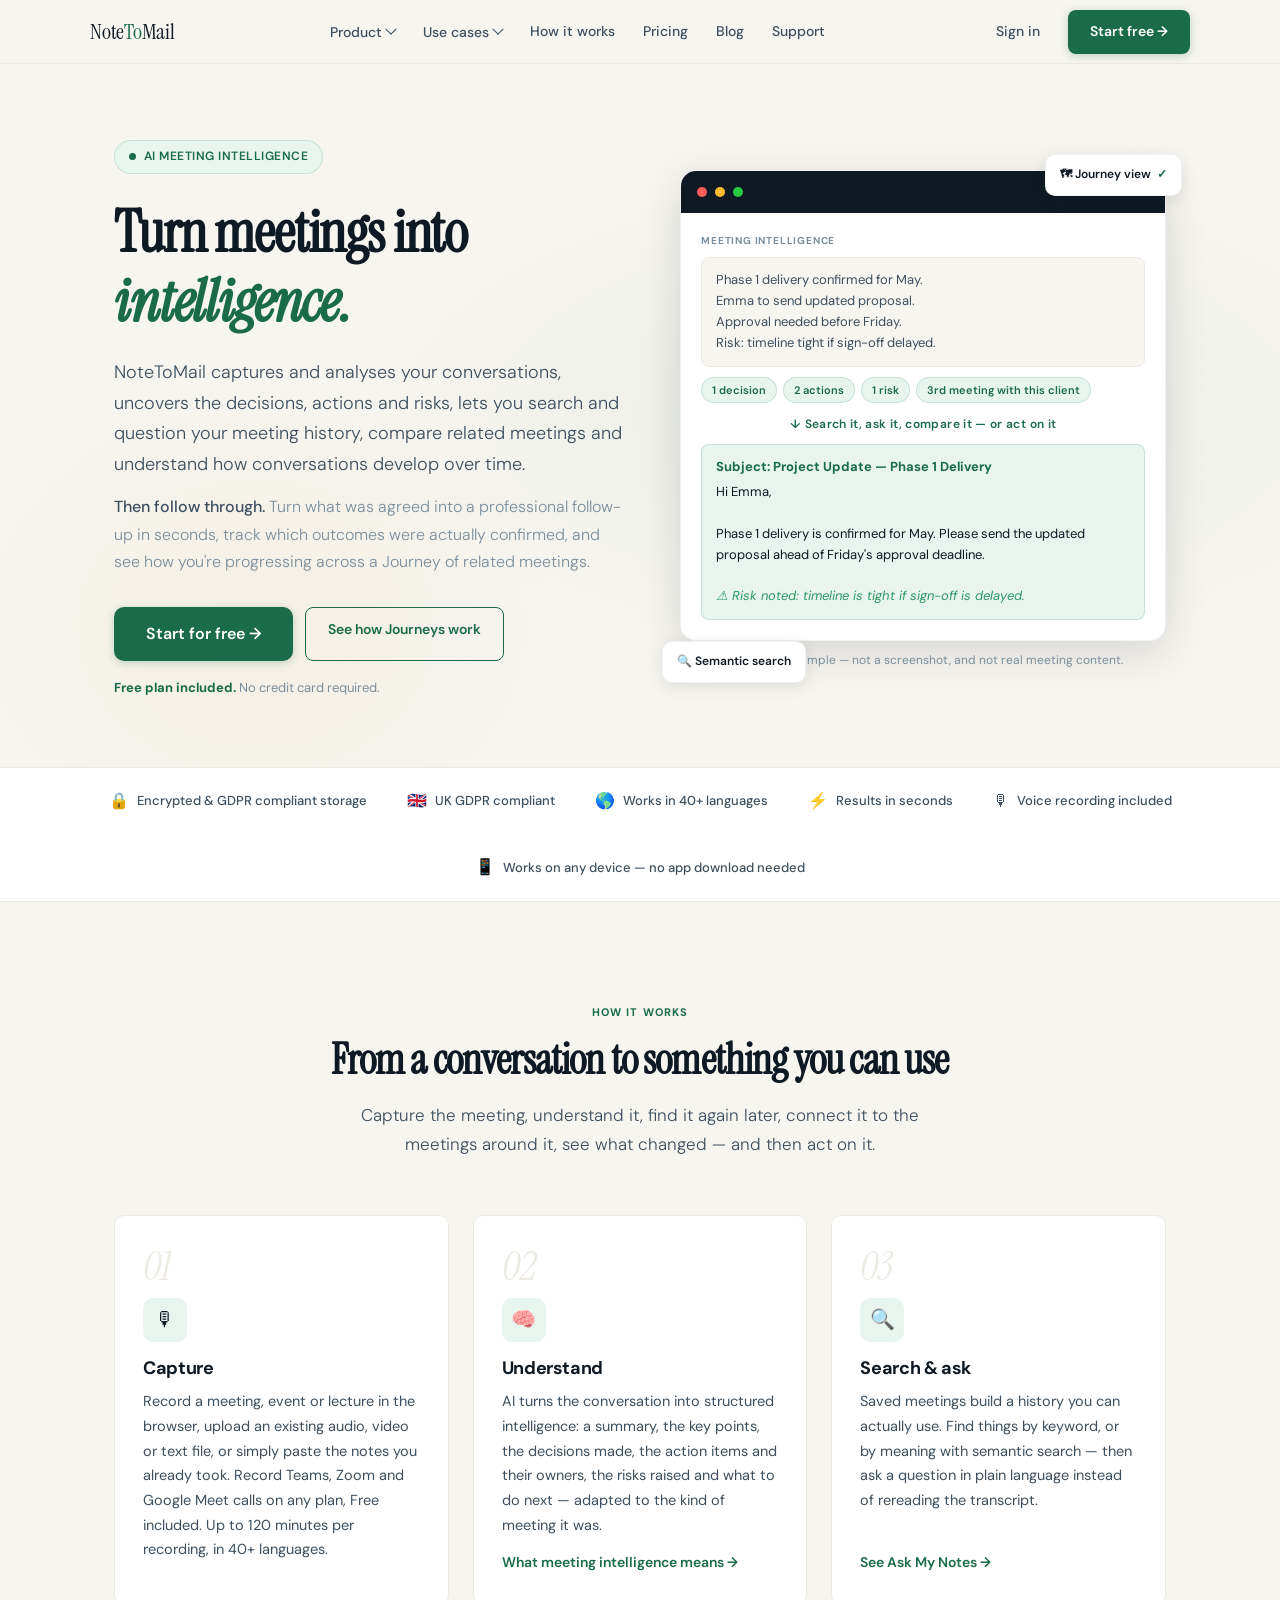
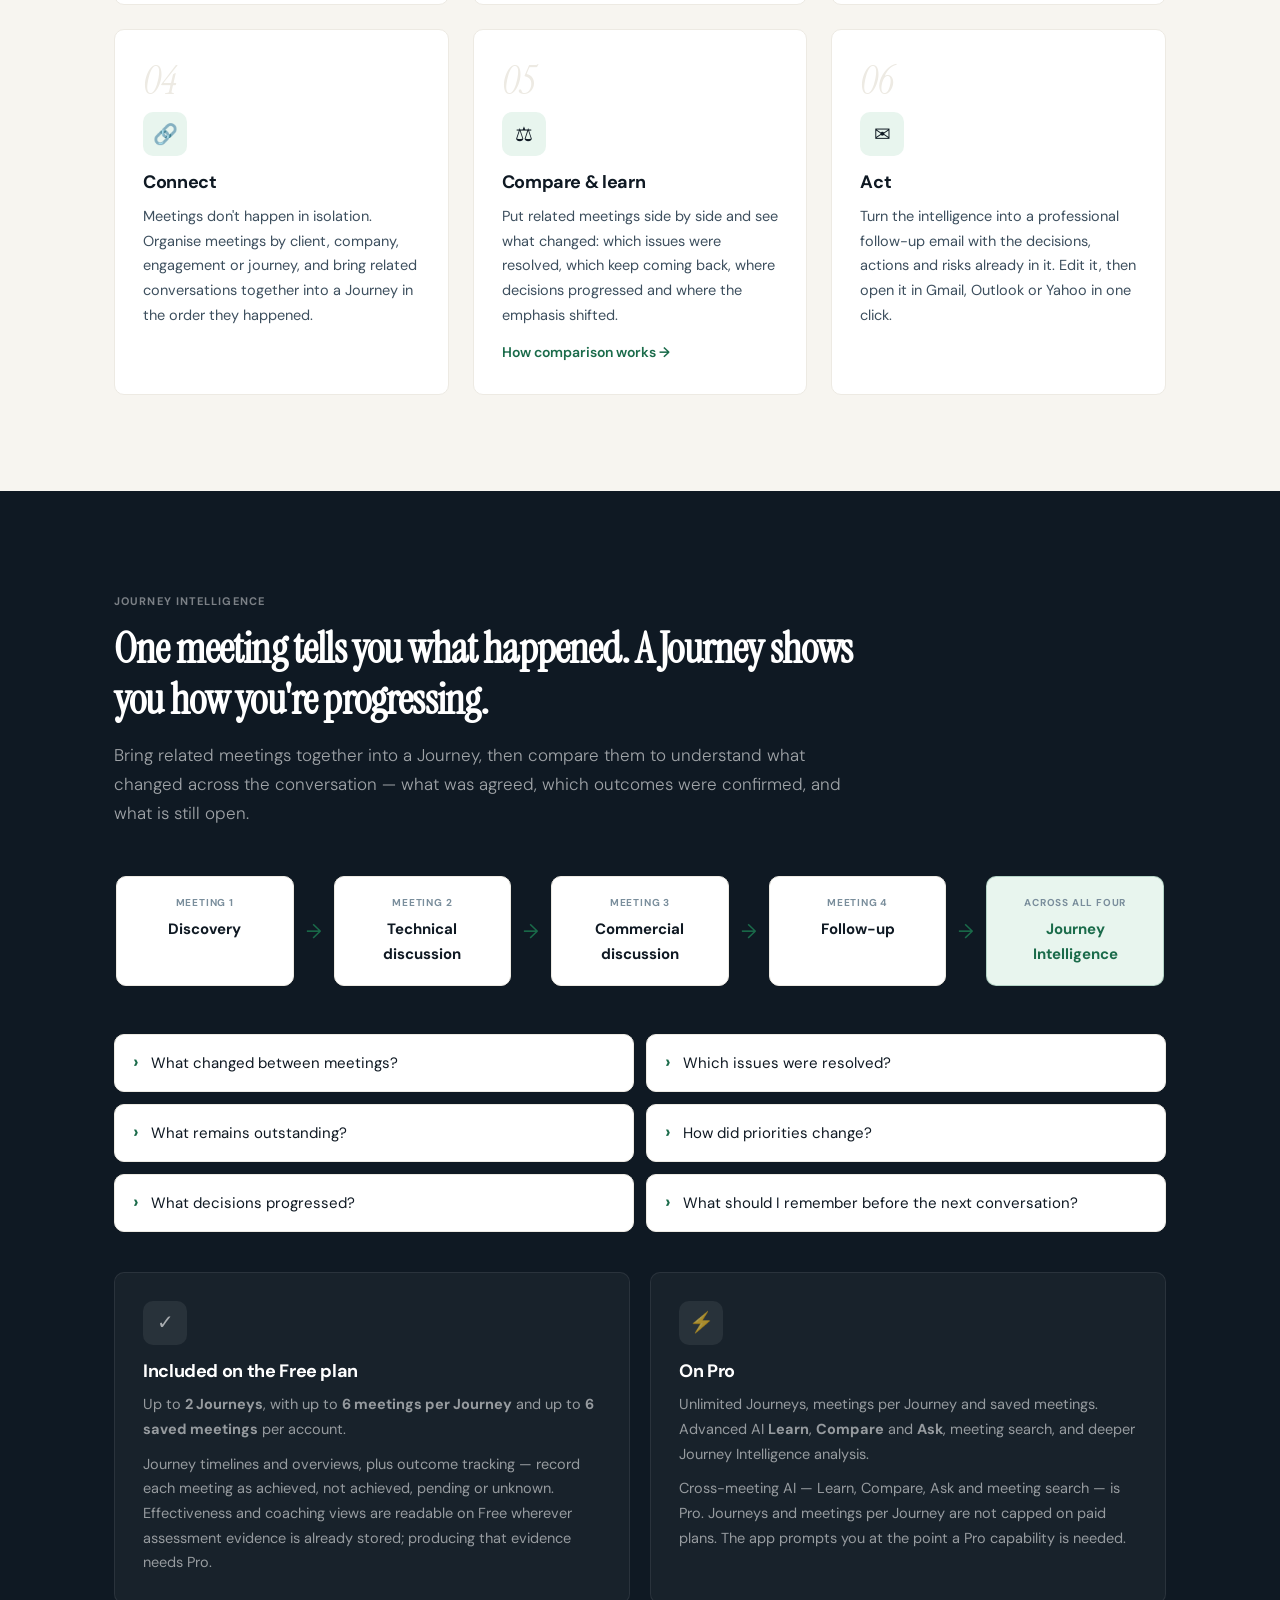
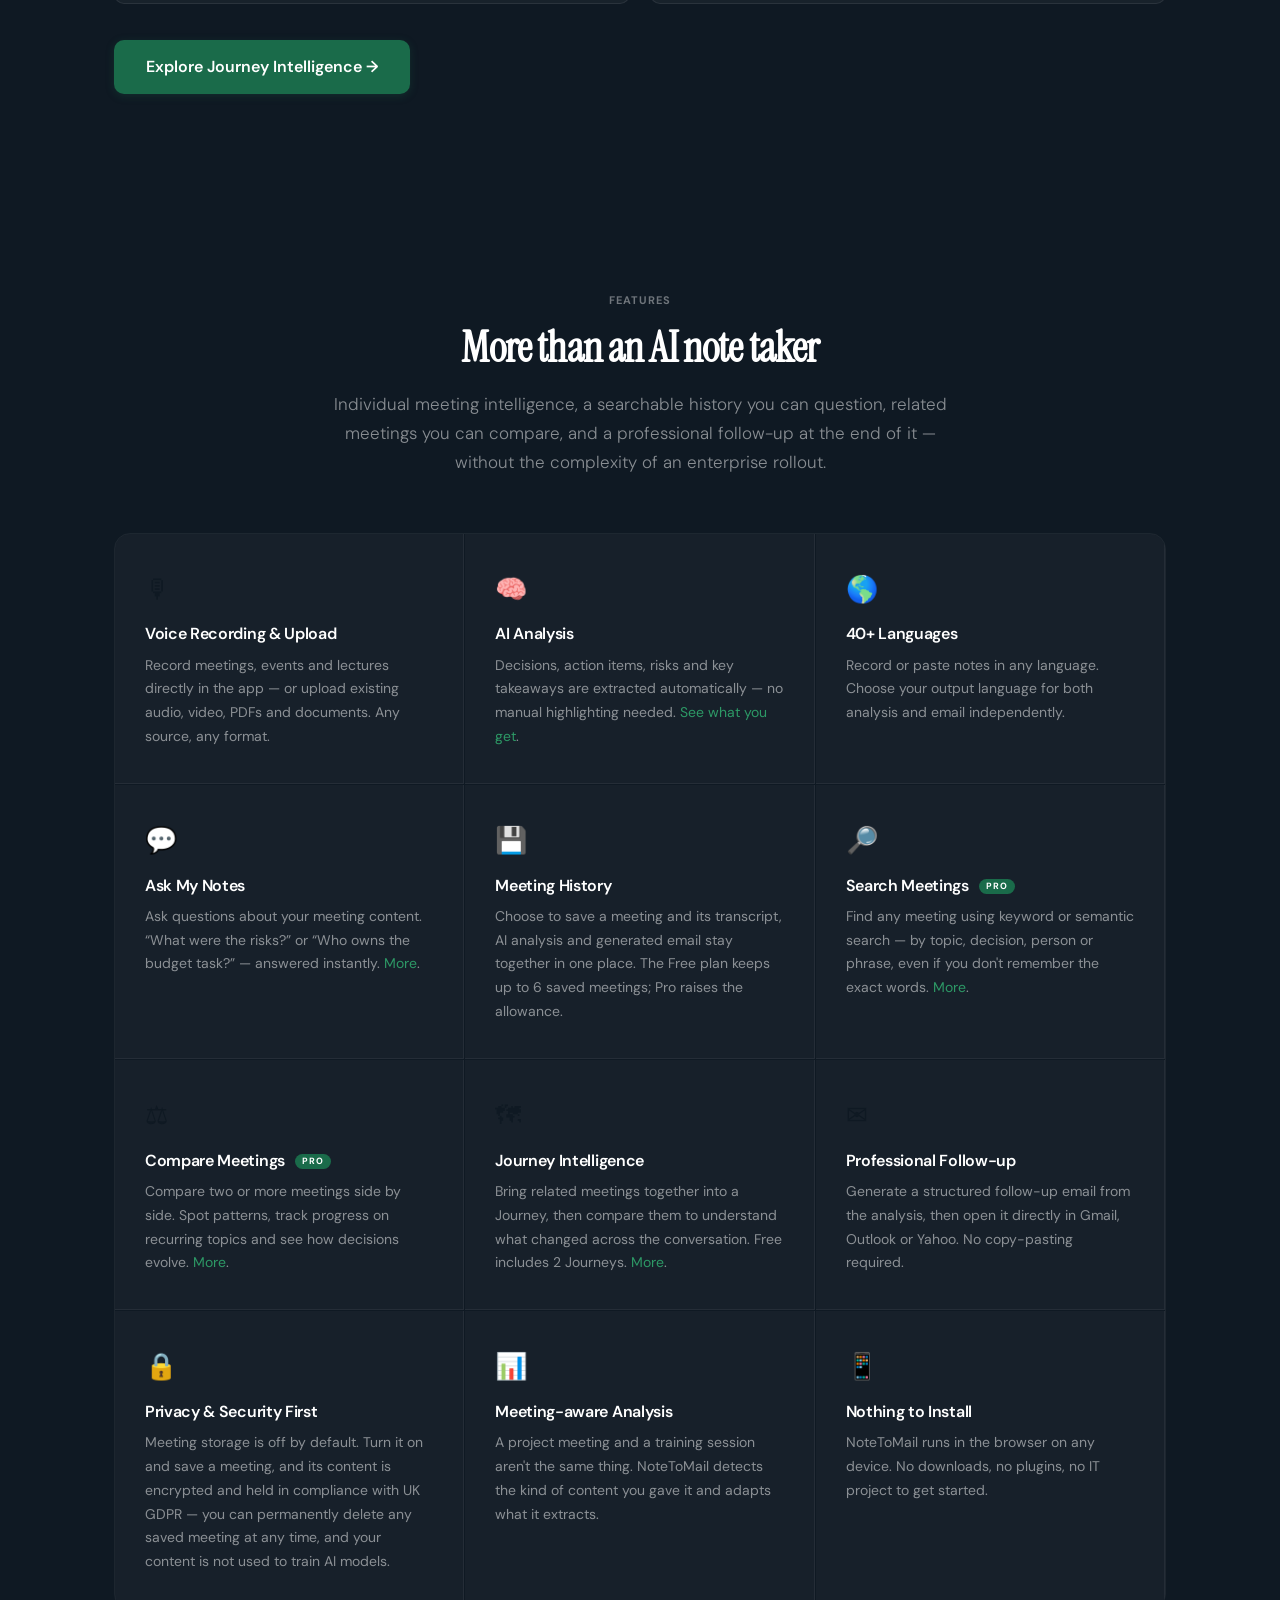
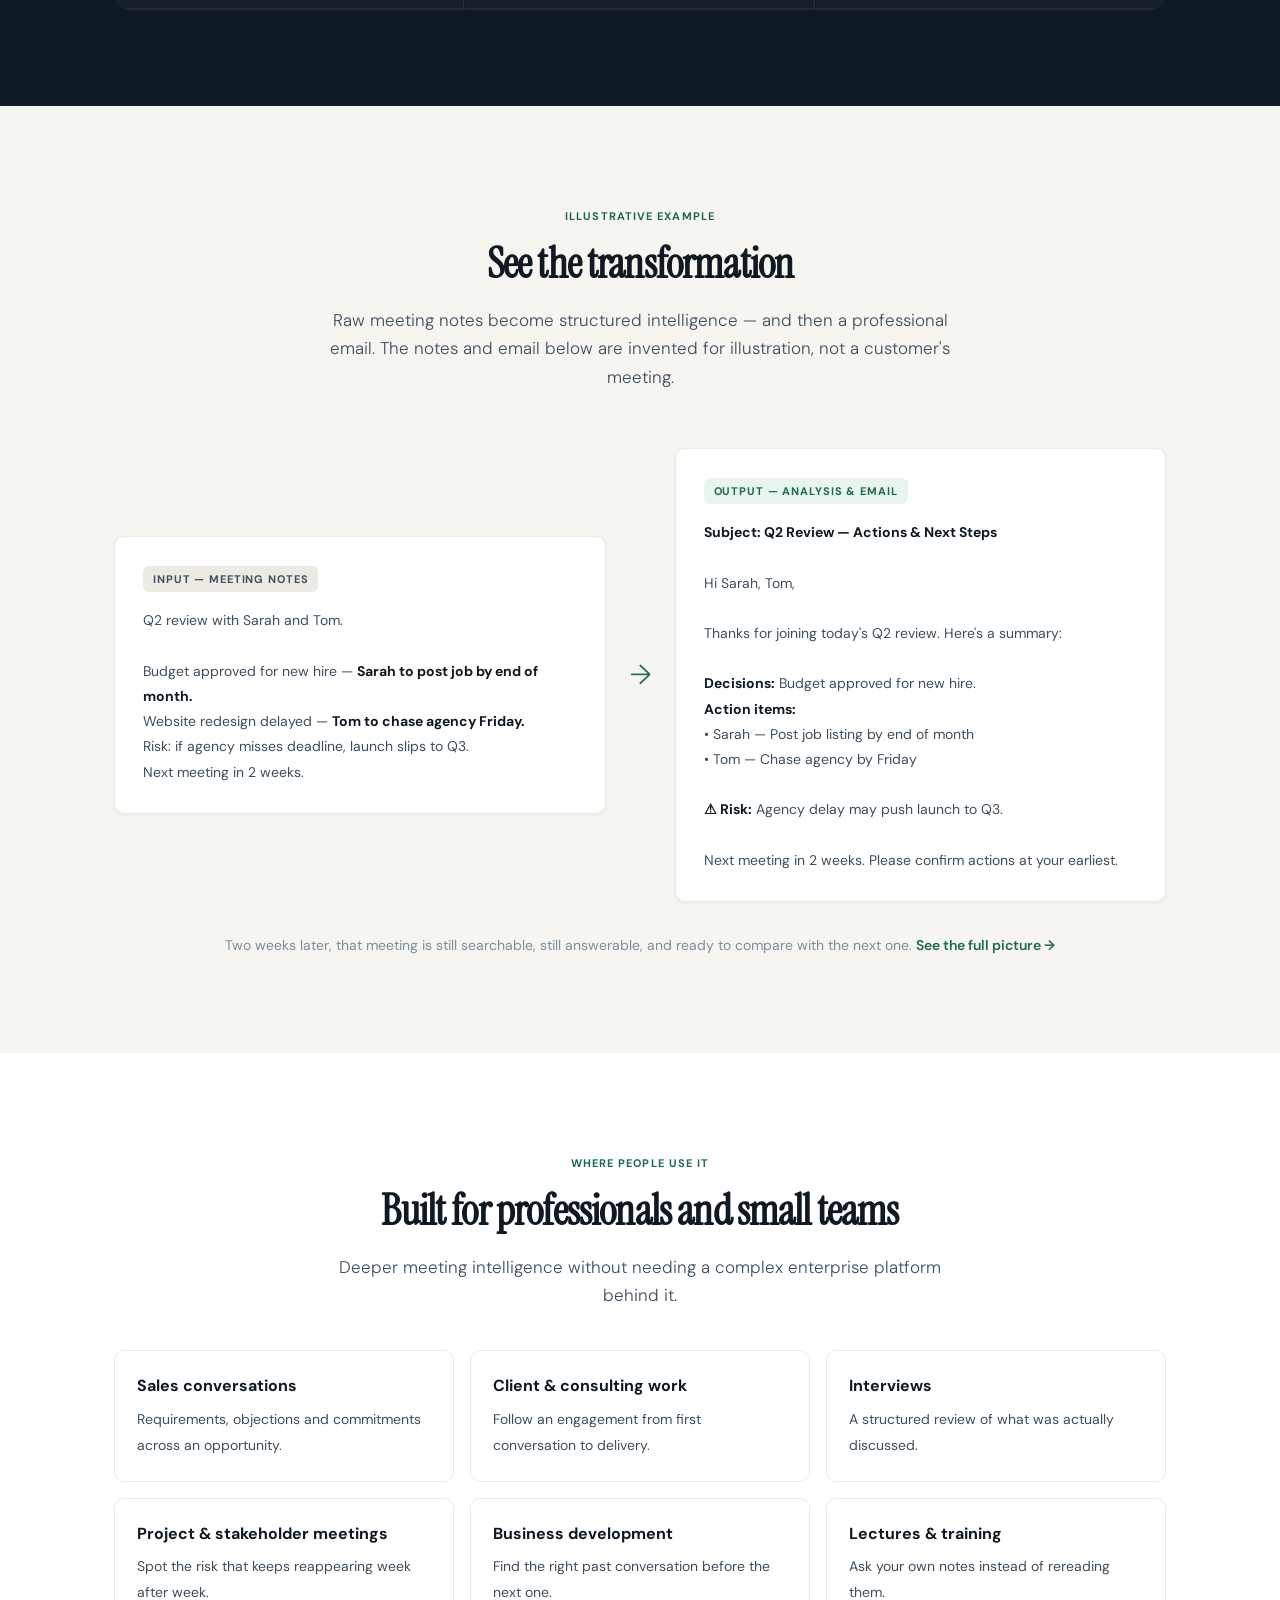
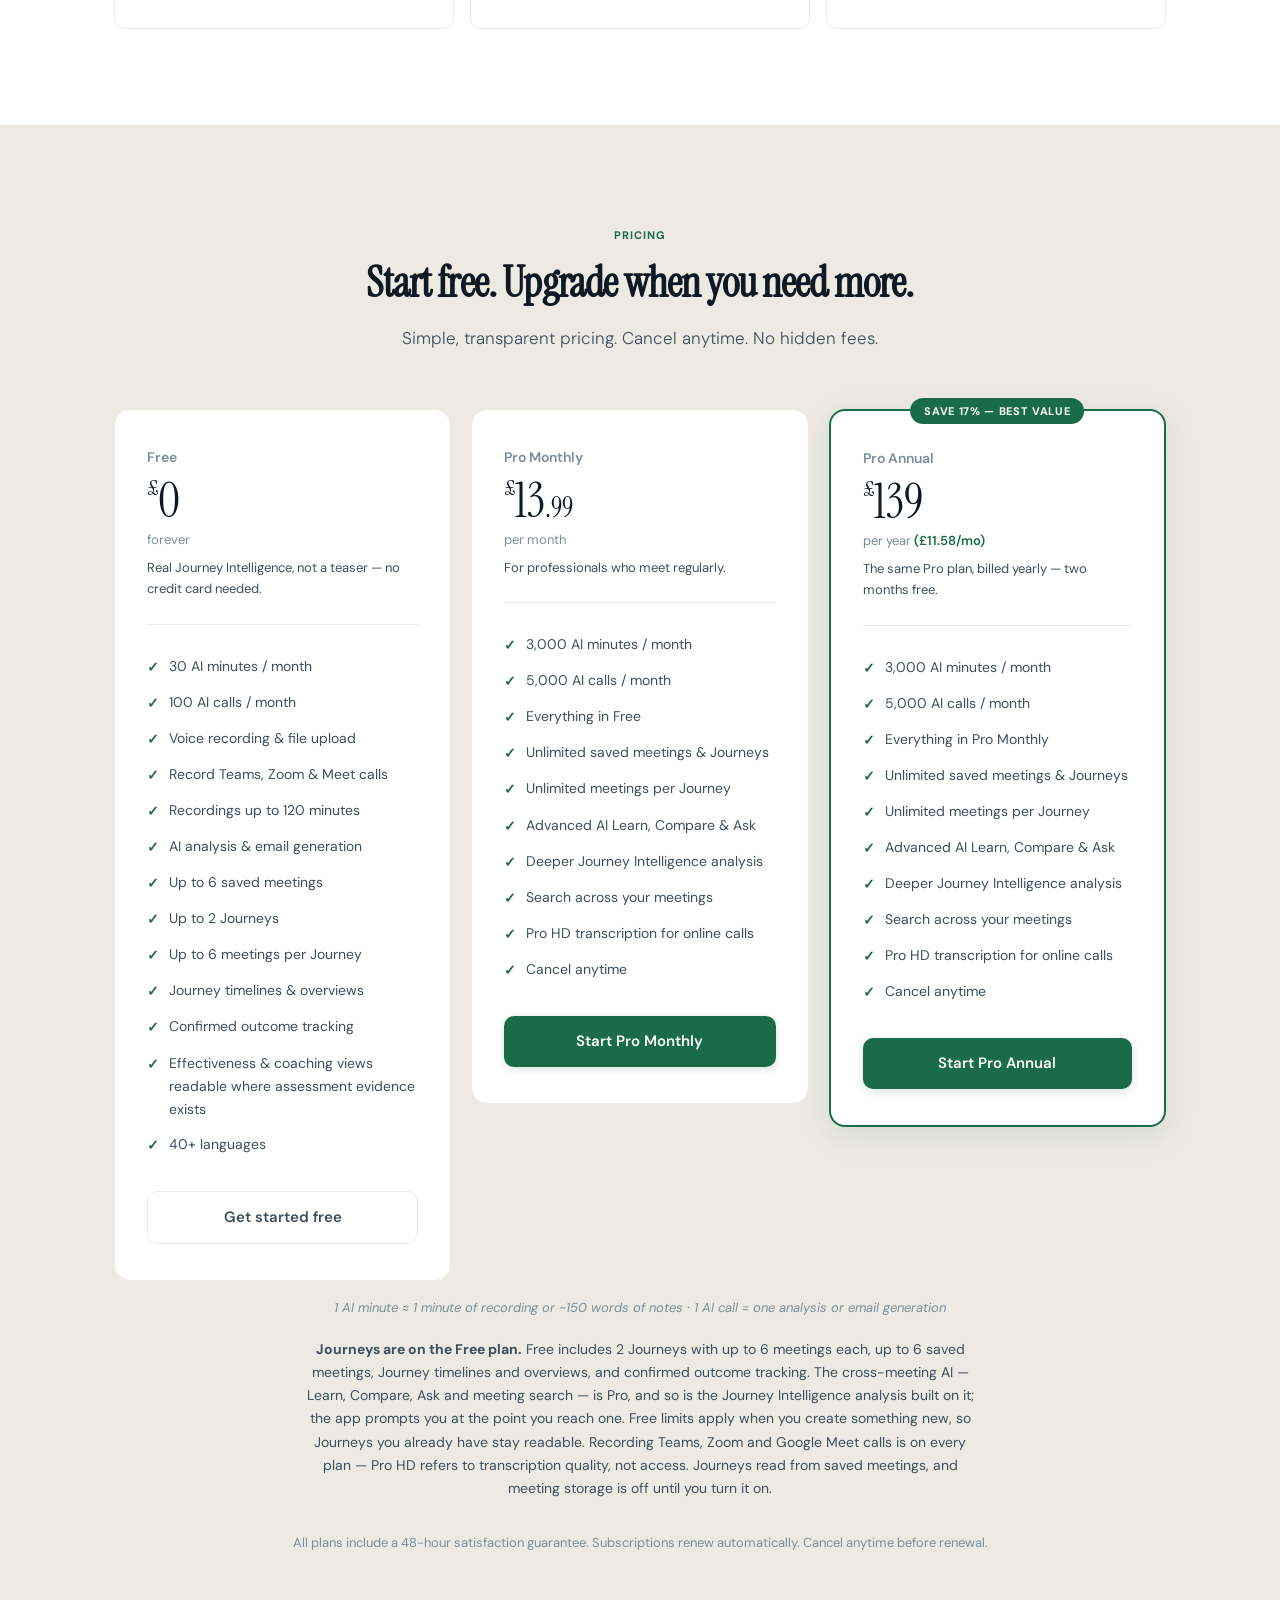
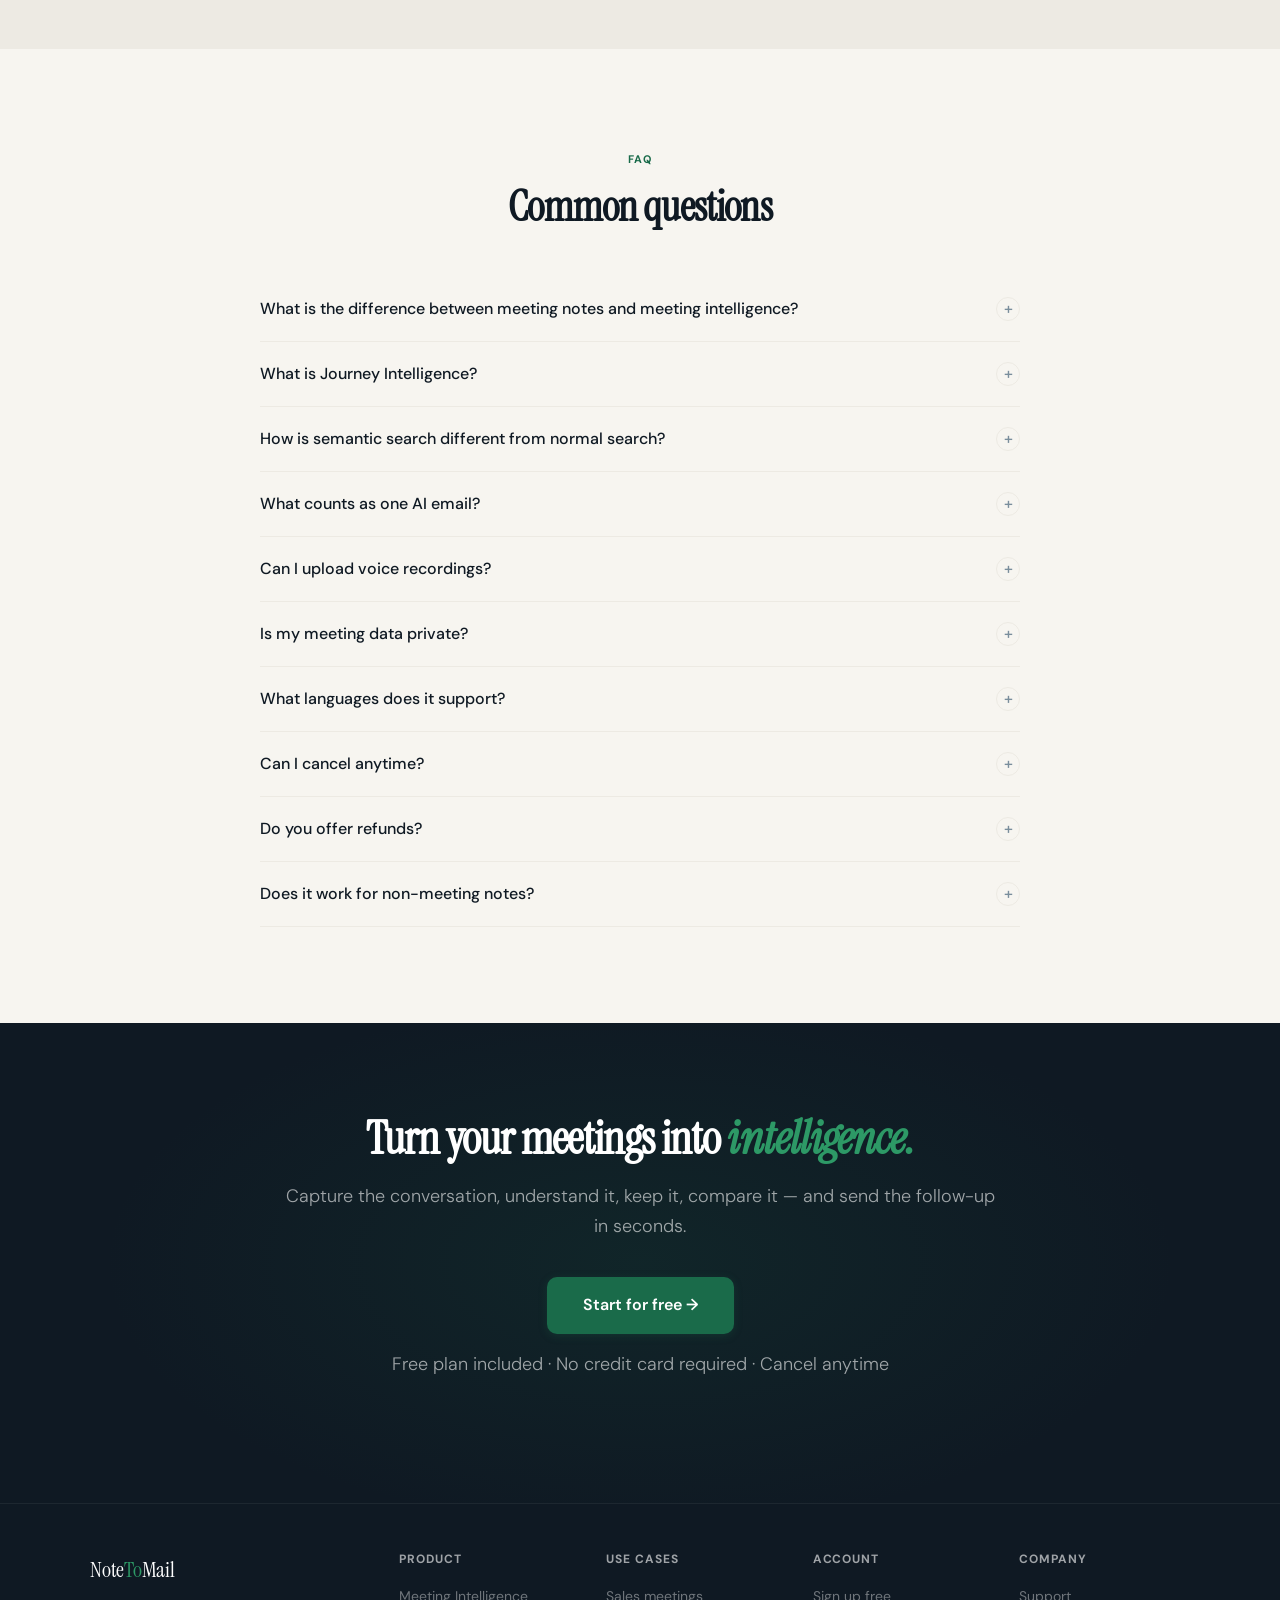
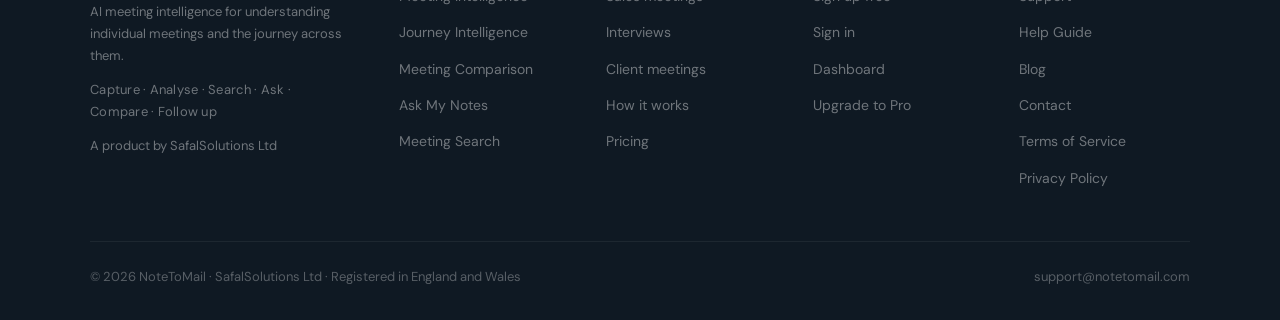
<file: index.html>
<!DOCTYPE html>
<html lang="en">
<head>
  <meta charset="UTF-8" />
  <meta name="viewport" content="width=device-width, initial-scale=1.0" />
  <meta name="google-site-verification" content="jN5_sM2YT8TlNI9cLQJbFQOp0LBzG-FJ69l03ibrVQM">
  <title>NoteToMail | AI Meeting Intelligence &amp; Journey Intelligence</title>
  <meta name="description" content="AI meeting intelligence: capture and analyse meetings, bring related ones into a Journey, track confirmed outcomes and turn insights into professional follow-ups.">
  <meta name="keywords" content="AI meeting intelligence, meeting intelligence platform, AI meeting analysis, meeting journey, journey intelligence, meeting comparison, semantic meeting search, ask questions about meetings, conversation intelligence, AI meeting notes, follow-up email generator">
  <link rel="canonical" href="https://notetomail.com/">

  <!---linkedln-->
  <script type="text/javascript">
  _linkedin_partner_id = "8895330";
  window._linkedin_data_partner_ids = window._linkedin_data_partner_ids || [];
  window._linkedin_data_partner_ids.push(_linkedin_partner_id);
  </script><script type="text/javascript">
  (function(l) {
  if (!l){window.lintrk = function(a,b){window.lintrk.q.push([a,b])};
  window.lintrk.q=[]}
  var s = document.getElementsByTagName("script")[0];
  var b = document.createElement("script");
  b.type = "text/javascript";b.async = true;
  b.src = "https://snap.licdn.com/li.lms-analytics/insight.min.js";
  s.parentNode.insertBefore(b, s);})(window.lintrk);
  </script>
  <noscript>
  <img height="1" width="1" style="display:none;" alt="" src="https://px.ads.linkedin.com/collect/?pid=8895330&fmt=gif" />
  </noscript>

  <!-- Open Graph -->
  <meta property="og:title" content="NoteToMail | AI Meeting Intelligence &amp; Journey Intelligence">
  <meta property="og:description" content="AI meeting intelligence: capture and analyse meetings, bring related ones into a Journey, track confirmed outcomes and turn insights into professional follow-ups.">
  <meta property="og:url" content="https://notetomail.com/">
  <meta property="og:site_name" content="NoteToMail">
  <meta property="og:type" content="website">
  <meta property="og:image" content="https://notetomail.com/og-image.png">
  <meta property="og:image:width" content="1200">
  <meta property="og:image:height" content="630">

  <!-- Twitter -->
  <meta name="twitter:card" content="summary_large_image">
  <meta name="twitter:title" content="NoteToMail | AI Meeting Intelligence &amp; Journey Intelligence">
  <meta name="twitter:description" content="AI meeting intelligence: capture and analyse meetings, bring related ones into a Journey, track confirmed outcomes and turn insights into professional follow-ups.">
  <meta name="twitter:image" content="https://notetomail.com/og-image.png">

  <link rel="preconnect" href="https://fonts.googleapis.com" />
  <link rel="preconnect" href="https://fonts.gstatic.com" crossorigin />
  <link href="https://fonts.googleapis.com/css2?family=Instrument+Serif:ital@0;1&family=DM+Sans:opsz,wght@9..40,300;9..40,400;9..40,500;9..40,600&display=swap" rel="stylesheet" />
  <link rel="stylesheet" href="/assets/site.css" />

  <script type="application/ld+json">
  {
    "@context": "https://schema.org",
    "@graph": [
      {
        "@type": "Organization",
        "@id": "https://notetomail.com/#organization",
        "name": "NoteToMail",
        "url": "https://notetomail.com",
        "logo": "https://notetomail.com/og-image.png",
        "email": "support@notetomail.com",
        "parentOrganization": {
          "@type": "Organization",
          "name": "SafalSolutions Ltd",
          "url": "https://www.safalsolutions.co.uk"
        }
      },
      {
        "@type": "WebSite",
        "@id": "https://notetomail.com/#website",
        "name": "NoteToMail",
        "url": "https://notetomail.com",
        "inLanguage": "en-GB",
        "description": "AI meeting intelligence for understanding individual meetings and the journey across them.",
        "publisher": { "@id": "https://notetomail.com/#organization" }
      },
      {
        "@type": "SoftwareApplication",
        "@id": "https://notetomail.com/#app",
        "name": "NoteToMail",
        "url": "https://notetomail.com",
        "applicationCategory": "BusinessApplication",
        "operatingSystem": "Web browser",
        "description": "AI meeting intelligence. Record or upload meetings, get summaries, decisions, action items and risks, search and question your meeting history, compare related meetings and generate professional follow-up emails.",
        "image": "https://notetomail.com/og-image.png",
        "publisher": { "@id": "https://notetomail.com/#organization" },
        "featureList": [
          "Meeting recording and file upload",
          "Automatic transcription",
          "AI meeting analysis with summary, decisions, action items and risks",
          "Saved meeting history",
          "Keyword and semantic meeting search",
          "Ask My Notes natural-language questions",
          "Meeting comparison across related meetings",
          "Journeys grouping related meetings with timelines and overviews",
          "Confirmed outcome tracking across a Journey",
          "Professional follow-up email generation",
          "Input in 40+ languages"
        ],
        "offers": [
          { "@type": "Offer", "name": "Free", "price": "0", "priceCurrency": "GBP", "url": "https://notetomail.com/#pricing" },
          { "@type": "Offer", "name": "Pro Monthly", "price": "13.99", "priceCurrency": "GBP", "url": "https://notetomail.com/#pricing" },
          { "@type": "Offer", "name": "Pro Annual", "price": "139", "priceCurrency": "GBP", "url": "https://notetomail.com/#pricing" }
        ]
      }
    ]
  }
  </script>

  <style>
    /* ── Homepage-only styles (shared system lives in /assets/site.css) ── */

    /* Hero */
    .hero { padding: 76px 0 68px; position: relative; overflow: hidden; }
    .hero::before {
      content: ''; position: absolute; inset: 0;
      background:
        radial-gradient(ellipse 60% 50% at 70% 50%, rgba(26,107,74,0.06) 0%, transparent 70%),
        radial-gradient(ellipse 40% 60% at 20% 80%, rgba(200,144,42,0.05) 0%, transparent 60%);
      pointer-events: none;
    }
    .hero .container { position: relative; }
    .hero-inner { display: grid; grid-template-columns: 1.05fr 1fr; gap: 56px; align-items: center; }
    .hero-badge::before {
      content: ''; width: 7px; height: 7px;
      background: var(--accent); border-radius: 50%;
      animation: pulse 2s infinite;
    }
    @keyframes pulse {
      0%, 100% { opacity: 1; transform: scale(1); }
      50% { opacity: 0.5; transform: scale(1.3); }
    }
    .hero h1 {
      font-family: 'Instrument Serif', serif;
      font-size: clamp(38px, 5vw, 58px);
      color: var(--ink); margin-bottom: 20px;
    }
    .hero h1 em { font-style: italic; color: var(--accent); }
    .hero-sub {
      font-size: 18px; color: var(--ink-soft);
      line-height: 1.7; margin-bottom: 14px; font-weight: 300;
    }
    .hero-sub-alt {
      font-size: 16px; color: var(--ink-muted);
      line-height: 1.7; margin-bottom: 32px; font-weight: 300;
    }
    .hero-sub-alt strong { color: var(--ink-soft); font-weight: 500; }

    /* App preview card */
    .hero-visual { position: relative; }
    .app-card {
      background: var(--white); border-radius: 16px;
      box-shadow: var(--shadow-lg); overflow: hidden;
      border: 1px solid rgba(15,25,35,0.06);
    }
    .app-card-header {
      background: var(--ink); padding: 12px 16px;
      display: flex; align-items: center; gap: 8px;
    }
    .dot { width: 10px; height: 10px; border-radius: 50%; }
    .dot-r { background: #ff5f57; } .dot-y { background: #ffbd2e; } .dot-g { background: #28ca41; }
    .app-card-header span {
      margin-left: auto; font-size: 11px;
      color: rgba(255,255,255,0.4); font-family: monospace;
    }
    .app-card-body { padding: 20px; }
    .app-label {
      font-size: 10px; font-weight: 700; letter-spacing: 0.08em;
      text-transform: uppercase; color: var(--ink-muted); margin-bottom: 8px;
    }
    .app-note-box {
      background: var(--paper); border: 1px solid var(--paper-warm);
      border-radius: 8px; padding: 12px 14px;
      font-size: 13px; color: var(--ink-soft); line-height: 1.6;
    }
    .app-chips { display: flex; flex-wrap: wrap; gap: 6px; margin-top: 10px; }
    .app-chip {
      font-size: 11px; font-weight: 600;
      background: var(--accent-lt); color: var(--accent);
      border: 1px solid rgba(26,107,74,0.15);
      border-radius: 100px; padding: 3px 10px;
    }
    .app-arrow { text-align: center; font-size: 12px; color: var(--accent); margin: 12px 0 10px; font-weight: 600; letter-spacing: 0.03em; }
    .app-email-box {
      background: var(--accent-lt); border: 1px solid rgba(26,107,74,0.15);
      border-radius: 8px; padding: 12px 14px;
      font-size: 13px; color: var(--ink); line-height: 1.6;
    }
    .app-email-box strong { color: var(--accent); display: block; margin-bottom: 4px; }
    .app-figure { margin: 0; }
    .app-caption {
      margin-top: 10px; text-align: center;
      font-size: 12px; color: var(--ink-muted); line-height: 1.5;
    }
    .floating-tag {
      position: absolute; background: var(--white);
      border-radius: 10px; padding: 10px 14px;
      box-shadow: var(--shadow-md);
      font-size: 12px; font-weight: 600;
      display: flex; align-items: center; gap: 6px;
      border: 1px solid rgba(15,25,35,0.06);
      animation: float 3s ease-in-out infinite;
    }
    @keyframes float {
      0%, 100% { transform: translateY(0); }
      50% { transform: translateY(-6px); }
    }
    .tag-1 { top: -16px; right: -16px; animation-delay: 0s; }
    .tag-2 { bottom: -14px; left: -18px; animation-delay: 1.5s; }

    @media (max-width: 900px) {
      .hero-inner { grid-template-columns: 1fr; }
      .hero-visual { display: none; }
    }

    /* Trust bar */
    .trust-bar {
      background: var(--white);
      border-top: 1px solid var(--paper-warm);
      border-bottom: 1px solid var(--paper-warm);
      padding: 20px 24px;
    }
    .trust-inner {
      max-width: 1100px; margin: 0 auto;
      display: flex; align-items: center; justify-content: center;
      gap: 40px; flex-wrap: wrap;
    }
    .trust-item {
      display: flex; align-items: center; gap: 8px;
      font-size: 13px; font-weight: 500; color: var(--ink-soft);
    }
    .trust-item span { font-size: 16px; }

    /* Product story steps */
    .story-grid {
      display: grid; grid-template-columns: repeat(3, 1fr);
      gap: 24px; margin-top: 56px;
    }
    .story-card {
      background: var(--white); border-radius: var(--r);
      padding: 30px 28px; border: 1px solid var(--paper-warm);
      transition: box-shadow 0.2s, transform 0.2s;
      display: flex; flex-direction: column;
    }
    .story-card:hover { box-shadow: var(--shadow-md); transform: translateY(-2px); }
    .story-num {
      font-family: 'Instrument Serif', serif; font-style: italic;
      font-size: 40px; color: var(--paper-warm); line-height: 1; margin-bottom: 12px;
    }
    .story-icon {
      width: 44px; height: 44px; border-radius: 10px;
      background: var(--accent-lt);
      display: flex; align-items: center; justify-content: center;
      font-size: 20px; margin-bottom: 16px;
    }
    .story-card h3 { font-size: 18px; margin-bottom: 10px; }
    .story-card p { font-size: 14.5px; color: var(--ink-soft); line-height: 1.7; }
    .story-card .card-link {
      margin-top: auto; padding-top: 14px;
      font-size: 14px; font-weight: 600; color: var(--accent); text-decoration: none;
    }
    .story-card .card-link:hover { text-decoration: underline; }
    @media (max-width: 900px) { .story-grid { grid-template-columns: repeat(2, 1fr); } }
    @media (max-width: 620px) { .story-grid { grid-template-columns: 1fr; } }

    /* Features grid (dark) */
    .features-bg { background: var(--ink); }
    .features-grid {
      display: grid; grid-template-columns: repeat(3, 1fr);
      gap: 1px; margin-top: 56px;
      border: 1px solid rgba(255,255,255,0.06);
      border-radius: 16px; overflow: hidden;
    }
    .feat-card {
      padding: 34px 30px; background: rgba(255,255,255,0.03);
      border-right: 1px solid rgba(255,255,255,0.06);
      border-bottom: 1px solid rgba(255,255,255,0.06);
      transition: background 0.2s;
    }
    .feat-card:hover { background: rgba(255,255,255,0.06); }
    .feat-icon { font-size: 26px; margin-bottom: 14px; display: block; }
    .feat-card h3 { font-size: 16px; color: var(--white); margin-bottom: 10px; font-weight: 600; }
    .feat-card p { font-size: 14px; color: rgba(255,255,255,0.5); line-height: 1.7; }
    .feat-card a { color: var(--accent-mid); text-decoration: none; }
    .feat-card a:hover { text-decoration: underline; }
    @media (max-width: 900px) { .features-grid { grid-template-columns: repeat(2, 1fr); } }
    @media (max-width: 600px) { .features-grid { grid-template-columns: 1fr; } }

    /* Demo */
    .demo-grid {
      display: grid; grid-template-columns: 1fr auto 1fr;
      gap: 24px; align-items: center; margin-top: 56px;
    }
    .demo-card {
      background: var(--white); border-radius: var(--r);
      padding: 28px; border: 1px solid var(--paper-warm);
      box-shadow: var(--shadow-sm);
    }
    .demo-card-label {
      font-size: 11px; font-weight: 700; letter-spacing: 0.08em;
      text-transform: uppercase; padding: 4px 10px;
      border-radius: 6px; display: inline-block; margin-bottom: 16px;
    }
    .label-input { background: var(--paper-warm); color: var(--ink-soft); }
    .label-output { background: var(--accent-lt); color: var(--accent); }
    .demo-text { font-size: 14px; color: var(--ink-soft); line-height: 1.8; }
    .demo-text strong { color: var(--ink); }
    .demo-arrow { font-size: 28px; color: var(--accent); font-weight: 300; }
    @media (max-width: 700px) {
      .demo-grid { grid-template-columns: 1fr; }
      .demo-arrow { text-align: center; }
    }

    /* Pricing */
    .pricing-bg { background: var(--paper-warm); }
    .pricing-grid {
      display: grid; grid-template-columns: repeat(3, 1fr);
      gap: 20px; margin-top: 56px; align-items: start;
    }
    .price-card {
      background: var(--white); border-radius: 16px;
      padding: 36px 32px; border: 1px solid var(--paper-warm);
      position: relative; transition: box-shadow 0.2s;
    }
    .price-card:hover { box-shadow: var(--shadow-md); }
    .price-card.featured {
      border: 2px solid var(--accent);
      box-shadow: 0 8px 32px rgba(26,107,74,0.12);
    }
    .price-badge {
      position: absolute; top: -13px; left: 50%; transform: translateX(-50%);
      background: var(--accent); color: var(--white);
      font-size: 11px; font-weight: 700; letter-spacing: 0.06em;
      text-transform: uppercase; padding: 4px 14px; border-radius: 100px;
      white-space: nowrap;
    }
    .price-name { font-size: 14px; font-weight: 600; color: var(--ink-muted); margin-bottom: 8px; }
    .price-amount {
      font-family: 'Instrument Serif', serif;
      font-size: 48px; color: var(--ink); line-height: 1; margin-bottom: 4px;
    }
    .price-amount sup { font-size: 22px; vertical-align: top; margin-top: 8px; }
    .price-period { font-size: 13px; color: var(--ink-muted); margin-bottom: 6px; }
    .price-desc { font-size: 13px; color: var(--ink-soft); margin-bottom: 24px; }
    .price-divider { height: 1px; background: var(--paper-warm); margin: 24px 0; }
    .price-features { list-style: none; }
    .price-features li {
      display: flex; align-items: flex-start; gap: 10px;
      font-size: 14px; color: var(--ink-soft); padding: 6px 0;
    }
    .price-features li::before {
      content: '\2713'; color: var(--accent);
      font-weight: 700; flex-shrink: 0; margin-top: 1px;
    }
    .price-cta {
      display: block; width: 100%; text-align: center; text-decoration: none;
      padding: 13px; border-radius: 10px;
      font-weight: 600; font-size: 15px; margin-top: 28px;
      transition: all 0.2s;
    }
    .price-cta-outline { border: 1.5px solid var(--paper-warm); color: var(--ink-soft); }
    .price-cta-outline:hover { border-color: var(--accent); color: var(--accent); }
    .price-cta-filled {
      background: var(--accent); color: var(--white);
      box-shadow: 0 2px 8px rgba(26,107,74,0.2);
    }
    .price-cta-filled:hover {
      background: var(--accent-mid);
      box-shadow: 0 4px 16px rgba(26,107,74,0.3);
    }
    @media (max-width: 900px) {
      .pricing-grid { grid-template-columns: 1fr; max-width: 400px; margin-left: auto; margin-right: auto; }
    }
  </style>
</head>
<body>
<a class="skip-link" href="#main">Skip to content</a>

<nav class="site-nav">
  <div class="nav-inner">
    <a href="/" class="nav-logo">Note<span>To</span>Mail</a>
    <ul class="nav-links">
      <li class="nav-item-dd" data-open="false">
        <button class="nav-trigger" type="button" aria-expanded="false" aria-haspopup="true">Product <span class="caret" aria-hidden="true"></span></button>
        <ul class="nav-menu">
            <li><a href="/meeting-intelligence">Meeting Intelligence<small>Turn conversations into structured insight</small></a></li>
            <li><a href="/journey-intelligence">Journey Intelligence<small>Compare related meetings across a Journey</small></a></li>
            <li><a href="/meeting-comparison">Meeting Comparison<small>Compare related meetings side by side</small></a></li>
            <li><a href="/ask-my-notes">Ask My Notes<small>Ask questions about your meeting content</small></a></li>
            <li><a href="/meeting-search">Meeting Search<small>Keyword and semantic search across your history</small></a></li>
        </ul>
      </li>
      <li class="nav-item-dd" data-open="false">
        <button class="nav-trigger" type="button" aria-expanded="false" aria-haspopup="true">Use cases <span class="caret" aria-hidden="true"></span></button>
        <ul class="nav-menu">
            <li><a href="/sales-meeting-intelligence">Sales meetings<small>Requirements, objections and commitments</small></a></li>
            <li><a href="/interview-meeting-analysis">Interviews<small>Structured review of interview conversations</small></a></li>
            <li><a href="/journey-intelligence">Client &amp; project meetings<small>Understand a relationship across meetings</small></a></li>
        </ul>
      </li>
      <li><a href="/#how-it-works">How it works</a></li>
      <li><a href="/#pricing">Pricing</a></li>
      <li><a href="/blog/blog-index.html">Blog</a></li>
      <li><a href="/support.html">Support</a></li>
    </ul>
    <div class="nav-cta">
      <a href="https://app.notetomail.com/signin" class="btn-ghost">Sign in</a>
      <a href="https://app.notetomail.com/signup" class="btn-primary">Start free &rarr;</a>
    </div>
    <button class="hamburger" type="button" aria-label="Open menu" aria-expanded="false" aria-controls="mobileMenu">
      <span></span><span></span><span></span>
    </button>
  </div>
</nav>

<div class="mobile-menu" id="mobileMenu">
  <span class="mm-label">Product</span>
  <a href="/meeting-intelligence">Meeting Intelligence</a>
  <a href="/journey-intelligence">Journey Intelligence</a>
  <a href="/meeting-comparison">Meeting Comparison</a>
  <a href="/ask-my-notes">Ask My Notes</a>
  <a href="/meeting-search">Meeting Search</a>
  <span class="mm-label">Use cases</span>
  <a href="/sales-meeting-intelligence">Sales meetings</a>
  <a href="/interview-meeting-analysis">Interviews</a>
  <span class="mm-label">More</span>
  <a href="/#how-it-works">How it works</a>
  <a href="/#pricing">Pricing</a>
  <a href="/blog/blog-index.html">Blog</a>
  <a href="/support.html">Support</a>
  <a href="/help-guide.html">Help Guide</a>
  <a href="https://app.notetomail.com/signin">Sign in</a>
  <a href="https://app.notetomail.com/signup" class="btn-primary" style="text-align:center;margin-top:14px;">Start free &rarr;</a>
</div>
<main id="main">

<!-- ══════════════════════════════════════════════
     HERO
══════════════════════════════════════════════ -->
<section class="hero">
  <div class="container">
    <div class="hero-inner">
      <div>
        <div class="hero-badge fade-up">AI Meeting Intelligence</div>
        <h1 class="fade-up fade-up-d1">
          Turn meetings into <em>intelligence.</em>
        </h1>
        <p class="hero-sub fade-up fade-up-d2">
          NoteToMail captures and analyses your conversations, uncovers the decisions, actions and risks,
          lets you search and question your meeting history, compare related meetings and understand how
          conversations develop over time.
        </p>
        <p class="hero-sub-alt fade-up fade-up-d2">
          <strong>Then follow through.</strong> Turn what was agreed into a professional follow-up in seconds, track
          which outcomes were actually confirmed, and see how you're progressing across a Journey of related meetings.
        </p>
        <div class="hero-actions fade-up fade-up-d3">
          <a href="https://app.notetomail.com/signup" class="btn-primary btn-primary-lg">Start for free &rarr;</a>
          <a href="/journey-intelligence" class="btn-outline btn-primary-lg">See how Journeys work</a>
        </div>
        <p class="hero-note fade-up fade-up-d3">
          <strong>Free plan included.</strong> No credit card required.
        </p>
      </div>

      <div class="hero-visual fade-up fade-up-d2">
        <figure class="app-figure" role="group" aria-label="Illustrative example of NoteToMail output">
        <div class="app-card">
          <div class="app-card-header">
            <div class="dot dot-r"></div>
            <div class="dot dot-y"></div>
            <div class="dot dot-g"></div>
            <span>NoteToMail</span>
          </div>
          <div class="app-card-body">
            <div class="app-label">Meeting intelligence</div>
            <div class="app-note-box">
              Phase 1 delivery confirmed for May.<br>
              Emma to send updated proposal.<br>
              Approval needed before Friday.<br>
              Risk: timeline tight if sign-off delayed.
            </div>
            <div class="app-chips">
              <span class="app-chip">1 decision</span>
              <span class="app-chip">2 actions</span>
              <span class="app-chip">1 risk</span>
              <span class="app-chip">3rd meeting with this client</span>
            </div>
            <div class="app-arrow">&darr; Search it, ask it, compare it &mdash; or act on it</div>
            <div class="app-email-box">
              <strong>Subject: Project Update &mdash; Phase 1 Delivery</strong>
              Hi Emma,<br><br>
              Phase 1 delivery is confirmed for May. Please send the updated proposal ahead of Friday's approval deadline.<br><br>
              <em style="color:var(--accent-mid)">&#9888; Risk noted: timeline is tight if sign-off is delayed.</em>
            </div>
          </div>
        </div>
        <figcaption class="app-caption">Illustrative example &mdash; not a screenshot, and not real meeting content.</figcaption>
        </figure>
        <div class="floating-tag tag-1">&#128506; Journey view <span style="color:var(--accent)">&#10003;</span></div>
        <div class="floating-tag tag-2">&#128269; Semantic search</div>
      </div>
    </div>
  </div>
</section>

<!-- ══════════════════════════════════════════════
     TRUST BAR
══════════════════════════════════════════════ -->
<div class="trust-bar">
  <div class="trust-inner">
    <div class="trust-item"><span>&#128274;</span> Encrypted &amp; GDPR compliant storage</div>
    <div class="trust-item"><span>&#127468;&#127463;</span> UK GDPR compliant</div>
    <div class="trust-item"><span>&#127758;</span> Works in 40+ languages</div>
    <div class="trust-item"><span>&#9889;</span> Results in seconds</div>
    <div class="trust-item"><span>&#127897;</span> Voice recording included</div>
    <div class="trust-item"><span>&#128241;</span> Works on any device &mdash; no app download needed</div>
  </div>
</div>

<!-- ══════════════════════════════════════════════
     PRODUCT STORY
══════════════════════════════════════════════ -->
<section class="section" id="how-it-works">
  <div class="container">
    <div class="text-center fade-up">
      <span class="section-label">How it works</span>
      <h2 class="section-title">From a conversation to something you can use</h2>
      <p class="section-sub">
        Capture the meeting, understand it, find it again later, connect it to the meetings around it,
        see what changed &mdash; and then act on it.
      </p>
    </div>

    <div class="story-grid">
      <div class="story-card fade-up">
        <div class="story-num">01</div>
        <div class="story-icon" aria-hidden="true">&#127897;</div>
        <h3>Capture</h3>
        <p>Record a meeting, event or lecture in the browser, upload an existing audio, video or text file, or simply
        paste the notes you already took. Record Teams, Zoom and Google Meet calls on any plan, Free included.
        Up to 120 minutes per recording, in 40+ languages.</p>
      </div>
      <div class="story-card fade-up fade-up-d1">
        <div class="story-num">02</div>
        <div class="story-icon" aria-hidden="true">&#129504;</div>
        <h3>Understand</h3>
        <p>AI turns the conversation into structured intelligence: a summary, the key points, the decisions made,
        the action items and their owners, the risks raised and what to do next &mdash; adapted to the kind of meeting it was.</p>
        <a class="card-link" href="/meeting-intelligence">What meeting intelligence means &rarr;</a>
      </div>
      <div class="story-card fade-up fade-up-d2">
        <div class="story-num">03</div>
        <div class="story-icon" aria-hidden="true">&#128269;</div>
        <h3>Search &amp; ask</h3>
        <p>Saved meetings build a history you can actually use. Find things by keyword, or by meaning with semantic
        search &mdash; then ask a question in plain language instead of rereading the transcript.</p>
        <a class="card-link" href="/ask-my-notes">See Ask My Notes &rarr;</a>
      </div>
      <div class="story-card fade-up">
        <div class="story-num">04</div>
        <div class="story-icon" aria-hidden="true">&#128279;</div>
        <h3>Connect</h3>
        <p>Meetings don't happen in isolation. Organise meetings by client, company, engagement or journey, and
        bring related conversations together into a Journey in the order they happened.</p>
      </div>
      <div class="story-card fade-up fade-up-d1">
        <div class="story-num">05</div>
        <div class="story-icon" aria-hidden="true">&#9878;</div>
        <h3>Compare &amp; learn</h3>
        <p>Put related meetings side by side and see what changed: which issues were resolved, which keep coming back,
        where decisions progressed and where the emphasis shifted.</p>
        <a class="card-link" href="/meeting-comparison">How comparison works &rarr;</a>
      </div>
      <div class="story-card fade-up fade-up-d2">
        <div class="story-num">06</div>
        <div class="story-icon" aria-hidden="true">&#9993;</div>
        <h3>Act</h3>
        <p>Turn the intelligence into a professional follow-up email with the decisions, actions and risks already in it.
        Edit it, then open it in Gmail, Outlook or Yahoo in one click.</p>
      </div>
    </div>
  </div>
</section>

<!-- ══════════════════════════════════════════════
     JOURNEY INTELLIGENCE
══════════════════════════════════════════════ -->
<section class="section band-dark" id="journey">
  <div class="container">
    <div class="fade-up" style="max-width:760px;">
      <span class="section-label">Journey Intelligence</span>
      <h2 class="section-title">One meeting tells you what happened. A Journey shows you how you're progressing.</h2>
      <p class="section-sub" style="max-width:none;">
        Bring related meetings together into a Journey, then compare them to understand what changed across the
        conversation &mdash; what was agreed, which outcomes were confirmed, and what is still open.
      </p>
    </div>

    <div class="flow fade-up fade-up-d1" style="margin-top:44px;">
      <div class="flow-step"><div class="flow-kicker">Meeting 1</div><strong>Discovery</strong></div>
      <div class="flow-arrow" aria-hidden="true">&rarr;</div>
      <div class="flow-step"><div class="flow-kicker">Meeting 2</div><strong>Technical discussion</strong></div>
      <div class="flow-arrow" aria-hidden="true">&rarr;</div>
      <div class="flow-step"><div class="flow-kicker">Meeting 3</div><strong>Commercial discussion</strong></div>
      <div class="flow-arrow" aria-hidden="true">&rarr;</div>
      <div class="flow-step"><div class="flow-kicker">Meeting 4</div><strong>Follow-up</strong></div>
      <div class="flow-arrow" aria-hidden="true">&rarr;</div>
      <div class="flow-step is-accent"><div class="flow-kicker">Across all four</div><strong>Journey Intelligence</strong></div>
    </div>

    <div class="q-grid fade-up fade-up-d2">
      <div class="q-item">What changed between meetings?</div>
      <div class="q-item">Which issues were resolved?</div>
      <div class="q-item">What remains outstanding?</div>
      <div class="q-item">How did priorities change?</div>
      <div class="q-item">What decisions progressed?</div>
      <div class="q-item">What should I remember before the next conversation?</div>
    </div>

    <div class="card-grid card-grid-2 fade-up fade-up-d3" style="margin-top:40px;">
      <div class="card">
        <div class="card-icon" aria-hidden="true">&#10003;</div>
        <h3>Included on the Free plan</h3>
        <p>Up to <strong>2 Journeys</strong>, with up to <strong>6 meetings per Journey</strong> and up to
        <strong>6 saved meetings</strong> per account.</p>
        <p>Journey timelines and overviews, plus outcome tracking &mdash; record each meeting as achieved, not
        achieved, pending or unknown. Effectiveness and coaching views are readable on Free wherever assessment
        evidence is already stored; producing that evidence needs Pro.</p>
      </div>
      <div class="card">
        <div class="card-icon" aria-hidden="true">&#9889;</div>
        <h3>On Pro</h3>
        <p>Unlimited Journeys, meetings per Journey and saved meetings. Advanced AI <strong>Learn</strong>,
        <strong>Compare</strong> and <strong>Ask</strong>, meeting search, and deeper Journey Intelligence analysis.</p>
        <p>Cross-meeting AI &mdash; Learn, Compare, Ask and meeting search &mdash; is Pro. Journeys and meetings
        per Journey are not capped on paid plans. The app prompts you at the point a Pro capability is needed.</p>
      </div>
    </div>

    <p class="fade-up fade-up-d3" style="margin-top:36px;">
      <a href="/journey-intelligence" class="btn-primary btn-primary-lg">Explore Journey Intelligence &rarr;</a>
    </p>
  </div>
</section>

<!-- ══════════════════════════════════════════════
     FEATURES
══════════════════════════════════════════════ -->
<section class="section features-bg" id="features">
  <div class="container">
    <div class="text-center fade-up">
      <span class="section-label" style="color:rgba(255,255,255,0.4)">Features</span>
      <h2 class="section-title" style="color:var(--white)">More than an AI note taker</h2>
      <p class="section-sub" style="color:rgba(255,255,255,0.5);margin:0 auto;">
        Individual meeting intelligence, a searchable history you can question, related meetings you can compare,
        and a professional follow-up at the end of it &mdash; without the complexity of an enterprise rollout.
      </p>
    </div>

    <div class="features-grid">
      <div class="feat-card fade-up">
        <span class="feat-icon" aria-hidden="true">&#127897;</span>
        <h3>Voice Recording &amp; Upload</h3>
        <p>Record meetings, events and lectures directly in the app &mdash; or upload existing audio, video, PDFs and documents. Any source, any format.</p>
      </div>
      <div class="feat-card fade-up fade-up-d1">
        <span class="feat-icon" aria-hidden="true">&#129504;</span>
        <h3>AI Analysis</h3>
        <p>Decisions, action items, risks and key takeaways are extracted automatically &mdash; no manual highlighting needed. <a href="/meeting-intelligence">See what you get</a>.</p>
      </div>
      <div class="feat-card fade-up fade-up-d2">
        <span class="feat-icon" aria-hidden="true">&#127758;</span>
        <h3>40+ Languages</h3>
        <p>Record or paste notes in any language. Choose your output language for both analysis and email independently.</p>
      </div>
      <div class="feat-card fade-up">
        <span class="feat-icon" aria-hidden="true">&#128172;</span>
        <h3>Ask My Notes</h3>
        <p>Ask questions about your meeting content. &ldquo;What were the risks?&rdquo; or &ldquo;Who owns the budget task?&rdquo; &mdash; answered instantly. <a href="/ask-my-notes">More</a>.</p>
      </div>
      <div class="feat-card fade-up fade-up-d1">
        <span class="feat-icon" aria-hidden="true">&#128190;</span>
        <h3>Meeting History</h3>
        <p>Choose to save a meeting and its transcript, AI analysis and generated email stay together in one place. The Free plan keeps up to 6 saved meetings; Pro raises the allowance.</p>
      </div>
      <div class="feat-card fade-up fade-up-d2">
        <span class="feat-icon" aria-hidden="true">&#128270;</span>
        <h3>Search Meetings <span class="pro-badge">Pro</span></h3>
        <p>Find any meeting using keyword or semantic search &mdash; by topic, decision, person or phrase, even if you don't remember the exact words. <a href="/meeting-search">More</a>.</p>
      </div>
      <div class="feat-card fade-up">
        <span class="feat-icon" aria-hidden="true">&#9878;</span>
        <h3>Compare Meetings <span class="pro-badge">Pro</span></h3>
        <p>Compare two or more meetings side by side. Spot patterns, track progress on recurring topics and see how decisions evolve. <a href="/meeting-comparison">More</a>.</p>
      </div>
      <div class="feat-card fade-up fade-up-d1">
        <span class="feat-icon" aria-hidden="true">&#128506;</span>
        <h3>Journey Intelligence</h3>
        <p>Bring related meetings together into a Journey, then compare them to understand what changed across the conversation. Free includes 2 Journeys. <a href="/journey-intelligence">More</a>.</p>
      </div>
      <div class="feat-card fade-up fade-up-d2">
        <span class="feat-icon" aria-hidden="true">&#9993;</span>
        <h3>Professional Follow-up</h3>
        <p>Generate a structured follow-up email from the analysis, then open it directly in Gmail, Outlook or Yahoo. No copy-pasting required.</p>
      </div>
      <div class="feat-card fade-up">
        <span class="feat-icon" aria-hidden="true">&#128274;</span>
        <h3>Privacy &amp; Security First</h3>
        <p>Meeting storage is off by default. Turn it on and save a meeting, and its content is encrypted and held in compliance with UK GDPR &mdash; you can permanently delete any saved meeting at any time, and your content is not used to train AI models.</p>
      </div>
      <div class="feat-card fade-up fade-up-d1">
        <span class="feat-icon" aria-hidden="true">&#128202;</span>
        <h3>Meeting-aware Analysis</h3>
        <p>A project meeting and a training session aren't the same thing. NoteToMail detects the kind of content you gave it and adapts what it extracts.</p>
      </div>
      <div class="feat-card fade-up fade-up-d2">
        <span class="feat-icon" aria-hidden="true">&#128241;</span>
        <h3>Nothing to Install</h3>
        <p>NoteToMail runs in the browser on any device. No downloads, no plugins, no IT project to get started.</p>
      </div>
    </div>
  </div>
</section>

<!-- ══════════════════════════════════════════════
     DEMO
══════════════════════════════════════════════ -->
<section class="section" id="demo">
  <div class="container">
    <div class="text-center fade-up">
      <span class="section-label">Illustrative example</span>
      <h2 class="section-title">See the transformation</h2>
      <p class="section-sub">Raw meeting notes become structured intelligence &mdash; and then a professional email.
      The notes and email below are invented for illustration, not a customer's meeting.</p>
    </div>

    <div class="demo-grid">
      <div class="demo-card fade-up">
        <span class="demo-card-label label-input">Input &mdash; Meeting notes</span>
        <p class="demo-text">
          Q2 review with Sarah and Tom.<br><br>
          Budget approved for new hire &mdash; <strong>Sarah to post job by end of month.</strong><br>
          Website redesign delayed &mdash; <strong>Tom to chase agency Friday.</strong><br>
          Risk: if agency misses deadline, launch slips to Q3.<br>
          Next meeting in 2 weeks.
        </p>
      </div>

      <div class="demo-arrow fade-up fade-up-d1" aria-hidden="true">&rarr;</div>

      <div class="demo-card fade-up fade-up-d2">
        <span class="demo-card-label label-output">Output &mdash; Analysis &amp; email</span>
        <p class="demo-text">
          <strong>Subject: Q2 Review &mdash; Actions &amp; Next Steps</strong><br><br>
          Hi Sarah, Tom,<br><br>
          Thanks for joining today's Q2 review. Here's a summary:<br><br>
          <strong>Decisions:</strong> Budget approved for new hire.<br>
          <strong>Action items:</strong><br>
          &bull; Sarah &mdash; Post job listing by end of month<br>
          &bull; Tom &mdash; Chase agency by Friday<br><br>
          <strong>&#9888; Risk:</strong> Agency delay may push launch to Q3.<br><br>
          Next meeting in 2 weeks. Please confirm actions at your earliest.
        </p>
      </div>
    </div>

    <p class="text-center fade-up fade-up-d3" style="margin-top:32px;font-size:14px;color:var(--ink-muted);">
      Two weeks later, that meeting is still searchable, still answerable, and ready to compare with the next one.
      <a href="/meeting-intelligence" style="color:var(--accent);font-weight:600;text-decoration:none;">See the full picture &rarr;</a>
    </p>
  </div>
</section>

<!-- ══════════════════════════════════════════════
     USE CASES
══════════════════════════════════════════════ -->
<section class="section band-white" id="use-cases">
  <div class="container">
    <div class="text-center fade-up">
      <span class="section-label">Where people use it</span>
      <h2 class="section-title">Built for professionals and small teams</h2>
      <p class="section-sub">Deeper meeting intelligence without needing a complex enterprise platform behind it.</p>
    </div>
    <div class="next-links fade-up fade-up-d1">
      <a class="next-link" href="/sales-meeting-intelligence"><strong>Sales conversations</strong><span>Requirements, objections and commitments across an opportunity.</span></a>
      <a class="next-link" href="/journey-intelligence"><strong>Client &amp; consulting work</strong><span>Follow an engagement from first conversation to delivery.</span></a>
      <a class="next-link" href="/interview-meeting-analysis"><strong>Interviews</strong><span>A structured review of what was actually discussed.</span></a>
      <a class="next-link" href="/meeting-comparison"><strong>Project &amp; stakeholder meetings</strong><span>Spot the risk that keeps reappearing week after week.</span></a>
      <a class="next-link" href="/meeting-search"><strong>Business development</strong><span>Find the right past conversation before the next one.</span></a>
      <a class="next-link" href="/ask-my-notes"><strong>Lectures &amp; training</strong><span>Ask your own notes instead of rereading them.</span></a>
    </div>
  </div>
</section>

<!-- ══════════════════════════════════════════════
     PRICING
══════════════════════════════════════════════ -->
<section class="section pricing-bg" id="pricing">
  <div class="container">
    <div class="text-center fade-up">
      <span class="section-label">Pricing</span>
      <h2 class="section-title">Start free. Upgrade when you need more.</h2>
      <p class="section-sub">Simple, transparent pricing. Cancel anytime. No hidden fees.</p>
    </div>

    <div class="pricing-grid">
      <!-- Free -->
      <div class="price-card fade-up">
        <div class="price-name">Free</div>
        <div class="price-amount"><sup>&pound;</sup>0</div>
        <div class="price-period">forever</div>
        <div class="price-desc">Real Journey Intelligence, not a teaser &mdash; no credit card needed.</div>
        <div class="price-divider"></div>
        <ul class="price-features">
          <li>30 AI minutes / month</li>
          <li>100 AI calls / month</li>
          <li>Voice recording &amp; file upload</li>
          <li>Record Teams, Zoom &amp; Meet calls</li>
          <li>Recordings up to 120 minutes</li>
          <li>AI analysis &amp; email generation</li>
          <li>Up to 6 saved meetings</li>
          <li>Up to 2 Journeys</li>
          <li>Up to 6 meetings per Journey</li>
          <li>Journey timelines &amp; overviews</li>
          <li>Confirmed outcome tracking</li>
          <li>Effectiveness &amp; coaching views readable where assessment evidence exists</li>
          <li>40+ languages</li>
        </ul>
        <a href="https://app.notetomail.com/signup?plan=free" class="price-cta price-cta-outline">Get started free</a>
      </div>

      <!-- Pro Monthly -->
      <div class="price-card fade-up fade-up-d1">
        <div class="price-name">Pro Monthly</div>
        <div class="price-amount"><sup>&pound;</sup>13<span style="font-size:28px">.99</span></div>
        <div class="price-period">per month</div>
        <div class="price-desc">For professionals who meet regularly.</div>
        <div class="price-divider"></div>
        <ul class="price-features">
          <li>3,000 AI minutes / month</li>
          <li>5,000 AI calls / month</li>
          <li>Everything in Free</li>
          <li>Unlimited saved meetings &amp; Journeys</li>
          <li>Unlimited meetings per Journey</li>
          <li>Advanced AI Learn, Compare &amp; Ask</li>
          <li>Deeper Journey Intelligence analysis</li>
          <li>Search across your meetings</li>
          <li>Pro HD transcription for online calls</li>
          <li>Cancel anytime</li>
        </ul>
        <a href="https://app.notetomail.com/signup?plan=pro&billing=monthly" class="price-cta price-cta-filled">Start Pro Monthly</a>
      </div>

      <!-- Pro Annual -->
      <div class="price-card featured fade-up fade-up-d2">
        <div class="price-badge">Save 17% &mdash; Best value</div>
        <div class="price-name">Pro Annual</div>
        <div class="price-amount"><sup>&pound;</sup>139</div>
        <div class="price-period">per year <span style="color:var(--accent);font-weight:600">(&pound;11.58/mo)</span></div>
        <div class="price-desc">The same Pro plan, billed yearly &mdash; two months free.</div>
        <div class="price-divider"></div>
        <ul class="price-features">
          <li>3,000 AI minutes / month</li>
          <li>5,000 AI calls / month</li>
          <li>Everything in Pro Monthly</li>
          <li>Unlimited saved meetings &amp; Journeys</li>
          <li>Unlimited meetings per Journey</li>
          <li>Advanced AI Learn, Compare &amp; Ask</li>
          <li>Deeper Journey Intelligence analysis</li>
          <li>Search across your meetings</li>
          <li>Pro HD transcription for online calls</li>
          <li>Cancel anytime</li>
        </ul>
        <a href="https://app.notetomail.com/signup?plan=pro&billing=annual" class="price-cta price-cta-filled">Start Pro Annual</a>
      </div>
    </div>

    <p style="text-align:center;font-size:13px;color:var(--ink-muted);margin-top:16px;font-style:italic;">
      1 AI minute &asymp; 1 minute of recording or ~150 words of notes &middot; 1 AI call = one analysis or email generation
    </p>

    <p class="text-center" style="margin-top:20px;font-size:14px;color:var(--ink-soft);max-width:680px;margin-left:auto;margin-right:auto;">
      <strong>Journeys are on the Free plan.</strong> Free includes 2 Journeys with up to 6 meetings each, up to 6
      saved meetings, Journey timelines and overviews, and confirmed outcome tracking. The cross-meeting AI &mdash;
      Learn, Compare, Ask and meeting search &mdash; is Pro, and so is the Journey Intelligence analysis built on it;
      the app prompts you at the point you reach one. Free limits apply when you create something new, so Journeys you
      already have stay readable. Recording Teams, Zoom and Google Meet calls is on every plan &mdash; Pro HD refers to
      transcription quality, not access. Journeys read from saved meetings, and meeting storage is off until you turn it on.
    </p>

    <p class="text-center fade-up" style="margin-top:32px;font-size:13px;color:var(--ink-muted)">
      All plans include a 48-hour satisfaction guarantee. Subscriptions renew automatically. Cancel anytime before renewal.
    </p>
  </div>
</section>

<!-- ══════════════════════════════════════════════
     FAQ
══════════════════════════════════════════════ -->
<section class="section" id="faq">
  <div class="container">
    <div class="text-center fade-up">
      <span class="section-label">FAQ</span>
      <h2 class="section-title">Common questions</h2>
    </div>

    <div class="faq-list">
      <div class="faq-item fade-up">
        <button class="faq-q" type="button" aria-expanded="false">
          What is the difference between meeting notes and meeting intelligence?
          <span class="faq-icon" aria-hidden="true">+</span>
        </button>
        <div class="faq-a"><div class="faq-a-inner">Notes and transcripts record what was said. Meeting intelligence goes further: NoteToMail analyses the conversation into a summary, key takeaways, decisions, action items and risks, saves it to a searchable history you can question, and lets you compare it with related meetings to see what changed. The follow-up email is generated from that intelligence rather than written from scratch. <a href="/meeting-intelligence" style="color:var(--accent)">Read more about meeting intelligence</a>.</div></div>
      </div>
      <div class="faq-item fade-up fade-up-d1">
        <button class="faq-q" type="button" aria-expanded="false">
          What is Journey Intelligence?
          <span class="faq-icon" aria-hidden="true">+</span>
        </button>
        <div class="faq-a"><div class="faq-a-inner">Journey Intelligence helps you understand a series of related meetings as one evolving conversation. Bring meetings together into a Journey, compare them, and surface evidence-backed changes, strengths, differences and recurring themes across the meetings. <a href="/journey-intelligence" style="color:var(--accent)">See how it works</a>.</div></div>
      </div>
      <div class="faq-item fade-up fade-up-d2">
        <button class="faq-q" type="button" aria-expanded="false">
          How is semantic search different from normal search?
          <span class="faq-icon" aria-hidden="true">+</span>
        </button>
        <div class="faq-a"><div class="faq-a-inner">Keyword search matches the exact words you type &mdash; useful when you remember a name or phrase. Semantic search matches meaning, so searching &ldquo;budget discussion&rdquo; will find meetings where finances were discussed even if those exact words were never used. Both are available on Pro plans. <a href="/meeting-search" style="color:var(--accent)">More on meeting search</a>.</div></div>
      </div>
      <div class="faq-item fade-up">
        <button class="faq-q" type="button" aria-expanded="false">
          What counts as one AI email?
          <span class="faq-icon" aria-hidden="true">+</span>
        </button>
        <div class="faq-a"><div class="faq-a-inner">Each time you click Generate Email, that counts as one AI email. Editing or copying the generated email does not use any additional credits.</div></div>
      </div>
      <div class="faq-item fade-up fade-up-d1">
        <button class="faq-q" type="button" aria-expanded="false">
          Can I upload voice recordings?
          <span class="faq-icon" aria-hidden="true">+</span>
        </button>
        <div class="faq-a"><div class="faq-a-inner">Yes. You can record directly in the app using your microphone, or upload audio and video files. Recordings are transcribed automatically and transcription minutes are deducted from your plan allowance.</div></div>
      </div>
      <div class="faq-item fade-up fade-up-d2">
        <button class="faq-q" type="button" aria-expanded="false">
          Is my meeting data private?
          <span class="faq-icon" aria-hidden="true">+</span>
        </button>
        <div class="faq-a"><div class="faq-a-inner">Meeting storage is off by default. With it off, your notes, recordings and generated emails leave our systems when the session ends and only usage metadata is kept. Turn storage on in your dashboard and click Save on a meeting, and that meeting's content is stored in your account, encrypted and held in compliance with UK GDPR &mdash; you can view or permanently delete it at any time. Content sent to our AI provider is excluded from model training under our data processing agreement. See the <a href="https://app.notetomail.com/legal/privacy" style="color:var(--accent)">Privacy Policy</a> for the full detail.</div></div>
      </div>
      <div class="faq-item fade-up">
        <button class="faq-q" type="button" aria-expanded="false">
          What languages does it support?
          <span class="faq-icon" aria-hidden="true">+</span>
        </button>
        <div class="faq-a"><div class="faq-a-inner">NoteToMail supports over 40 languages for input &mdash; including English, French, Spanish, German, Hindi, Arabic, Mandarin and more. You can choose your analysis output language and email output language independently.</div></div>
      </div>
      <div class="faq-item fade-up fade-up-d1">
        <button class="faq-q" type="button" aria-expanded="false">
          Can I cancel anytime?
          <span class="faq-icon" aria-hidden="true">+</span>
        </button>
        <div class="faq-a"><div class="faq-a-inner">Yes. You can cancel your subscription at any time from your dashboard. You keep Pro access until the end of your current billing period, then your account automatically moves to the Free plan. No partial refunds are issued.</div></div>
      </div>
      <div class="faq-item fade-up fade-up-d2">
        <button class="faq-q" type="button" aria-expanded="false">
          Do you offer refunds?
          <span class="faq-icon" aria-hidden="true">+</span>
        </button>
        <div class="faq-a"><div class="faq-a-inner">We offer a 48-hour satisfaction guarantee. If you subscribed within the last 48 hours and have not meaningfully used the service, you can request a full refund from your dashboard. After 48 hours, all payments are non-refundable.</div></div>
      </div>
      <div class="faq-item fade-up">
        <button class="faq-q" type="button" aria-expanded="false">
          Does it work for non-meeting notes?
          <span class="faq-icon" aria-hidden="true">+</span>
        </button>
        <div class="faq-a"><div class="faq-a-inner">Yes. NoteToMail automatically detects whether your notes are from a business meeting or other content (lectures, training sessions, research notes, etc.) and adapts its analysis accordingly.</div></div>
      </div>
    </div>
  </div>
</section>

<!-- ══════════════════════════════════════════════
     CTA
══════════════════════════════════════════════ -->
<section class="cta-section">
  <div class="container">
    <h2 class="fade-up">Turn your meetings into <em>intelligence.</em></h2>
    <p class="fade-up fade-up-d1">Capture the conversation, understand it, keep it, compare it &mdash; and send the follow-up in seconds.</p>
    <a href="https://app.notetomail.com/signup" class="btn-primary fade-up fade-up-d2">Start for free &rarr;</a>
    <p class="cta-note fade-up fade-up-d3">Free plan included &middot; No credit card required &middot; Cancel anytime</p>
  </div>
</section>

</main>

<footer>
  <div class="footer-inner">
    <div class="footer-brand">
      <a href="/" class="nav-logo">Note<span style="color:var(--accent-mid)">To</span>Mail</a>
      <p>AI meeting intelligence for understanding individual meetings and the journey across them.</p>
      <p class="footer-tagline">Capture &middot; Analyse &middot; Search &middot; Ask &middot; Compare &middot; Follow up</p>
      <p style="margin-top:12px">A product by <a href="https://www.safalsolutions.co.uk" style="color:rgba(255,255,255,0.4);text-decoration:none;" target="_blank" rel="noopener">SafalSolutions Ltd</a></p>
    </div>
    <div class="footer-col">
      <h2>Product</h2>
      <ul>
        <li><a href="/meeting-intelligence">Meeting Intelligence</a></li>
        <li><a href="/journey-intelligence">Journey Intelligence</a></li>
        <li><a href="/meeting-comparison">Meeting Comparison</a></li>
        <li><a href="/ask-my-notes">Ask My Notes</a></li>
        <li><a href="/meeting-search">Meeting Search</a></li>
      </ul>
    </div>
    <div class="footer-col">
      <h2>Use cases</h2>
      <ul>
        <li><a href="/sales-meeting-intelligence">Sales meetings</a></li>
        <li><a href="/interview-meeting-analysis">Interviews</a></li>
        <li><a href="/journey-intelligence">Client meetings</a></li>
        <li><a href="/#how-it-works">How it works</a></li>
        <li><a href="/#pricing">Pricing</a></li>
      </ul>
    </div>
    <div class="footer-col">
      <h2>Account</h2>
      <ul>
        <li><a href="https://app.notetomail.com/signup">Sign up free</a></li>
        <li><a href="https://app.notetomail.com/signin">Sign in</a></li>
        <li><a href="https://app.notetomail.com/dashboard">Dashboard</a></li>
        <li><a href="https://app.notetomail.com/pricing">Upgrade to Pro</a></li>
      </ul>
    </div>
    <div class="footer-col">
      <h2>Company</h2>
      <ul>
        <li><a href="/support.html">Support</a></li>
        <li><a href="/help-guide.html">Help Guide</a></li>
        <li><a href="/blog/blog-index.html">Blog</a></li>
        <li><a href="/contact.html">Contact</a></li>
        <li><a href="https://app.notetomail.com/legal/terms">Terms of Service</a></li>
        <li><a href="https://app.notetomail.com/legal/privacy">Privacy Policy</a></li>
      </ul>
    </div>
  </div>

  <div class="footer-bottom">
    <span>&copy; 2026 NoteToMail &middot; SafalSolutions Ltd &middot; Registered in England and Wales</span>
    <span>support@notetomail.com</span>
  </div>
</footer>

<script src="/assets/site.js" defer></script>
</body>
</html>
</file>
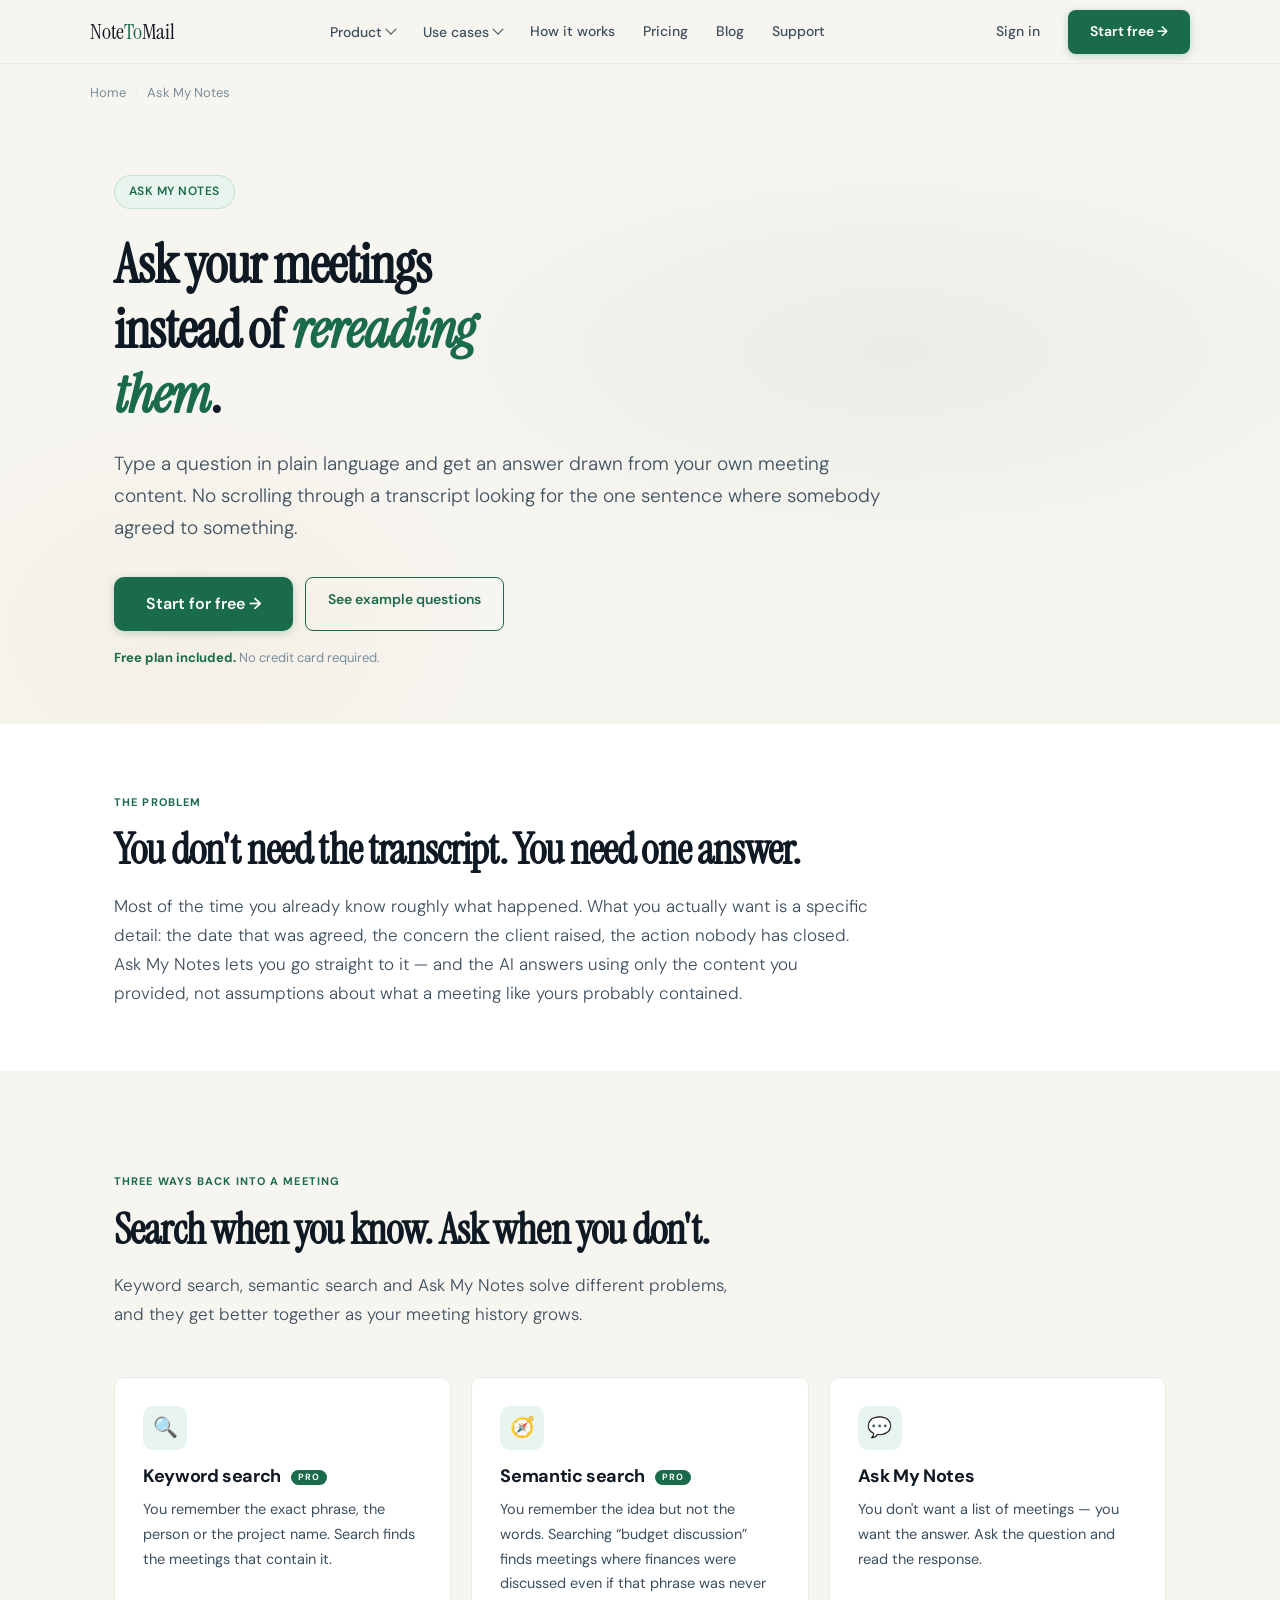
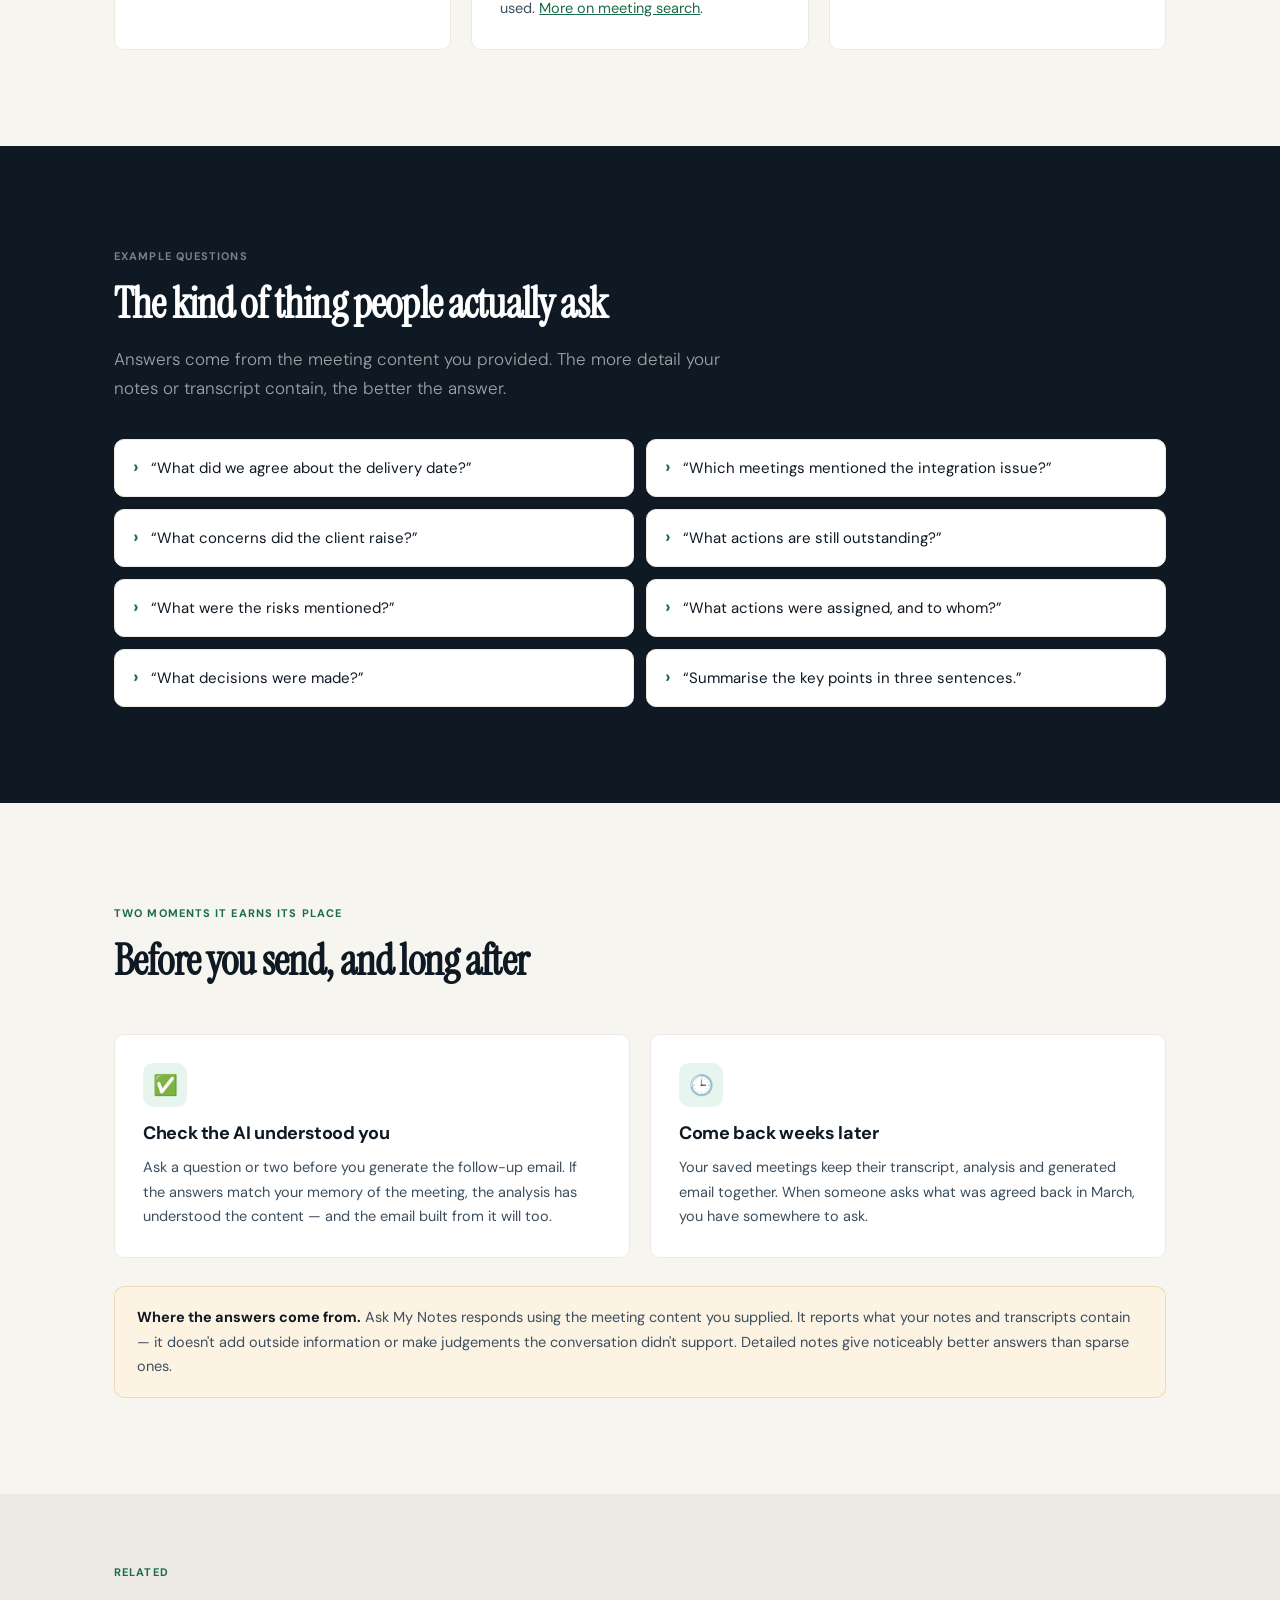
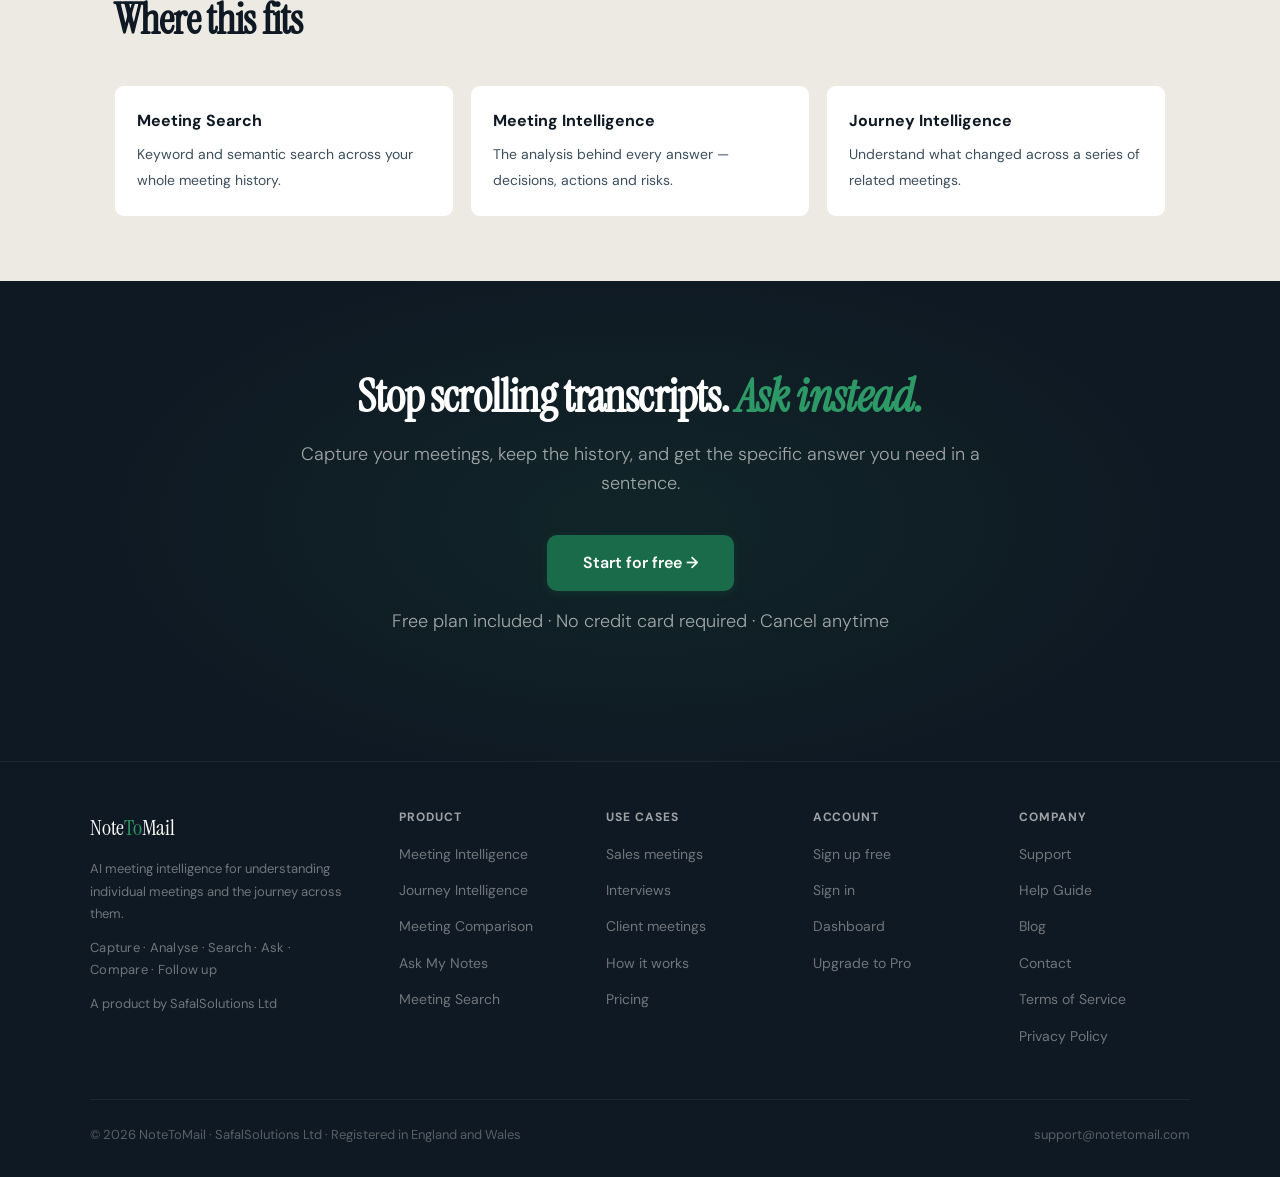
<file: ask-my-notes/index.html>
<!DOCTYPE html>
<html lang="en">
<head>
  <meta charset="UTF-8" />
  <meta name="viewport" content="width=device-width, initial-scale=1.0" />
  <title>Ask Questions About Your Meetings | NoteToMail Ask My Notes</title>
  <meta name="description" content="Ask your meetings instead of rereading them. Put natural-language questions to your notes and transcripts to find decisions, actions and what was agreed." />
  <link rel="canonical" href="https://notetomail.com/ask-my-notes" />

  <meta property="og:title" content="Ask Questions About Your Meetings | NoteToMail Ask My Notes" />
  <meta property="og:description" content="Ask your meetings instead of rereading them. Put natural-language questions to your notes and transcripts to find decisions, actions and what was agreed." />
  <meta property="og:url" content="https://notetomail.com/ask-my-notes" />
  <meta property="og:site_name" content="NoteToMail" />
  <meta property="og:type" content="website" />
  <meta property="og:image" content="https://notetomail.com/og-image.png" />
  <meta property="og:image:width" content="1200" />
  <meta property="og:image:height" content="630" />

  <meta name="twitter:card" content="summary_large_image" />
  <meta name="twitter:title" content="Ask Questions About Your Meetings | NoteToMail Ask My Notes" />
  <meta name="twitter:description" content="Ask your meetings instead of rereading them. Put natural-language questions to your notes and transcripts to find decisions, actions and what was agreed." />
  <meta name="twitter:image" content="https://notetomail.com/og-image.png" />

  <link rel="preconnect" href="https://fonts.googleapis.com" />
  <link rel="preconnect" href="https://fonts.gstatic.com" crossorigin />
  <link href="https://fonts.googleapis.com/css2?family=Instrument+Serif:ital@0;1&family=DM+Sans:opsz,wght@9..40,300;9..40,400;9..40,500;9..40,600&display=swap" rel="stylesheet" />
  <link rel="stylesheet" href="/assets/site.css" />
  <script type="application/ld+json">
  {
    "@context": "https://schema.org",
    "@type": "WebPage",
    "name": "Ask My Notes \u2014 ask questions about your meetings",
    "url": "https://notetomail.com/ask-my-notes",
    "description": "Ask My Notes lets you put natural-language questions to your meeting content and get answers drawn from your own notes and transcripts.",
    "isPartOf": { "@type": "WebSite", "name": "NoteToMail", "url": "https://notetomail.com" },
    "primaryImageOfPage": { "@type": "ImageObject", "url": "https://notetomail.com/og-image.png" }
  }
  </script>
</head>
<body>
<a class="skip-link" href="#main">Skip to content</a>
<nav class="site-nav">
  <div class="nav-inner">
    <a href="/" class="nav-logo">Note<span>To</span>Mail</a>
    <ul class="nav-links">
      <li class="nav-item-dd" data-open="false">
        <button class="nav-trigger" type="button" aria-expanded="false" aria-haspopup="true">Product <span class="caret" aria-hidden="true"></span></button>
        <ul class="nav-menu">
            <li><a href="/meeting-intelligence">Meeting Intelligence<small>Turn conversations into structured insight</small></a></li>
            <li><a href="/journey-intelligence">Journey Intelligence<small>Compare related meetings across a Journey</small></a></li>
            <li><a href="/meeting-comparison">Meeting Comparison<small>Compare related meetings side by side</small></a></li>
            <li><a href="/ask-my-notes" aria-current="page">Ask My Notes<small>Ask questions about your meeting content</small></a></li>
            <li><a href="/meeting-search">Meeting Search<small>Keyword and semantic search across your history</small></a></li>
        </ul>
      </li>
      <li class="nav-item-dd" data-open="false">
        <button class="nav-trigger" type="button" aria-expanded="false" aria-haspopup="true">Use cases <span class="caret" aria-hidden="true"></span></button>
        <ul class="nav-menu">
            <li><a href="/sales-meeting-intelligence">Sales meetings<small>Requirements, objections and commitments</small></a></li>
            <li><a href="/interview-meeting-analysis">Interviews<small>Structured review of interview conversations</small></a></li>
            <li><a href="/journey-intelligence">Client &amp; project meetings<small>Understand a relationship across meetings</small></a></li>
        </ul>
      </li>
      <li><a href="/#how-it-works">How it works</a></li>
      <li><a href="/#pricing">Pricing</a></li>
      <li><a href="/blog/blog-index.html">Blog</a></li>
      <li><a href="/support.html">Support</a></li>
    </ul>
    <div class="nav-cta">
      <a href="https://app.notetomail.com/signin" class="btn-ghost">Sign in</a>
      <a href="https://app.notetomail.com/signup" class="btn-primary">Start free &rarr;</a>
    </div>
    <button class="hamburger" type="button" aria-label="Open menu" aria-expanded="false" aria-controls="mobileMenu">
      <span></span><span></span><span></span>
    </button>
  </div>
</nav>

<div class="mobile-menu" id="mobileMenu">
  <span class="mm-label">Product</span>
  <a href="/meeting-intelligence">Meeting Intelligence</a>
  <a href="/journey-intelligence">Journey Intelligence</a>
  <a href="/meeting-comparison">Meeting Comparison</a>
  <a href="/ask-my-notes">Ask My Notes</a>
  <a href="/meeting-search">Meeting Search</a>
  <span class="mm-label">Use cases</span>
  <a href="/sales-meeting-intelligence">Sales meetings</a>
  <a href="/interview-meeting-analysis">Interviews</a>
  <span class="mm-label">More</span>
  <a href="/#how-it-works">How it works</a>
  <a href="/#pricing">Pricing</a>
  <a href="/blog/blog-index.html">Blog</a>
  <a href="/support.html">Support</a>
  <a href="/help-guide.html">Help Guide</a>
  <a href="https://app.notetomail.com/signin">Sign in</a>
  <a href="https://app.notetomail.com/signup" class="btn-primary" style="text-align:center;margin-top:14px;">Start free &rarr;</a>
</div>

<div class="container crumbs">
  <nav aria-label="Breadcrumb">
    <ol>
      <li><a href="/">Home</a></li>
      <li>Ask My Notes</li>
    </ol>
  </nav>
</div>
<main id="main">
<section class="page-hero">
  <div class="container">
    <span class="hero-badge fade-up">Ask My Notes</span>
    <h1 class="fade-up fade-up-d1">Ask your meetings instead of <em>rereading them</em>.</h1>
    <p class="lede fade-up fade-up-d2">
      Type a question in plain language and get an answer drawn from your own meeting content. No scrolling
      through a transcript looking for the one sentence where somebody agreed to something.
    </p>
    <div class="hero-actions fade-up fade-up-d3">
      <a href="https://app.notetomail.com/signup" class="btn-primary btn-primary-lg">Start for free &rarr;</a>
      <a href="#questions" class="btn-outline btn-primary-lg">See example questions</a>
    </div>
    <p class="hero-note fade-up fade-up-d3"><strong>Free plan included.</strong> No credit card required.</p>
  </div>
</section>

<section class="section-sm band-white">
  <div class="container">
    <div class="fade-up" style="max-width:760px;">
      <span class="section-label">The problem</span>
      <h2 class="section-title">You don't need the transcript. You need one answer.</h2>
      <p class="section-sub" style="max-width:none;">
        Most of the time you already know roughly what happened. What you actually want is a specific detail:
        the date that was agreed, the concern the client raised, the action nobody has closed. Ask My Notes
        lets you go straight to it &mdash; and the AI answers using only the content you provided, not
        assumptions about what a meeting like yours probably contained.
      </p>
    </div>
  </div>
</section>

<section class="section">
  <div class="container">
    <div class="fade-up">
      <span class="section-label">Three ways back into a meeting</span>
      <h2 class="section-title">Search when you know. Ask when you don't.</h2>
      <p class="section-sub">
        Keyword search, semantic search and Ask My Notes solve different problems, and they get better together
        as your meeting history grows.
      </p>
    </div>
    <div class="card-grid card-grid-3">
      <div class="card fade-up">
        <div class="card-icon" aria-hidden="true">&#128269;</div>
        <h3>Keyword search <span class="pro-badge">Pro</span></h3>
        <p>You remember the exact phrase, the person or the project name. Search finds the meetings that contain it.</p>
      </div>
      <div class="card fade-up fade-up-d1">
        <div class="card-icon" aria-hidden="true">&#129517;</div>
        <h3>Semantic search <span class="pro-badge">Pro</span></h3>
        <p>You remember the idea but not the words. Searching &ldquo;budget discussion&rdquo; finds meetings where finances were discussed even if that phrase was never used. <a href="/meeting-search" style="color:var(--accent)">More on meeting search</a>.</p>
      </div>
      <div class="card fade-up fade-up-d2">
        <div class="card-icon" aria-hidden="true">&#128172;</div>
        <h3>Ask My Notes</h3>
        <p>You don't want a list of meetings &mdash; you want the answer. Ask the question and read the response.</p>
      </div>
    </div>
  </div>
</section>

<section class="section band-dark" id="questions">
  <div class="container">
    <div class="fade-up">
      <span class="section-label">Example questions</span>
      <h2 class="section-title">The kind of thing people actually ask</h2>
      <p class="section-sub">Answers come from the meeting content you provided. The more detail your notes or transcript contain, the better the answer.</p>
    </div>
    <div class="q-grid fade-up fade-up-d1">
      <div class="q-item">&ldquo;What did we agree about the delivery date?&rdquo;</div>
      <div class="q-item">&ldquo;Which meetings mentioned the integration issue?&rdquo;</div>
      <div class="q-item">&ldquo;What concerns did the client raise?&rdquo;</div>
      <div class="q-item">&ldquo;What actions are still outstanding?&rdquo;</div>
      <div class="q-item">&ldquo;What were the risks mentioned?&rdquo;</div>
      <div class="q-item">&ldquo;What actions were assigned, and to whom?&rdquo;</div>
      <div class="q-item">&ldquo;What decisions were made?&rdquo;</div>
      <div class="q-item">&ldquo;Summarise the key points in three sentences.&rdquo;</div>
    </div>
  </div>
</section>

<section class="section">
  <div class="container">
    <div class="fade-up">
      <span class="section-label">Two moments it earns its place</span>
      <h2 class="section-title">Before you send, and long after</h2>
    </div>
    <div class="card-grid card-grid-2">
      <div class="card fade-up">
        <div class="card-icon" aria-hidden="true">&#9989;</div>
        <h3>Check the AI understood you</h3>
        <p>Ask a question or two before you generate the follow-up email. If the answers match your memory of the meeting, the analysis has understood the content &mdash; and the email built from it will too.</p>
      </div>
      <div class="card fade-up fade-up-d1">
        <div class="card-icon" aria-hidden="true">&#128338;</div>
        <h3>Come back weeks later</h3>
        <p>Your saved meetings keep their transcript, analysis and generated email together. When someone asks what was agreed back in March, you have somewhere to ask.</p>
      </div>
    </div>
    <p class="callout fade-up fade-up-d2">
      <strong>Where the answers come from.</strong> Ask My Notes responds using the meeting content you supplied.
      It reports what your notes and transcripts contain &mdash; it doesn't add outside information or make
      judgements the conversation didn't support. Detailed notes give noticeably better answers than sparse ones.
    </p>
  </div>
</section>

<section class="section-sm band-warm">
  <div class="container">
    <div class="fade-up">
      <span class="section-label">Related</span>
      <h2 class="section-title">Where this fits</h2>
    </div>
    <div class="next-links fade-up fade-up-d1">
      <a class="next-link" href="/meeting-search"><strong>Meeting Search</strong><span>Keyword and semantic search across your whole meeting history.</span></a>
      <a class="next-link" href="/meeting-intelligence"><strong>Meeting Intelligence</strong><span>The analysis behind every answer &mdash; decisions, actions and risks.</span></a>
      <a class="next-link" href="/journey-intelligence"><strong>Journey Intelligence</strong><span>Understand what changed across a series of related meetings.</span></a>
    </div>
  </div>
</section>

<section class="cta-section">
  <div class="container">
    <h2 class="fade-up">Stop scrolling transcripts. <em>Ask instead.</em></h2>
    <p class="fade-up fade-up-d1">Capture your meetings, keep the history, and get the specific answer you need in a sentence.</p>
    <a href="https://app.notetomail.com/signup" class="btn-primary fade-up fade-up-d2">Start for free &rarr;</a>
    <p class="cta-note fade-up fade-up-d3">Free plan included &middot; No credit card required &middot; Cancel anytime</p>
  </div>
</section>
</main>

<footer>
  <div class="footer-inner">
    <div class="footer-brand">
      <a href="/" class="nav-logo">Note<span style="color:var(--accent-mid)">To</span>Mail</a>
      <p>AI meeting intelligence for understanding individual meetings and the journey across them.</p>
      <p class="footer-tagline">Capture &middot; Analyse &middot; Search &middot; Ask &middot; Compare &middot; Follow up</p>
      <p style="margin-top:12px">A product by <a href="https://www.safalsolutions.co.uk" style="color:rgba(255,255,255,0.4);text-decoration:none;" target="_blank" rel="noopener">SafalSolutions Ltd</a></p>
    </div>
    <div class="footer-col">
      <h2>Product</h2>
      <ul>
        <li><a href="/meeting-intelligence">Meeting Intelligence</a></li>
        <li><a href="/journey-intelligence">Journey Intelligence</a></li>
        <li><a href="/meeting-comparison">Meeting Comparison</a></li>
        <li><a href="/ask-my-notes">Ask My Notes</a></li>
        <li><a href="/meeting-search">Meeting Search</a></li>
      </ul>
    </div>
    <div class="footer-col">
      <h2>Use cases</h2>
      <ul>
        <li><a href="/sales-meeting-intelligence">Sales meetings</a></li>
        <li><a href="/interview-meeting-analysis">Interviews</a></li>
        <li><a href="/journey-intelligence">Client meetings</a></li>
        <li><a href="/#how-it-works">How it works</a></li>
        <li><a href="/#pricing">Pricing</a></li>
      </ul>
    </div>
    <div class="footer-col">
      <h2>Account</h2>
      <ul>
        <li><a href="https://app.notetomail.com/signup">Sign up free</a></li>
        <li><a href="https://app.notetomail.com/signin">Sign in</a></li>
        <li><a href="https://app.notetomail.com/dashboard">Dashboard</a></li>
        <li><a href="https://app.notetomail.com/pricing">Upgrade to Pro</a></li>
      </ul>
    </div>
    <div class="footer-col">
      <h2>Company</h2>
      <ul>
        <li><a href="/support.html">Support</a></li>
        <li><a href="/help-guide.html">Help Guide</a></li>
        <li><a href="/blog/blog-index.html">Blog</a></li>
        <li><a href="/contact.html">Contact</a></li>
        <li><a href="https://app.notetomail.com/legal/terms">Terms of Service</a></li>
        <li><a href="https://app.notetomail.com/legal/privacy">Privacy Policy</a></li>
      </ul>
    </div>
  </div>

  <div class="footer-bottom">
    <span>&copy; 2026 NoteToMail &middot; SafalSolutions Ltd &middot; Registered in England and Wales</span>
    <span>support@notetomail.com</span>
  </div>
</footer>
<script src="/assets/site.js" defer></script>
</body>
</html>
</file>
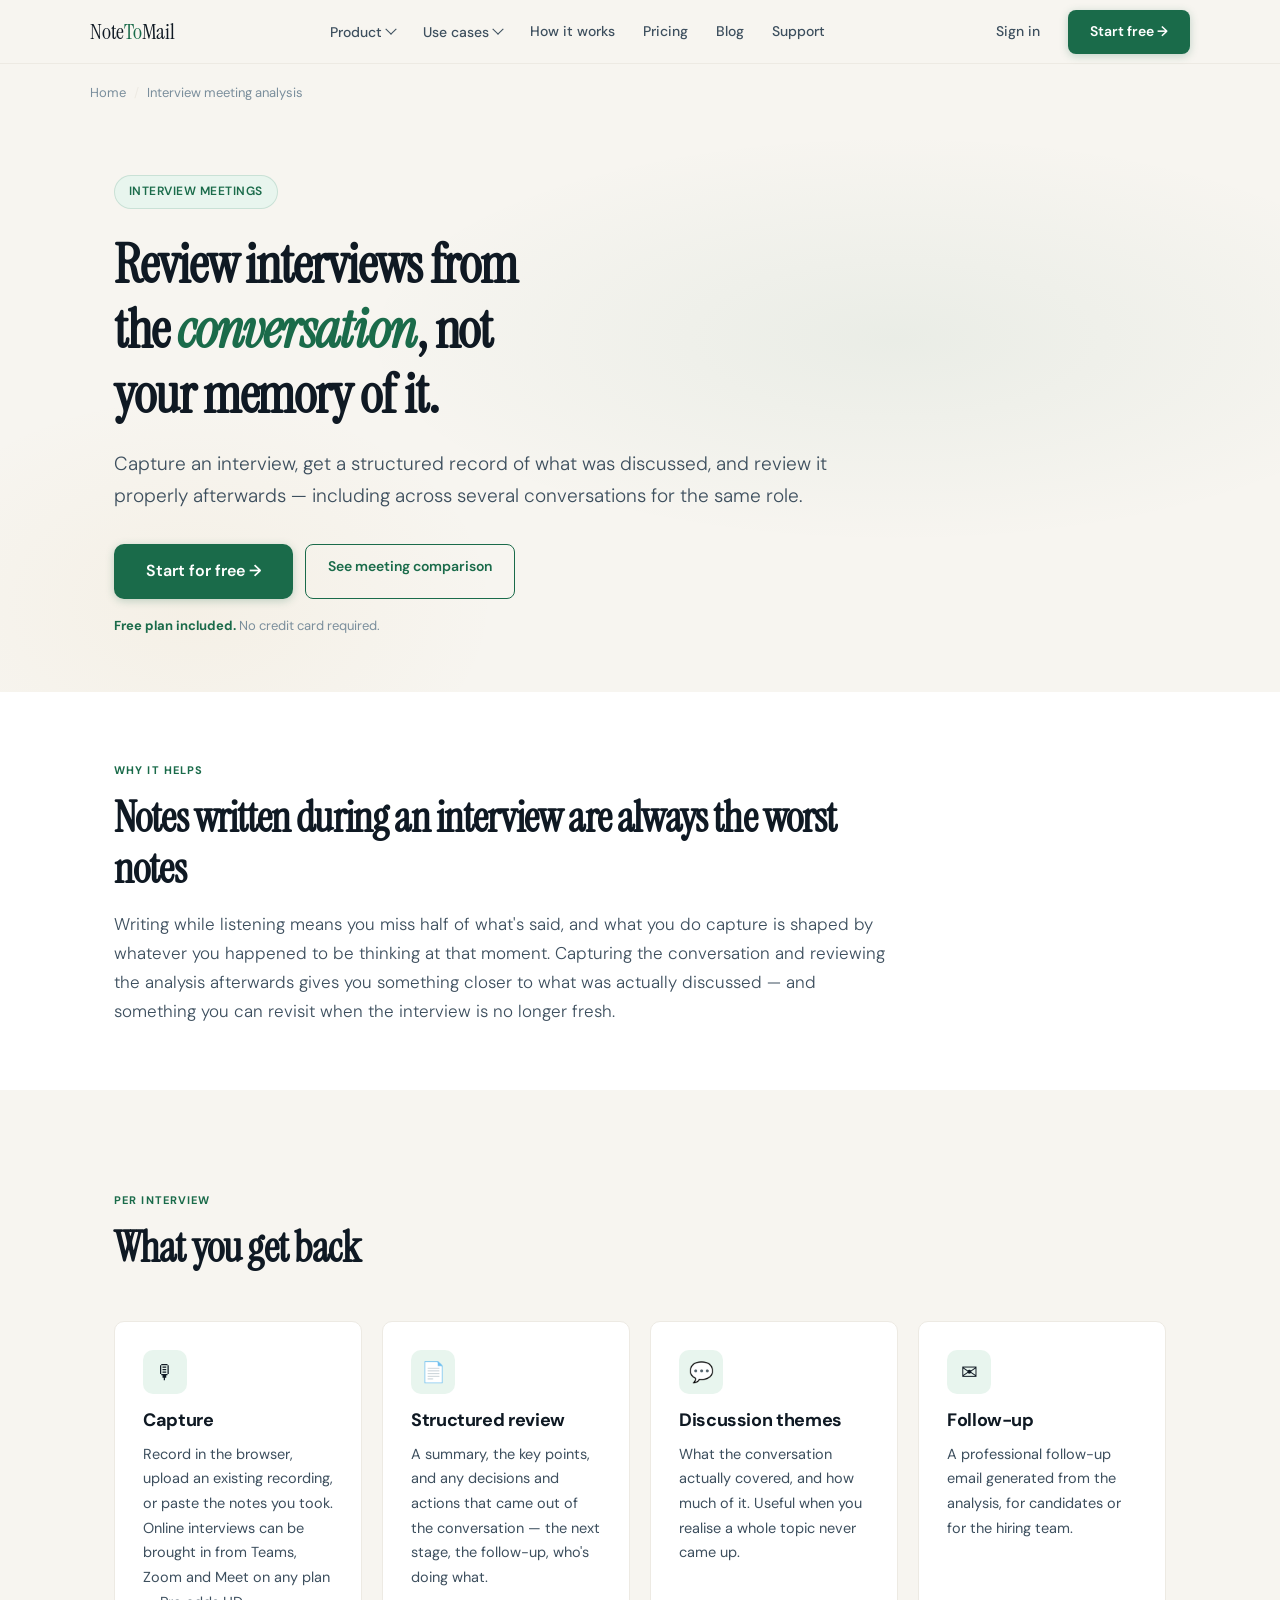
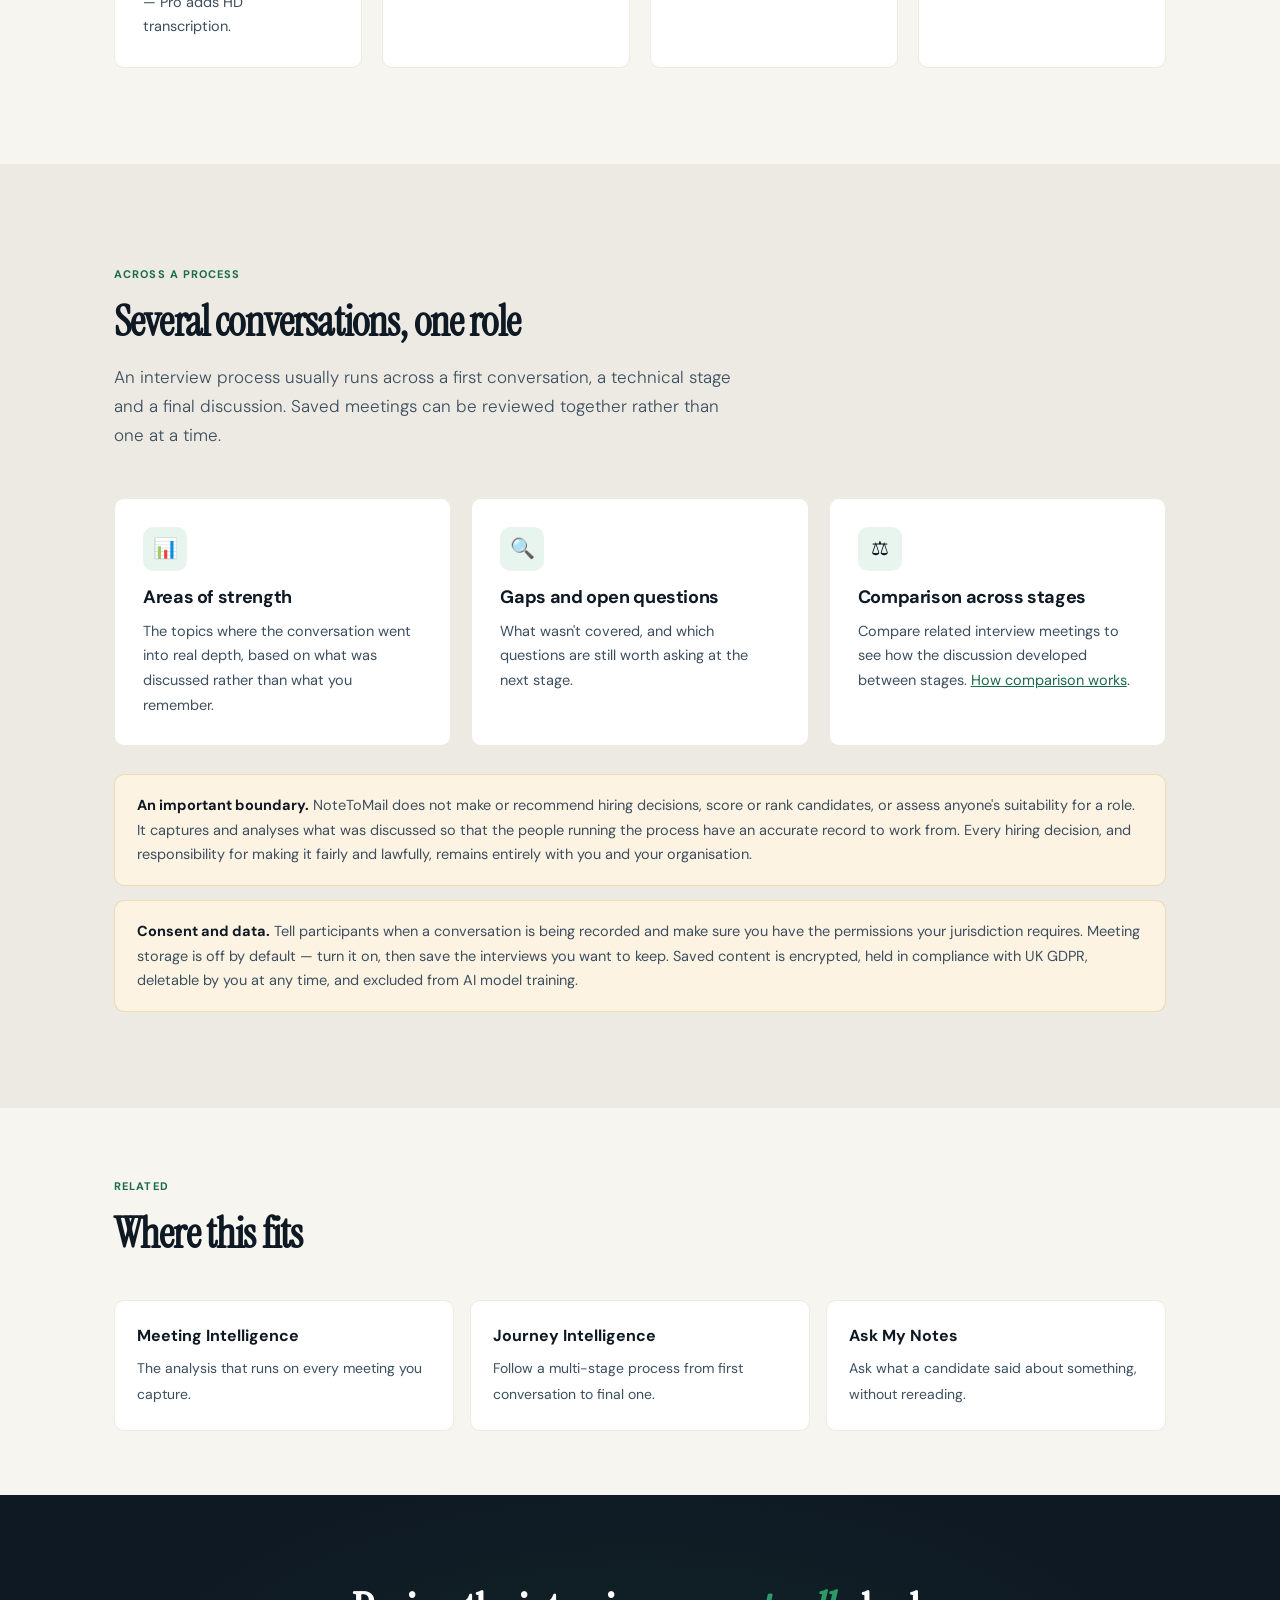
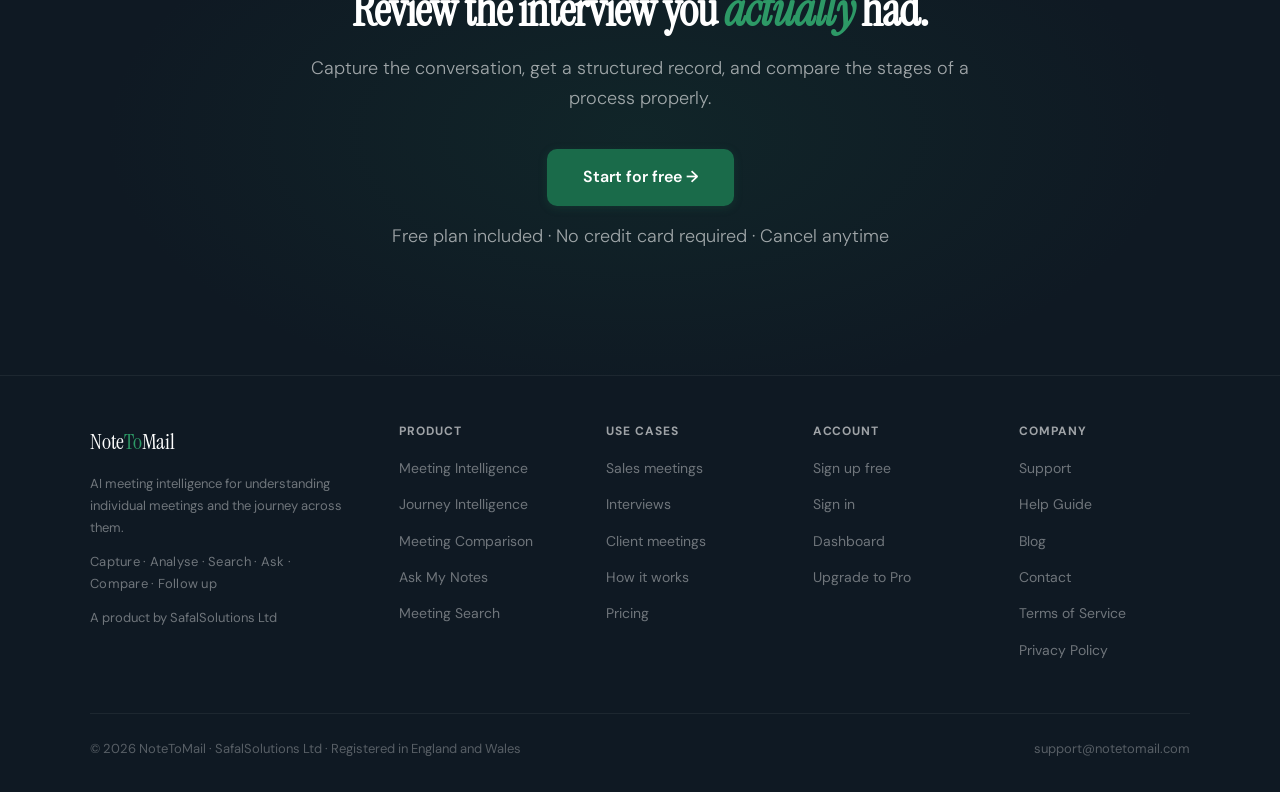
<file: interview-meeting-analysis/index.html>
<!DOCTYPE html>
<html lang="en">
<head>
  <meta charset="UTF-8" />
  <meta name="viewport" content="width=device-width, initial-scale=1.0" />
  <title>AI Interview Meeting Analysis | NoteToMail</title>
  <meta name="description" content="Capture interview conversations and review them from a structured record of what was discussed, with comparison across the stages of an interview process." />
  <link rel="canonical" href="https://notetomail.com/interview-meeting-analysis" />

  <meta property="og:title" content="AI Interview Meeting Analysis | NoteToMail" />
  <meta property="og:description" content="Capture interview conversations and review them from a structured record of what was discussed, with comparison across the stages of an interview process." />
  <meta property="og:url" content="https://notetomail.com/interview-meeting-analysis" />
  <meta property="og:site_name" content="NoteToMail" />
  <meta property="og:type" content="website" />
  <meta property="og:image" content="https://notetomail.com/og-image.png" />
  <meta property="og:image:width" content="1200" />
  <meta property="og:image:height" content="630" />

  <meta name="twitter:card" content="summary_large_image" />
  <meta name="twitter:title" content="AI Interview Meeting Analysis | NoteToMail" />
  <meta name="twitter:description" content="Capture interview conversations and review them from a structured record of what was discussed, with comparison across the stages of an interview process." />
  <meta name="twitter:image" content="https://notetomail.com/og-image.png" />

  <link rel="preconnect" href="https://fonts.googleapis.com" />
  <link rel="preconnect" href="https://fonts.gstatic.com" crossorigin />
  <link href="https://fonts.googleapis.com/css2?family=Instrument+Serif:ital@0;1&family=DM+Sans:opsz,wght@9..40,300;9..40,400;9..40,500;9..40,600&display=swap" rel="stylesheet" />
  <link rel="stylesheet" href="/assets/site.css" />
  <script type="application/ld+json">
  {
    "@context": "https://schema.org",
    "@type": "WebPage",
    "name": "Interview meeting analysis",
    "url": "https://notetomail.com/interview-meeting-analysis",
    "description": "Capture interview conversations and review them from a structured record of what was discussed, including comparison across the stages of an interview process.",
    "isPartOf": { "@type": "WebSite", "name": "NoteToMail", "url": "https://notetomail.com" },
    "primaryImageOfPage": { "@type": "ImageObject", "url": "https://notetomail.com/og-image.png" }
  }
  </script>
</head>
<body>
<a class="skip-link" href="#main">Skip to content</a>
<nav class="site-nav">
  <div class="nav-inner">
    <a href="/" class="nav-logo">Note<span>To</span>Mail</a>
    <ul class="nav-links">
      <li class="nav-item-dd" data-open="false">
        <button class="nav-trigger" type="button" aria-expanded="false" aria-haspopup="true">Product <span class="caret" aria-hidden="true"></span></button>
        <ul class="nav-menu">
            <li><a href="/meeting-intelligence">Meeting Intelligence<small>Turn conversations into structured insight</small></a></li>
            <li><a href="/journey-intelligence">Journey Intelligence<small>Compare related meetings across a Journey</small></a></li>
            <li><a href="/meeting-comparison">Meeting Comparison<small>Compare related meetings side by side</small></a></li>
            <li><a href="/ask-my-notes">Ask My Notes<small>Ask questions about your meeting content</small></a></li>
            <li><a href="/meeting-search">Meeting Search<small>Keyword and semantic search across your history</small></a></li>
        </ul>
      </li>
      <li class="nav-item-dd" data-open="false">
        <button class="nav-trigger" type="button" aria-expanded="false" aria-haspopup="true">Use cases <span class="caret" aria-hidden="true"></span></button>
        <ul class="nav-menu">
            <li><a href="/sales-meeting-intelligence">Sales meetings<small>Requirements, objections and commitments</small></a></li>
            <li><a href="/interview-meeting-analysis" aria-current="page">Interviews<small>Structured review of interview conversations</small></a></li>
            <li><a href="/journey-intelligence">Client &amp; project meetings<small>Understand a relationship across meetings</small></a></li>
        </ul>
      </li>
      <li><a href="/#how-it-works">How it works</a></li>
      <li><a href="/#pricing">Pricing</a></li>
      <li><a href="/blog/blog-index.html">Blog</a></li>
      <li><a href="/support.html">Support</a></li>
    </ul>
    <div class="nav-cta">
      <a href="https://app.notetomail.com/signin" class="btn-ghost">Sign in</a>
      <a href="https://app.notetomail.com/signup" class="btn-primary">Start free &rarr;</a>
    </div>
    <button class="hamburger" type="button" aria-label="Open menu" aria-expanded="false" aria-controls="mobileMenu">
      <span></span><span></span><span></span>
    </button>
  </div>
</nav>

<div class="mobile-menu" id="mobileMenu">
  <span class="mm-label">Product</span>
  <a href="/meeting-intelligence">Meeting Intelligence</a>
  <a href="/journey-intelligence">Journey Intelligence</a>
  <a href="/meeting-comparison">Meeting Comparison</a>
  <a href="/ask-my-notes">Ask My Notes</a>
  <a href="/meeting-search">Meeting Search</a>
  <span class="mm-label">Use cases</span>
  <a href="/sales-meeting-intelligence">Sales meetings</a>
  <a href="/interview-meeting-analysis">Interviews</a>
  <span class="mm-label">More</span>
  <a href="/#how-it-works">How it works</a>
  <a href="/#pricing">Pricing</a>
  <a href="/blog/blog-index.html">Blog</a>
  <a href="/support.html">Support</a>
  <a href="/help-guide.html">Help Guide</a>
  <a href="https://app.notetomail.com/signin">Sign in</a>
  <a href="https://app.notetomail.com/signup" class="btn-primary" style="text-align:center;margin-top:14px;">Start free &rarr;</a>
</div>

<div class="container crumbs">
  <nav aria-label="Breadcrumb">
    <ol>
      <li><a href="/">Home</a></li>
      <li>Interview meeting analysis</li>
    </ol>
  </nav>
</div>
<main id="main">
<section class="page-hero">
  <div class="container">
    <span class="hero-badge fade-up">Interview meetings</span>
    <h1 class="fade-up fade-up-d1">Review interviews from the <em>conversation</em>, not your memory of it.</h1>
    <p class="lede fade-up fade-up-d2">
      Capture an interview, get a structured record of what was discussed, and review it properly afterwards &mdash;
      including across several conversations for the same role.
    </p>
    <div class="hero-actions fade-up fade-up-d3">
      <a href="https://app.notetomail.com/signup" class="btn-primary btn-primary-lg">Start for free &rarr;</a>
      <a href="/meeting-comparison" class="btn-outline btn-primary-lg">See meeting comparison</a>
    </div>
    <p class="hero-note fade-up fade-up-d3"><strong>Free plan included.</strong> No credit card required.</p>
  </div>
</section>

<section class="section-sm band-white">
  <div class="container">
    <div class="fade-up" style="max-width:780px;">
      <span class="section-label">Why it helps</span>
      <h2 class="section-title">Notes written during an interview are always the worst notes</h2>
      <p class="section-sub" style="max-width:none;">
        Writing while listening means you miss half of what's said, and what you do capture is shaped by whatever
        you happened to be thinking at that moment. Capturing the conversation and reviewing the analysis afterwards
        gives you something closer to what was actually discussed &mdash; and something you can revisit when the
        interview is no longer fresh.
      </p>
    </div>
  </div>
</section>

<section class="section">
  <div class="container">
    <div class="fade-up">
      <span class="section-label">Per interview</span>
      <h2 class="section-title">What you get back</h2>
    </div>
    <div class="card-grid card-grid-4">
      <div class="card fade-up">
        <div class="card-icon" aria-hidden="true">&#127897;</div>
        <h3>Capture</h3>
        <p>Record in the browser, upload an existing recording, or paste the notes you took. Online interviews can be brought in from Teams, Zoom and Meet on any plan &mdash; Pro adds HD transcription.</p>
      </div>
      <div class="card fade-up fade-up-d1">
        <div class="card-icon" aria-hidden="true">&#128196;</div>
        <h3>Structured review</h3>
        <p>A summary, the key points, and any decisions and actions that came out of the conversation &mdash; the next stage, the follow-up, who's doing what.</p>
      </div>
      <div class="card fade-up fade-up-d2">
        <div class="card-icon" aria-hidden="true">&#128172;</div>
        <h3>Discussion themes</h3>
        <p>What the conversation actually covered, and how much of it. Useful when you realise a whole topic never came up.</p>
      </div>
      <div class="card fade-up fade-up-d3">
        <div class="card-icon" aria-hidden="true">&#9993;</div>
        <h3>Follow-up</h3>
        <p>A professional follow-up email generated from the analysis, for candidates or for the hiring team.</p>
      </div>
    </div>
  </div>
</section>

<section class="section band-warm">
  <div class="container">
    <div class="fade-up">
      <span class="section-label">Across a process</span>
      <h2 class="section-title">Several conversations, one role</h2>
      <p class="section-sub">
        An interview process usually runs across a first conversation, a technical stage and a final discussion.
        Saved meetings can be reviewed together rather than one at a time.
      </p>
    </div>
    <div class="card-grid card-grid-3">
      <div class="card fade-up">
        <div class="card-icon" aria-hidden="true">&#128202;</div>
        <h3>Areas of strength</h3>
        <p>The topics where the conversation went into real depth, based on what was discussed rather than what you remember.</p>
      </div>
      <div class="card fade-up fade-up-d1">
        <div class="card-icon" aria-hidden="true">&#128269;</div>
        <h3>Gaps and open questions</h3>
        <p>What wasn't covered, and which questions are still worth asking at the next stage.</p>
      </div>
      <div class="card fade-up fade-up-d2">
        <div class="card-icon" aria-hidden="true">&#9878;</div>
        <h3>Comparison across stages</h3>
        <p>Compare related interview meetings to see how the discussion developed between stages. <a href="/meeting-comparison" style="color:var(--accent)">How comparison works</a>.</p>
      </div>
    </div>
    <p class="callout fade-up">
      <strong>An important boundary.</strong> NoteToMail does not make or recommend hiring decisions, score or rank
      candidates, or assess anyone's suitability for a role. It captures and analyses what was discussed so that the
      people running the process have an accurate record to work from. Every hiring decision, and responsibility for
      making it fairly and lawfully, remains entirely with you and your organisation.
    </p>
    <p class="callout fade-up" style="margin-top:14px;">
      <strong>Consent and data.</strong> Tell participants when a conversation is being recorded and make sure you have
      the permissions your jurisdiction requires. Meeting storage is off by default &mdash; turn it on, then save
      the interviews you want to keep. Saved content is encrypted, held in compliance with UK GDPR, deletable by you
      at any time, and excluded from AI model training.
    </p>
  </div>
</section>

<section class="section-sm">
  <div class="container">
    <div class="fade-up">
      <span class="section-label">Related</span>
      <h2 class="section-title">Where this fits</h2>
    </div>
    <div class="next-links fade-up fade-up-d1">
      <a class="next-link" href="/meeting-intelligence"><strong>Meeting Intelligence</strong><span>The analysis that runs on every meeting you capture.</span></a>
      <a class="next-link" href="/journey-intelligence"><strong>Journey Intelligence</strong><span>Follow a multi-stage process from first conversation to final one.</span></a>
      <a class="next-link" href="/ask-my-notes"><strong>Ask My Notes</strong><span>Ask what a candidate said about something, without rereading.</span></a>
    </div>
  </div>
</section>

<section class="cta-section">
  <div class="container">
    <h2 class="fade-up">Review the interview you <em>actually</em> had.</h2>
    <p class="fade-up fade-up-d1">Capture the conversation, get a structured record, and compare the stages of a process properly.</p>
    <a href="https://app.notetomail.com/signup" class="btn-primary fade-up fade-up-d2">Start for free &rarr;</a>
    <p class="cta-note fade-up fade-up-d3">Free plan included &middot; No credit card required &middot; Cancel anytime</p>
  </div>
</section>
</main>

<footer>
  <div class="footer-inner">
    <div class="footer-brand">
      <a href="/" class="nav-logo">Note<span style="color:var(--accent-mid)">To</span>Mail</a>
      <p>AI meeting intelligence for understanding individual meetings and the journey across them.</p>
      <p class="footer-tagline">Capture &middot; Analyse &middot; Search &middot; Ask &middot; Compare &middot; Follow up</p>
      <p style="margin-top:12px">A product by <a href="https://www.safalsolutions.co.uk" style="color:rgba(255,255,255,0.4);text-decoration:none;" target="_blank" rel="noopener">SafalSolutions Ltd</a></p>
    </div>
    <div class="footer-col">
      <h2>Product</h2>
      <ul>
        <li><a href="/meeting-intelligence">Meeting Intelligence</a></li>
        <li><a href="/journey-intelligence">Journey Intelligence</a></li>
        <li><a href="/meeting-comparison">Meeting Comparison</a></li>
        <li><a href="/ask-my-notes">Ask My Notes</a></li>
        <li><a href="/meeting-search">Meeting Search</a></li>
      </ul>
    </div>
    <div class="footer-col">
      <h2>Use cases</h2>
      <ul>
        <li><a href="/sales-meeting-intelligence">Sales meetings</a></li>
        <li><a href="/interview-meeting-analysis">Interviews</a></li>
        <li><a href="/journey-intelligence">Client meetings</a></li>
        <li><a href="/#how-it-works">How it works</a></li>
        <li><a href="/#pricing">Pricing</a></li>
      </ul>
    </div>
    <div class="footer-col">
      <h2>Account</h2>
      <ul>
        <li><a href="https://app.notetomail.com/signup">Sign up free</a></li>
        <li><a href="https://app.notetomail.com/signin">Sign in</a></li>
        <li><a href="https://app.notetomail.com/dashboard">Dashboard</a></li>
        <li><a href="https://app.notetomail.com/pricing">Upgrade to Pro</a></li>
      </ul>
    </div>
    <div class="footer-col">
      <h2>Company</h2>
      <ul>
        <li><a href="/support.html">Support</a></li>
        <li><a href="/help-guide.html">Help Guide</a></li>
        <li><a href="/blog/blog-index.html">Blog</a></li>
        <li><a href="/contact.html">Contact</a></li>
        <li><a href="https://app.notetomail.com/legal/terms">Terms of Service</a></li>
        <li><a href="https://app.notetomail.com/legal/privacy">Privacy Policy</a></li>
      </ul>
    </div>
  </div>

  <div class="footer-bottom">
    <span>&copy; 2026 NoteToMail &middot; SafalSolutions Ltd &middot; Registered in England and Wales</span>
    <span>support@notetomail.com</span>
  </div>
</footer>
<script src="/assets/site.js" defer></script>
</body>
</html>
</file>
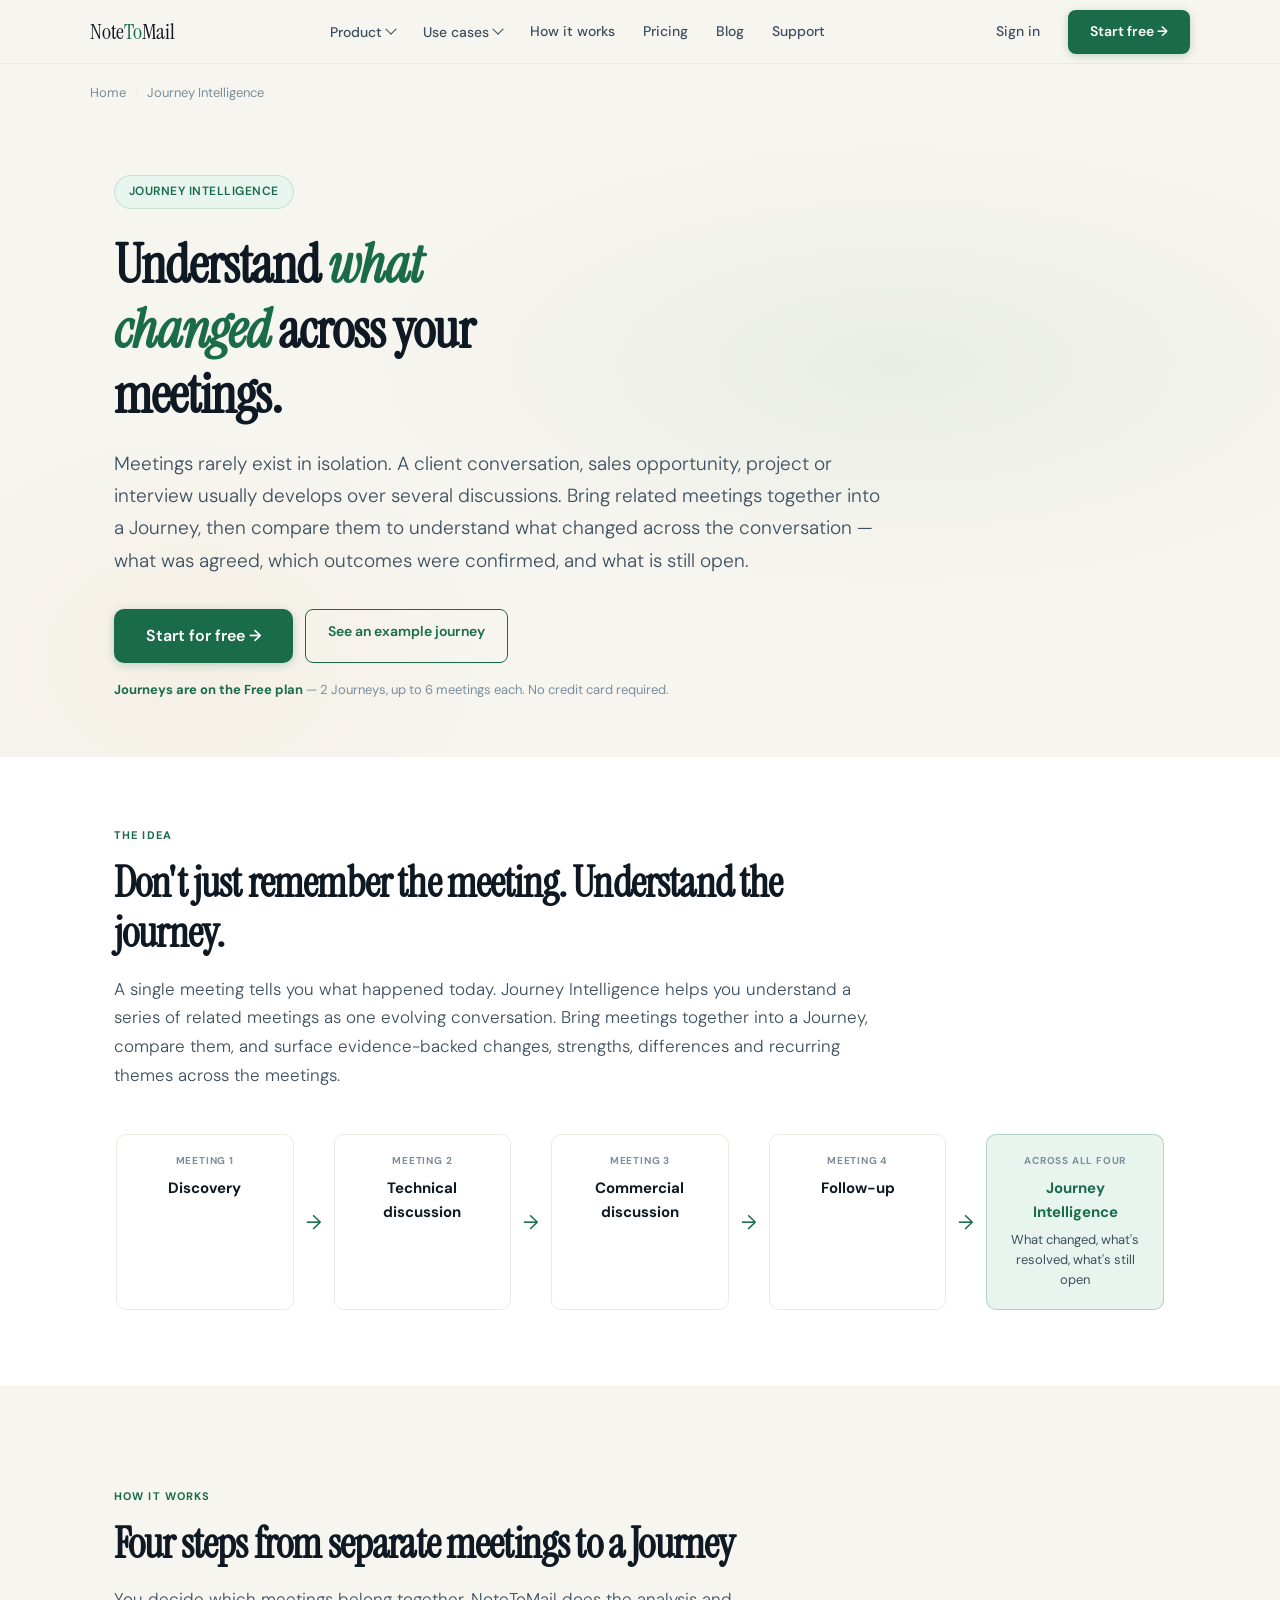
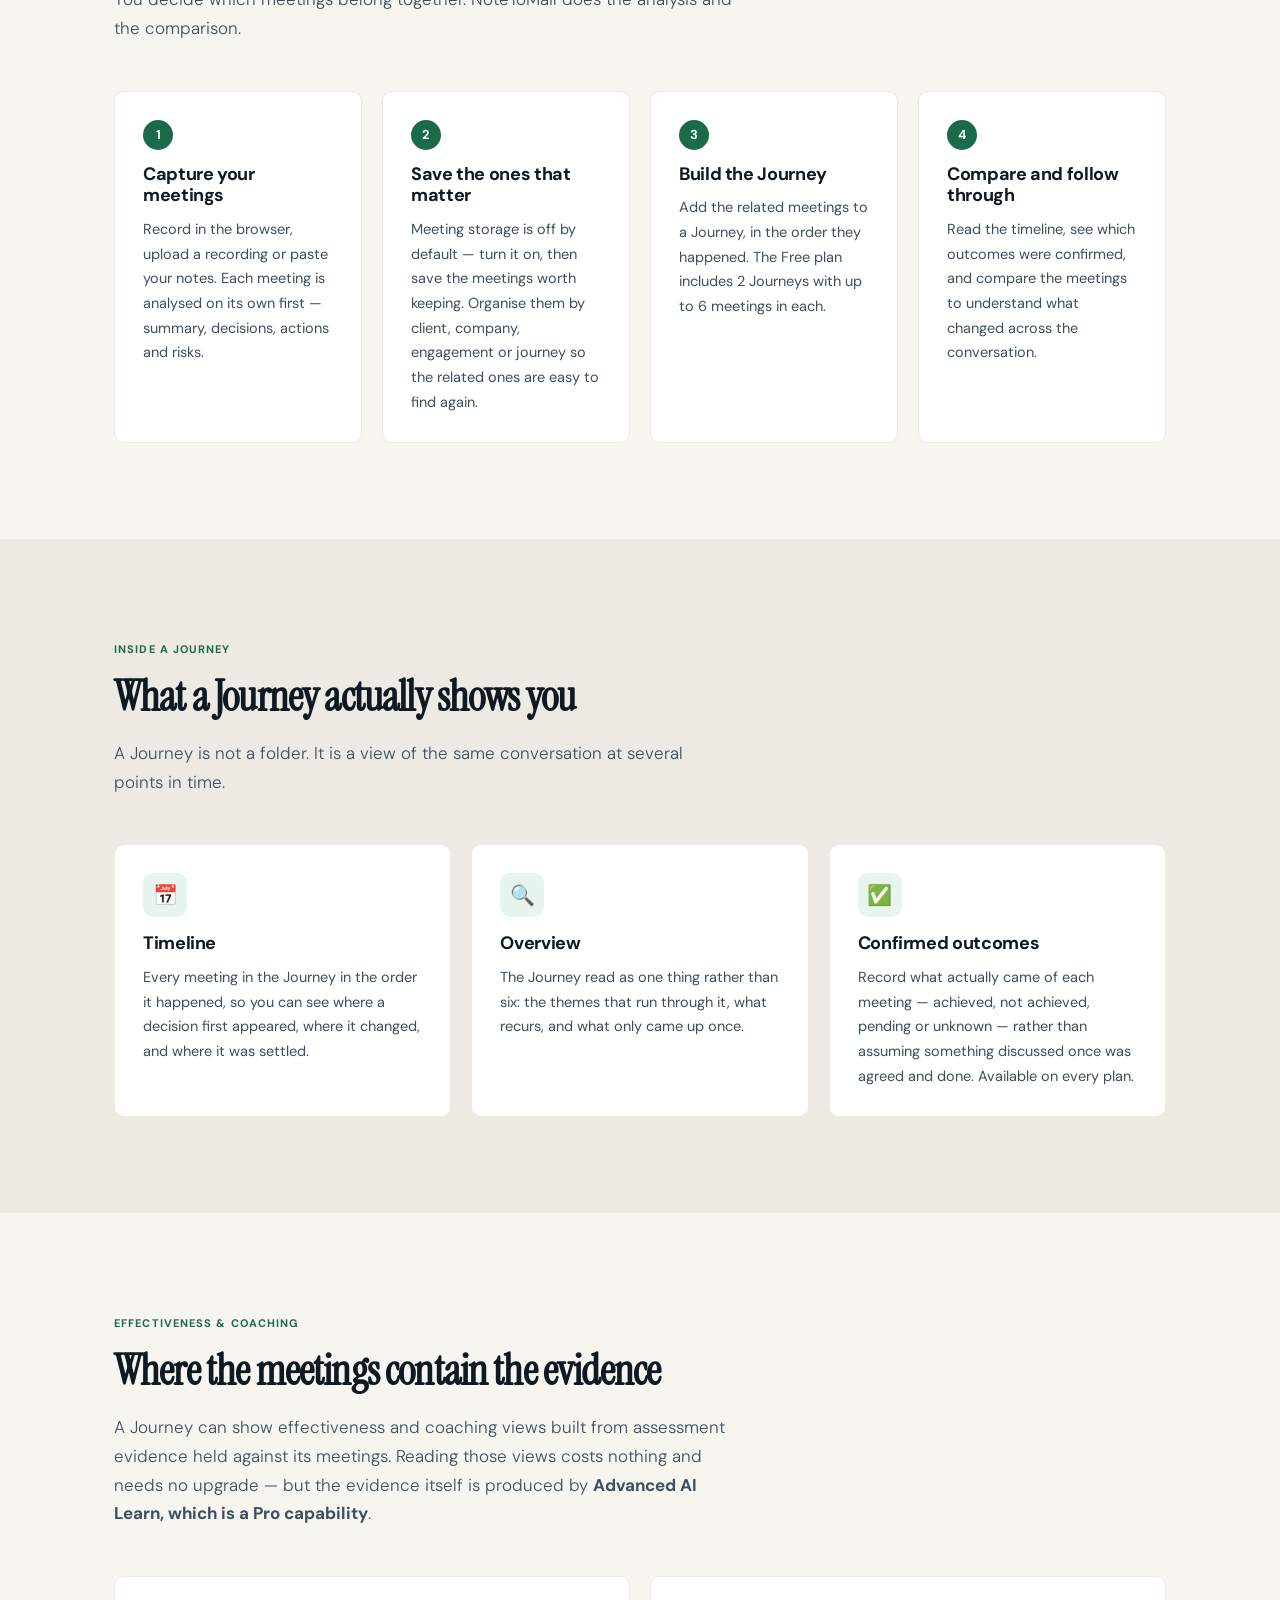
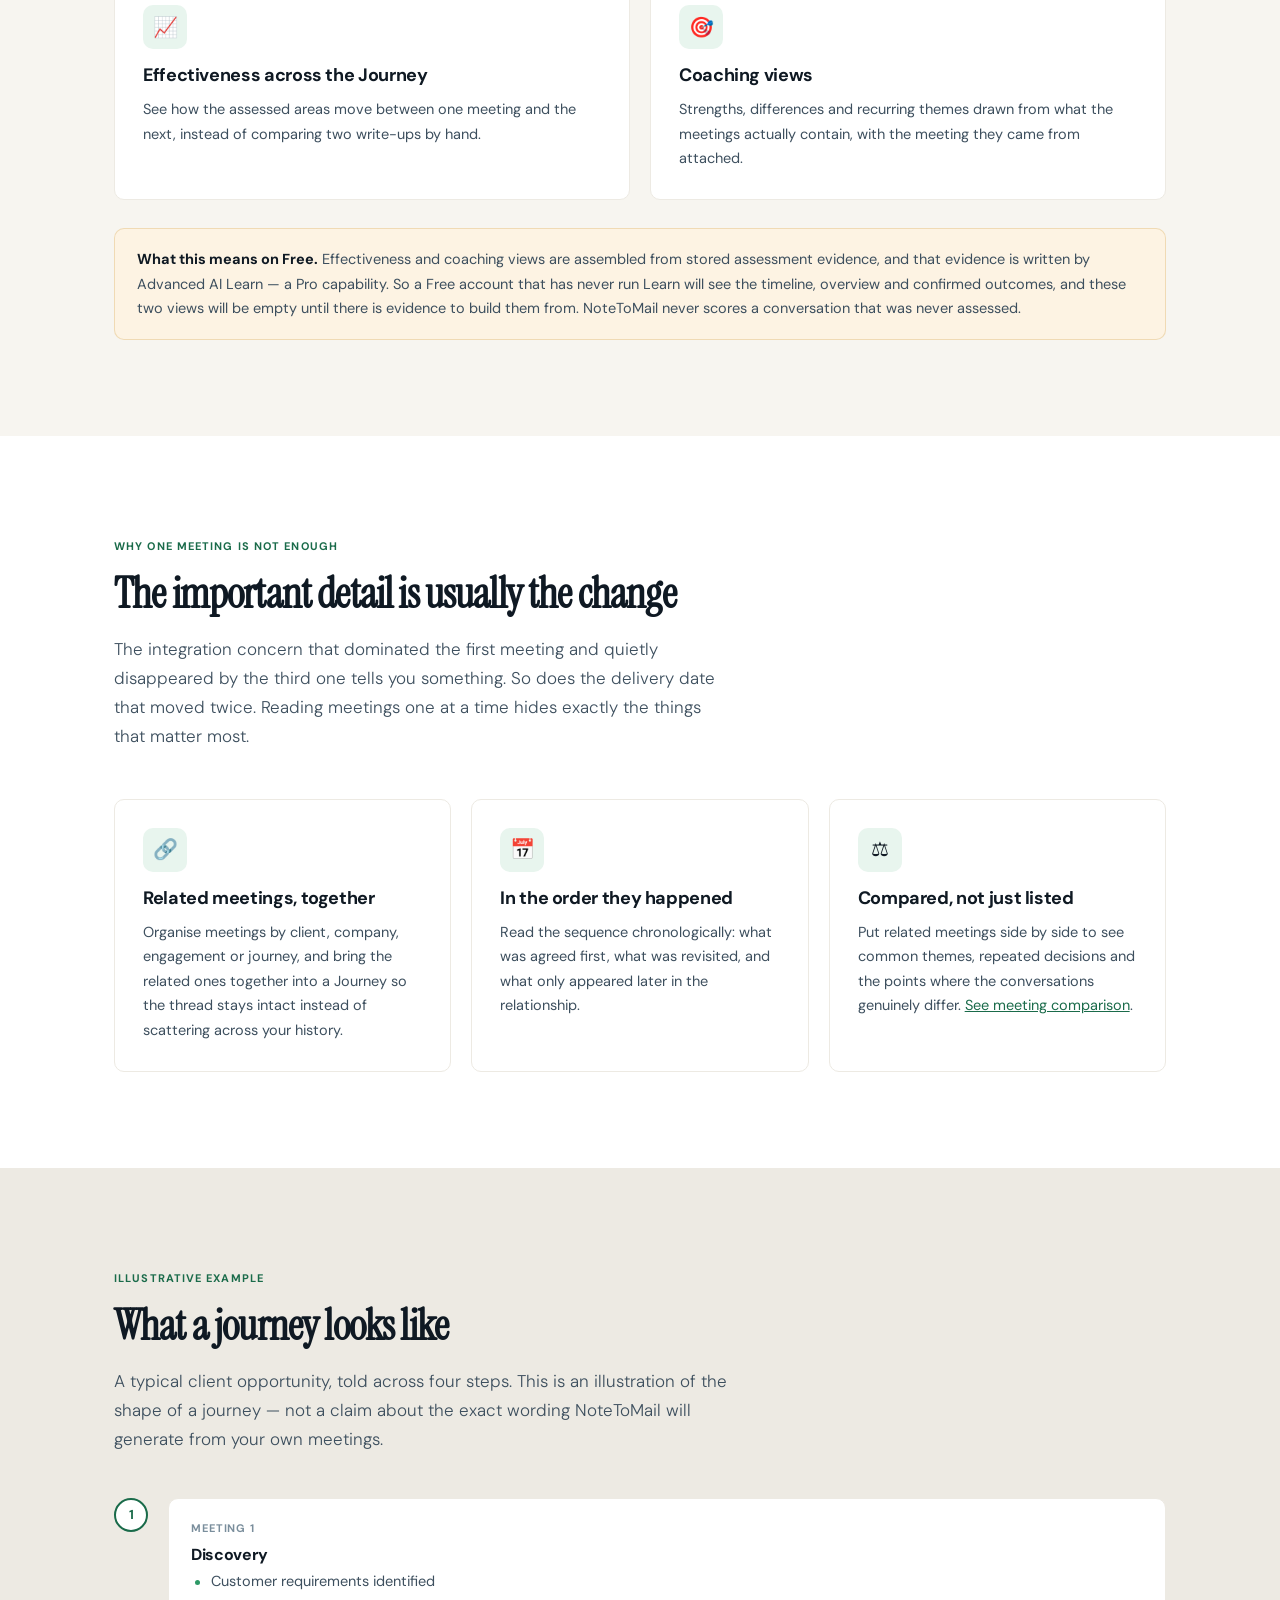
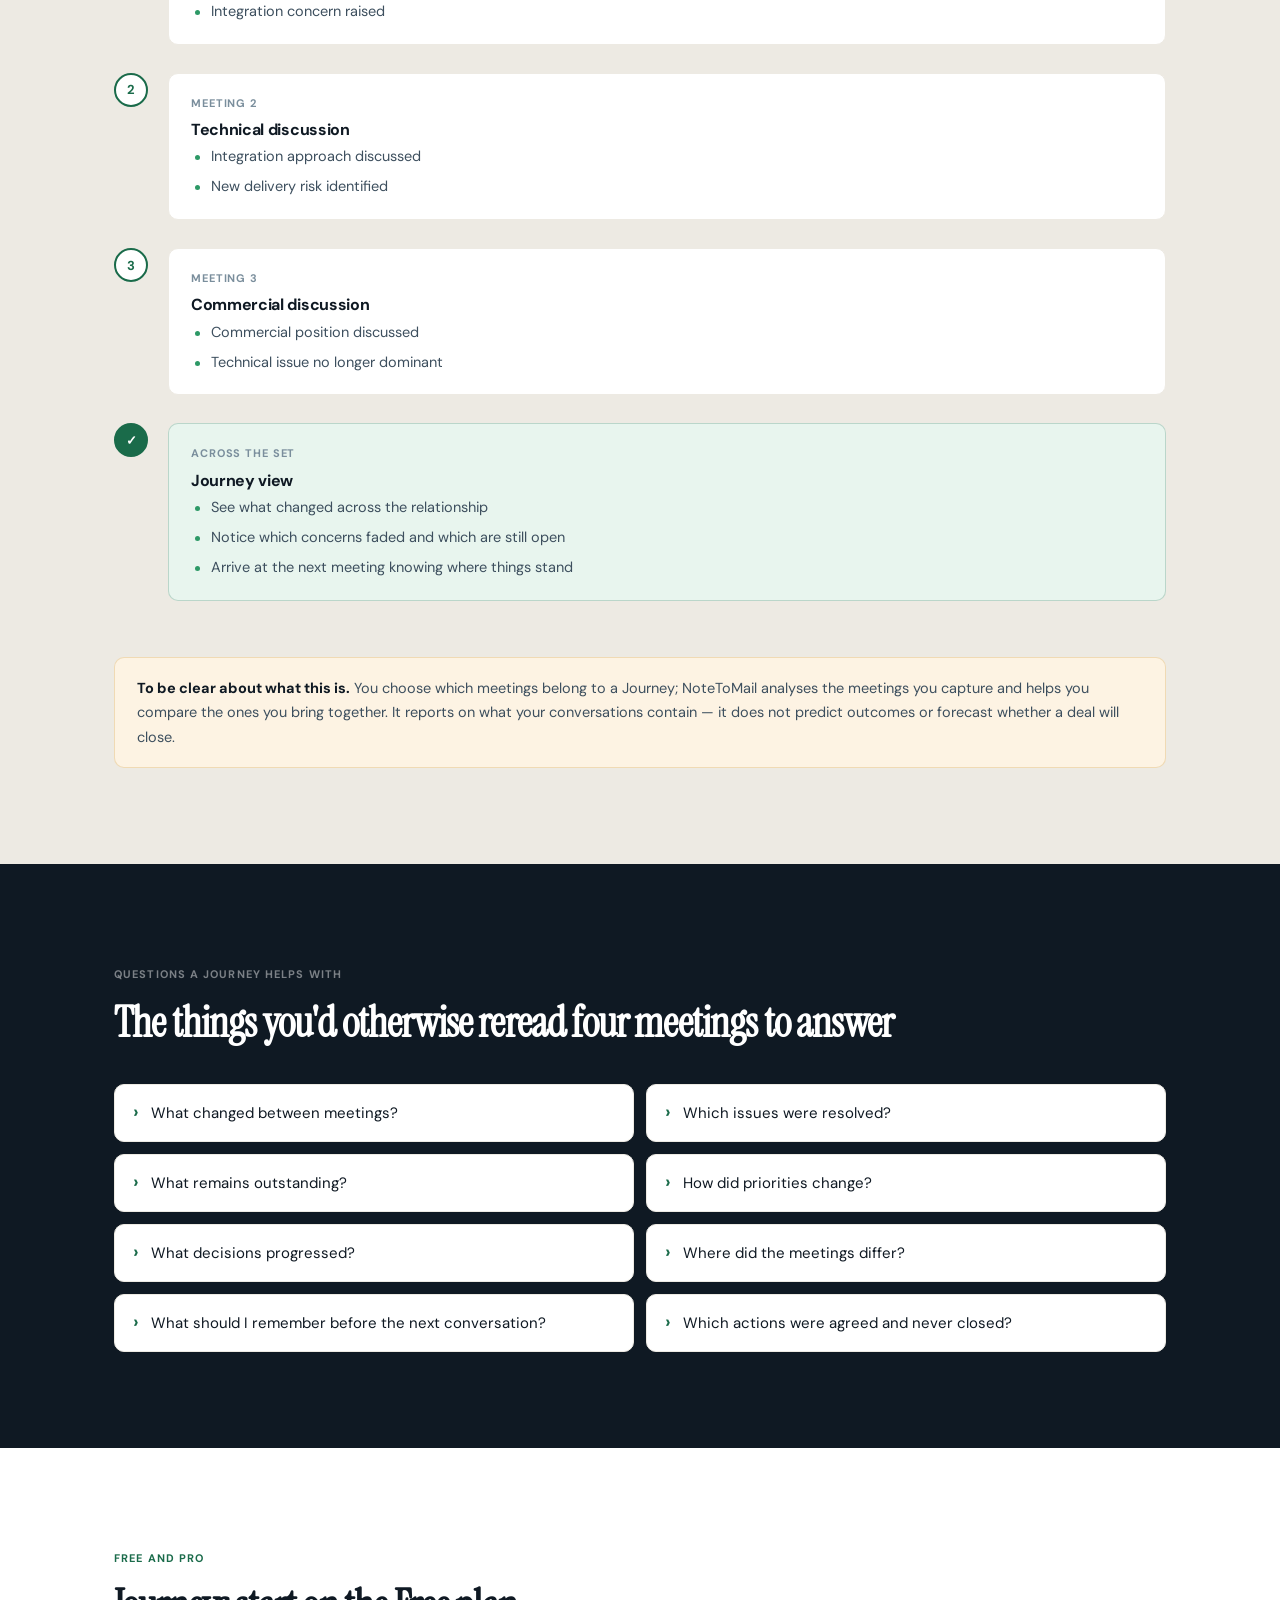
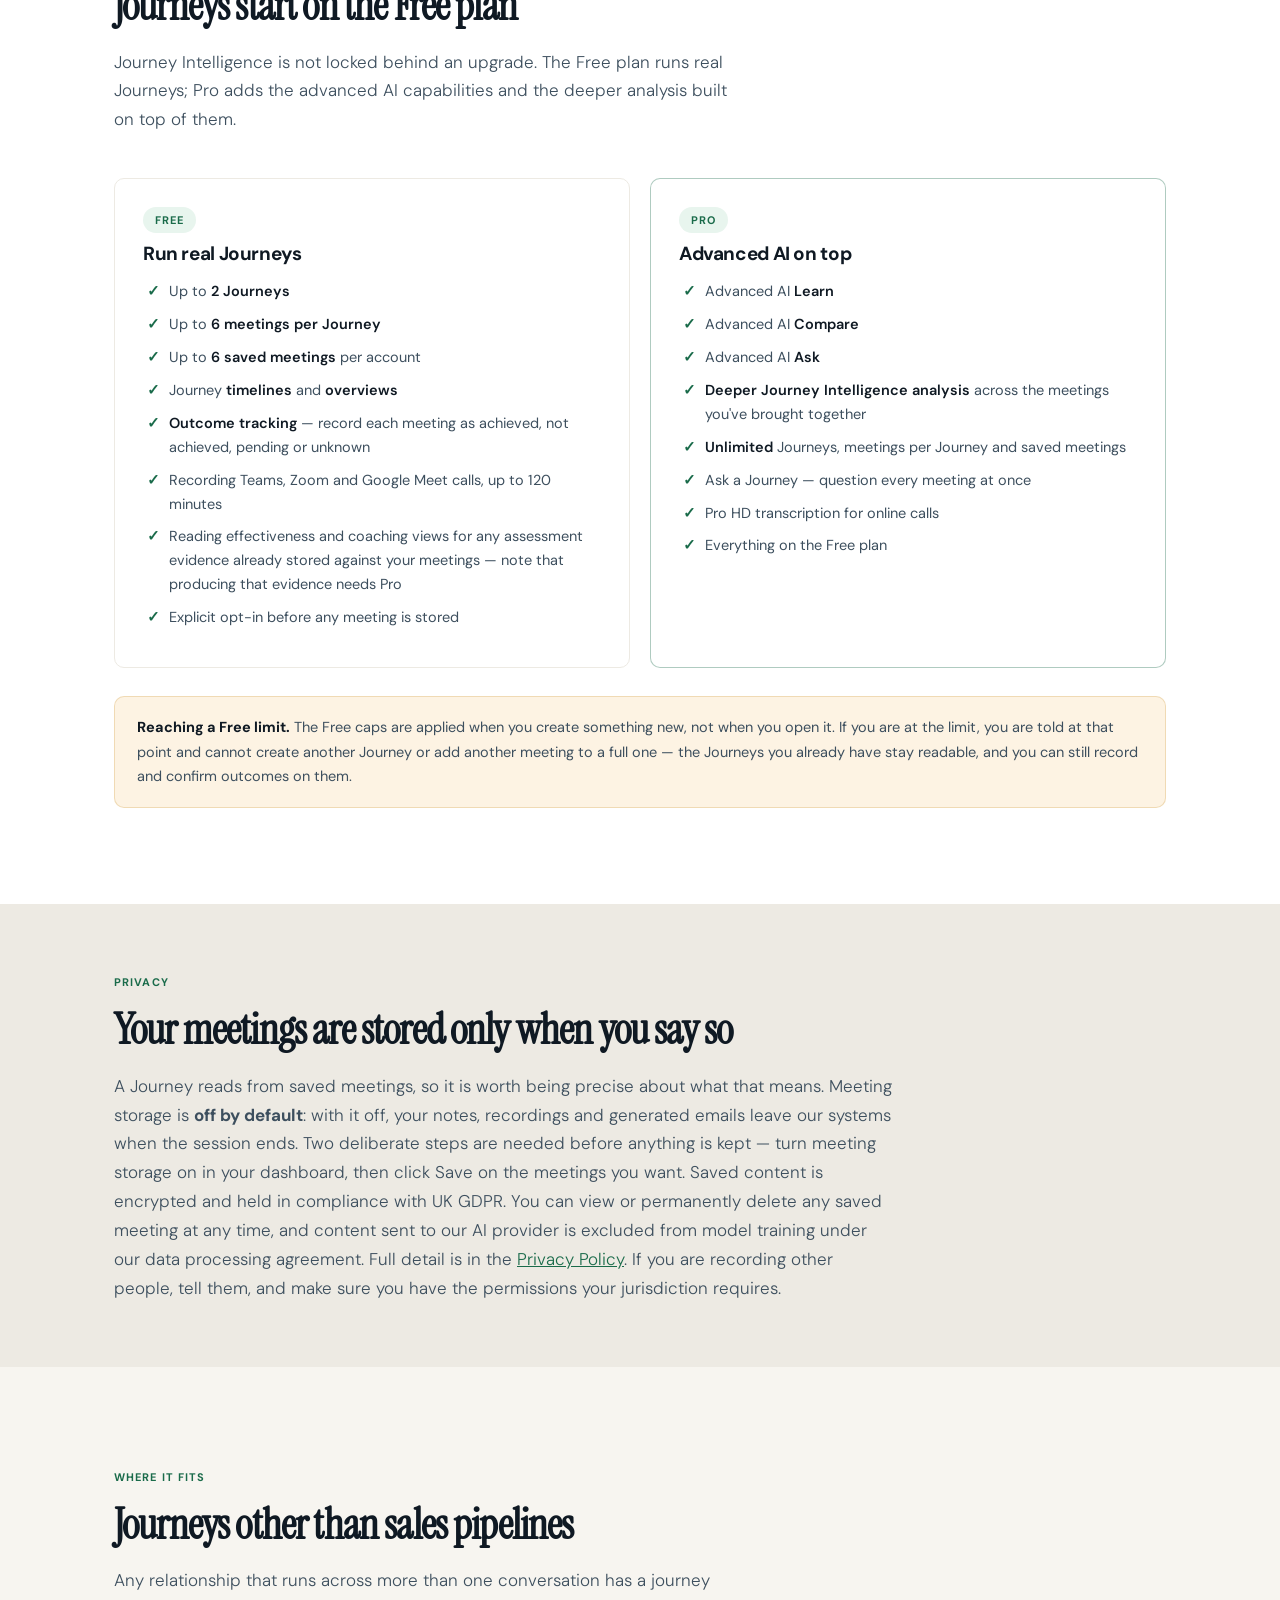
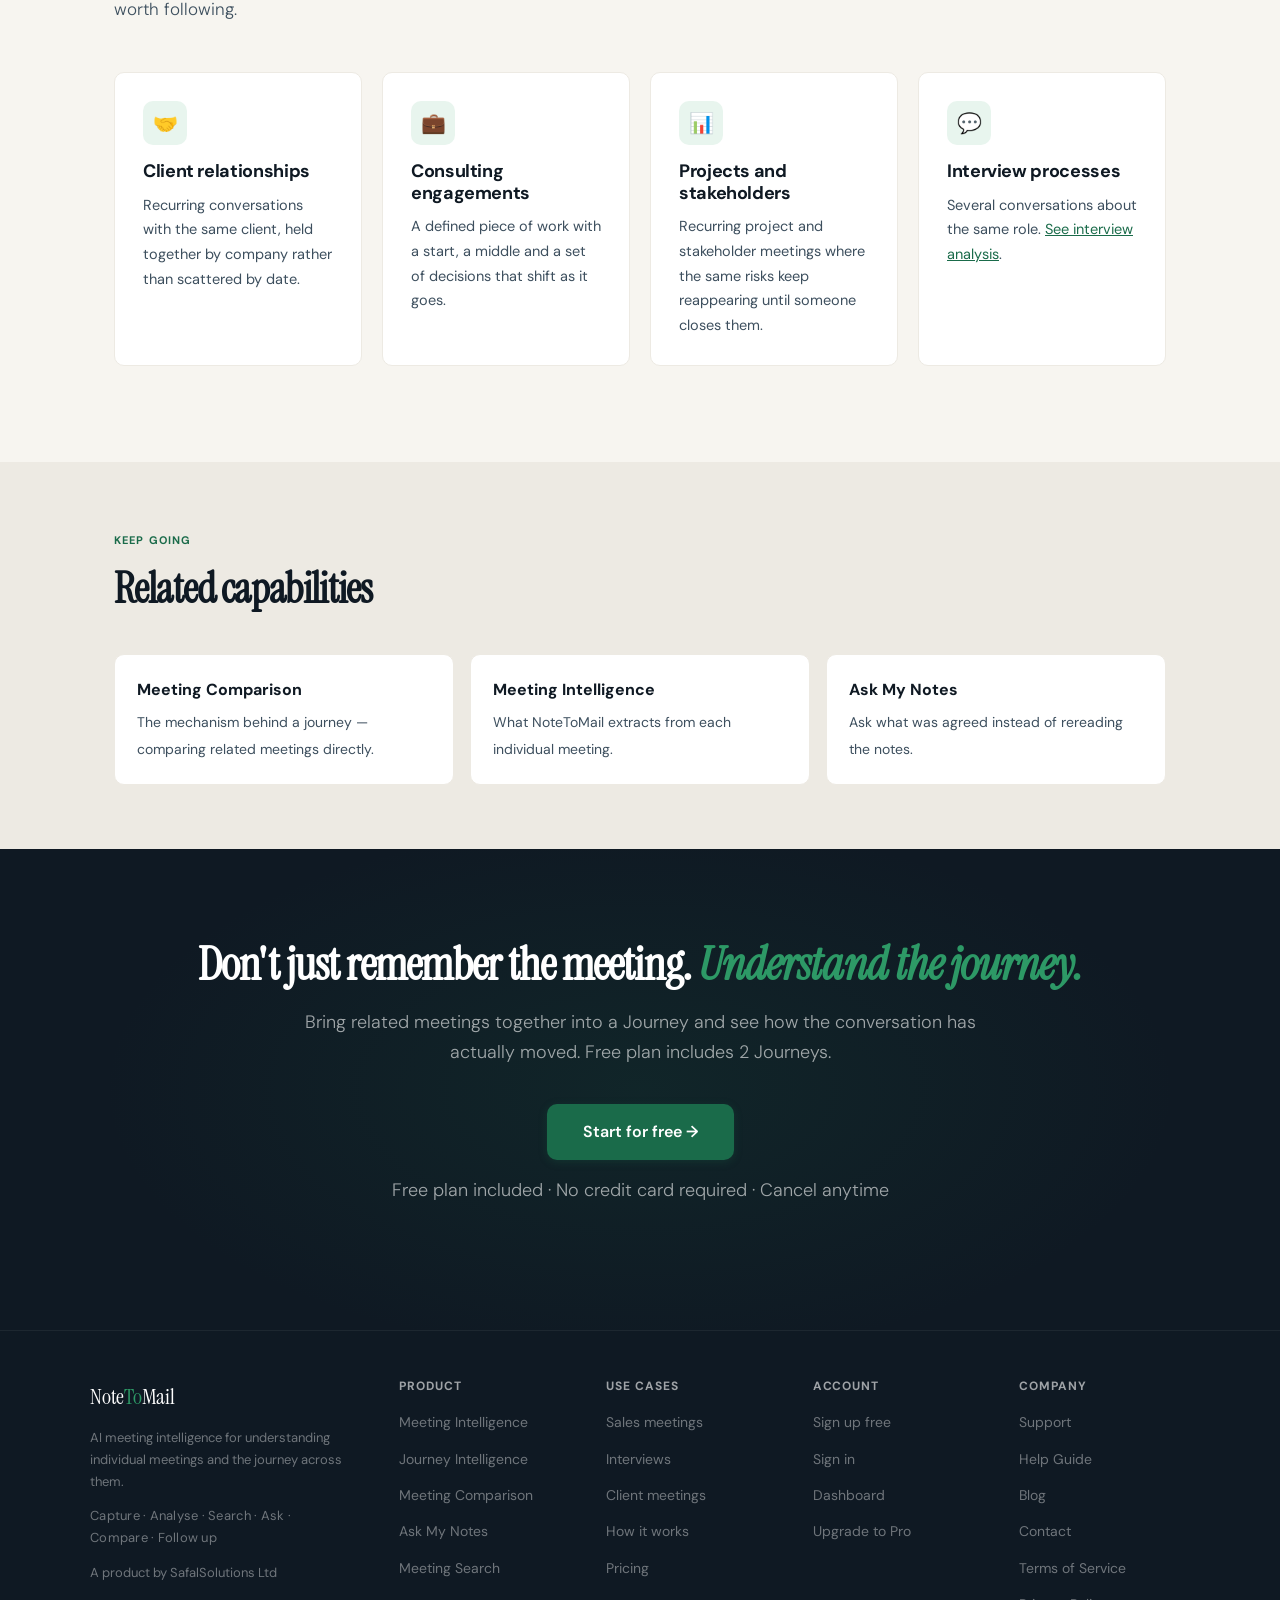
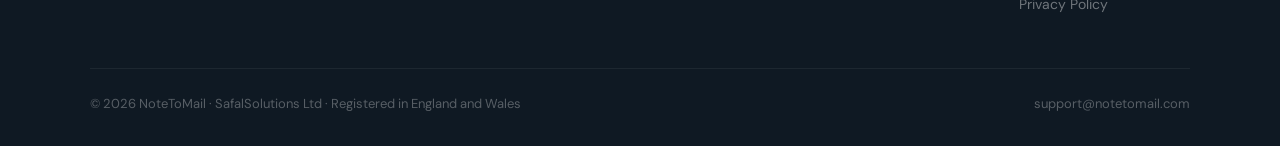
<file: journey-intelligence/index.html>
<!DOCTYPE html>
<html lang="en">
<head>
  <meta charset="UTF-8" />
  <meta name="viewport" content="width=device-width, initial-scale=1.0" />
  <title>AI Meeting Journey Intelligence | NoteToMail</title>
  <meta name="description" content="One meeting tells you what happened. A Journey shows how you're progressing: bring related meetings together, track confirmed outcomes and compare what changed." />
  <link rel="canonical" href="https://notetomail.com/journey-intelligence" />

  <meta property="og:title" content="AI Meeting Journey Intelligence | NoteToMail" />
  <meta property="og:description" content="One meeting tells you what happened. A Journey shows how you're progressing: bring related meetings together, track confirmed outcomes and compare what changed." />
  <meta property="og:url" content="https://notetomail.com/journey-intelligence" />
  <meta property="og:site_name" content="NoteToMail" />
  <meta property="og:type" content="website" />
  <meta property="og:image" content="https://notetomail.com/og-image.png" />
  <meta property="og:image:width" content="1200" />
  <meta property="og:image:height" content="630" />

  <meta name="twitter:card" content="summary_large_image" />
  <meta name="twitter:title" content="AI Meeting Journey Intelligence | NoteToMail" />
  <meta name="twitter:description" content="One meeting tells you what happened. A Journey shows how you're progressing: bring related meetings together, track confirmed outcomes and compare what changed." />
  <meta name="twitter:image" content="https://notetomail.com/og-image.png" />

  <link rel="preconnect" href="https://fonts.googleapis.com" />
  <link rel="preconnect" href="https://fonts.gstatic.com" crossorigin />
  <link href="https://fonts.googleapis.com/css2?family=Instrument+Serif:ital@0;1&family=DM+Sans:opsz,wght@9..40,300;9..40,400;9..40,500;9..40,600&display=swap" rel="stylesheet" />
  <link rel="stylesheet" href="/assets/site.css" />
  <script type="application/ld+json">
  {
    "@context": "https://schema.org",
    "@type": "WebPage",
    "name": "AI Meeting Journey Intelligence",
    "url": "https://notetomail.com/journey-intelligence",
    "description": "Bring related meetings together into a Journey to see a timeline of what happened, track which outcomes were confirmed, and compare the meetings to understand what changed across the conversation. Included on the free plan.",
    "isPartOf": { "@type": "WebSite", "name": "NoteToMail", "url": "https://notetomail.com" },
    "primaryImageOfPage": { "@type": "ImageObject", "url": "https://notetomail.com/og-image.png" }
  }
  </script>
</head>
<body>
<a class="skip-link" href="#main">Skip to content</a>
<nav class="site-nav">
  <div class="nav-inner">
    <a href="/" class="nav-logo">Note<span>To</span>Mail</a>
    <ul class="nav-links">
      <li class="nav-item-dd" data-open="false">
        <button class="nav-trigger" type="button" aria-expanded="false" aria-haspopup="true">Product <span class="caret" aria-hidden="true"></span></button>
        <ul class="nav-menu">
            <li><a href="/meeting-intelligence">Meeting Intelligence<small>Turn conversations into structured insight</small></a></li>
            <li><a href="/journey-intelligence" aria-current="page">Journey Intelligence<small>Compare related meetings across a Journey</small></a></li>
            <li><a href="/meeting-comparison">Meeting Comparison<small>Compare related meetings side by side</small></a></li>
            <li><a href="/ask-my-notes">Ask My Notes<small>Ask questions about your meeting content</small></a></li>
            <li><a href="/meeting-search">Meeting Search<small>Keyword and semantic search across your history</small></a></li>
        </ul>
      </li>
      <li class="nav-item-dd" data-open="false">
        <button class="nav-trigger" type="button" aria-expanded="false" aria-haspopup="true">Use cases <span class="caret" aria-hidden="true"></span></button>
        <ul class="nav-menu">
            <li><a href="/sales-meeting-intelligence">Sales meetings<small>Requirements, objections and commitments</small></a></li>
            <li><a href="/interview-meeting-analysis">Interviews<small>Structured review of interview conversations</small></a></li>
            <li><a href="/journey-intelligence" aria-current="page">Client &amp; project meetings<small>Understand a relationship across meetings</small></a></li>
        </ul>
      </li>
      <li><a href="/#how-it-works">How it works</a></li>
      <li><a href="/#pricing">Pricing</a></li>
      <li><a href="/blog/blog-index.html">Blog</a></li>
      <li><a href="/support.html">Support</a></li>
    </ul>
    <div class="nav-cta">
      <a href="https://app.notetomail.com/signin" class="btn-ghost">Sign in</a>
      <a href="https://app.notetomail.com/signup" class="btn-primary">Start free &rarr;</a>
    </div>
    <button class="hamburger" type="button" aria-label="Open menu" aria-expanded="false" aria-controls="mobileMenu">
      <span></span><span></span><span></span>
    </button>
  </div>
</nav>

<div class="mobile-menu" id="mobileMenu">
  <span class="mm-label">Product</span>
  <a href="/meeting-intelligence">Meeting Intelligence</a>
  <a href="/journey-intelligence">Journey Intelligence</a>
  <a href="/meeting-comparison">Meeting Comparison</a>
  <a href="/ask-my-notes">Ask My Notes</a>
  <a href="/meeting-search">Meeting Search</a>
  <span class="mm-label">Use cases</span>
  <a href="/sales-meeting-intelligence">Sales meetings</a>
  <a href="/interview-meeting-analysis">Interviews</a>
  <span class="mm-label">More</span>
  <a href="/#how-it-works">How it works</a>
  <a href="/#pricing">Pricing</a>
  <a href="/blog/blog-index.html">Blog</a>
  <a href="/support.html">Support</a>
  <a href="/help-guide.html">Help Guide</a>
  <a href="https://app.notetomail.com/signin">Sign in</a>
  <a href="https://app.notetomail.com/signup" class="btn-primary" style="text-align:center;margin-top:14px;">Start free &rarr;</a>
</div>

<div class="container crumbs">
  <nav aria-label="Breadcrumb">
    <ol>
      <li><a href="/">Home</a></li>
      <li>Journey Intelligence</li>
    </ol>
  </nav>
</div>
<main id="main">
<section class="page-hero">
  <div class="container">
    <span class="hero-badge fade-up">Journey Intelligence</span>
    <h1 class="fade-up fade-up-d1">Understand <em>what changed</em> across your meetings.</h1>
    <p class="lede fade-up fade-up-d2">
      Meetings rarely exist in isolation. A client conversation, sales opportunity, project or interview usually
      develops over several discussions. Bring related meetings together into a Journey, then compare them to
      understand what changed across the conversation &mdash; what was agreed, which outcomes were confirmed,
      and what is still open.
    </p>
    <div class="hero-actions fade-up fade-up-d3">
      <a href="https://app.notetomail.com/signup" class="btn-primary btn-primary-lg">Start for free &rarr;</a>
      <a href="#example" class="btn-outline btn-primary-lg">See an example journey</a>
    </div>
    <p class="hero-note fade-up fade-up-d3"><strong>Journeys are on the Free plan</strong> &mdash; 2 Journeys, up to 6 meetings each. No credit card required.</p>
  </div>
</section>

<section class="section-sm band-white">
  <div class="container">
    <div class="fade-up" style="max-width:760px;">
      <span class="section-label">The idea</span>
      <h2 class="section-title">Don't just remember the meeting. Understand the journey.</h2>
      <p class="section-sub" style="max-width:none;">
        A single meeting tells you what happened today. Journey Intelligence helps you understand a series of
        related meetings as one evolving conversation. Bring meetings together into a Journey, compare them, and
        surface evidence-backed changes, strengths, differences and recurring themes across the meetings.
      </p>
    </div>
    <div class="flow fade-up fade-up-d1" style="margin-top:40px;">
      <div class="flow-step"><div class="flow-kicker">Meeting 1</div><strong>Discovery</strong></div>
      <div class="flow-arrow" aria-hidden="true">&rarr;</div>
      <div class="flow-step"><div class="flow-kicker">Meeting 2</div><strong>Technical discussion</strong></div>
      <div class="flow-arrow" aria-hidden="true">&rarr;</div>
      <div class="flow-step"><div class="flow-kicker">Meeting 3</div><strong>Commercial discussion</strong></div>
      <div class="flow-arrow" aria-hidden="true">&rarr;</div>
      <div class="flow-step"><div class="flow-kicker">Meeting 4</div><strong>Follow-up</strong></div>
      <div class="flow-arrow" aria-hidden="true">&rarr;</div>
      <div class="flow-step is-accent"><div class="flow-kicker">Across all four</div><strong>Journey Intelligence</strong><span>What changed, what's resolved, what's still open</span></div>
    </div>
  </div>
</section>

<section class="section">
  <div class="container">
    <div class="fade-up">
      <span class="section-label">How it works</span>
      <h2 class="section-title">Four steps from separate meetings to a Journey</h2>
      <p class="section-sub">
        You decide which meetings belong together. NoteToMail does the analysis and the comparison.
      </p>
    </div>
    <div class="card-grid card-grid-4">
      <div class="card fade-up">
        <div class="step-badge" aria-hidden="true">1</div>
        <h3>Capture your meetings</h3>
        <p>Record in the browser, upload a recording or paste your notes. Each meeting is analysed on its own first &mdash; summary, decisions, actions and risks.</p>
      </div>
      <div class="card fade-up fade-up-d1">
        <div class="step-badge" aria-hidden="true">2</div>
        <h3>Save the ones that matter</h3>
        <p>Meeting storage is off by default &mdash; turn it on, then save the meetings worth keeping. Organise them by client, company, engagement or journey so the related ones are easy to find again.</p>
      </div>
      <div class="card fade-up fade-up-d2">
        <div class="step-badge" aria-hidden="true">3</div>
        <h3>Build the Journey</h3>
        <p>Add the related meetings to a Journey, in the order they happened. The Free plan includes 2 Journeys with up to 6 meetings in each.</p>
      </div>
      <div class="card fade-up fade-up-d3">
        <div class="step-badge" aria-hidden="true">4</div>
        <h3>Compare and follow through</h3>
        <p>Read the timeline, see which outcomes were confirmed, and compare the meetings to understand what changed across the conversation.</p>
      </div>
    </div>
  </div>
</section>

<section class="section band-warm">
  <div class="container">
    <div class="fade-up">
      <span class="section-label">Inside a Journey</span>
      <h2 class="section-title">What a Journey actually shows you</h2>
      <p class="section-sub">
        A Journey is not a folder. It is a view of the same conversation at several points in time.
      </p>
    </div>

    <div class="card-grid card-grid-3">
      <div class="card fade-up">
        <div class="card-icon" aria-hidden="true">&#128197;</div>
        <h3>Timeline</h3>
        <p>Every meeting in the Journey in the order it happened, so you can see where a decision first appeared, where it changed, and where it was settled.</p>
      </div>
      <div class="card fade-up fade-up-d1">
        <div class="card-icon" aria-hidden="true">&#128269;</div>
        <h3>Overview</h3>
        <p>The Journey read as one thing rather than six: the themes that run through it, what recurs, and what only came up once.</p>
      </div>
      <div class="card fade-up fade-up-d2">
        <div class="card-icon" aria-hidden="true">&#9989;</div>
        <h3>Confirmed outcomes</h3>
        <p>Record what actually came of each meeting &mdash; achieved, not achieved, pending or unknown &mdash; rather than assuming something discussed once was agreed and done. Available on every plan.</p>
      </div>
    </div>

  </div>
</section>

<section class="section">
  <div class="container">
    <div class="fade-up">
      <span class="section-label">Effectiveness &amp; coaching</span>
      <h2 class="section-title">Where the meetings contain the evidence</h2>
      <p class="section-sub">
        A Journey can show effectiveness and coaching views built from assessment evidence held against its
        meetings. Reading those views costs nothing and needs no upgrade &mdash; but the evidence itself is produced
        by <strong>Advanced AI Learn, which is a Pro capability</strong>.
      </p>
    </div>
    <div class="card-grid card-grid-2">
      <div class="card fade-up">
        <div class="card-icon" aria-hidden="true">&#128200;</div>
        <h3>Effectiveness across the Journey</h3>
        <p>See how the assessed areas move between one meeting and the next, instead of comparing two write-ups by hand.</p>
      </div>
      <div class="card fade-up fade-up-d1">
        <div class="card-icon" aria-hidden="true">&#127919;</div>
        <h3>Coaching views</h3>
        <p>Strengths, differences and recurring themes drawn from what the meetings actually contain, with the meeting they came from attached.</p>
      </div>
    </div>
    <p class="callout fade-up fade-up-d2">
      <strong>What this means on Free.</strong> Effectiveness and coaching views are assembled from stored
      assessment evidence, and that evidence is written by Advanced AI Learn &mdash; a Pro capability. So a Free
      account that has never run Learn will see the timeline, overview and confirmed outcomes, and these two views
      will be empty until there is evidence to build them from. NoteToMail never scores a conversation that was
      never assessed.
    </p>
  </div>
</section>

<section class="section band-white">
  <div class="container">
    <div class="fade-up">
      <span class="section-label">Why one meeting is not enough</span>
      <h2 class="section-title">The important detail is usually the change</h2>
      <p class="section-sub">
        The integration concern that dominated the first meeting and quietly disappeared by the third one tells you
        something. So does the delivery date that moved twice. Reading meetings one at a time hides exactly the
        things that matter most.
      </p>
    </div>
    <div class="card-grid card-grid-3">
      <div class="card fade-up">
        <div class="card-icon" aria-hidden="true">&#128279;</div>
        <h3>Related meetings, together</h3>
        <p>Organise meetings by client, company, engagement or journey, and bring the related ones together into a Journey so the thread stays intact instead of scattering across your history.</p>
      </div>
      <div class="card fade-up fade-up-d1">
        <div class="card-icon" aria-hidden="true">&#128197;</div>
        <h3>In the order they happened</h3>
        <p>Read the sequence chronologically: what was agreed first, what was revisited, and what only appeared later in the relationship.</p>
      </div>
      <div class="card fade-up fade-up-d2">
        <div class="card-icon" aria-hidden="true">&#9878;</div>
        <h3>Compared, not just listed</h3>
        <p>Put related meetings side by side to see common themes, repeated decisions and the points where the conversations genuinely differ. <a href="/meeting-comparison" style="color:var(--accent)">See meeting comparison</a>.</p>
      </div>
    </div>
  </div>
</section>

<section class="section band-warm" id="example">
  <div class="container">
    <div class="fade-up">
      <span class="section-label">Illustrative example</span>
      <h2 class="section-title">What a journey looks like</h2>
      <p class="section-sub">
        A typical client opportunity, told across four steps. This is an illustration of the shape of a journey &mdash;
        not a claim about the exact wording NoteToMail will generate from your own meetings.
      </p>
    </div>

    <div class="journey fade-up fade-up-d1">
      <div class="journey-step">
        <div class="journey-rail"><div class="journey-dot">1</div></div>
        <div class="journey-body">
          <div class="journey-meta">Meeting 1</div>
          <h3>Discovery</h3>
          <ul>
            <li>Customer requirements identified</li>
            <li>Integration concern raised</li>
          </ul>
        </div>
      </div>
      <div class="journey-step">
        <div class="journey-rail"><div class="journey-dot">2</div></div>
        <div class="journey-body">
          <div class="journey-meta">Meeting 2</div>
          <h3>Technical discussion</h3>
          <ul>
            <li>Integration approach discussed</li>
            <li>New delivery risk identified</li>
          </ul>
        </div>
      </div>
      <div class="journey-step">
        <div class="journey-rail"><div class="journey-dot">3</div></div>
        <div class="journey-body">
          <div class="journey-meta">Meeting 3</div>
          <h3>Commercial discussion</h3>
          <ul>
            <li>Commercial position discussed</li>
            <li>Technical issue no longer dominant</li>
          </ul>
        </div>
      </div>
      <div class="journey-step is-final">
        <div class="journey-rail"><div class="journey-dot" aria-hidden="true">&#10003;</div></div>
        <div class="journey-body">
          <div class="journey-meta">Across the set</div>
          <h3>Journey view</h3>
          <ul>
            <li>See what changed across the relationship</li>
            <li>Notice which concerns faded and which are still open</li>
            <li>Arrive at the next meeting knowing where things stand</li>
          </ul>
        </div>
      </div>
    </div>

    <p class="callout fade-up">
      <strong>To be clear about what this is.</strong> You choose which meetings belong to a Journey; NoteToMail
      analyses the meetings you capture and helps you compare the ones you bring together. It reports on what your
      conversations contain &mdash; it does not predict outcomes or forecast whether a deal will close.
    </p>
  </div>
</section>

<section class="section band-dark">
  <div class="container">
    <div class="fade-up">
      <span class="section-label">Questions a journey helps with</span>
      <h2 class="section-title">The things you'd otherwise reread four meetings to answer</h2>
    </div>
    <div class="q-grid fade-up fade-up-d1">
      <div class="q-item">What changed between meetings?</div>
      <div class="q-item">Which issues were resolved?</div>
      <div class="q-item">What remains outstanding?</div>
      <div class="q-item">How did priorities change?</div>
      <div class="q-item">What decisions progressed?</div>
      <div class="q-item">Where did the meetings differ?</div>
      <div class="q-item">What should I remember before the next conversation?</div>
      <div class="q-item">Which actions were agreed and never closed?</div>
    </div>
  </div>
</section>

<section class="section band-white" id="plans">
  <div class="container">
    <div class="fade-up">
      <span class="section-label">Free and Pro</span>
      <h2 class="section-title">Journeys start on the Free plan</h2>
      <p class="section-sub">
        Journey Intelligence is not locked behind an upgrade. The Free plan runs real Journeys; Pro adds the
        advanced AI capabilities and the deeper analysis built on top of them.
      </p>
    </div>

    <div class="tier-grid">
      <div class="tier fade-up">
        <div class="tier-head"><span class="tier-name">Free</span></div>
        <h3>Run real Journeys</h3>
        <ul>
          <li>Up to <strong>2 Journeys</strong></li>
          <li>Up to <strong>6 meetings per Journey</strong></li>
          <li>Up to <strong>6 saved meetings</strong> per account</li>
          <li>Journey <strong>timelines</strong> and <strong>overviews</strong></li>
          <li><strong>Outcome tracking</strong> &mdash; record each meeting as achieved, not achieved, pending or unknown</li>
          <li>Recording Teams, Zoom and Google Meet calls, up to 120 minutes</li>
          <li>Reading effectiveness and coaching views for any assessment evidence already stored against your meetings &mdash; note that producing that evidence needs Pro</li>
          <li>Explicit opt-in before any meeting is stored</li>
        </ul>
      </div>
      <div class="tier is-pro fade-up fade-up-d1">
        <div class="tier-head"><span class="tier-name">Pro</span></div>
        <h3>Advanced AI on top</h3>
        <ul>
          <li>Advanced AI <strong>Learn</strong></li>
          <li>Advanced AI <strong>Compare</strong></li>
          <li>Advanced AI <strong>Ask</strong></li>
          <li><strong>Deeper Journey Intelligence analysis</strong> across the meetings you've brought together</li>
          <li><strong>Unlimited</strong> Journeys, meetings per Journey and saved meetings</li>
          <li>Ask a Journey &mdash; question every meeting at once</li>
          <li>Pro HD transcription for online calls</li>
          <li>Everything on the Free plan</li>
        </ul>
      </div>
    </div>

    <p class="callout fade-up fade-up-d2">
      <strong>Reaching a Free limit.</strong> The Free caps are applied when you create something new, not when
      you open it. If you are at the limit, you are told at that point and cannot create another Journey or add
      another meeting to a full one &mdash; the Journeys you already have stay readable, and you can still record
      and confirm outcomes on them.
    </p>
  </div>
</section>

<section class="section-sm band-warm" id="privacy">
  <div class="container">
    <div class="fade-up" style="max-width:780px;">
      <span class="section-label">Privacy</span>
      <h2 class="section-title">Your meetings are stored only when you say so</h2>
      <p class="section-sub" style="max-width:none;">
        A Journey reads from saved meetings, so it is worth being precise about what that means. Meeting storage is
        <strong>off by default</strong>: with it off, your notes, recordings and generated emails leave our systems
        when the session ends. Two deliberate steps are needed before anything is kept &mdash; turn meeting storage on
        in your dashboard, then click Save on the meetings you want. Saved content is encrypted and held in
        compliance with UK GDPR. You
        can view or permanently delete any saved meeting at any time, and content sent to our AI provider is
        excluded from model training under our data processing agreement. Full detail is in the
        <a href="https://app.notetomail.com/legal/privacy" style="color:var(--accent)">Privacy Policy</a>.
        If you are recording other people, tell them, and make sure you have the permissions your jurisdiction
        requires.
      </p>
    </div>
  </div>
</section>

<section class="section">
  <div class="container">
    <div class="fade-up">
      <span class="section-label">Where it fits</span>
      <h2 class="section-title">Journeys other than sales pipelines</h2>
      <p class="section-sub">Any relationship that runs across more than one conversation has a journey worth following.</p>
    </div>
    <div class="card-grid card-grid-4">
      <div class="card fade-up">
        <div class="card-icon" aria-hidden="true">&#129309;</div>
        <h3>Client relationships</h3>
        <p>Recurring conversations with the same client, held together by company rather than scattered by date.</p>
      </div>
      <div class="card fade-up fade-up-d1">
        <div class="card-icon" aria-hidden="true">&#128188;</div>
        <h3>Consulting engagements</h3>
        <p>A defined piece of work with a start, a middle and a set of decisions that shift as it goes.</p>
      </div>
      <div class="card fade-up fade-up-d2">
        <div class="card-icon" aria-hidden="true">&#128202;</div>
        <h3>Projects and stakeholders</h3>
        <p>Recurring project and stakeholder meetings where the same risks keep reappearing until someone closes them.</p>
      </div>
      <div class="card fade-up fade-up-d3">
        <div class="card-icon" aria-hidden="true">&#128172;</div>
        <h3>Interview processes</h3>
        <p>Several conversations about the same role. <a href="/interview-meeting-analysis" style="color:var(--accent)">See interview analysis</a>.</p>
      </div>
    </div>
  </div>
</section>

<section class="section-sm band-warm">
  <div class="container">
    <div class="fade-up">
      <span class="section-label">Keep going</span>
      <h2 class="section-title">Related capabilities</h2>
    </div>
    <div class="next-links fade-up fade-up-d1">
      <a class="next-link" href="/meeting-comparison"><strong>Meeting Comparison</strong><span>The mechanism behind a journey &mdash; comparing related meetings directly.</span></a>
      <a class="next-link" href="/meeting-intelligence"><strong>Meeting Intelligence</strong><span>What NoteToMail extracts from each individual meeting.</span></a>
      <a class="next-link" href="/ask-my-notes"><strong>Ask My Notes</strong><span>Ask what was agreed instead of rereading the notes.</span></a>
    </div>
  </div>
</section>

<section class="cta-section">
  <div class="container">
    <h2 class="fade-up">Don't just remember the meeting. <em>Understand the journey.</em></h2>
    <p class="fade-up fade-up-d1">Bring related meetings together into a Journey and see how the conversation has actually moved. Free plan includes 2 Journeys.</p>
    <a href="https://app.notetomail.com/signup" class="btn-primary fade-up fade-up-d2">Start for free &rarr;</a>
    <p class="cta-note fade-up fade-up-d3">Free plan included &middot; No credit card required &middot; Cancel anytime</p>
  </div>
</section>
</main>

<footer>
  <div class="footer-inner">
    <div class="footer-brand">
      <a href="/" class="nav-logo">Note<span style="color:var(--accent-mid)">To</span>Mail</a>
      <p>AI meeting intelligence for understanding individual meetings and the journey across them.</p>
      <p class="footer-tagline">Capture &middot; Analyse &middot; Search &middot; Ask &middot; Compare &middot; Follow up</p>
      <p style="margin-top:12px">A product by <a href="https://www.safalsolutions.co.uk" style="color:rgba(255,255,255,0.4);text-decoration:none;" target="_blank" rel="noopener">SafalSolutions Ltd</a></p>
    </div>
    <div class="footer-col">
      <h2>Product</h2>
      <ul>
        <li><a href="/meeting-intelligence">Meeting Intelligence</a></li>
        <li><a href="/journey-intelligence">Journey Intelligence</a></li>
        <li><a href="/meeting-comparison">Meeting Comparison</a></li>
        <li><a href="/ask-my-notes">Ask My Notes</a></li>
        <li><a href="/meeting-search">Meeting Search</a></li>
      </ul>
    </div>
    <div class="footer-col">
      <h2>Use cases</h2>
      <ul>
        <li><a href="/sales-meeting-intelligence">Sales meetings</a></li>
        <li><a href="/interview-meeting-analysis">Interviews</a></li>
        <li><a href="/journey-intelligence">Client meetings</a></li>
        <li><a href="/#how-it-works">How it works</a></li>
        <li><a href="/#pricing">Pricing</a></li>
      </ul>
    </div>
    <div class="footer-col">
      <h2>Account</h2>
      <ul>
        <li><a href="https://app.notetomail.com/signup">Sign up free</a></li>
        <li><a href="https://app.notetomail.com/signin">Sign in</a></li>
        <li><a href="https://app.notetomail.com/dashboard">Dashboard</a></li>
        <li><a href="https://app.notetomail.com/pricing">Upgrade to Pro</a></li>
      </ul>
    </div>
    <div class="footer-col">
      <h2>Company</h2>
      <ul>
        <li><a href="/support.html">Support</a></li>
        <li><a href="/help-guide.html">Help Guide</a></li>
        <li><a href="/blog/blog-index.html">Blog</a></li>
        <li><a href="/contact.html">Contact</a></li>
        <li><a href="https://app.notetomail.com/legal/terms">Terms of Service</a></li>
        <li><a href="https://app.notetomail.com/legal/privacy">Privacy Policy</a></li>
      </ul>
    </div>
  </div>

  <div class="footer-bottom">
    <span>&copy; 2026 NoteToMail &middot; SafalSolutions Ltd &middot; Registered in England and Wales</span>
    <span>support@notetomail.com</span>
  </div>
</footer>
<script src="/assets/site.js" defer></script>
</body>
</html>
</file>
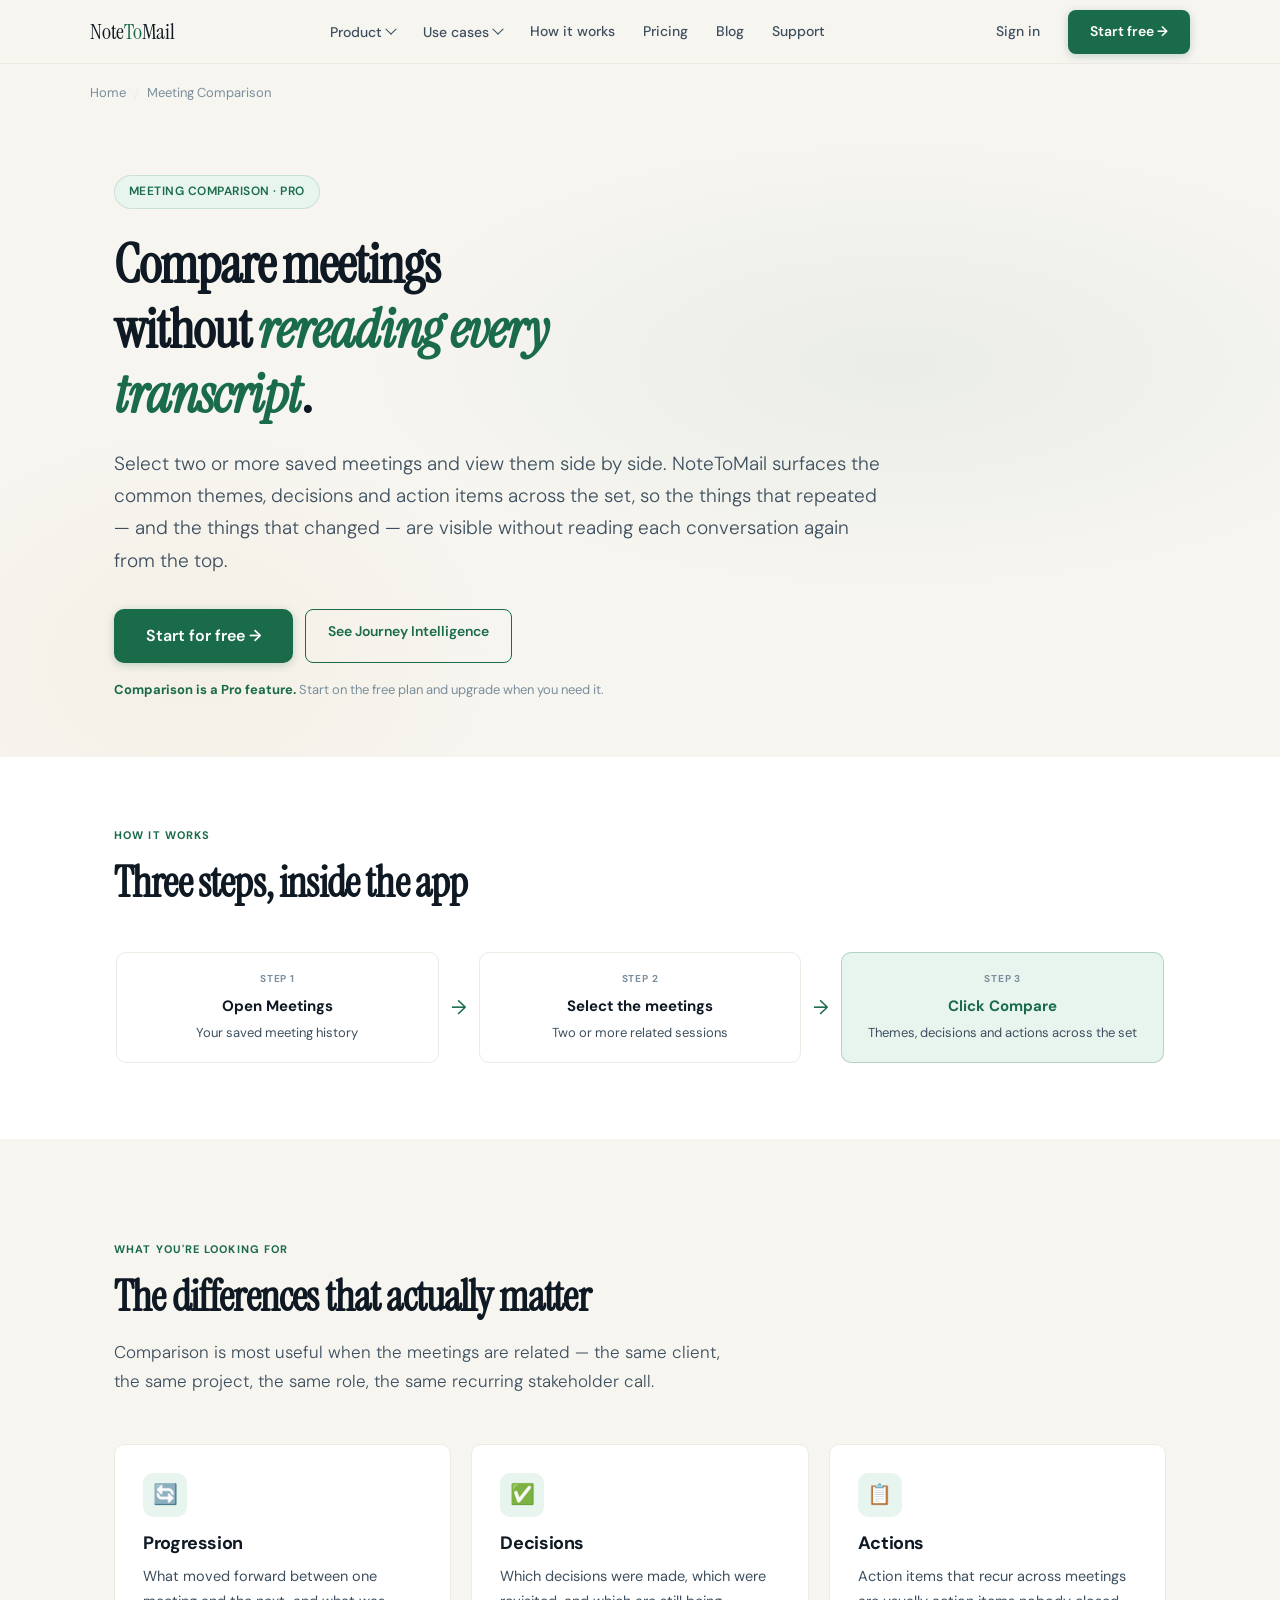
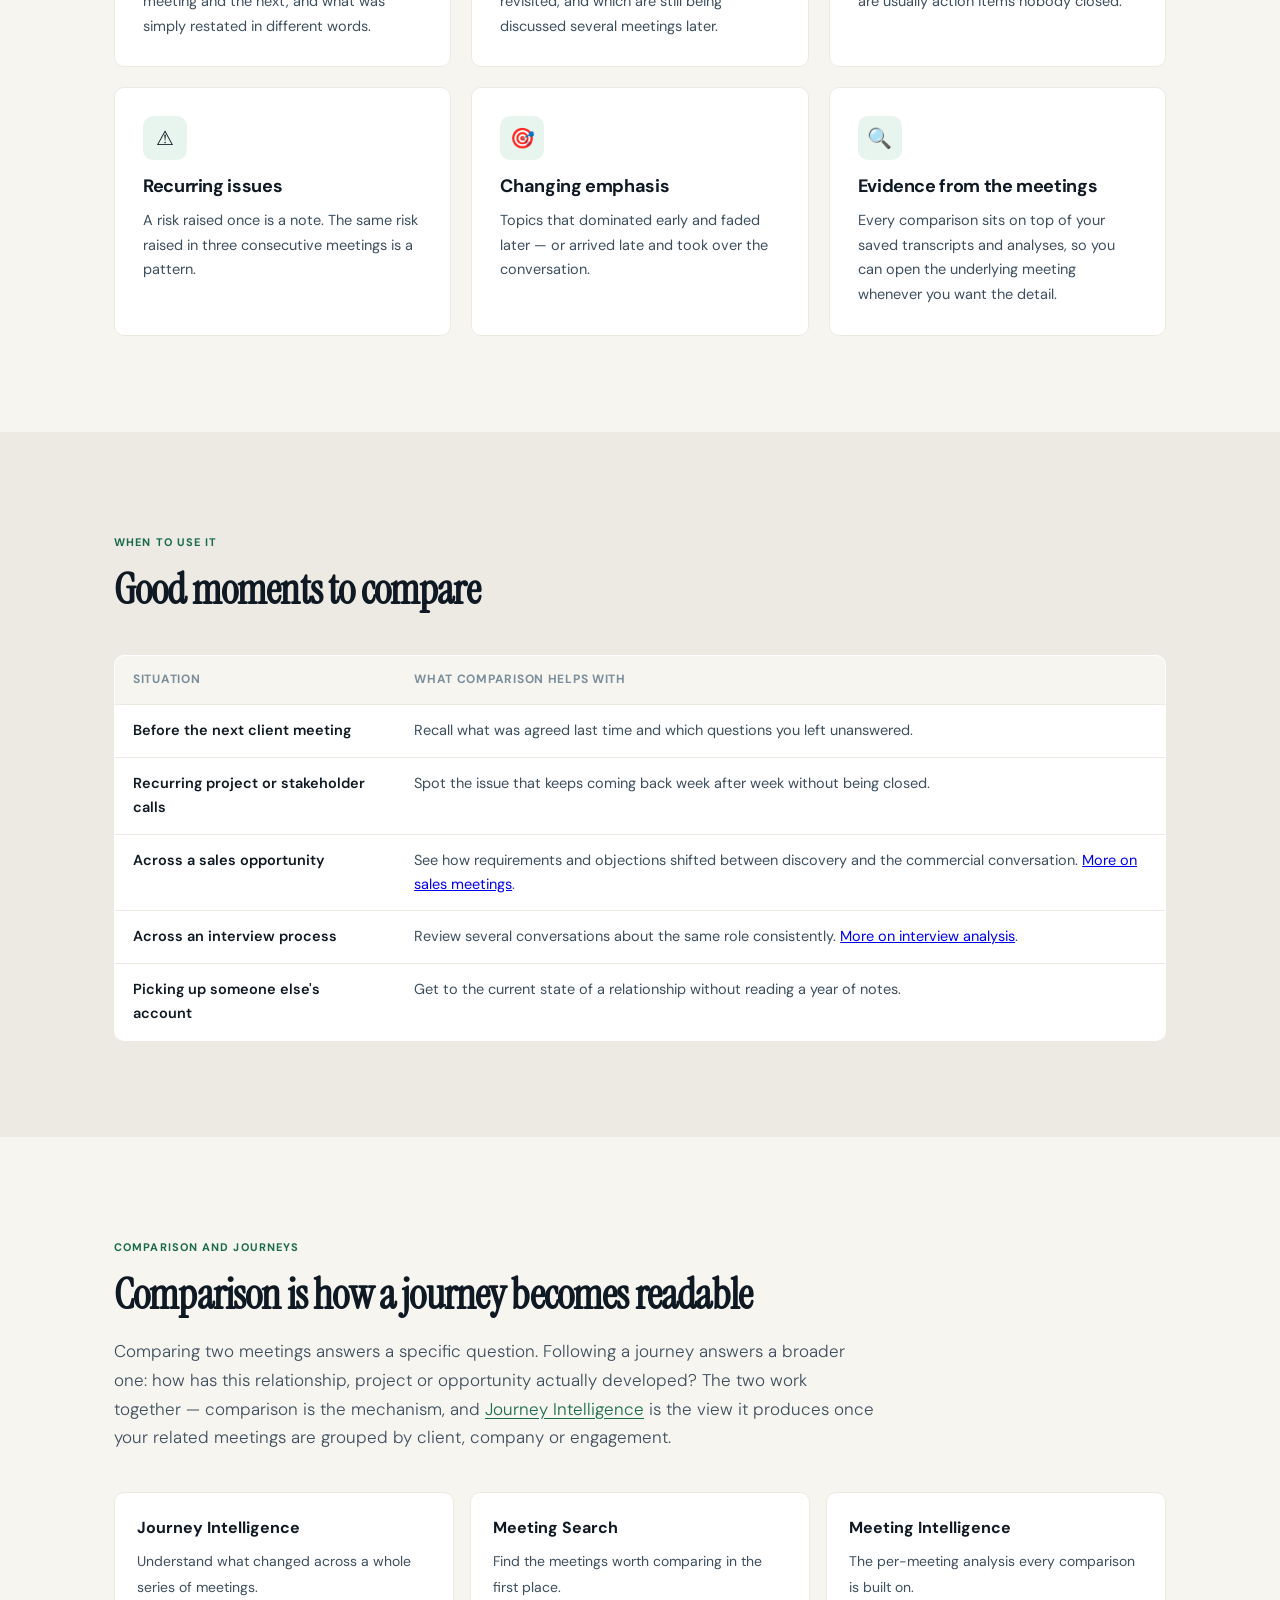
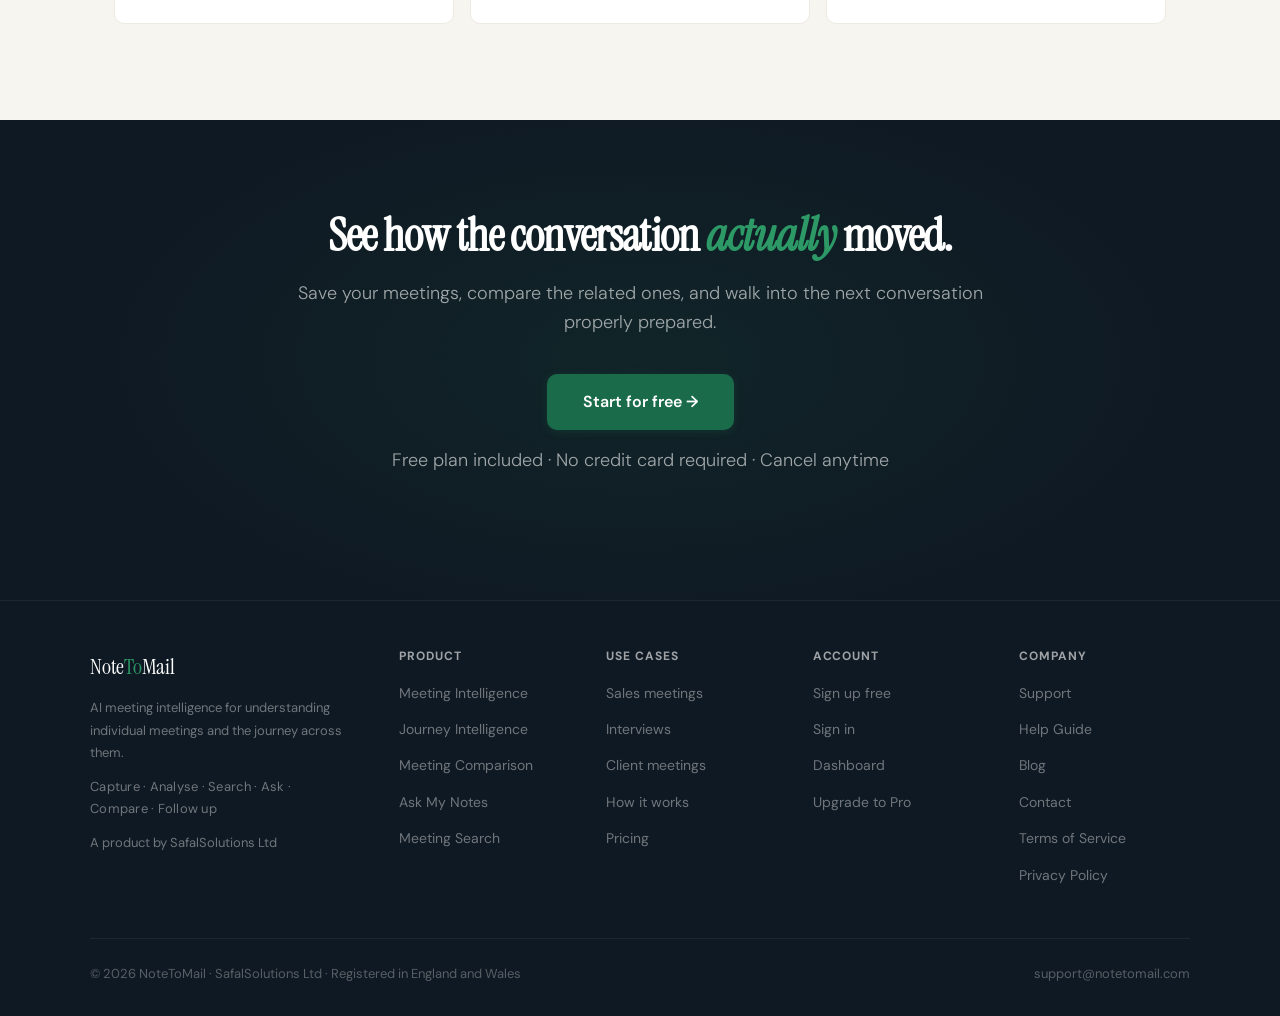
<file: meeting-comparison/index.html>
<!DOCTYPE html>
<html lang="en">
<head>
  <meta charset="UTF-8" />
  <meta name="viewport" content="width=device-width, initial-scale=1.0" />
  <title>AI Meeting Comparison | Compare Meetings with NoteToMail</title>
  <meta name="description" content="Compare related meetings side by side. NoteToMail surfaces common themes, decisions and action items so you can see what changed without rereading transcripts." />
  <link rel="canonical" href="https://notetomail.com/meeting-comparison" />

  <meta property="og:title" content="AI Meeting Comparison | Compare Meetings with NoteToMail" />
  <meta property="og:description" content="Compare related meetings side by side. NoteToMail surfaces common themes, decisions and action items so you can see what changed without rereading transcripts." />
  <meta property="og:url" content="https://notetomail.com/meeting-comparison" />
  <meta property="og:site_name" content="NoteToMail" />
  <meta property="og:type" content="website" />
  <meta property="og:image" content="https://notetomail.com/og-image.png" />
  <meta property="og:image:width" content="1200" />
  <meta property="og:image:height" content="630" />

  <meta name="twitter:card" content="summary_large_image" />
  <meta name="twitter:title" content="AI Meeting Comparison | Compare Meetings with NoteToMail" />
  <meta name="twitter:description" content="Compare related meetings side by side. NoteToMail surfaces common themes, decisions and action items so you can see what changed without rereading transcripts." />
  <meta name="twitter:image" content="https://notetomail.com/og-image.png" />

  <link rel="preconnect" href="https://fonts.googleapis.com" />
  <link rel="preconnect" href="https://fonts.gstatic.com" crossorigin />
  <link href="https://fonts.googleapis.com/css2?family=Instrument+Serif:ital@0;1&family=DM+Sans:opsz,wght@9..40,300;9..40,400;9..40,500;9..40,600&display=swap" rel="stylesheet" />
  <link rel="stylesheet" href="/assets/site.css" />
  <script type="application/ld+json">
  {
    "@context": "https://schema.org",
    "@type": "WebPage",
    "name": "AI Meeting Comparison",
    "url": "https://notetomail.com/meeting-comparison",
    "description": "Select two or more saved meetings in NoteToMail and compare them side by side to see common themes, decisions, action items and how the discussion changed between them.",
    "isPartOf": { "@type": "WebSite", "name": "NoteToMail", "url": "https://notetomail.com" },
    "primaryImageOfPage": { "@type": "ImageObject", "url": "https://notetomail.com/og-image.png" }
  }
  </script>
</head>
<body>
<a class="skip-link" href="#main">Skip to content</a>
<nav class="site-nav">
  <div class="nav-inner">
    <a href="/" class="nav-logo">Note<span>To</span>Mail</a>
    <ul class="nav-links">
      <li class="nav-item-dd" data-open="false">
        <button class="nav-trigger" type="button" aria-expanded="false" aria-haspopup="true">Product <span class="caret" aria-hidden="true"></span></button>
        <ul class="nav-menu">
            <li><a href="/meeting-intelligence">Meeting Intelligence<small>Turn conversations into structured insight</small></a></li>
            <li><a href="/journey-intelligence">Journey Intelligence<small>Compare related meetings across a Journey</small></a></li>
            <li><a href="/meeting-comparison" aria-current="page">Meeting Comparison<small>Compare related meetings side by side</small></a></li>
            <li><a href="/ask-my-notes">Ask My Notes<small>Ask questions about your meeting content</small></a></li>
            <li><a href="/meeting-search">Meeting Search<small>Keyword and semantic search across your history</small></a></li>
        </ul>
      </li>
      <li class="nav-item-dd" data-open="false">
        <button class="nav-trigger" type="button" aria-expanded="false" aria-haspopup="true">Use cases <span class="caret" aria-hidden="true"></span></button>
        <ul class="nav-menu">
            <li><a href="/sales-meeting-intelligence">Sales meetings<small>Requirements, objections and commitments</small></a></li>
            <li><a href="/interview-meeting-analysis">Interviews<small>Structured review of interview conversations</small></a></li>
            <li><a href="/journey-intelligence">Client &amp; project meetings<small>Understand a relationship across meetings</small></a></li>
        </ul>
      </li>
      <li><a href="/#how-it-works">How it works</a></li>
      <li><a href="/#pricing">Pricing</a></li>
      <li><a href="/blog/blog-index.html">Blog</a></li>
      <li><a href="/support.html">Support</a></li>
    </ul>
    <div class="nav-cta">
      <a href="https://app.notetomail.com/signin" class="btn-ghost">Sign in</a>
      <a href="https://app.notetomail.com/signup" class="btn-primary">Start free &rarr;</a>
    </div>
    <button class="hamburger" type="button" aria-label="Open menu" aria-expanded="false" aria-controls="mobileMenu">
      <span></span><span></span><span></span>
    </button>
  </div>
</nav>

<div class="mobile-menu" id="mobileMenu">
  <span class="mm-label">Product</span>
  <a href="/meeting-intelligence">Meeting Intelligence</a>
  <a href="/journey-intelligence">Journey Intelligence</a>
  <a href="/meeting-comparison">Meeting Comparison</a>
  <a href="/ask-my-notes">Ask My Notes</a>
  <a href="/meeting-search">Meeting Search</a>
  <span class="mm-label">Use cases</span>
  <a href="/sales-meeting-intelligence">Sales meetings</a>
  <a href="/interview-meeting-analysis">Interviews</a>
  <span class="mm-label">More</span>
  <a href="/#how-it-works">How it works</a>
  <a href="/#pricing">Pricing</a>
  <a href="/blog/blog-index.html">Blog</a>
  <a href="/support.html">Support</a>
  <a href="/help-guide.html">Help Guide</a>
  <a href="https://app.notetomail.com/signin">Sign in</a>
  <a href="https://app.notetomail.com/signup" class="btn-primary" style="text-align:center;margin-top:14px;">Start free &rarr;</a>
</div>

<div class="container crumbs">
  <nav aria-label="Breadcrumb">
    <ol>
      <li><a href="/">Home</a></li>
      <li>Meeting Comparison</li>
    </ol>
  </nav>
</div>
<main id="main">
<section class="page-hero">
  <div class="container">
    <span class="hero-badge fade-up">Meeting Comparison &middot; Pro</span>
    <h1 class="fade-up fade-up-d1">Compare meetings without <em>rereading every transcript</em>.</h1>
    <p class="lede fade-up fade-up-d2">
      Select two or more saved meetings and view them side by side. NoteToMail surfaces the common themes,
      decisions and action items across the set, so the things that repeated &mdash; and the things that changed &mdash;
      are visible without reading each conversation again from the top.
    </p>
    <div class="hero-actions fade-up fade-up-d3">
      <a href="https://app.notetomail.com/signup" class="btn-primary btn-primary-lg">Start for free &rarr;</a>
      <a href="/journey-intelligence" class="btn-outline btn-primary-lg">See Journey Intelligence</a>
    </div>
    <p class="hero-note fade-up fade-up-d3"><strong>Comparison is a Pro feature.</strong> Start on the free plan and upgrade when you need it.</p>
  </div>
</section>

<section class="section-sm band-white">
  <div class="container">
    <div class="fade-up">
      <span class="section-label">How it works</span>
      <h2 class="section-title">Three steps, inside the app</h2>
    </div>
    <div class="flow fade-up fade-up-d1" style="margin-top:40px;">
      <div class="flow-step"><div class="flow-kicker">Step 1</div><strong>Open Meetings</strong><span>Your saved meeting history</span></div>
      <div class="flow-arrow" aria-hidden="true">&rarr;</div>
      <div class="flow-step"><div class="flow-kicker">Step 2</div><strong>Select the meetings</strong><span>Two or more related sessions</span></div>
      <div class="flow-arrow" aria-hidden="true">&rarr;</div>
      <div class="flow-step is-accent"><div class="flow-kicker">Step 3</div><strong>Click Compare</strong><span>Themes, decisions and actions across the set</span></div>
    </div>
  </div>
</section>

<section class="section">
  <div class="container">
    <div class="fade-up">
      <span class="section-label">What you're looking for</span>
      <h2 class="section-title">The differences that actually matter</h2>
      <p class="section-sub">
        Comparison is most useful when the meetings are related &mdash; the same client, the same project,
        the same role, the same recurring stakeholder call.
      </p>
    </div>
    <div class="card-grid card-grid-3">
      <div class="card fade-up">
        <div class="card-icon" aria-hidden="true">&#128260;</div>
        <h3>Progression</h3>
        <p>What moved forward between one meeting and the next, and what was simply restated in different words.</p>
      </div>
      <div class="card fade-up fade-up-d1">
        <div class="card-icon" aria-hidden="true">&#9989;</div>
        <h3>Decisions</h3>
        <p>Which decisions were made, which were revisited, and which are still being discussed several meetings later.</p>
      </div>
      <div class="card fade-up fade-up-d2">
        <div class="card-icon" aria-hidden="true">&#128203;</div>
        <h3>Actions</h3>
        <p>Action items that recur across meetings are usually action items nobody closed.</p>
      </div>
      <div class="card fade-up">
        <div class="card-icon" aria-hidden="true">&#9888;</div>
        <h3>Recurring issues</h3>
        <p>A risk raised once is a note. The same risk raised in three consecutive meetings is a pattern.</p>
      </div>
      <div class="card fade-up fade-up-d1">
        <div class="card-icon" aria-hidden="true">&#127919;</div>
        <h3>Changing emphasis</h3>
        <p>Topics that dominated early and faded later &mdash; or arrived late and took over the conversation.</p>
      </div>
      <div class="card fade-up fade-up-d2">
        <div class="card-icon" aria-hidden="true">&#128269;</div>
        <h3>Evidence from the meetings</h3>
        <p>Every comparison sits on top of your saved transcripts and analyses, so you can open the underlying meeting whenever you want the detail.</p>
      </div>
    </div>
  </div>
</section>

<section class="section band-warm">
  <div class="container">
    <div class="fade-up">
      <span class="section-label">When to use it</span>
      <h2 class="section-title">Good moments to compare</h2>
    </div>
    <div class="table-wrap fade-up fade-up-d1">
      <table class="cmp">
        <thead>
          <tr><th scope="col">Situation</th><th scope="col">What comparison helps with</th></tr>
        </thead>
        <tbody>
          <tr><td>Before the next client meeting</td><td>Recall what was agreed last time and which questions you left unanswered.</td></tr>
          <tr><td>Recurring project or stakeholder calls</td><td>Spot the issue that keeps coming back week after week without being closed.</td></tr>
          <tr><td>Across a sales opportunity</td><td>See how requirements and objections shifted between discovery and the commercial conversation. <a href="/sales-meeting-intelligence">More on sales meetings</a>.</td></tr>
          <tr><td>Across an interview process</td><td>Review several conversations about the same role consistently. <a href="/interview-meeting-analysis">More on interview analysis</a>.</td></tr>
          <tr><td>Picking up someone else's account</td><td>Get to the current state of a relationship without reading a year of notes.</td></tr>
        </tbody>
      </table>
    </div>
  </div>
</section>

<section class="section">
  <div class="container">
    <div class="fade-up" style="max-width:760px;">
      <span class="section-label">Comparison and journeys</span>
      <h2 class="section-title">Comparison is how a journey becomes readable</h2>
      <p class="section-sub" style="max-width:none;">
        Comparing two meetings answers a specific question. Following a journey answers a broader one: how has this
        relationship, project or opportunity actually developed? The two work together &mdash; comparison is the
        mechanism, and <a href="/journey-intelligence" style="color:var(--accent);text-decoration:underline;text-underline-offset:3px;">Journey Intelligence</a>
        is the view it produces once your related meetings are grouped by client, company or engagement.
      </p>
    </div>
    <div class="next-links fade-up fade-up-d1">
      <a class="next-link" href="/journey-intelligence"><strong>Journey Intelligence</strong><span>Understand what changed across a whole series of meetings.</span></a>
      <a class="next-link" href="/meeting-search"><strong>Meeting Search</strong><span>Find the meetings worth comparing in the first place.</span></a>
      <a class="next-link" href="/meeting-intelligence"><strong>Meeting Intelligence</strong><span>The per-meeting analysis every comparison is built on.</span></a>
    </div>
  </div>
</section>

<section class="cta-section">
  <div class="container">
    <h2 class="fade-up">See how the conversation <em>actually</em> moved.</h2>
    <p class="fade-up fade-up-d1">Save your meetings, compare the related ones, and walk into the next conversation properly prepared.</p>
    <a href="https://app.notetomail.com/signup" class="btn-primary fade-up fade-up-d2">Start for free &rarr;</a>
    <p class="cta-note fade-up fade-up-d3">Free plan included &middot; No credit card required &middot; Cancel anytime</p>
  </div>
</section>
</main>

<footer>
  <div class="footer-inner">
    <div class="footer-brand">
      <a href="/" class="nav-logo">Note<span style="color:var(--accent-mid)">To</span>Mail</a>
      <p>AI meeting intelligence for understanding individual meetings and the journey across them.</p>
      <p class="footer-tagline">Capture &middot; Analyse &middot; Search &middot; Ask &middot; Compare &middot; Follow up</p>
      <p style="margin-top:12px">A product by <a href="https://www.safalsolutions.co.uk" style="color:rgba(255,255,255,0.4);text-decoration:none;" target="_blank" rel="noopener">SafalSolutions Ltd</a></p>
    </div>
    <div class="footer-col">
      <h2>Product</h2>
      <ul>
        <li><a href="/meeting-intelligence">Meeting Intelligence</a></li>
        <li><a href="/journey-intelligence">Journey Intelligence</a></li>
        <li><a href="/meeting-comparison">Meeting Comparison</a></li>
        <li><a href="/ask-my-notes">Ask My Notes</a></li>
        <li><a href="/meeting-search">Meeting Search</a></li>
      </ul>
    </div>
    <div class="footer-col">
      <h2>Use cases</h2>
      <ul>
        <li><a href="/sales-meeting-intelligence">Sales meetings</a></li>
        <li><a href="/interview-meeting-analysis">Interviews</a></li>
        <li><a href="/journey-intelligence">Client meetings</a></li>
        <li><a href="/#how-it-works">How it works</a></li>
        <li><a href="/#pricing">Pricing</a></li>
      </ul>
    </div>
    <div class="footer-col">
      <h2>Account</h2>
      <ul>
        <li><a href="https://app.notetomail.com/signup">Sign up free</a></li>
        <li><a href="https://app.notetomail.com/signin">Sign in</a></li>
        <li><a href="https://app.notetomail.com/dashboard">Dashboard</a></li>
        <li><a href="https://app.notetomail.com/pricing">Upgrade to Pro</a></li>
      </ul>
    </div>
    <div class="footer-col">
      <h2>Company</h2>
      <ul>
        <li><a href="/support.html">Support</a></li>
        <li><a href="/help-guide.html">Help Guide</a></li>
        <li><a href="/blog/blog-index.html">Blog</a></li>
        <li><a href="/contact.html">Contact</a></li>
        <li><a href="https://app.notetomail.com/legal/terms">Terms of Service</a></li>
        <li><a href="https://app.notetomail.com/legal/privacy">Privacy Policy</a></li>
      </ul>
    </div>
  </div>

  <div class="footer-bottom">
    <span>&copy; 2026 NoteToMail &middot; SafalSolutions Ltd &middot; Registered in England and Wales</span>
    <span>support@notetomail.com</span>
  </div>
</footer>
<script src="/assets/site.js" defer></script>
</body>
</html>
</file>
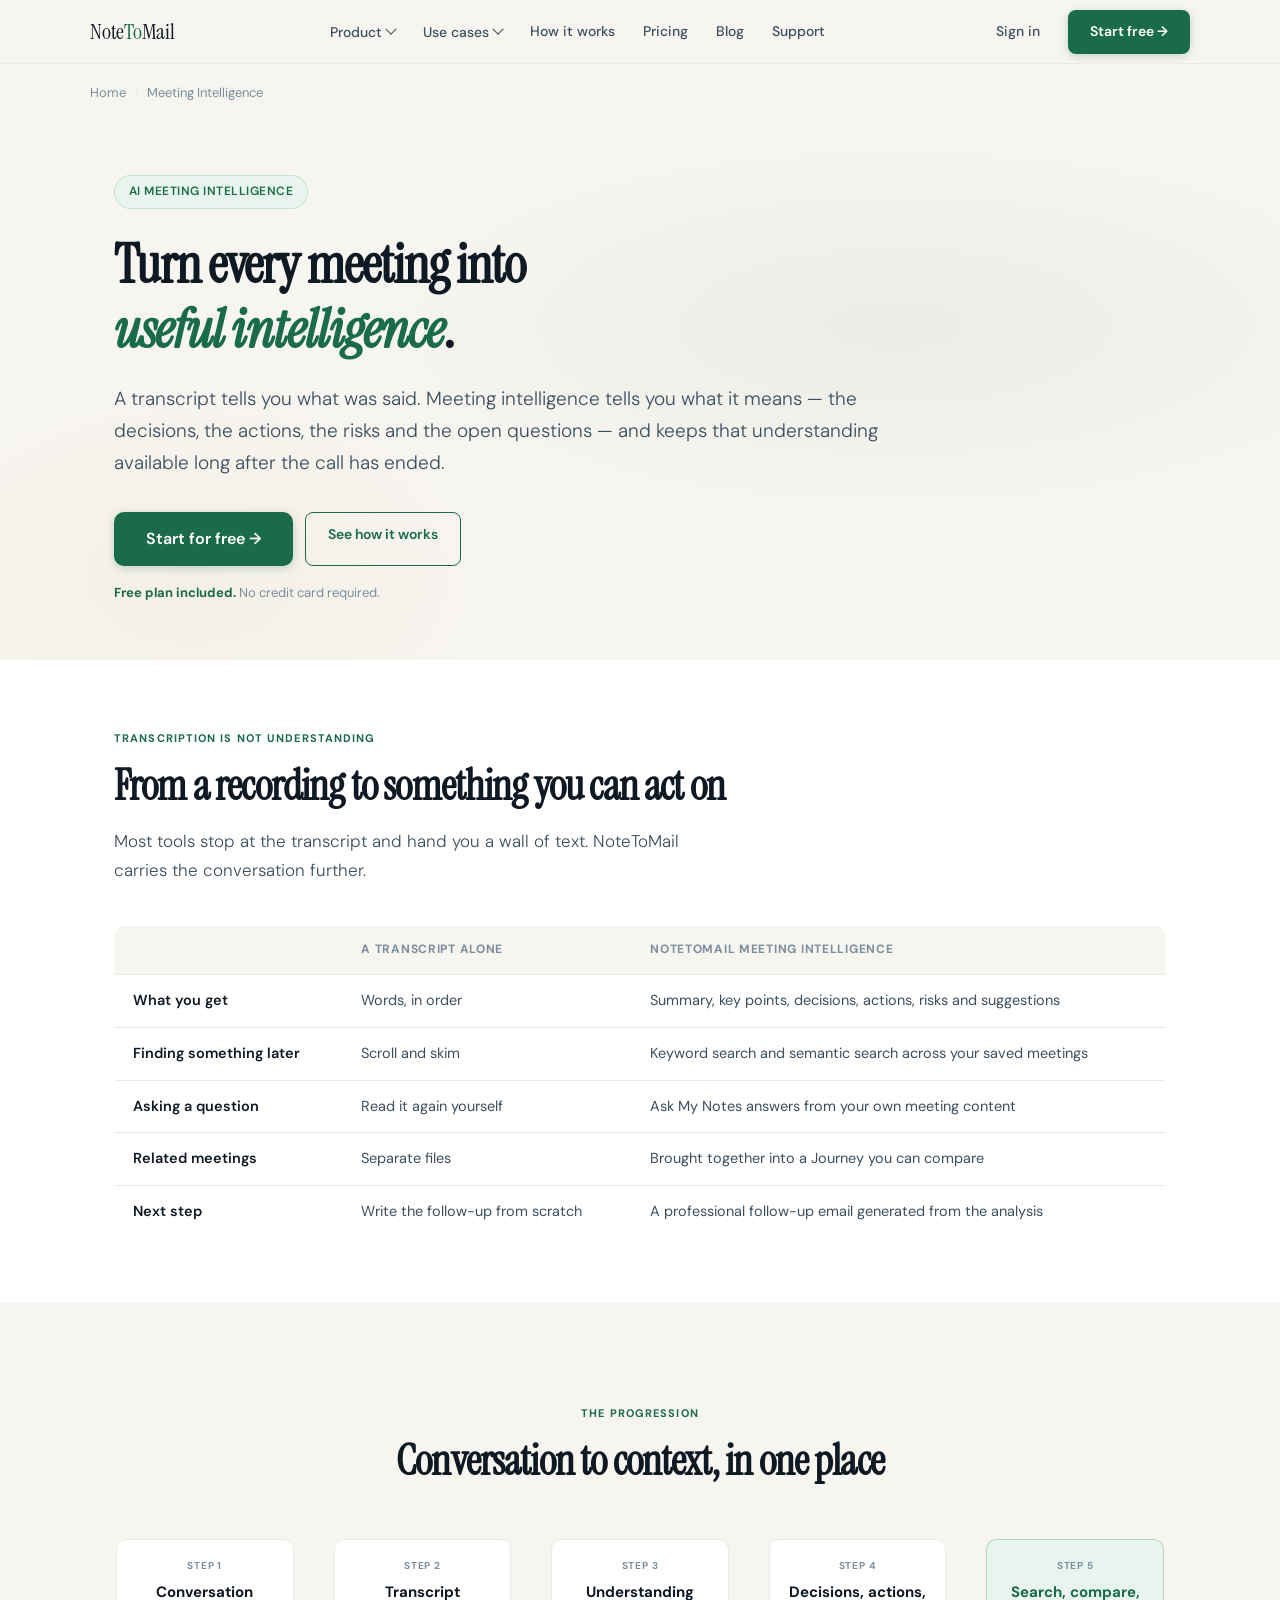
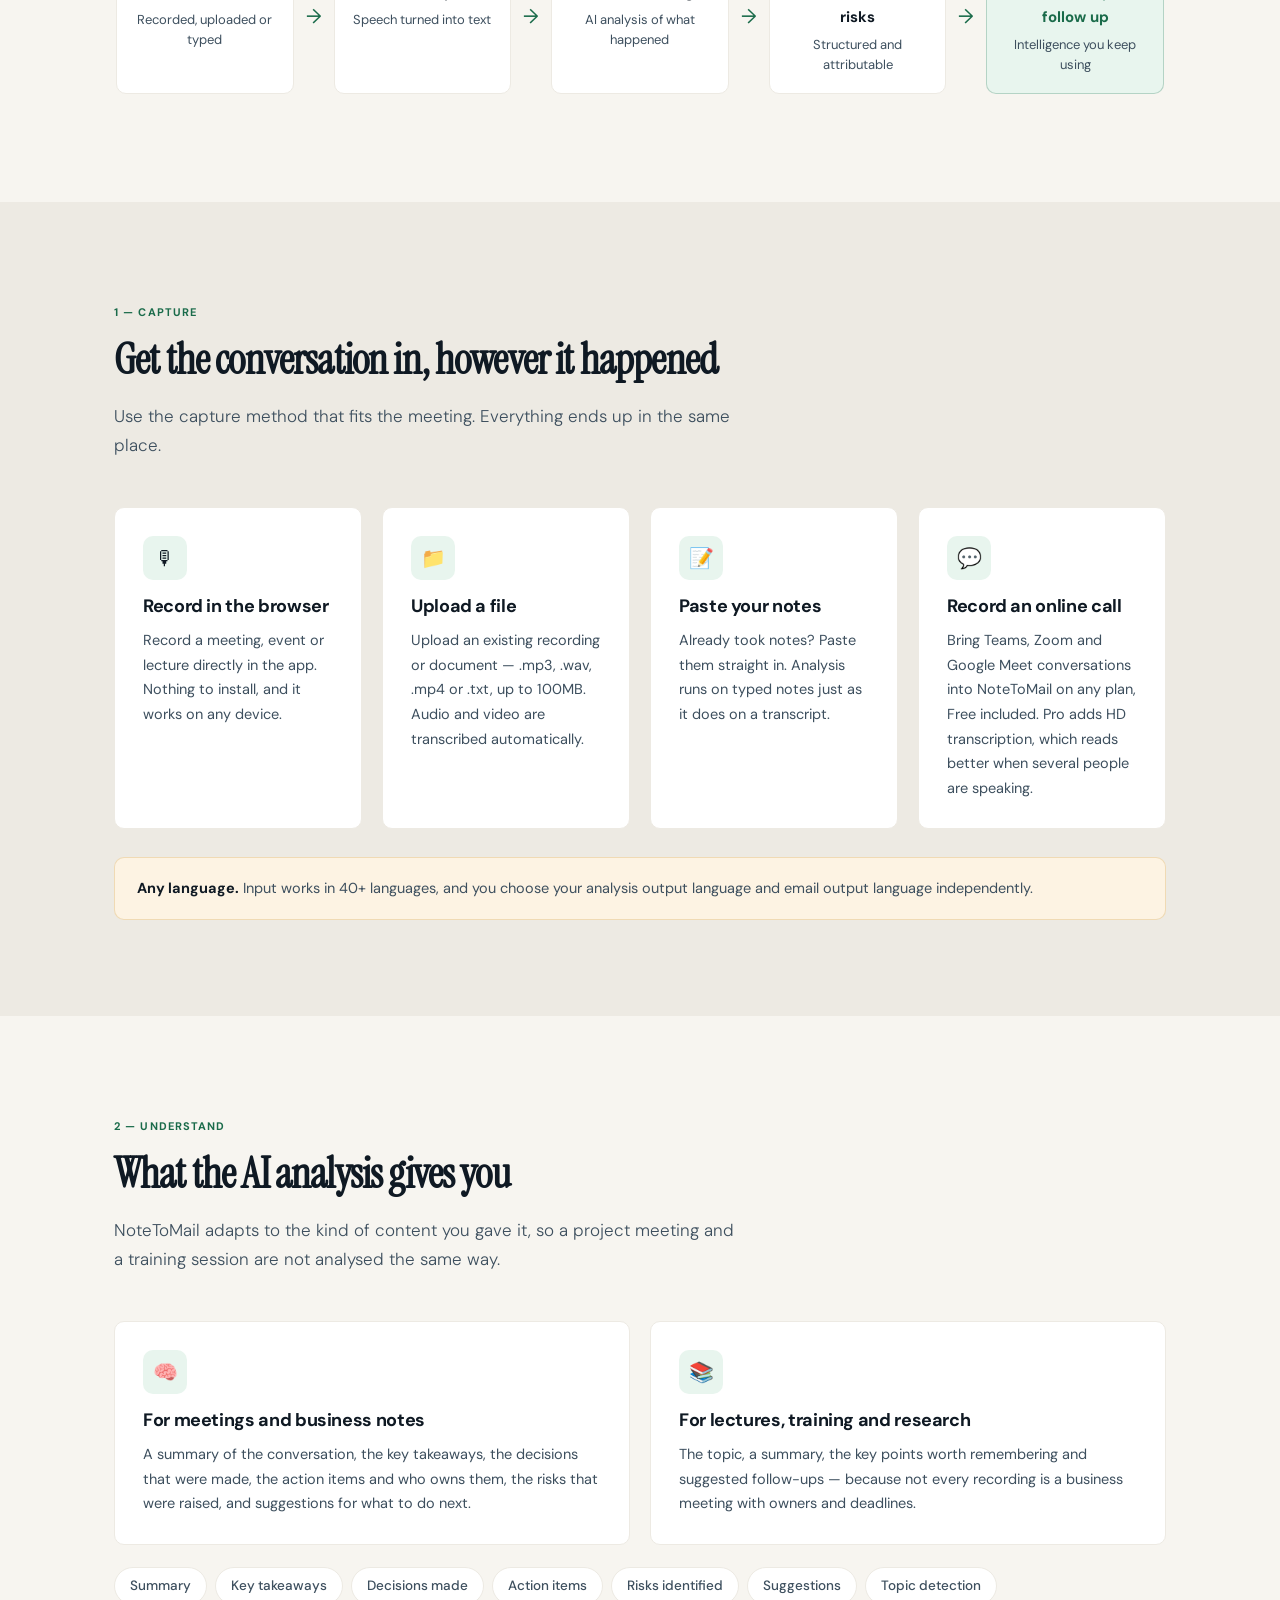
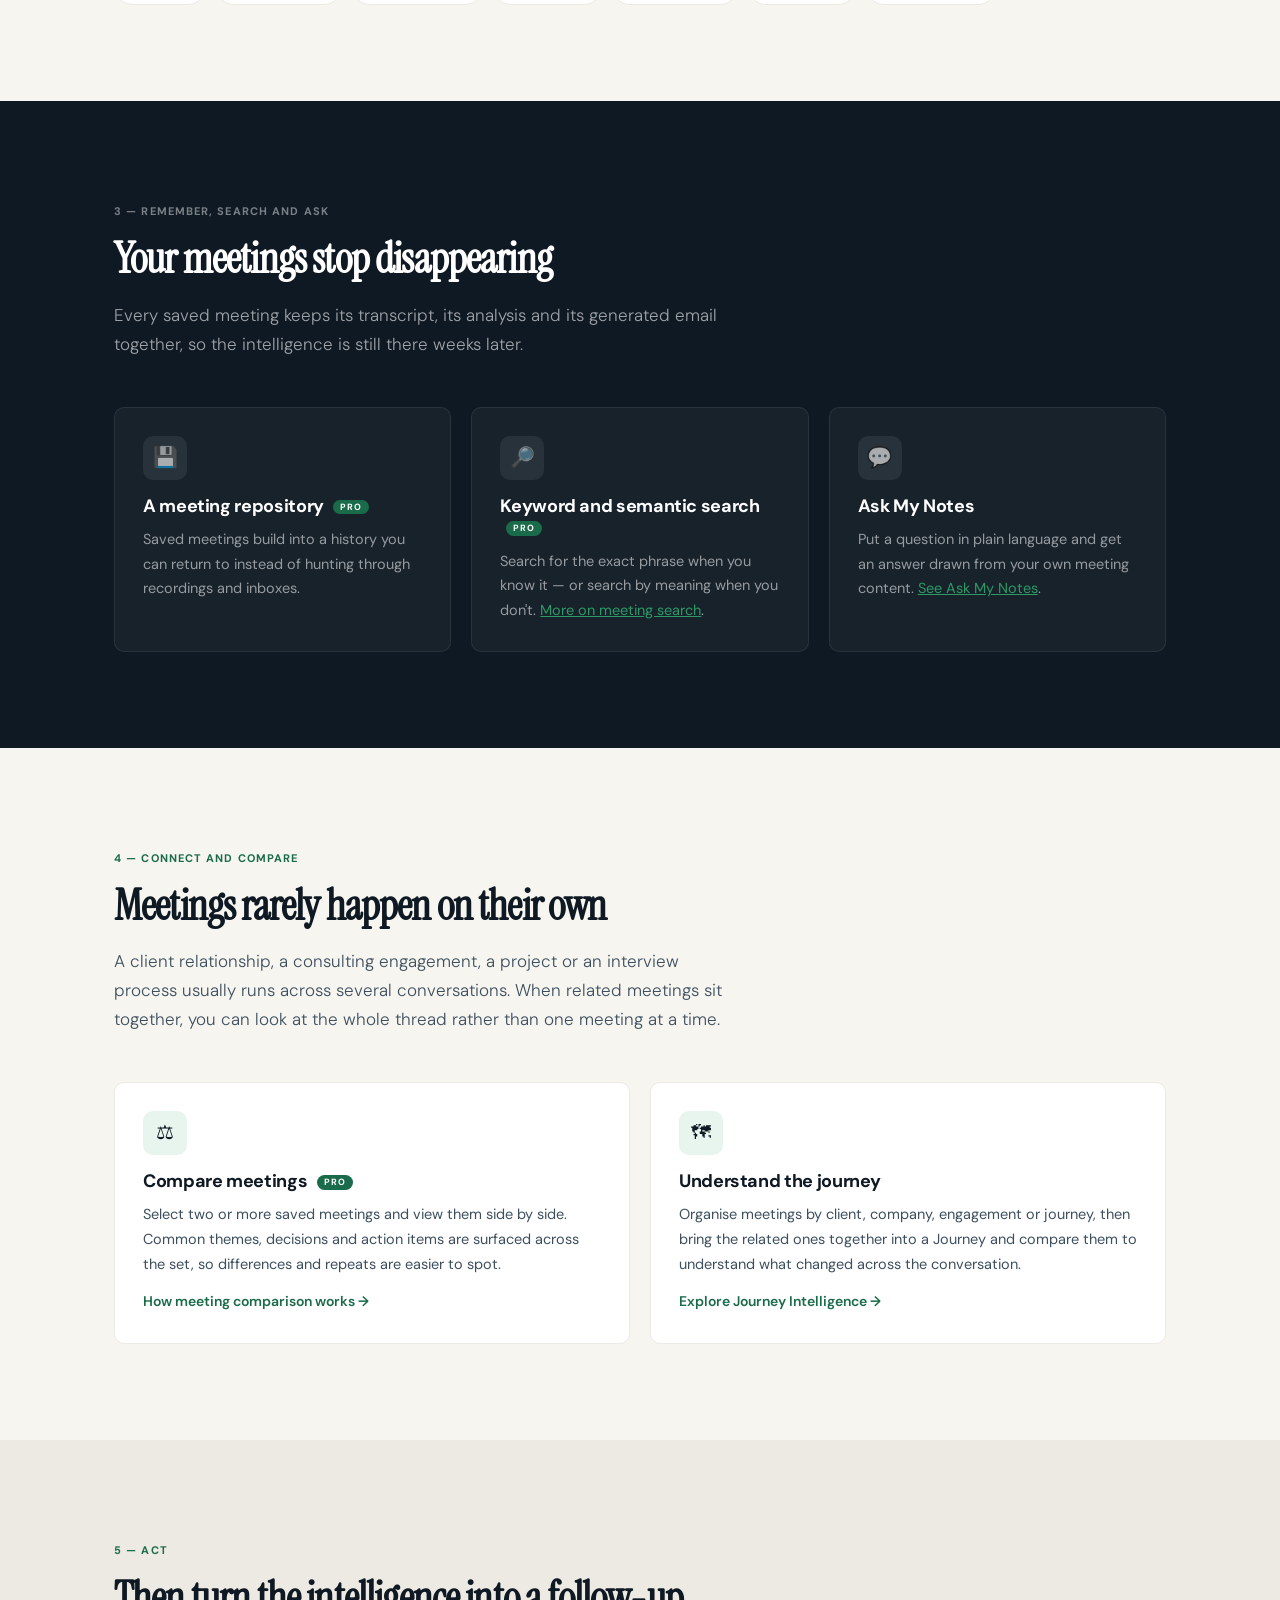
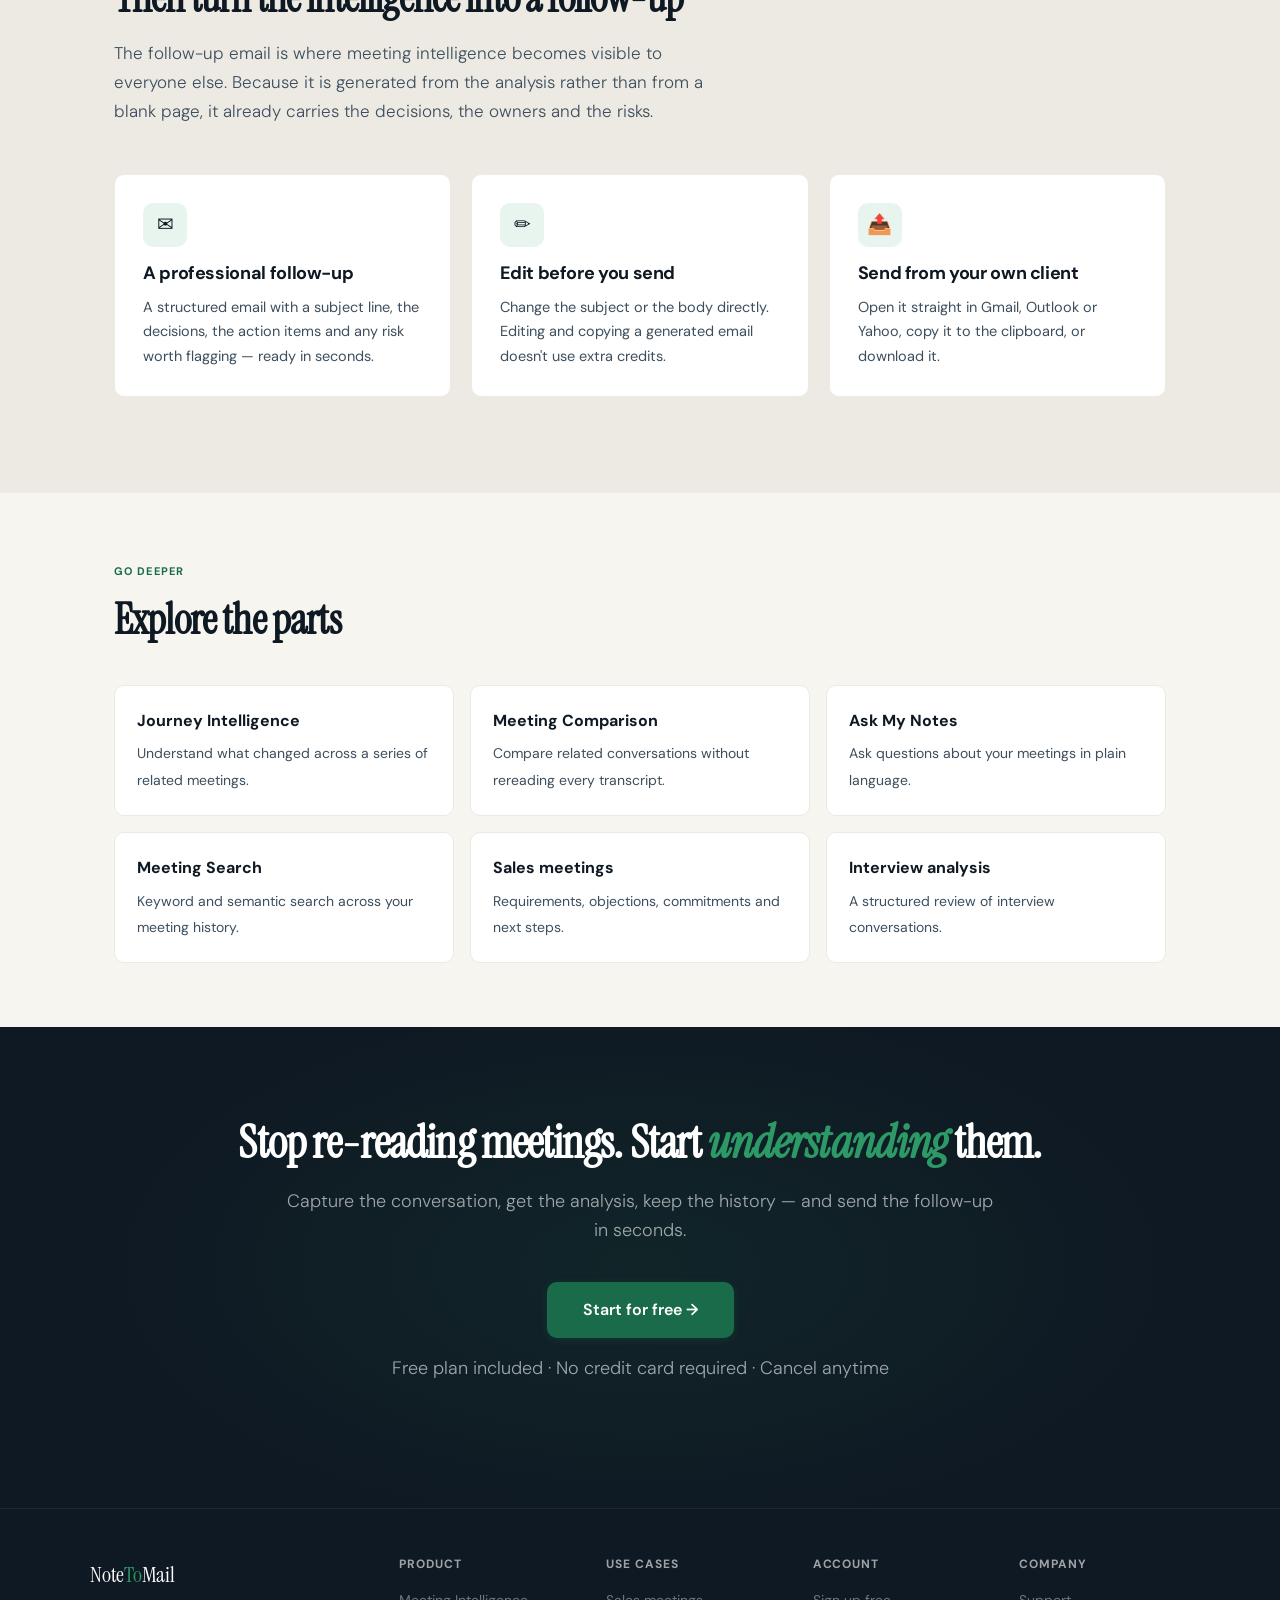
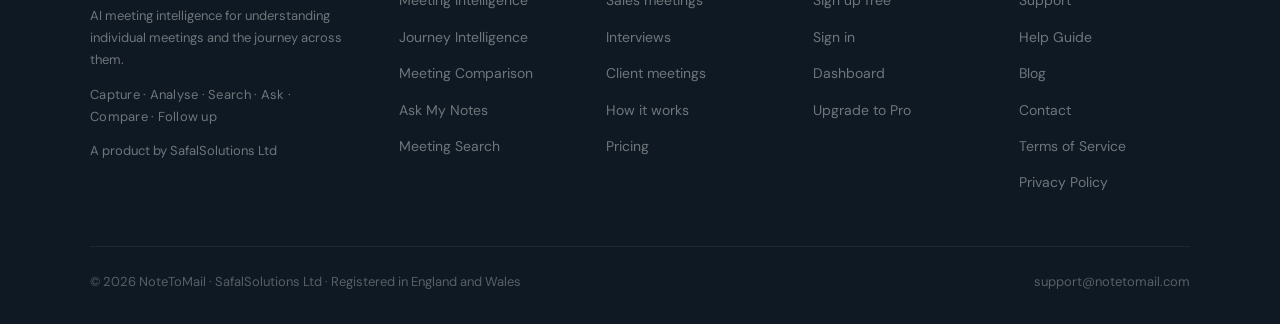
<file: meeting-intelligence/index.html>
<!DOCTYPE html>
<html lang="en">
<head>
  <meta charset="UTF-8" />
  <meta name="viewport" content="width=device-width, initial-scale=1.0" />
  <title>AI Meeting Intelligence Platform | NoteToMail</title>
  <meta name="description" content="Turn meetings into intelligence. NoteToMail analyses your conversations into decisions, actions and risks you can search, question, compare and act on." />
  <link rel="canonical" href="https://notetomail.com/meeting-intelligence" />

  <meta property="og:title" content="AI Meeting Intelligence Platform | NoteToMail" />
  <meta property="og:description" content="Turn meetings into intelligence. NoteToMail analyses your conversations into decisions, actions and risks you can search, question, compare and act on." />
  <meta property="og:url" content="https://notetomail.com/meeting-intelligence" />
  <meta property="og:site_name" content="NoteToMail" />
  <meta property="og:type" content="website" />
  <meta property="og:image" content="https://notetomail.com/og-image.png" />
  <meta property="og:image:width" content="1200" />
  <meta property="og:image:height" content="630" />

  <meta name="twitter:card" content="summary_large_image" />
  <meta name="twitter:title" content="AI Meeting Intelligence Platform | NoteToMail" />
  <meta name="twitter:description" content="Turn meetings into intelligence. NoteToMail analyses your conversations into decisions, actions and risks you can search, question, compare and act on." />
  <meta name="twitter:image" content="https://notetomail.com/og-image.png" />

  <link rel="preconnect" href="https://fonts.googleapis.com" />
  <link rel="preconnect" href="https://fonts.gstatic.com" crossorigin />
  <link href="https://fonts.googleapis.com/css2?family=Instrument+Serif:ital@0;1&family=DM+Sans:opsz,wght@9..40,300;9..40,400;9..40,500;9..40,600&display=swap" rel="stylesheet" />
  <link rel="stylesheet" href="/assets/site.css" />
  <script type="application/ld+json">
  {
    "@context": "https://schema.org",
    "@type": "WebPage",
    "name": "AI Meeting Intelligence Platform",
    "url": "https://notetomail.com/meeting-intelligence",
    "description": "NoteToMail turns recorded, uploaded or typed meetings into structured intelligence \u2014 summaries, decisions, actions and risks \u2014 that you can search, question, compare and act on.",
    "isPartOf": { "@type": "WebSite", "name": "NoteToMail", "url": "https://notetomail.com" },
    "primaryImageOfPage": { "@type": "ImageObject", "url": "https://notetomail.com/og-image.png" }
  }
  </script>
</head>
<body>
<a class="skip-link" href="#main">Skip to content</a>
<nav class="site-nav">
  <div class="nav-inner">
    <a href="/" class="nav-logo">Note<span>To</span>Mail</a>
    <ul class="nav-links">
      <li class="nav-item-dd" data-open="false">
        <button class="nav-trigger" type="button" aria-expanded="false" aria-haspopup="true">Product <span class="caret" aria-hidden="true"></span></button>
        <ul class="nav-menu">
            <li><a href="/meeting-intelligence" aria-current="page">Meeting Intelligence<small>Turn conversations into structured insight</small></a></li>
            <li><a href="/journey-intelligence">Journey Intelligence<small>Compare related meetings across a Journey</small></a></li>
            <li><a href="/meeting-comparison">Meeting Comparison<small>Compare related meetings side by side</small></a></li>
            <li><a href="/ask-my-notes">Ask My Notes<small>Ask questions about your meeting content</small></a></li>
            <li><a href="/meeting-search">Meeting Search<small>Keyword and semantic search across your history</small></a></li>
        </ul>
      </li>
      <li class="nav-item-dd" data-open="false">
        <button class="nav-trigger" type="button" aria-expanded="false" aria-haspopup="true">Use cases <span class="caret" aria-hidden="true"></span></button>
        <ul class="nav-menu">
            <li><a href="/sales-meeting-intelligence">Sales meetings<small>Requirements, objections and commitments</small></a></li>
            <li><a href="/interview-meeting-analysis">Interviews<small>Structured review of interview conversations</small></a></li>
            <li><a href="/journey-intelligence">Client &amp; project meetings<small>Understand a relationship across meetings</small></a></li>
        </ul>
      </li>
      <li><a href="/#how-it-works">How it works</a></li>
      <li><a href="/#pricing">Pricing</a></li>
      <li><a href="/blog/blog-index.html">Blog</a></li>
      <li><a href="/support.html">Support</a></li>
    </ul>
    <div class="nav-cta">
      <a href="https://app.notetomail.com/signin" class="btn-ghost">Sign in</a>
      <a href="https://app.notetomail.com/signup" class="btn-primary">Start free &rarr;</a>
    </div>
    <button class="hamburger" type="button" aria-label="Open menu" aria-expanded="false" aria-controls="mobileMenu">
      <span></span><span></span><span></span>
    </button>
  </div>
</nav>

<div class="mobile-menu" id="mobileMenu">
  <span class="mm-label">Product</span>
  <a href="/meeting-intelligence">Meeting Intelligence</a>
  <a href="/journey-intelligence">Journey Intelligence</a>
  <a href="/meeting-comparison">Meeting Comparison</a>
  <a href="/ask-my-notes">Ask My Notes</a>
  <a href="/meeting-search">Meeting Search</a>
  <span class="mm-label">Use cases</span>
  <a href="/sales-meeting-intelligence">Sales meetings</a>
  <a href="/interview-meeting-analysis">Interviews</a>
  <span class="mm-label">More</span>
  <a href="/#how-it-works">How it works</a>
  <a href="/#pricing">Pricing</a>
  <a href="/blog/blog-index.html">Blog</a>
  <a href="/support.html">Support</a>
  <a href="/help-guide.html">Help Guide</a>
  <a href="https://app.notetomail.com/signin">Sign in</a>
  <a href="https://app.notetomail.com/signup" class="btn-primary" style="text-align:center;margin-top:14px;">Start free &rarr;</a>
</div>

<div class="container crumbs">
  <nav aria-label="Breadcrumb">
    <ol>
      <li><a href="/">Home</a></li>
      <li>Meeting Intelligence</li>
    </ol>
  </nav>
</div>
<main id="main">
<section class="page-hero">
  <div class="container">
    <span class="hero-badge fade-up">AI Meeting Intelligence</span>
    <h1 class="fade-up fade-up-d1">Turn every meeting into <em>useful intelligence</em>.</h1>
    <p class="lede fade-up fade-up-d2">
      A transcript tells you what was said. Meeting intelligence tells you what it means &mdash;
      the decisions, the actions, the risks and the open questions &mdash; and keeps that understanding
      available long after the call has ended.
    </p>
    <div class="hero-actions fade-up fade-up-d3">
      <a href="https://app.notetomail.com/signup" class="btn-primary btn-primary-lg">Start for free &rarr;</a>
      <a href="#from-transcript" class="btn-outline btn-primary-lg">See how it works</a>
    </div>
    <p class="hero-note fade-up fade-up-d3"><strong>Free plan included.</strong> No credit card required.</p>
  </div>
</section>

<section class="section-sm band-white" id="from-transcript">
  <div class="container">
    <div class="fade-up">
      <span class="section-label">Transcription is not understanding</span>
      <h2 class="section-title">From a recording to something you can act on</h2>
      <p class="section-sub">Most tools stop at the transcript and hand you a wall of text. NoteToMail carries the conversation further.</p>
    </div>

    <div class="table-wrap fade-up fade-up-d1">
      <table class="cmp">
        <caption class="visually-hidden" style="position:absolute;left:-9999px;">Transcription compared with meeting intelligence</caption>
        <thead>
          <tr><th scope="col">&nbsp;</th><th scope="col">A transcript alone</th><th scope="col">NoteToMail meeting intelligence</th></tr>
        </thead>
        <tbody>
          <tr><td>What you get</td><td>Words, in order</td><td>Summary, key points, decisions, actions, risks and suggestions</td></tr>
          <tr><td>Finding something later</td><td>Scroll and skim</td><td>Keyword search and semantic search across your saved meetings</td></tr>
          <tr><td>Asking a question</td><td>Read it again yourself</td><td>Ask My Notes answers from your own meeting content</td></tr>
          <tr><td>Related meetings</td><td>Separate files</td><td>Brought together into a Journey you can compare</td></tr>
          <tr><td>Next step</td><td>Write the follow-up from scratch</td><td>A professional follow-up email generated from the analysis</td></tr>
        </tbody>
      </table>
    </div>
  </div>
</section>

<section class="section">
  <div class="container">
    <div class="text-center fade-up">
      <span class="section-label">The progression</span>
      <h2 class="section-title">Conversation to context, in one place</h2>
    </div>
    <div class="flow fade-up fade-up-d1" style="margin-top:48px;">
      <div class="flow-step"><div class="flow-kicker">Step 1</div><strong>Conversation</strong><span>Recorded, uploaded or typed</span></div>
      <div class="flow-arrow" aria-hidden="true">&rarr;</div>
      <div class="flow-step"><div class="flow-kicker">Step 2</div><strong>Transcript</strong><span>Speech turned into text</span></div>
      <div class="flow-arrow" aria-hidden="true">&rarr;</div>
      <div class="flow-step"><div class="flow-kicker">Step 3</div><strong>Understanding</strong><span>AI analysis of what happened</span></div>
      <div class="flow-arrow" aria-hidden="true">&rarr;</div>
      <div class="flow-step"><div class="flow-kicker">Step 4</div><strong>Decisions, actions, risks</strong><span>Structured and attributable</span></div>
      <div class="flow-arrow" aria-hidden="true">&rarr;</div>
      <div class="flow-step is-accent"><div class="flow-kicker">Step 5</div><strong>Search, compare, follow up</strong><span>Intelligence you keep using</span></div>
    </div>
  </div>
</section>

<section class="section band-warm">
  <div class="container">
    <div class="fade-up">
      <span class="section-label">1 &mdash; Capture</span>
      <h2 class="section-title">Get the conversation in, however it happened</h2>
      <p class="section-sub">Use the capture method that fits the meeting. Everything ends up in the same place.</p>
    </div>
    <div class="card-grid card-grid-4">
      <div class="card fade-up">
        <div class="card-icon" aria-hidden="true">&#127897;</div>
        <h3>Record in the browser</h3>
        <p>Record a meeting, event or lecture directly in the app. Nothing to install, and it works on any device.</p>
      </div>
      <div class="card fade-up fade-up-d1">
        <div class="card-icon" aria-hidden="true">&#128193;</div>
        <h3>Upload a file</h3>
        <p>Upload an existing recording or document &mdash; .mp3, .wav, .mp4 or .txt, up to 100MB. Audio and video are transcribed automatically.</p>
      </div>
      <div class="card fade-up fade-up-d2">
        <div class="card-icon" aria-hidden="true">&#128221;</div>
        <h3>Paste your notes</h3>
        <p>Already took notes? Paste them straight in. Analysis runs on typed notes just as it does on a transcript.</p>
      </div>
      <div class="card fade-up fade-up-d3">
        <div class="card-icon" aria-hidden="true">&#128172;</div>
        <h3>Record an online call</h3>
        <p>Bring Teams, Zoom and Google Meet conversations into NoteToMail on any plan, Free included. Pro adds
        HD transcription, which reads better when several people are speaking.</p>
      </div>
    </div>
    <p class="callout fade-up">
      <strong>Any language.</strong> Input works in 40+ languages, and you choose your analysis output language
      and email output language independently.
    </p>
  </div>
</section>

<section class="section">
  <div class="container">
    <div class="fade-up">
      <span class="section-label">2 &mdash; Understand</span>
      <h2 class="section-title">What the AI analysis gives you</h2>
      <p class="section-sub">NoteToMail adapts to the kind of content you gave it, so a project meeting and a training session are not analysed the same way.</p>
    </div>
    <div class="card-grid card-grid-2">
      <div class="card fade-up">
        <div class="card-icon" aria-hidden="true">&#129504;</div>
        <h3>For meetings and business notes</h3>
        <p>A summary of the conversation, the key takeaways, the decisions that were made, the action items and who owns them, the risks that were raised, and suggestions for what to do next.</p>
      </div>
      <div class="card fade-up fade-up-d1">
        <div class="card-icon" aria-hidden="true">&#128218;</div>
        <h3>For lectures, training and research</h3>
        <p>The topic, a summary, the key points worth remembering and suggested follow-ups &mdash; because not every recording is a business meeting with owners and deadlines.</p>
      </div>
    </div>
    <div class="pills fade-up fade-up-d2">
      <span class="pill">Summary</span>
      <span class="pill">Key takeaways</span>
      <span class="pill">Decisions made</span>
      <span class="pill">Action items</span>
      <span class="pill">Risks identified</span>
      <span class="pill">Suggestions</span>
      <span class="pill">Topic detection</span>
    </div>
  </div>
</section>

<section class="section band-dark">
  <div class="container">
    <div class="fade-up">
      <span class="section-label">3 &mdash; Remember, search and ask</span>
      <h2 class="section-title">Your meetings stop disappearing</h2>
      <p class="section-sub">Every saved meeting keeps its transcript, its analysis and its generated email together, so the intelligence is still there weeks later.</p>
    </div>
    <div class="card-grid card-grid-3">
      <div class="card fade-up">
        <div class="card-icon" aria-hidden="true">&#128190;</div>
        <h3>A meeting repository <span class="pro-badge">Pro</span></h3>
        <p>Saved meetings build into a history you can return to instead of hunting through recordings and inboxes.</p>
      </div>
      <div class="card fade-up fade-up-d1">
        <div class="card-icon" aria-hidden="true">&#128270;</div>
        <h3>Keyword and semantic search <span class="pro-badge">Pro</span></h3>
        <p>Search for the exact phrase when you know it &mdash; or search by meaning when you don't. <a href="/meeting-search" style="color:var(--accent-mid)">More on meeting search</a>.</p>
      </div>
      <div class="card fade-up fade-up-d2">
        <div class="card-icon" aria-hidden="true">&#128172;</div>
        <h3>Ask My Notes</h3>
        <p>Put a question in plain language and get an answer drawn from your own meeting content. <a href="/ask-my-notes" style="color:var(--accent-mid)">See Ask My Notes</a>.</p>
      </div>
    </div>
  </div>
</section>

<section class="section">
  <div class="container">
    <div class="fade-up">
      <span class="section-label">4 &mdash; Connect and compare</span>
      <h2 class="section-title">Meetings rarely happen on their own</h2>
      <p class="section-sub">
        A client relationship, a consulting engagement, a project or an interview process usually runs across several
        conversations. When related meetings sit together, you can look at the whole thread rather than one meeting at a time.
      </p>
    </div>
    <div class="card-grid card-grid-2">
      <div class="card fade-up">
        <div class="card-icon" aria-hidden="true">&#9878;</div>
        <h3>Compare meetings <span class="pro-badge">Pro</span></h3>
        <p>Select two or more saved meetings and view them side by side. Common themes, decisions and action items are surfaced across the set, so differences and repeats are easier to spot.</p>
        <a class="card-link" href="/meeting-comparison">How meeting comparison works &rarr;</a>
      </div>
      <div class="card fade-up fade-up-d1">
        <div class="card-icon" aria-hidden="true">&#128506;</div>
        <h3>Understand the journey</h3>
        <p>Organise meetings by client, company, engagement or journey, then bring the related ones together into a Journey and compare them to understand what changed across the conversation.</p>
        <a class="card-link" href="/journey-intelligence">Explore Journey Intelligence &rarr;</a>
      </div>
    </div>
  </div>
</section>

<section class="section band-warm">
  <div class="container">
    <div class="fade-up">
      <span class="section-label">5 &mdash; Act</span>
      <h2 class="section-title">Then turn the intelligence into a follow-up</h2>
      <p class="section-sub">
        The follow-up email is where meeting intelligence becomes visible to everyone else. Because it is generated
        from the analysis rather than from a blank page, it already carries the decisions, the owners and the risks.
      </p>
    </div>
    <div class="card-grid card-grid-3">
      <div class="card fade-up">
        <div class="card-icon" aria-hidden="true">&#9993;</div>
        <h3>A professional follow-up</h3>
        <p>A structured email with a subject line, the decisions, the action items and any risk worth flagging &mdash; ready in seconds.</p>
      </div>
      <div class="card fade-up fade-up-d1">
        <div class="card-icon" aria-hidden="true">&#9999;</div>
        <h3>Edit before you send</h3>
        <p>Change the subject or the body directly. Editing and copying a generated email doesn't use extra credits.</p>
      </div>
      <div class="card fade-up fade-up-d2">
        <div class="card-icon" aria-hidden="true">&#128228;</div>
        <h3>Send from your own client</h3>
        <p>Open it straight in Gmail, Outlook or Yahoo, copy it to the clipboard, or download it.</p>
      </div>
    </div>
  </div>
</section>

<section class="section-sm">
  <div class="container">
    <div class="fade-up">
      <span class="section-label">Go deeper</span>
      <h2 class="section-title">Explore the parts</h2>
    </div>
    <div class="next-links fade-up fade-up-d1">
      <a class="next-link" href="/journey-intelligence"><strong>Journey Intelligence</strong><span>Understand what changed across a series of related meetings.</span></a>
      <a class="next-link" href="/meeting-comparison"><strong>Meeting Comparison</strong><span>Compare related conversations without rereading every transcript.</span></a>
      <a class="next-link" href="/ask-my-notes"><strong>Ask My Notes</strong><span>Ask questions about your meetings in plain language.</span></a>
      <a class="next-link" href="/meeting-search"><strong>Meeting Search</strong><span>Keyword and semantic search across your meeting history.</span></a>
      <a class="next-link" href="/sales-meeting-intelligence"><strong>Sales meetings</strong><span>Requirements, objections, commitments and next steps.</span></a>
      <a class="next-link" href="/interview-meeting-analysis"><strong>Interview analysis</strong><span>A structured review of interview conversations.</span></a>
    </div>
  </div>
</section>

<section class="cta-section">
  <div class="container">
    <h2 class="fade-up">Stop re-reading meetings. Start <em>understanding</em> them.</h2>
    <p class="fade-up fade-up-d1">Capture the conversation, get the analysis, keep the history &mdash; and send the follow-up in seconds.</p>
    <a href="https://app.notetomail.com/signup" class="btn-primary fade-up fade-up-d2">Start for free &rarr;</a>
    <p class="cta-note fade-up fade-up-d3">Free plan included &middot; No credit card required &middot; Cancel anytime</p>
  </div>
</section>
</main>

<footer>
  <div class="footer-inner">
    <div class="footer-brand">
      <a href="/" class="nav-logo">Note<span style="color:var(--accent-mid)">To</span>Mail</a>
      <p>AI meeting intelligence for understanding individual meetings and the journey across them.</p>
      <p class="footer-tagline">Capture &middot; Analyse &middot; Search &middot; Ask &middot; Compare &middot; Follow up</p>
      <p style="margin-top:12px">A product by <a href="https://www.safalsolutions.co.uk" style="color:rgba(255,255,255,0.4);text-decoration:none;" target="_blank" rel="noopener">SafalSolutions Ltd</a></p>
    </div>
    <div class="footer-col">
      <h2>Product</h2>
      <ul>
        <li><a href="/meeting-intelligence">Meeting Intelligence</a></li>
        <li><a href="/journey-intelligence">Journey Intelligence</a></li>
        <li><a href="/meeting-comparison">Meeting Comparison</a></li>
        <li><a href="/ask-my-notes">Ask My Notes</a></li>
        <li><a href="/meeting-search">Meeting Search</a></li>
      </ul>
    </div>
    <div class="footer-col">
      <h2>Use cases</h2>
      <ul>
        <li><a href="/sales-meeting-intelligence">Sales meetings</a></li>
        <li><a href="/interview-meeting-analysis">Interviews</a></li>
        <li><a href="/journey-intelligence">Client meetings</a></li>
        <li><a href="/#how-it-works">How it works</a></li>
        <li><a href="/#pricing">Pricing</a></li>
      </ul>
    </div>
    <div class="footer-col">
      <h2>Account</h2>
      <ul>
        <li><a href="https://app.notetomail.com/signup">Sign up free</a></li>
        <li><a href="https://app.notetomail.com/signin">Sign in</a></li>
        <li><a href="https://app.notetomail.com/dashboard">Dashboard</a></li>
        <li><a href="https://app.notetomail.com/pricing">Upgrade to Pro</a></li>
      </ul>
    </div>
    <div class="footer-col">
      <h2>Company</h2>
      <ul>
        <li><a href="/support.html">Support</a></li>
        <li><a href="/help-guide.html">Help Guide</a></li>
        <li><a href="/blog/blog-index.html">Blog</a></li>
        <li><a href="/contact.html">Contact</a></li>
        <li><a href="https://app.notetomail.com/legal/terms">Terms of Service</a></li>
        <li><a href="https://app.notetomail.com/legal/privacy">Privacy Policy</a></li>
      </ul>
    </div>
  </div>

  <div class="footer-bottom">
    <span>&copy; 2026 NoteToMail &middot; SafalSolutions Ltd &middot; Registered in England and Wales</span>
    <span>support@notetomail.com</span>
  </div>
</footer>
<script src="/assets/site.js" defer></script>
</body>
</html>
</file>
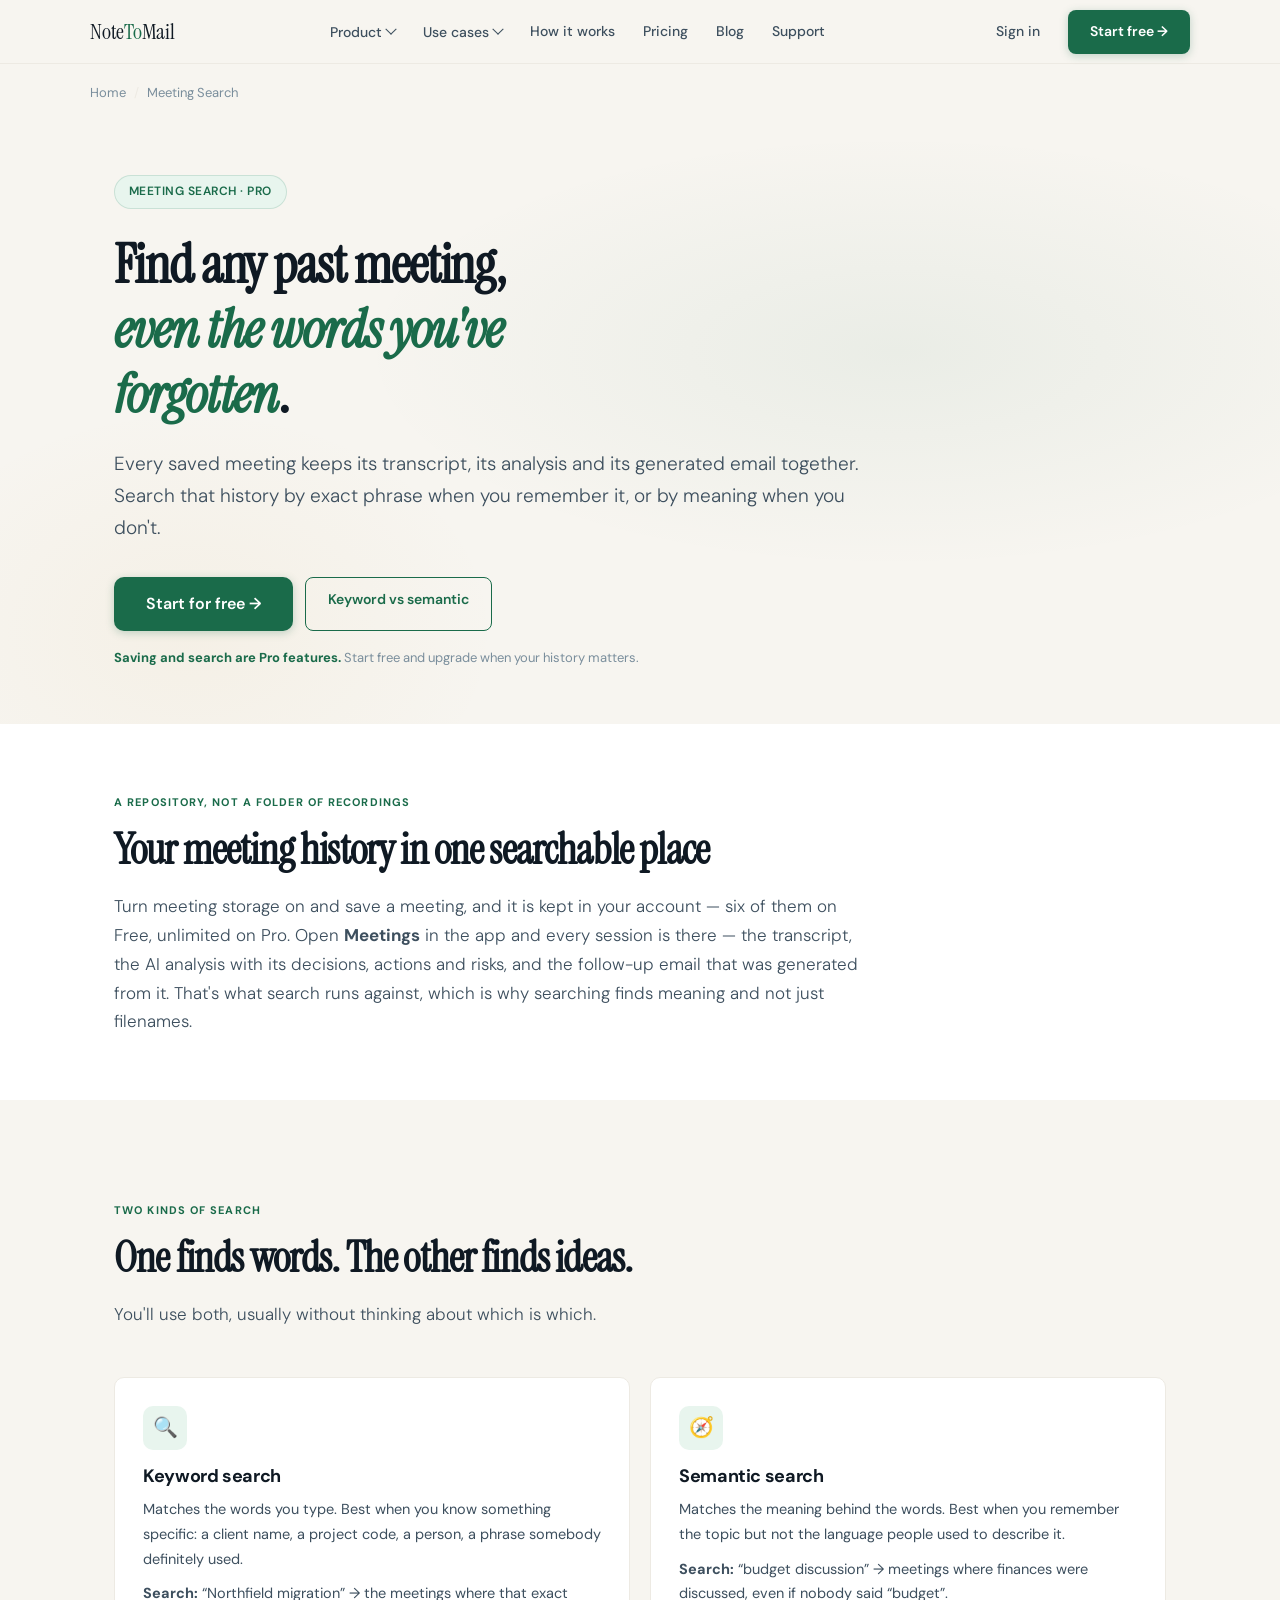
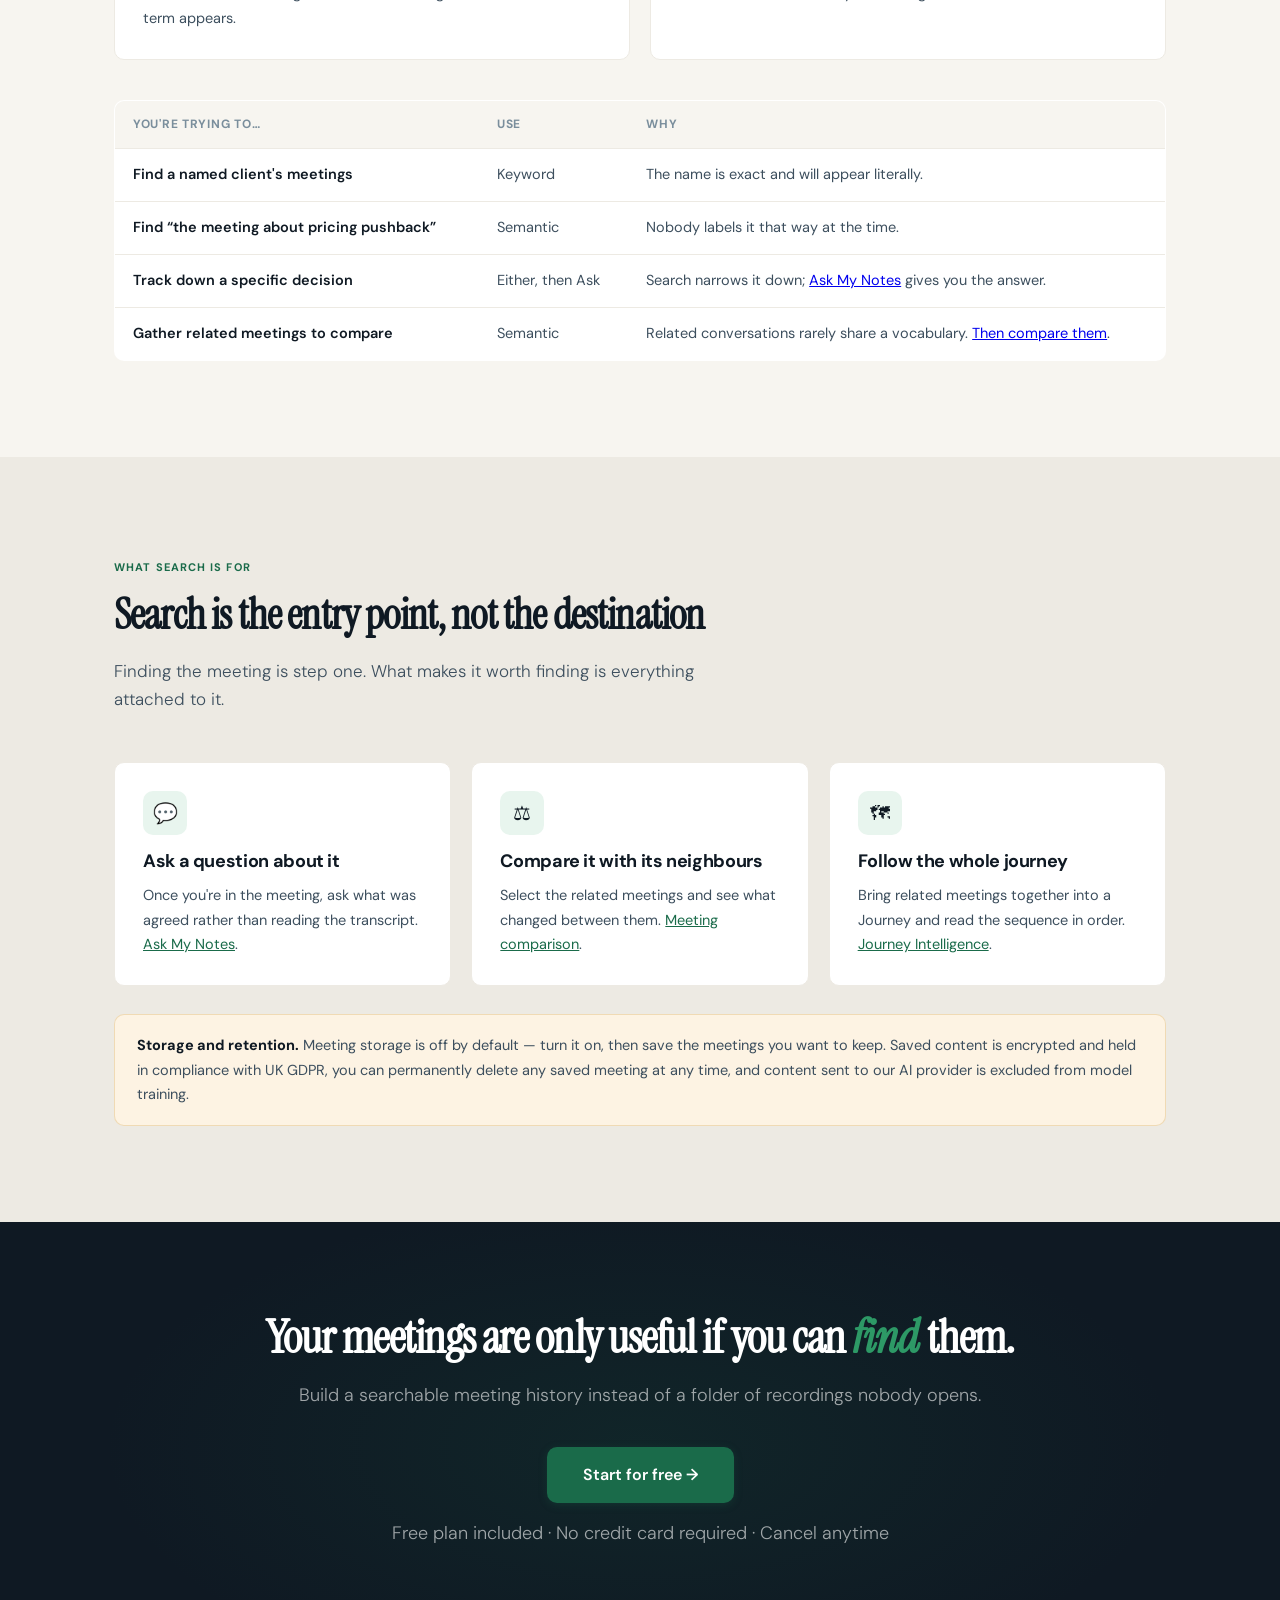
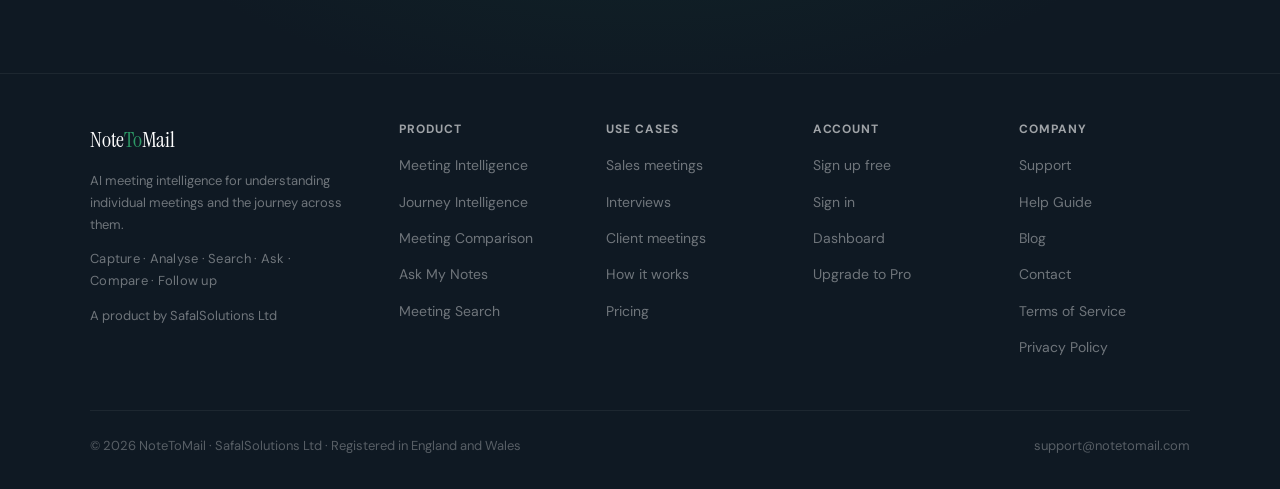
<file: meeting-search/index.html>
<!DOCTYPE html>
<html lang="en">
<head>
  <meta charset="UTF-8" />
  <meta name="viewport" content="width=device-width, initial-scale=1.0" />
  <title>Meeting Search | Keyword & Semantic Search | NoteToMail</title>
  <meta name="description" content="Search your saved meeting history by exact phrase or by meaning. Semantic meeting search finds the right conversation even when you forget the words used." />
  <link rel="canonical" href="https://notetomail.com/meeting-search" />

  <meta property="og:title" content="Meeting Search | Keyword & Semantic Search | NoteToMail" />
  <meta property="og:description" content="Search your saved meeting history by exact phrase or by meaning. Semantic meeting search finds the right conversation even when you forget the words used." />
  <meta property="og:url" content="https://notetomail.com/meeting-search" />
  <meta property="og:site_name" content="NoteToMail" />
  <meta property="og:type" content="website" />
  <meta property="og:image" content="https://notetomail.com/og-image.png" />
  <meta property="og:image:width" content="1200" />
  <meta property="og:image:height" content="630" />

  <meta name="twitter:card" content="summary_large_image" />
  <meta name="twitter:title" content="Meeting Search | Keyword & Semantic Search | NoteToMail" />
  <meta name="twitter:description" content="Search your saved meeting history by exact phrase or by meaning. Semantic meeting search finds the right conversation even when you forget the words used." />
  <meta name="twitter:image" content="https://notetomail.com/og-image.png" />

  <link rel="preconnect" href="https://fonts.googleapis.com" />
  <link rel="preconnect" href="https://fonts.gstatic.com" crossorigin />
  <link href="https://fonts.googleapis.com/css2?family=Instrument+Serif:ital@0;1&family=DM+Sans:opsz,wght@9..40,300;9..40,400;9..40,500;9..40,600&display=swap" rel="stylesheet" />
  <link rel="stylesheet" href="/assets/site.css" />
  <script type="application/ld+json">
  {
    "@context": "https://schema.org",
    "@type": "WebPage",
    "name": "Meeting search \u2014 keyword and semantic search",
    "url": "https://notetomail.com/meeting-search",
    "description": "Search your saved NoteToMail meeting history by exact keyword or by meaning with semantic search, then ask questions about or compare what you find.",
    "isPartOf": { "@type": "WebSite", "name": "NoteToMail", "url": "https://notetomail.com" },
    "primaryImageOfPage": { "@type": "ImageObject", "url": "https://notetomail.com/og-image.png" }
  }
  </script>
</head>
<body>
<a class="skip-link" href="#main">Skip to content</a>
<nav class="site-nav">
  <div class="nav-inner">
    <a href="/" class="nav-logo">Note<span>To</span>Mail</a>
    <ul class="nav-links">
      <li class="nav-item-dd" data-open="false">
        <button class="nav-trigger" type="button" aria-expanded="false" aria-haspopup="true">Product <span class="caret" aria-hidden="true"></span></button>
        <ul class="nav-menu">
            <li><a href="/meeting-intelligence">Meeting Intelligence<small>Turn conversations into structured insight</small></a></li>
            <li><a href="/journey-intelligence">Journey Intelligence<small>Compare related meetings across a Journey</small></a></li>
            <li><a href="/meeting-comparison">Meeting Comparison<small>Compare related meetings side by side</small></a></li>
            <li><a href="/ask-my-notes">Ask My Notes<small>Ask questions about your meeting content</small></a></li>
            <li><a href="/meeting-search" aria-current="page">Meeting Search<small>Keyword and semantic search across your history</small></a></li>
        </ul>
      </li>
      <li class="nav-item-dd" data-open="false">
        <button class="nav-trigger" type="button" aria-expanded="false" aria-haspopup="true">Use cases <span class="caret" aria-hidden="true"></span></button>
        <ul class="nav-menu">
            <li><a href="/sales-meeting-intelligence">Sales meetings<small>Requirements, objections and commitments</small></a></li>
            <li><a href="/interview-meeting-analysis">Interviews<small>Structured review of interview conversations</small></a></li>
            <li><a href="/journey-intelligence">Client &amp; project meetings<small>Understand a relationship across meetings</small></a></li>
        </ul>
      </li>
      <li><a href="/#how-it-works">How it works</a></li>
      <li><a href="/#pricing">Pricing</a></li>
      <li><a href="/blog/blog-index.html">Blog</a></li>
      <li><a href="/support.html">Support</a></li>
    </ul>
    <div class="nav-cta">
      <a href="https://app.notetomail.com/signin" class="btn-ghost">Sign in</a>
      <a href="https://app.notetomail.com/signup" class="btn-primary">Start free &rarr;</a>
    </div>
    <button class="hamburger" type="button" aria-label="Open menu" aria-expanded="false" aria-controls="mobileMenu">
      <span></span><span></span><span></span>
    </button>
  </div>
</nav>

<div class="mobile-menu" id="mobileMenu">
  <span class="mm-label">Product</span>
  <a href="/meeting-intelligence">Meeting Intelligence</a>
  <a href="/journey-intelligence">Journey Intelligence</a>
  <a href="/meeting-comparison">Meeting Comparison</a>
  <a href="/ask-my-notes">Ask My Notes</a>
  <a href="/meeting-search">Meeting Search</a>
  <span class="mm-label">Use cases</span>
  <a href="/sales-meeting-intelligence">Sales meetings</a>
  <a href="/interview-meeting-analysis">Interviews</a>
  <span class="mm-label">More</span>
  <a href="/#how-it-works">How it works</a>
  <a href="/#pricing">Pricing</a>
  <a href="/blog/blog-index.html">Blog</a>
  <a href="/support.html">Support</a>
  <a href="/help-guide.html">Help Guide</a>
  <a href="https://app.notetomail.com/signin">Sign in</a>
  <a href="https://app.notetomail.com/signup" class="btn-primary" style="text-align:center;margin-top:14px;">Start free &rarr;</a>
</div>

<div class="container crumbs">
  <nav aria-label="Breadcrumb">
    <ol>
      <li><a href="/">Home</a></li>
      <li>Meeting Search</li>
    </ol>
  </nav>
</div>
<main id="main">
<section class="page-hero">
  <div class="container">
    <span class="hero-badge fade-up">Meeting Search &middot; Pro</span>
    <h1 class="fade-up fade-up-d1">Find any past meeting, <em>even the words you've forgotten</em>.</h1>
    <p class="lede fade-up fade-up-d2">
      Every saved meeting keeps its transcript, its analysis and its generated email together. Search that history
      by exact phrase when you remember it, or by meaning when you don't.
    </p>
    <div class="hero-actions fade-up fade-up-d3">
      <a href="https://app.notetomail.com/signup" class="btn-primary btn-primary-lg">Start for free &rarr;</a>
      <a href="#keyword-vs-semantic" class="btn-outline btn-primary-lg">Keyword vs semantic</a>
    </div>
    <p class="hero-note fade-up fade-up-d3"><strong>Saving and search are Pro features.</strong> Start free and upgrade when your history matters.</p>
  </div>
</section>

<section class="section-sm band-white">
  <div class="container">
    <div class="fade-up" style="max-width:760px;">
      <span class="section-label">A repository, not a folder of recordings</span>
      <h2 class="section-title">Your meeting history in one searchable place</h2>
      <p class="section-sub" style="max-width:none;">
        Turn meeting storage on and save a meeting, and it is kept in your account &mdash; six of them on Free,
        unlimited on Pro. Open <strong>Meetings</strong> in
        the app and every session is there &mdash; the transcript, the AI analysis with its decisions, actions and
        risks, and the follow-up email that was generated from it. That's what search runs against, which is why
        searching finds meaning and not just filenames.
      </p>
    </div>
  </div>
</section>

<section class="section" id="keyword-vs-semantic">
  <div class="container">
    <div class="fade-up">
      <span class="section-label">Two kinds of search</span>
      <h2 class="section-title">One finds words. The other finds ideas.</h2>
      <p class="section-sub">You'll use both, usually without thinking about which is which.</p>
    </div>
    <div class="card-grid card-grid-2">
      <div class="card fade-up">
        <div class="card-icon" aria-hidden="true">&#128269;</div>
        <h3>Keyword search</h3>
        <p>Matches the words you type. Best when you know something specific: a client name, a project code, a person, a phrase somebody definitely used.</p>
        <p><strong>Search:</strong> &ldquo;Northfield migration&rdquo; &rarr; the meetings where that exact term appears.</p>
      </div>
      <div class="card fade-up fade-up-d1">
        <div class="card-icon" aria-hidden="true">&#129517;</div>
        <h3>Semantic search</h3>
        <p>Matches the meaning behind the words. Best when you remember the topic but not the language people used to describe it.</p>
        <p><strong>Search:</strong> &ldquo;budget discussion&rdquo; &rarr; meetings where finances were discussed, even if nobody said &ldquo;budget&rdquo;.</p>
      </div>
    </div>
    <div class="table-wrap fade-up fade-up-d2">
      <table class="cmp">
        <thead>
          <tr><th scope="col">You're trying to&hellip;</th><th scope="col">Use</th><th scope="col">Why</th></tr>
        </thead>
        <tbody>
          <tr><td>Find a named client's meetings</td><td>Keyword</td><td>The name is exact and will appear literally.</td></tr>
          <tr><td>Find &ldquo;the meeting about pricing pushback&rdquo;</td><td>Semantic</td><td>Nobody labels it that way at the time.</td></tr>
          <tr><td>Track down a specific decision</td><td>Either, then Ask</td><td>Search narrows it down; <a href="/ask-my-notes">Ask My Notes</a> gives you the answer.</td></tr>
          <tr><td>Gather related meetings to compare</td><td>Semantic</td><td>Related conversations rarely share a vocabulary. <a href="/meeting-comparison">Then compare them</a>.</td></tr>
        </tbody>
      </table>
    </div>
  </div>
</section>

<section class="section band-warm">
  <div class="container">
    <div class="fade-up">
      <span class="section-label">What search is for</span>
      <h2 class="section-title">Search is the entry point, not the destination</h2>
      <p class="section-sub">
        Finding the meeting is step one. What makes it worth finding is everything attached to it.
      </p>
    </div>
    <div class="card-grid card-grid-3">
      <div class="card fade-up">
        <div class="card-icon" aria-hidden="true">&#128172;</div>
        <h3>Ask a question about it</h3>
        <p>Once you're in the meeting, ask what was agreed rather than reading the transcript. <a href="/ask-my-notes" style="color:var(--accent)">Ask My Notes</a>.</p>
      </div>
      <div class="card fade-up fade-up-d1">
        <div class="card-icon" aria-hidden="true">&#9878;</div>
        <h3>Compare it with its neighbours</h3>
        <p>Select the related meetings and see what changed between them. <a href="/meeting-comparison" style="color:var(--accent)">Meeting comparison</a>.</p>
      </div>
      <div class="card fade-up fade-up-d2">
        <div class="card-icon" aria-hidden="true">&#128506;</div>
        <h3>Follow the whole journey</h3>
        <p>Bring related meetings together into a Journey and read the sequence in order. <a href="/journey-intelligence" style="color:var(--accent)">Journey Intelligence</a>.</p>
      </div>
    </div>
    <p class="callout fade-up">
      <strong>Storage and retention.</strong> Meeting storage is off by default &mdash; turn it on, then save the
      meetings you want to keep. Saved content is encrypted and held in compliance with UK GDPR, you can permanently
      delete any saved meeting at any time, and content sent to our AI provider is excluded from model training.
    </p>
  </div>
</section>

<section class="cta-section">
  <div class="container">
    <h2 class="fade-up">Your meetings are only useful if you can <em>find</em> them.</h2>
    <p class="fade-up fade-up-d1">Build a searchable meeting history instead of a folder of recordings nobody opens.</p>
    <a href="https://app.notetomail.com/signup" class="btn-primary fade-up fade-up-d2">Start for free &rarr;</a>
    <p class="cta-note fade-up fade-up-d3">Free plan included &middot; No credit card required &middot; Cancel anytime</p>
  </div>
</section>
</main>

<footer>
  <div class="footer-inner">
    <div class="footer-brand">
      <a href="/" class="nav-logo">Note<span style="color:var(--accent-mid)">To</span>Mail</a>
      <p>AI meeting intelligence for understanding individual meetings and the journey across them.</p>
      <p class="footer-tagline">Capture &middot; Analyse &middot; Search &middot; Ask &middot; Compare &middot; Follow up</p>
      <p style="margin-top:12px">A product by <a href="https://www.safalsolutions.co.uk" style="color:rgba(255,255,255,0.4);text-decoration:none;" target="_blank" rel="noopener">SafalSolutions Ltd</a></p>
    </div>
    <div class="footer-col">
      <h2>Product</h2>
      <ul>
        <li><a href="/meeting-intelligence">Meeting Intelligence</a></li>
        <li><a href="/journey-intelligence">Journey Intelligence</a></li>
        <li><a href="/meeting-comparison">Meeting Comparison</a></li>
        <li><a href="/ask-my-notes">Ask My Notes</a></li>
        <li><a href="/meeting-search">Meeting Search</a></li>
      </ul>
    </div>
    <div class="footer-col">
      <h2>Use cases</h2>
      <ul>
        <li><a href="/sales-meeting-intelligence">Sales meetings</a></li>
        <li><a href="/interview-meeting-analysis">Interviews</a></li>
        <li><a href="/journey-intelligence">Client meetings</a></li>
        <li><a href="/#how-it-works">How it works</a></li>
        <li><a href="/#pricing">Pricing</a></li>
      </ul>
    </div>
    <div class="footer-col">
      <h2>Account</h2>
      <ul>
        <li><a href="https://app.notetomail.com/signup">Sign up free</a></li>
        <li><a href="https://app.notetomail.com/signin">Sign in</a></li>
        <li><a href="https://app.notetomail.com/dashboard">Dashboard</a></li>
        <li><a href="https://app.notetomail.com/pricing">Upgrade to Pro</a></li>
      </ul>
    </div>
    <div class="footer-col">
      <h2>Company</h2>
      <ul>
        <li><a href="/support.html">Support</a></li>
        <li><a href="/help-guide.html">Help Guide</a></li>
        <li><a href="/blog/blog-index.html">Blog</a></li>
        <li><a href="/contact.html">Contact</a></li>
        <li><a href="https://app.notetomail.com/legal/terms">Terms of Service</a></li>
        <li><a href="https://app.notetomail.com/legal/privacy">Privacy Policy</a></li>
      </ul>
    </div>
  </div>

  <div class="footer-bottom">
    <span>&copy; 2026 NoteToMail &middot; SafalSolutions Ltd &middot; Registered in England and Wales</span>
    <span>support@notetomail.com</span>
  </div>
</footer>
<script src="/assets/site.js" defer></script>
</body>
</html>
</file>
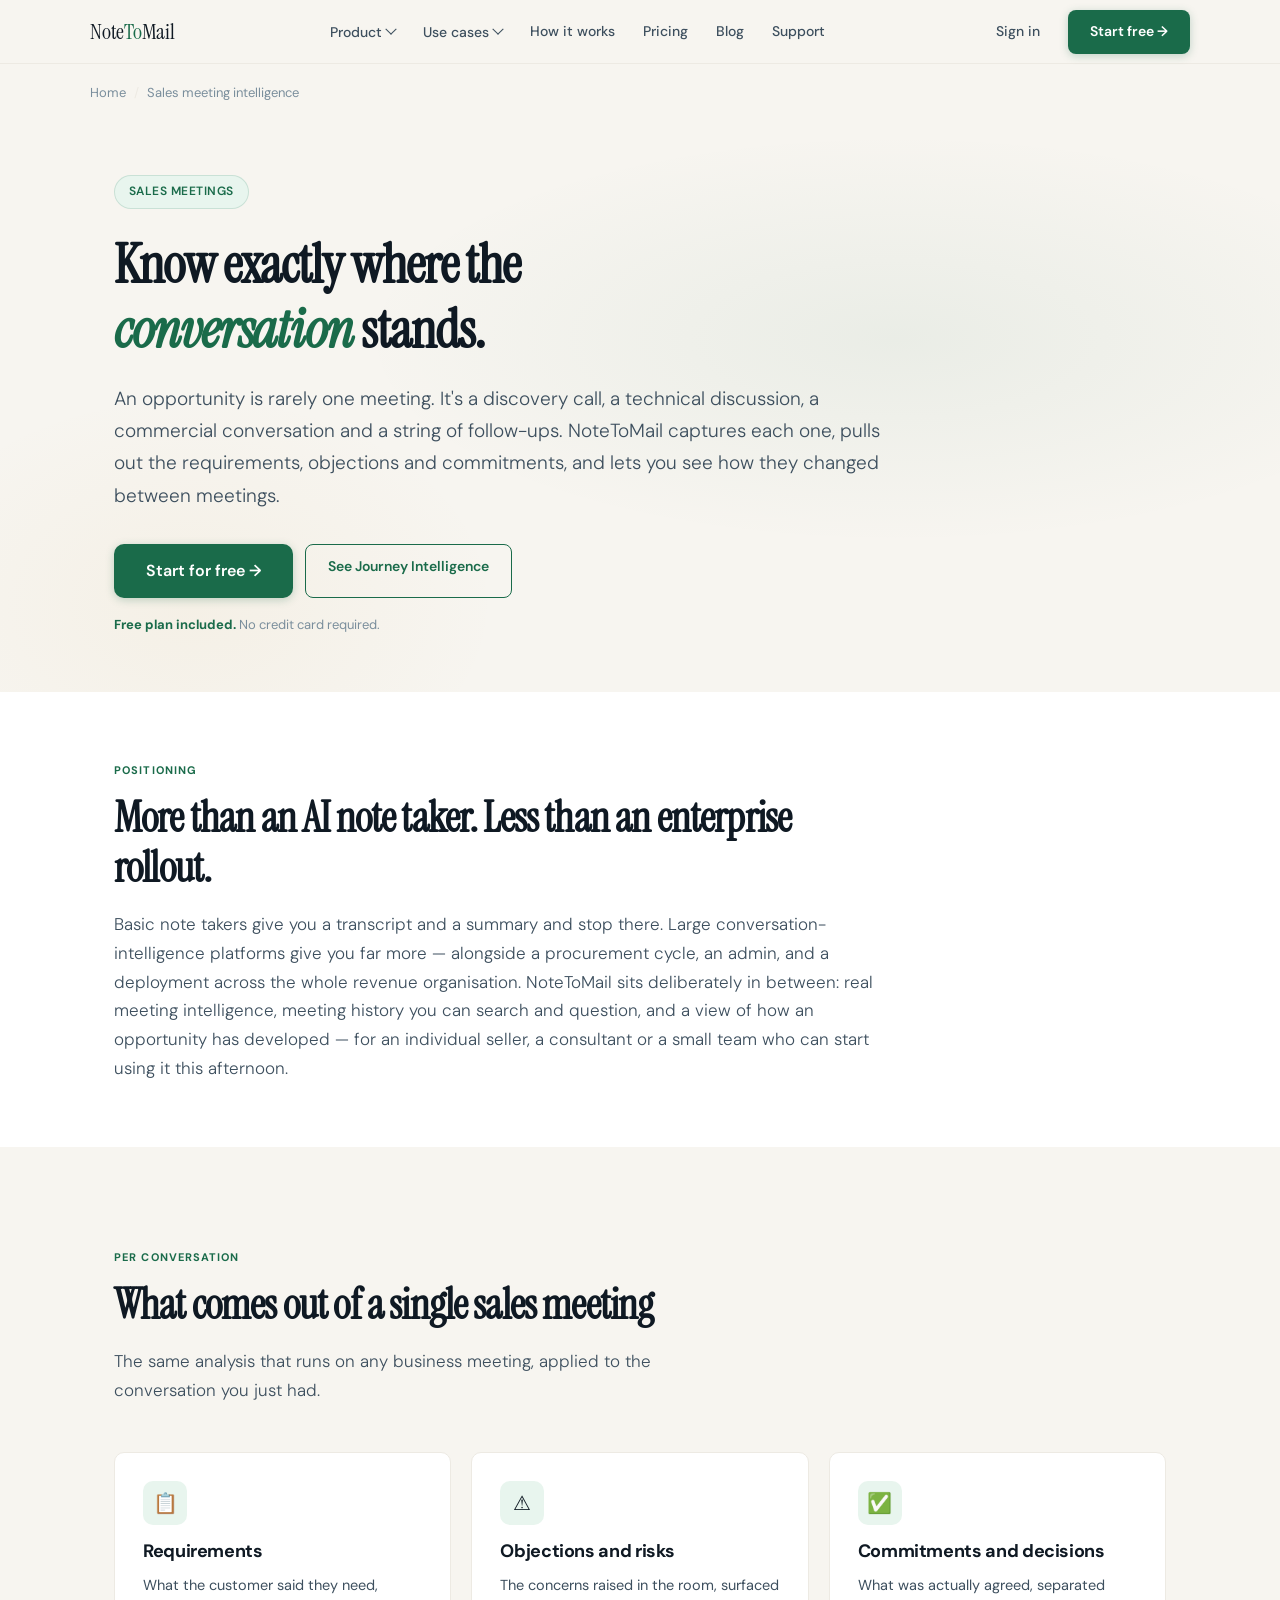
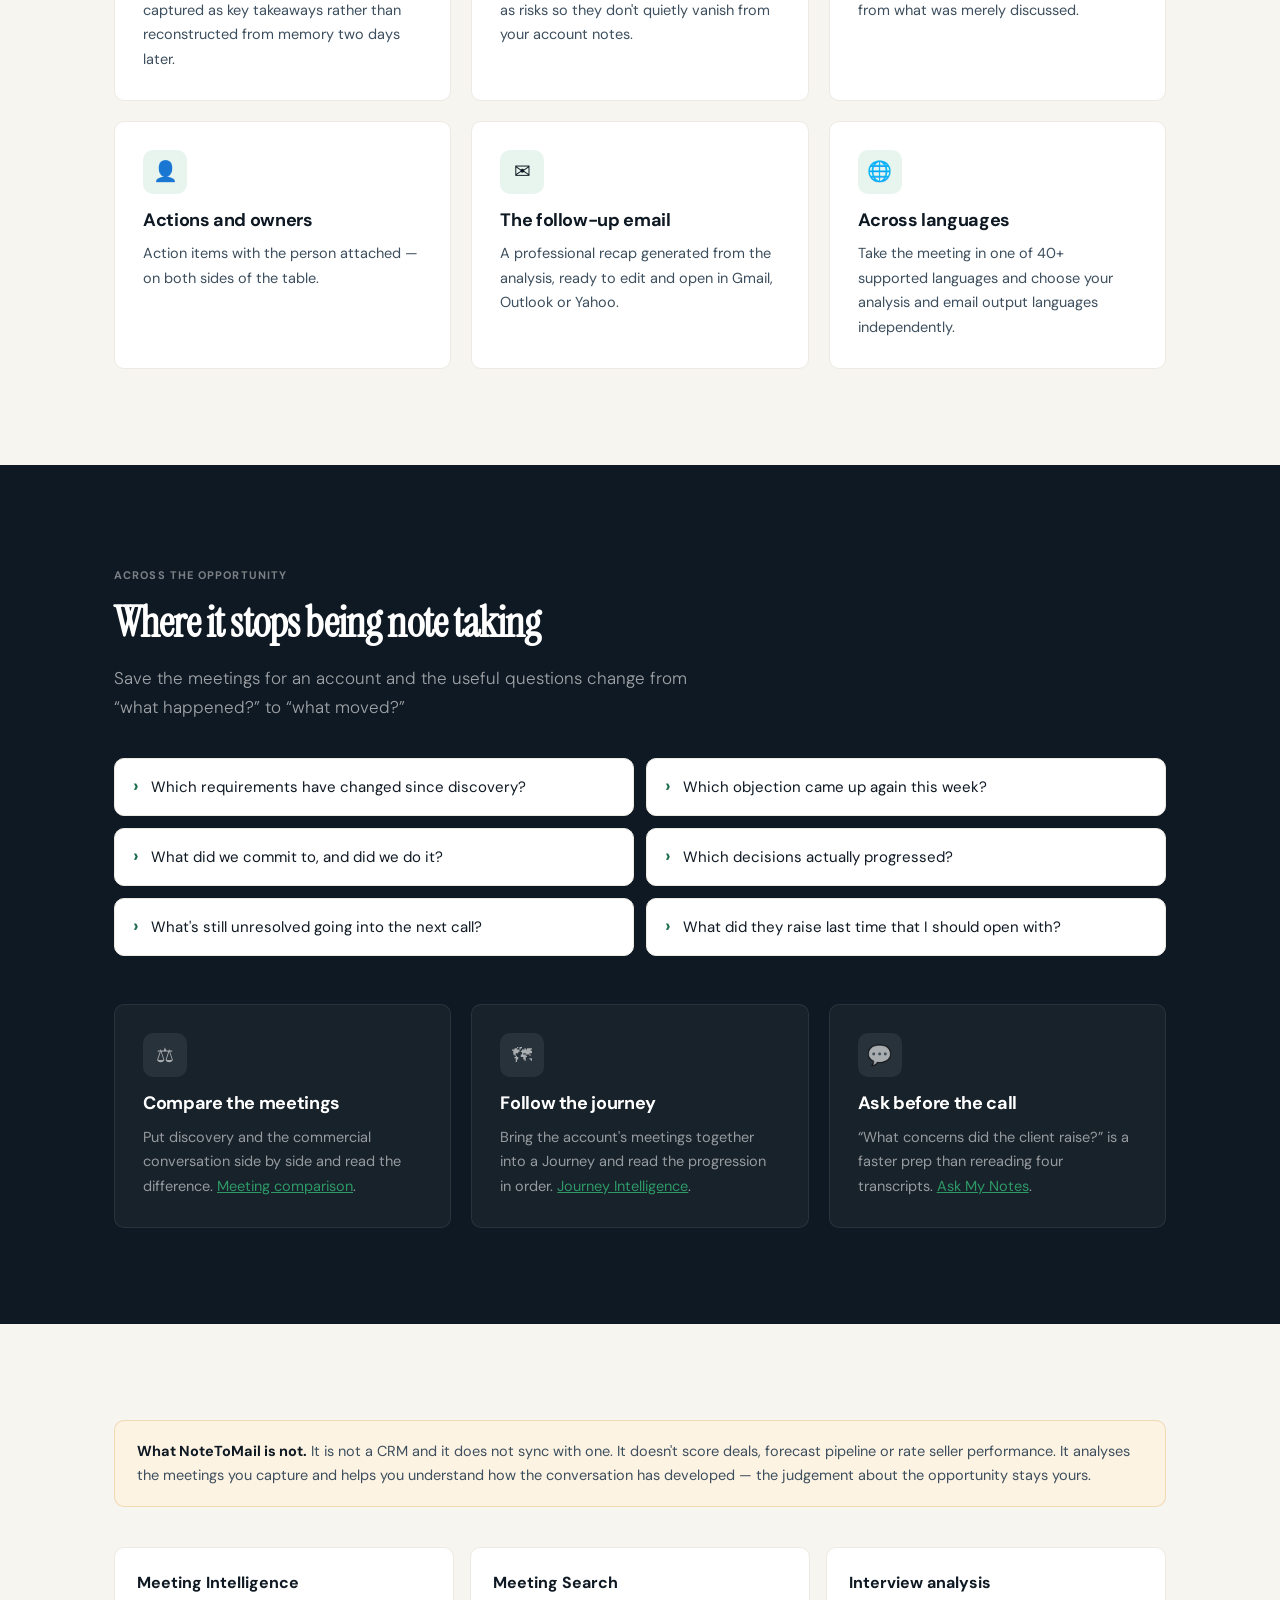
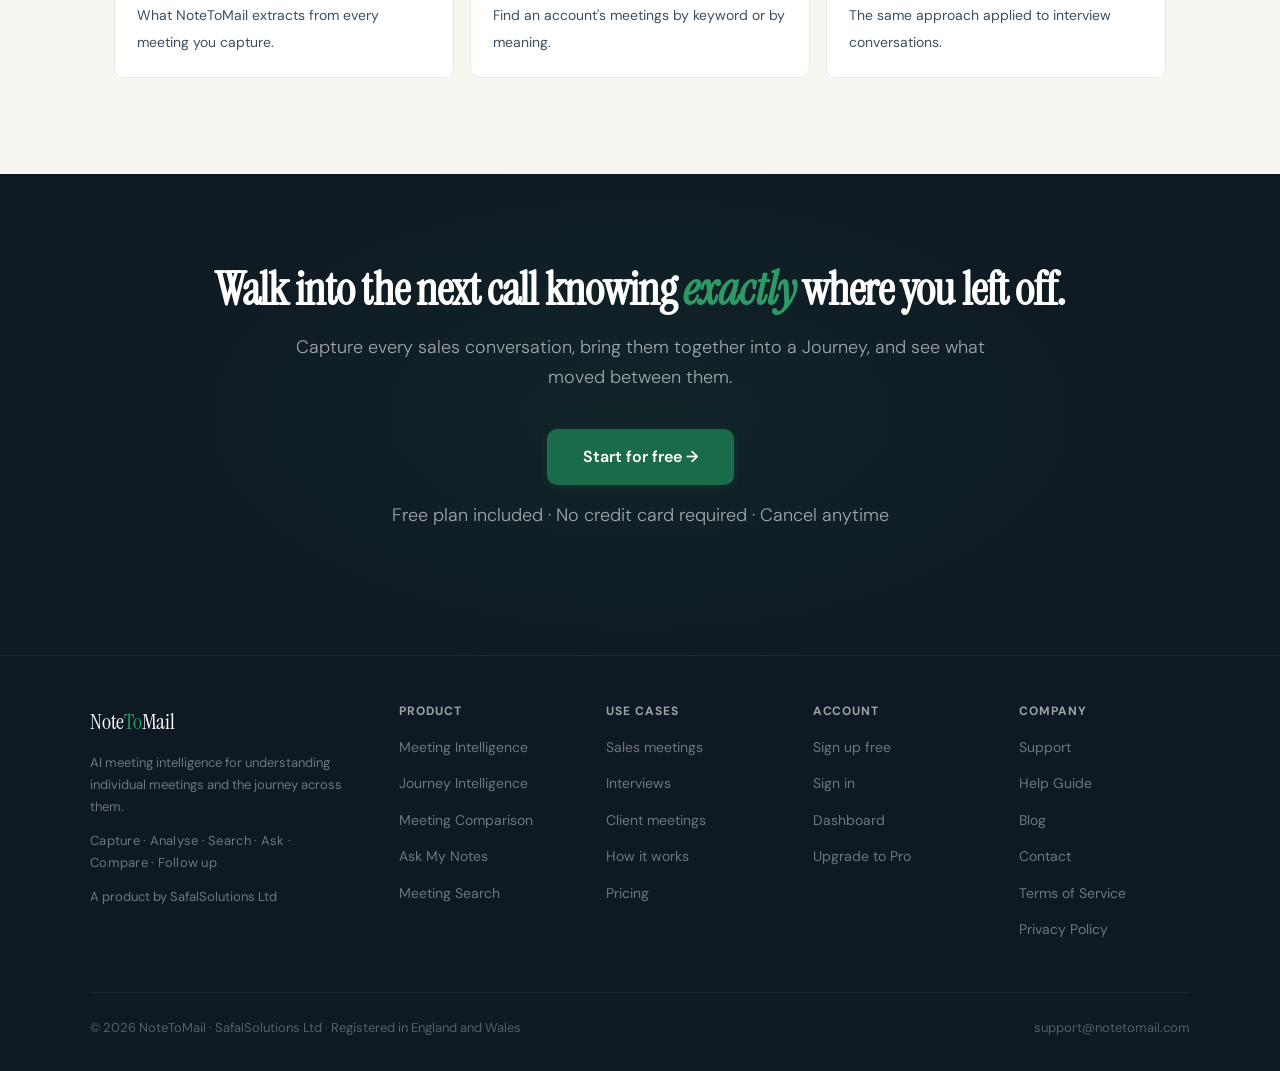
<file: sales-meeting-intelligence/index.html>
<!DOCTYPE html>
<html lang="en">
<head>
  <meta charset="UTF-8" />
  <meta name="viewport" content="width=device-width, initial-scale=1.0" />
  <title>Sales Meeting Intelligence | NoteToMail</title>
  <meta name="description" content="Capture sales conversations and extract requirements, objections, commitments and next steps, then compare meetings to see how the discussion progressed." />
  <link rel="canonical" href="https://notetomail.com/sales-meeting-intelligence" />

  <meta property="og:title" content="Sales Meeting Intelligence | NoteToMail" />
  <meta property="og:description" content="Capture sales conversations and extract requirements, objections, commitments and next steps, then compare meetings to see how the discussion progressed." />
  <meta property="og:url" content="https://notetomail.com/sales-meeting-intelligence" />
  <meta property="og:site_name" content="NoteToMail" />
  <meta property="og:type" content="website" />
  <meta property="og:image" content="https://notetomail.com/og-image.png" />
  <meta property="og:image:width" content="1200" />
  <meta property="og:image:height" content="630" />

  <meta name="twitter:card" content="summary_large_image" />
  <meta name="twitter:title" content="Sales Meeting Intelligence | NoteToMail" />
  <meta name="twitter:description" content="Capture sales conversations and extract requirements, objections, commitments and next steps, then compare meetings to see how the discussion progressed." />
  <meta name="twitter:image" content="https://notetomail.com/og-image.png" />

  <link rel="preconnect" href="https://fonts.googleapis.com" />
  <link rel="preconnect" href="https://fonts.gstatic.com" crossorigin />
  <link href="https://fonts.googleapis.com/css2?family=Instrument+Serif:ital@0;1&family=DM+Sans:opsz,wght@9..40,300;9..40,400;9..40,500;9..40,600&display=swap" rel="stylesheet" />
  <link rel="stylesheet" href="/assets/site.css" />
  <script type="application/ld+json">
  {
    "@context": "https://schema.org",
    "@type": "WebPage",
    "name": "Sales meeting intelligence",
    "url": "https://notetomail.com/sales-meeting-intelligence",
    "description": "Capture sales conversations, extract requirements, objections, commitments and next steps, and compare meetings across an opportunity to see how the discussion progressed.",
    "isPartOf": { "@type": "WebSite", "name": "NoteToMail", "url": "https://notetomail.com" },
    "primaryImageOfPage": { "@type": "ImageObject", "url": "https://notetomail.com/og-image.png" }
  }
  </script>
</head>
<body>
<a class="skip-link" href="#main">Skip to content</a>
<nav class="site-nav">
  <div class="nav-inner">
    <a href="/" class="nav-logo">Note<span>To</span>Mail</a>
    <ul class="nav-links">
      <li class="nav-item-dd" data-open="false">
        <button class="nav-trigger" type="button" aria-expanded="false" aria-haspopup="true">Product <span class="caret" aria-hidden="true"></span></button>
        <ul class="nav-menu">
            <li><a href="/meeting-intelligence">Meeting Intelligence<small>Turn conversations into structured insight</small></a></li>
            <li><a href="/journey-intelligence">Journey Intelligence<small>Compare related meetings across a Journey</small></a></li>
            <li><a href="/meeting-comparison">Meeting Comparison<small>Compare related meetings side by side</small></a></li>
            <li><a href="/ask-my-notes">Ask My Notes<small>Ask questions about your meeting content</small></a></li>
            <li><a href="/meeting-search">Meeting Search<small>Keyword and semantic search across your history</small></a></li>
        </ul>
      </li>
      <li class="nav-item-dd" data-open="false">
        <button class="nav-trigger" type="button" aria-expanded="false" aria-haspopup="true">Use cases <span class="caret" aria-hidden="true"></span></button>
        <ul class="nav-menu">
            <li><a href="/sales-meeting-intelligence" aria-current="page">Sales meetings<small>Requirements, objections and commitments</small></a></li>
            <li><a href="/interview-meeting-analysis">Interviews<small>Structured review of interview conversations</small></a></li>
            <li><a href="/journey-intelligence">Client &amp; project meetings<small>Understand a relationship across meetings</small></a></li>
        </ul>
      </li>
      <li><a href="/#how-it-works">How it works</a></li>
      <li><a href="/#pricing">Pricing</a></li>
      <li><a href="/blog/blog-index.html">Blog</a></li>
      <li><a href="/support.html">Support</a></li>
    </ul>
    <div class="nav-cta">
      <a href="https://app.notetomail.com/signin" class="btn-ghost">Sign in</a>
      <a href="https://app.notetomail.com/signup" class="btn-primary">Start free &rarr;</a>
    </div>
    <button class="hamburger" type="button" aria-label="Open menu" aria-expanded="false" aria-controls="mobileMenu">
      <span></span><span></span><span></span>
    </button>
  </div>
</nav>

<div class="mobile-menu" id="mobileMenu">
  <span class="mm-label">Product</span>
  <a href="/meeting-intelligence">Meeting Intelligence</a>
  <a href="/journey-intelligence">Journey Intelligence</a>
  <a href="/meeting-comparison">Meeting Comparison</a>
  <a href="/ask-my-notes">Ask My Notes</a>
  <a href="/meeting-search">Meeting Search</a>
  <span class="mm-label">Use cases</span>
  <a href="/sales-meeting-intelligence">Sales meetings</a>
  <a href="/interview-meeting-analysis">Interviews</a>
  <span class="mm-label">More</span>
  <a href="/#how-it-works">How it works</a>
  <a href="/#pricing">Pricing</a>
  <a href="/blog/blog-index.html">Blog</a>
  <a href="/support.html">Support</a>
  <a href="/help-guide.html">Help Guide</a>
  <a href="https://app.notetomail.com/signin">Sign in</a>
  <a href="https://app.notetomail.com/signup" class="btn-primary" style="text-align:center;margin-top:14px;">Start free &rarr;</a>
</div>

<div class="container crumbs">
  <nav aria-label="Breadcrumb">
    <ol>
      <li><a href="/">Home</a></li>
      <li>Sales meeting intelligence</li>
    </ol>
  </nav>
</div>
<main id="main">
<section class="page-hero">
  <div class="container">
    <span class="hero-badge fade-up">Sales meetings</span>
    <h1 class="fade-up fade-up-d1">Know exactly where the <em>conversation</em> stands.</h1>
    <p class="lede fade-up fade-up-d2">
      An opportunity is rarely one meeting. It's a discovery call, a technical discussion, a commercial conversation
      and a string of follow-ups. NoteToMail captures each one, pulls out the requirements, objections and
      commitments, and lets you see how they changed between meetings.
    </p>
    <div class="hero-actions fade-up fade-up-d3">
      <a href="https://app.notetomail.com/signup" class="btn-primary btn-primary-lg">Start for free &rarr;</a>
      <a href="/journey-intelligence" class="btn-outline btn-primary-lg">See Journey Intelligence</a>
    </div>
    <p class="hero-note fade-up fade-up-d3"><strong>Free plan included.</strong> No credit card required.</p>
  </div>
</section>

<section class="section-sm band-white">
  <div class="container">
    <div class="fade-up" style="max-width:780px;">
      <span class="section-label">Positioning</span>
      <h2 class="section-title">More than an AI note taker. Less than an enterprise rollout.</h2>
      <p class="section-sub" style="max-width:none;">
        Basic note takers give you a transcript and a summary and stop there. Large conversation-intelligence
        platforms give you far more &mdash; alongside a procurement cycle, an admin, and a deployment across the whole
        revenue organisation. NoteToMail sits deliberately in between: real meeting intelligence, meeting history you
        can search and question, and a view of how an opportunity has developed &mdash; for an individual seller,
        a consultant or a small team who can start using it this afternoon.
      </p>
    </div>
  </div>
</section>

<section class="section">
  <div class="container">
    <div class="fade-up">
      <span class="section-label">Per conversation</span>
      <h2 class="section-title">What comes out of a single sales meeting</h2>
      <p class="section-sub">The same analysis that runs on any business meeting, applied to the conversation you just had.</p>
    </div>
    <div class="card-grid card-grid-3">
      <div class="card fade-up">
        <div class="card-icon" aria-hidden="true">&#128203;</div>
        <h3>Requirements</h3>
        <p>What the customer said they need, captured as key takeaways rather than reconstructed from memory two days later.</p>
      </div>
      <div class="card fade-up fade-up-d1">
        <div class="card-icon" aria-hidden="true">&#9888;</div>
        <h3>Objections and risks</h3>
        <p>The concerns raised in the room, surfaced as risks so they don't quietly vanish from your account notes.</p>
      </div>
      <div class="card fade-up fade-up-d2">
        <div class="card-icon" aria-hidden="true">&#9989;</div>
        <h3>Commitments and decisions</h3>
        <p>What was actually agreed, separated from what was merely discussed.</p>
      </div>
      <div class="card fade-up">
        <div class="card-icon" aria-hidden="true">&#128100;</div>
        <h3>Actions and owners</h3>
        <p>Action items with the person attached &mdash; on both sides of the table.</p>
      </div>
      <div class="card fade-up fade-up-d1">
        <div class="card-icon" aria-hidden="true">&#9993;</div>
        <h3>The follow-up email</h3>
        <p>A professional recap generated from the analysis, ready to edit and open in Gmail, Outlook or Yahoo.</p>
      </div>
      <div class="card fade-up fade-up-d2">
        <div class="card-icon" aria-hidden="true">&#127760;</div>
        <h3>Across languages</h3>
        <p>Take the meeting in one of 40+ supported languages and choose your analysis and email output languages independently.</p>
      </div>
    </div>
  </div>
</section>

<section class="section band-dark">
  <div class="container">
    <div class="fade-up">
      <span class="section-label">Across the opportunity</span>
      <h2 class="section-title">Where it stops being note taking</h2>
      <p class="section-sub">
        Save the meetings for an account and the useful questions change from &ldquo;what happened?&rdquo; to
        &ldquo;what moved?&rdquo;
      </p>
    </div>
    <div class="q-grid fade-up fade-up-d1">
      <div class="q-item">Which requirements have changed since discovery?</div>
      <div class="q-item">Which objection came up again this week?</div>
      <div class="q-item">What did we commit to, and did we do it?</div>
      <div class="q-item">Which decisions actually progressed?</div>
      <div class="q-item">What's still unresolved going into the next call?</div>
      <div class="q-item">What did they raise last time that I should open with?</div>
    </div>
    <div class="card-grid card-grid-3">
      <div class="card fade-up">
        <div class="card-icon" aria-hidden="true">&#9878;</div>
        <h3>Compare the meetings</h3>
        <p>Put discovery and the commercial conversation side by side and read the difference. <a href="/meeting-comparison" style="color:var(--accent-mid)">Meeting comparison</a>.</p>
      </div>
      <div class="card fade-up fade-up-d1">
        <div class="card-icon" aria-hidden="true">&#128506;</div>
        <h3>Follow the journey</h3>
        <p>Bring the account's meetings together into a Journey and read the progression in order. <a href="/journey-intelligence" style="color:var(--accent-mid)">Journey Intelligence</a>.</p>
      </div>
      <div class="card fade-up fade-up-d2">
        <div class="card-icon" aria-hidden="true">&#128172;</div>
        <h3>Ask before the call</h3>
        <p>&ldquo;What concerns did the client raise?&rdquo; is a faster prep than rereading four transcripts. <a href="/ask-my-notes" style="color:var(--accent-mid)">Ask My Notes</a>.</p>
      </div>
    </div>
  </div>
</section>

<section class="section">
  <div class="container">
    <p class="callout fade-up" style="margin-top:0;">
      <strong>What NoteToMail is not.</strong> It is not a CRM and it does not sync with one. It doesn't score deals,
      forecast pipeline or rate seller performance. It analyses the meetings you capture and helps you understand
      how the conversation has developed &mdash; the judgement about the opportunity stays yours.
    </p>
    <div class="next-links fade-up fade-up-d1">
      <a class="next-link" href="/meeting-intelligence"><strong>Meeting Intelligence</strong><span>What NoteToMail extracts from every meeting you capture.</span></a>
      <a class="next-link" href="/meeting-search"><strong>Meeting Search</strong><span>Find an account's meetings by keyword or by meaning.</span></a>
      <a class="next-link" href="/interview-meeting-analysis"><strong>Interview analysis</strong><span>The same approach applied to interview conversations.</span></a>
    </div>
  </div>
</section>

<section class="cta-section">
  <div class="container">
    <h2 class="fade-up">Walk into the next call knowing <em>exactly</em> where you left off.</h2>
    <p class="fade-up fade-up-d1">Capture every sales conversation, bring them together into a Journey, and see what moved between them.</p>
    <a href="https://app.notetomail.com/signup" class="btn-primary fade-up fade-up-d2">Start for free &rarr;</a>
    <p class="cta-note fade-up fade-up-d3">Free plan included &middot; No credit card required &middot; Cancel anytime</p>
  </div>
</section>
</main>

<footer>
  <div class="footer-inner">
    <div class="footer-brand">
      <a href="/" class="nav-logo">Note<span style="color:var(--accent-mid)">To</span>Mail</a>
      <p>AI meeting intelligence for understanding individual meetings and the journey across them.</p>
      <p class="footer-tagline">Capture &middot; Analyse &middot; Search &middot; Ask &middot; Compare &middot; Follow up</p>
      <p style="margin-top:12px">A product by <a href="https://www.safalsolutions.co.uk" style="color:rgba(255,255,255,0.4);text-decoration:none;" target="_blank" rel="noopener">SafalSolutions Ltd</a></p>
    </div>
    <div class="footer-col">
      <h2>Product</h2>
      <ul>
        <li><a href="/meeting-intelligence">Meeting Intelligence</a></li>
        <li><a href="/journey-intelligence">Journey Intelligence</a></li>
        <li><a href="/meeting-comparison">Meeting Comparison</a></li>
        <li><a href="/ask-my-notes">Ask My Notes</a></li>
        <li><a href="/meeting-search">Meeting Search</a></li>
      </ul>
    </div>
    <div class="footer-col">
      <h2>Use cases</h2>
      <ul>
        <li><a href="/sales-meeting-intelligence">Sales meetings</a></li>
        <li><a href="/interview-meeting-analysis">Interviews</a></li>
        <li><a href="/journey-intelligence">Client meetings</a></li>
        <li><a href="/#how-it-works">How it works</a></li>
        <li><a href="/#pricing">Pricing</a></li>
      </ul>
    </div>
    <div class="footer-col">
      <h2>Account</h2>
      <ul>
        <li><a href="https://app.notetomail.com/signup">Sign up free</a></li>
        <li><a href="https://app.notetomail.com/signin">Sign in</a></li>
        <li><a href="https://app.notetomail.com/dashboard">Dashboard</a></li>
        <li><a href="https://app.notetomail.com/pricing">Upgrade to Pro</a></li>
      </ul>
    </div>
    <div class="footer-col">
      <h2>Company</h2>
      <ul>
        <li><a href="/support.html">Support</a></li>
        <li><a href="/help-guide.html">Help Guide</a></li>
        <li><a href="/blog/blog-index.html">Blog</a></li>
        <li><a href="/contact.html">Contact</a></li>
        <li><a href="https://app.notetomail.com/legal/terms">Terms of Service</a></li>
        <li><a href="https://app.notetomail.com/legal/privacy">Privacy Policy</a></li>
      </ul>
    </div>
  </div>

  <div class="footer-bottom">
    <span>&copy; 2026 NoteToMail &middot; SafalSolutions Ltd &middot; Registered in England and Wales</span>
    <span>support@notetomail.com</span>
  </div>
</footer>
<script src="/assets/site.js" defer></script>
</body>
</html>
</file>
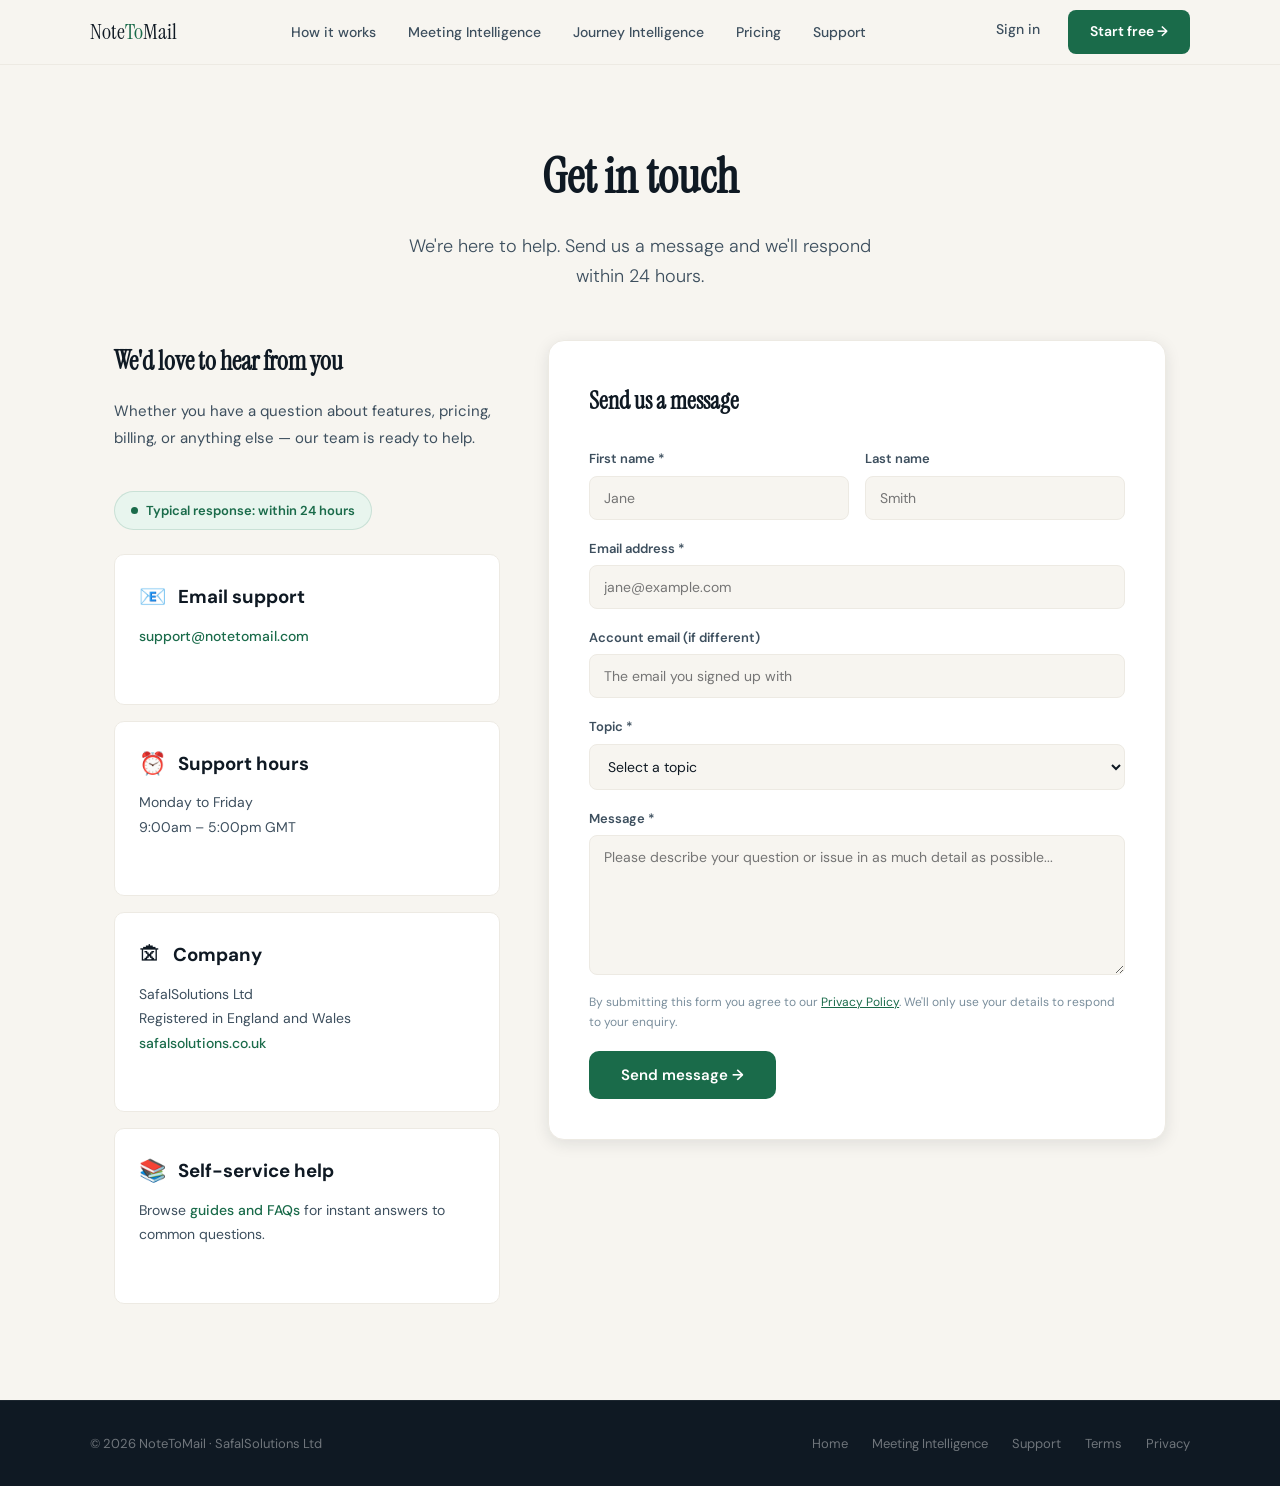
<file: contact.html>
<!DOCTYPE html>
<html lang="en">
<head>
  <meta charset="UTF-8" />
  <meta name="viewport" content="width=device-width, initial-scale=1.0" />
  <title>Contact — NoteToMail</title>
  <link rel="canonical" href="https://notetomail.com/contact.html" />
  <meta property="og:title" content="Contact &mdash; NoteToMail" />
  <meta property="og:description" content="Contact the NoteToMail support team about meeting intelligence, billing or your account. We respond within 24 hours on business days, Monday to Friday UK time." />
  <meta property="og:url" content="https://notetomail.com/contact.html" />
  <meta property="og:site_name" content="NoteToMail" />
  <meta property="og:type" content="website" />
  <meta property="og:image" content="https://notetomail.com/og-image.png" />
  <meta property="og:image:width" content="1200" />
  <meta property="og:image:height" content="630" />
  <meta name="twitter:card" content="summary_large_image" />
  <meta name="twitter:title" content="Contact &mdash; NoteToMail" />
  <meta name="twitter:description" content="Contact the NoteToMail support team about meeting intelligence, billing or your account. We respond within 24 hours on business days, Monday to Friday UK time." />
  <meta name="twitter:image" content="https://notetomail.com/og-image.png" />
  <meta name="description" content="Contact the NoteToMail support team about meeting intelligence, billing or your account. We respond within 24 hours on business days, Monday to Friday UK time." />
  <link rel="preconnect" href="https://fonts.googleapis.com" />
  <link rel="preconnect" href="https://fonts.gstatic.com" crossorigin />
  <link href="https://fonts.googleapis.com/css2?family=Instrument+Serif:ital@0;1&family=DM+Sans:opsz,wght@9..40,300;9..40,400;9..40,500;9..40,600&display=swap" rel="stylesheet" />
  <!---linkedln-->
  <script type="text/javascript">
  _linkedin_partner_id = "8895330";
  window._linkedin_data_partner_ids = window._linkedin_data_partner_ids || [];
  window._linkedin_data_partner_ids.push(_linkedin_partner_id);
  </script><script type="text/javascript">
  (function(l) {
  if (!l){window.lintrk = function(a,b){window.lintrk.q.push([a,b])};
  window.lintrk.q=[]}
  var s = document.getElementsByTagName("script")[0];
  var b = document.createElement("script");
  b.type = "text/javascript";b.async = true;
  b.src = "https://snap.licdn.com/li.lms-analytics/insight.min.js";
  s.parentNode.insertBefore(b, s);})(window.lintrk);
  </script>
  <noscript>
  <img height="1" width="1" style="display:none;" alt="" src="https://px.ads.linkedin.com/collect/?pid=8895330&fmt=gif" />
  </noscript>
  <style>
    :root {
      --ink: #0f1923; --ink-soft: #3d4f5e; --ink-muted: #7a8e9c;
      --paper: #f7f5f0; --paper-warm: #edeae3;
      --accent: #1a6b4a; --accent-lt: #e8f5ee; --accent-mid: #2d9966;
      --white: #ffffff;
      --shadow-md: 0 4px 16px rgba(15,25,35,0.10);
      --r: 10px;
    }
    *, *::before, *::after { box-sizing: border-box; margin: 0; padding: 0; }
    body { font-family: 'DM Sans', sans-serif; background: var(--paper); color: var(--ink); font-size: 16px; line-height: 1.65; }
    .container { max-width: 1100px; margin: 0 auto; padding: 0 24px; }

    nav { position: sticky; top: 0; z-index: 100; background: rgba(247,245,240,0.92); backdrop-filter: blur(12px); border-bottom: 1px solid var(--paper-warm); padding: 0 24px; }
    .nav-inner { max-width: 1100px; margin: 0 auto; display: flex; align-items: center; justify-content: space-between; height: 64px; }
    .nav-logo { font-family: 'Instrument Serif', serif; font-size: 22px; color: var(--ink); text-decoration: none; }
    .nav-logo span { color: var(--accent); }
    .nav-links { display: flex; gap: 32px; list-style: none; }
    .nav-cta { display: flex; gap: 12px; }
    .nav-links a { text-decoration: none; color: var(--ink-soft); font-size: 14px; font-weight: 500; transition: color 0.2s; }
    .nav-links a:hover { color: var(--accent); }
    .btn-primary { background: var(--accent); color: var(--white); font-size: 14px; font-weight: 600; text-decoration: none; padding: 10px 22px; border-radius: 8px; transition: background 0.2s; }
    .btn-primary:hover { background: var(--accent-mid); }
    .btn-ghost { font-size: 14px; font-weight: 500; color: var(--ink-soft); text-decoration: none; padding: 8px 16px; border-radius: 8px; transition: background 0.2s; }
    .btn-ghost:hover { background: var(--paper-warm); }

    .page-header { padding: 72px 0 48px; text-align: center; }
    .page-header h1 { font-family: 'Instrument Serif', serif; font-size: clamp(32px, 5vw, 48px); margin-bottom: 16px; }
    .page-header p { font-size: 18px; color: var(--ink-soft); font-weight: 300; max-width: 480px; margin: 0 auto; }

    .contact-layout { display: grid; grid-template-columns: 1fr 1.6fr; gap: 48px; margin-bottom: 80px; align-items: start; }

    .contact-info { position: sticky; top: 88px; }
    .contact-info h2 { font-family: 'Instrument Serif', serif; font-size: 26px; margin-bottom: 16px; }
    .contact-info p { font-size: 15px; color: var(--ink-soft); line-height: 1.75; margin-bottom: 32px; }

    .info-card { background: var(--white); border-radius: var(--r); border: 1px solid var(--paper-warm); padding: 24px; margin-bottom: 16px; }
    .info-card-header { display: flex; align-items: center; gap: 12px; margin-bottom: 8px; }
    .info-card-header span { font-size: 22px; }
    .info-card-header h4 { font-size: 15px; font-weight: 600; }
    .info-card p { font-size: 14px; color: var(--ink-soft); }
    .info-card a { color: var(--accent); text-decoration: none; font-weight: 500; }
    .info-card a:hover { text-decoration: underline; }

    .response-badge { display: inline-flex; align-items: center; gap: 8px; background: var(--accent-lt); color: var(--accent); font-size: 13px; font-weight: 600; padding: 8px 16px; border-radius: 100px; margin-top: 8px; border: 1px solid rgba(26,107,74,0.15); }
    .response-badge::before { content: ''; width: 7px; height: 7px; background: var(--accent); border-radius: 50%; }

    .contact-form-card { background: var(--white); border-radius: 16px; border: 1px solid var(--paper-warm); padding: 40px; box-shadow: var(--shadow-md); }
    .contact-form-card h3 { font-family: 'Instrument Serif', serif; font-size: 24px; margin-bottom: 28px; }
    .contact-form { display: flex; flex-direction: column; gap: 18px; }
    .form-row { display: grid; grid-template-columns: 1fr 1fr; gap: 16px; }
    .form-group { display: flex; flex-direction: column; gap: 6px; }
    .form-group label { font-size: 13px; font-weight: 600; color: var(--ink-soft); }
    .form-group input, .form-group textarea, .form-group select {
      background: var(--paper); border: 1.5px solid var(--paper-warm);
      border-radius: 8px; padding: 12px 14px;
      font-family: 'DM Sans', sans-serif; font-size: 14px; color: var(--ink);
      transition: border-color 0.2s; outline: none; width: 100%;
    }
    .form-group input:focus, .form-group textarea:focus, .form-group select:focus { border-color: var(--accent); background: var(--white); }
    .form-group textarea { resize: vertical; min-height: 140px; }
    .form-submit { background: var(--accent); color: var(--white); border: none; border-radius: 10px; padding: 14px 32px; font-family: 'DM Sans', sans-serif; font-size: 15px; font-weight: 600; cursor: pointer; transition: background 0.2s, transform 0.15s; align-self: flex-start; }
    .form-submit:hover { background: var(--accent-mid); transform: translateY(-1px); }
    .form-success { display: none; background: var(--accent-lt); border: 1px solid rgba(26,107,74,0.2); border-radius: 10px; padding: 20px; font-size: 15px; color: var(--accent); line-height: 1.6; }
    .form-note { font-size: 12px; color: var(--ink-muted); }

    /* .nav-cta stays visible: this page has no hamburger, so hiding it would
   leave a phone with no way to sign in or start. Only the link list goes. */
    @media (max-width: 900px) { .contact-layout { grid-template-columns: 1fr; } .contact-info { position: static; } .form-row { grid-template-columns: 1fr; } .nav-links { display: none; } }
    @media (max-width: 420px) { .nav-cta .btn-ghost { display: none; } }

    footer { background: var(--ink); border-top: 1px solid rgba(255,255,255,0.06); padding: 32px 24px; color: rgba(255,255,255,0.4); }
    .footer-bottom { max-width: 1100px; margin: 0 auto; display: flex; justify-content: space-between; align-items: center; flex-wrap: wrap; gap: 12px; font-size: 13px; }
    .footer-links { display: flex; gap: 24px; flex-wrap: wrap; justify-content: center; }
    .footer-links a { color: rgba(255,255,255,0.4); text-decoration: none; }
    .footer-links a:hover { color: var(--white); }
  </style>
</head>
<body>

<nav>
  <div class="nav-inner">
    <a href="index.html" class="nav-logo">Note<span>To</span>Mail</a>
    <ul class="nav-links">
      <li><a href="index.html#how-it-works">How it works</a></li>
      <li><a href="/meeting-intelligence">Meeting Intelligence</a></li>
      <li><a href="/journey-intelligence">Journey Intelligence</a></li>
      <li><a href="index.html#pricing">Pricing</a></li>
      <li><a href="support.html">Support</a></li>
    </ul>
    <div class="nav-cta">
      <a href="https://app.notetomail.com/signin" class="btn-ghost">Sign in</a>
      <a href="https://app.notetomail.com/signup" class="btn-primary">Start free &rarr;</a>
    </div>
  </div>
</nav>

<div class="page-header">
  <div class="container">
    <h1>Get in touch</h1>
    <p>We're here to help. Send us a message and we'll respond within 24 hours.</p>
  </div>
</div>

<div class="container">
  <div class="contact-layout">

    <div class="contact-info">
      <h2>We'd love to hear from you</h2>
      <p>Whether you have a question about features, pricing, billing, or anything else — our team is ready to help.</p>

      <div class="response-badge">Typical response: within 24 hours</div>

      <div style="margin-top: 24px;">
        <div class="info-card">
          <div class="info-card-header">
            <span>&#128231;</span>
            <h3>Email support</h3>
          </div>
          <p><a href="mailto:support@notetomail.com">support@notetomail.com</a></p>
        </div>

        <div class="info-card">
          <div class="info-card-header">
            <span>&#9200;</span>
            <h3>Support hours</h3>
          </div>
          <p>Monday to Friday<br>9:00am &ndash; 5:00pm GMT</p>
        </div>

        <div class="info-card">
          <div class="info-card-header">
            <span>&#127962;</span>
            <h3>Company</h3>
          </div>
          <p>SafalSolutions Ltd<br>Registered in England and Wales<br><a href="https://www.safalsolutions.co.uk" target="_blank">safalsolutions.co.uk</a></p>
        </div>

        <div class="info-card">
          <div class="info-card-header">
            <span>&#128218;</span>
            <h3>Self-service help</h3>
          </div>
          <p>Browse <a href="support.html">guides and FAQs</a> for instant answers to common questions.</p>
        </div>
      </div>
    </div>

    <div class="contact-form-card">
      <h3>Send us a message</h3>
      <form class="contact-form" onsubmit="submitForm(event)" id="contactForm">
        <div class="form-row">
          <div class="form-group">
            <label for="firstName">First name *</label>
            <input type="text" id="firstName" name="firstName" placeholder="Jane" required />
          </div>
          <div class="form-group">
            <label for="lastName">Last name</label>
            <input type="text" id="lastName" name="lastName" placeholder="Smith" />
          </div>
        </div>
        <div class="form-group">
          <label for="email">Email address *</label>
          <input type="email" id="email" name="email" placeholder="jane@example.com" required />
        </div>
        <div class="form-group">
          <label for="accountEmail">Account email (if different)</label>
          <input type="email" id="accountEmail" name="accountEmail" placeholder="The email you signed up with" />
        </div>
        <div class="form-group">
          <label for="topic">Topic *</label>
          <select id="topic" name="topic" required>
            <option value="">Select a topic</option>
            <option>Getting started / how to use</option>
            <option>Billing &amp; subscription</option>
            <option>Refund request</option>
            <option>Technical issue / bug</option>
            <option>Account deletion</option>
            <option>Privacy &amp; data request</option>
            <option>Feature suggestion</option>
            <option>Other</option>
          </select>
        </div>
        <div class="form-group">
          <label for="message">Message *</label>
          <textarea id="message" name="message" placeholder="Please describe your question or issue in as much detail as possible..." required></textarea>
        </div>
        <p class="form-note">By submitting this form you agree to our <a href="https://app.notetomail.com/legal/privacy" style="color:var(--accent)">Privacy Policy</a>. We'll only use your details to respond to your enquiry.</p>
        <button type="submit" class="form-submit">Send message &rarr;</button>
        <div class="form-success" id="formSuccess">
          &#10003; <strong>Message received.</strong> Thank you for getting in touch.<br>
          We'll respond to <span id="replyEmail"></span> within 24 hours (Monday&ndash;Friday).
        </div>
      </form>
    </div>

  </div>
</div>

<footer>
  <div class="footer-bottom">
    <span>&copy; 2026 NoteToMail &middot; SafalSolutions Ltd</span>
    <div class="footer-links">
      <a href="index.html">Home</a>
      <a href="/meeting-intelligence">Meeting Intelligence</a>
      <a href="support.html">Support</a>
      <a href="https://app.notetomail.com/legal/terms">Terms</a>
      <a href="https://app.notetomail.com/legal/privacy">Privacy</a>
    </div>
  </div>
</footer>

<script>
  async function submitForm(e) {
    e.preventDefault();
    const email = document.getElementById('email').value;
    const btn = e.target.querySelector('.form-submit');
    btn.textContent = 'Sending...';
    btn.disabled = true;

    try {
      const res = await fetch('https://formspree.io/f/mbdprdly', {
        method: 'POST',
        body: new FormData(e.target),
        headers: { 'Accept': 'application/json' }
      });

      if (res.ok) {
        document.getElementById('replyEmail').textContent = email;
        document.getElementById('formSuccess').style.display = 'block';
        document.getElementById('contactForm').style.display = 'none';
      } else {
        throw new Error('Failed');
      }
    } catch (err) {
      alert('Something went wrong. Please email support@notetomail.com directly.');
      btn.textContent = 'Send message';
      btn.disabled = false;
    }
  }
</script>
</body>
</html>
</file>
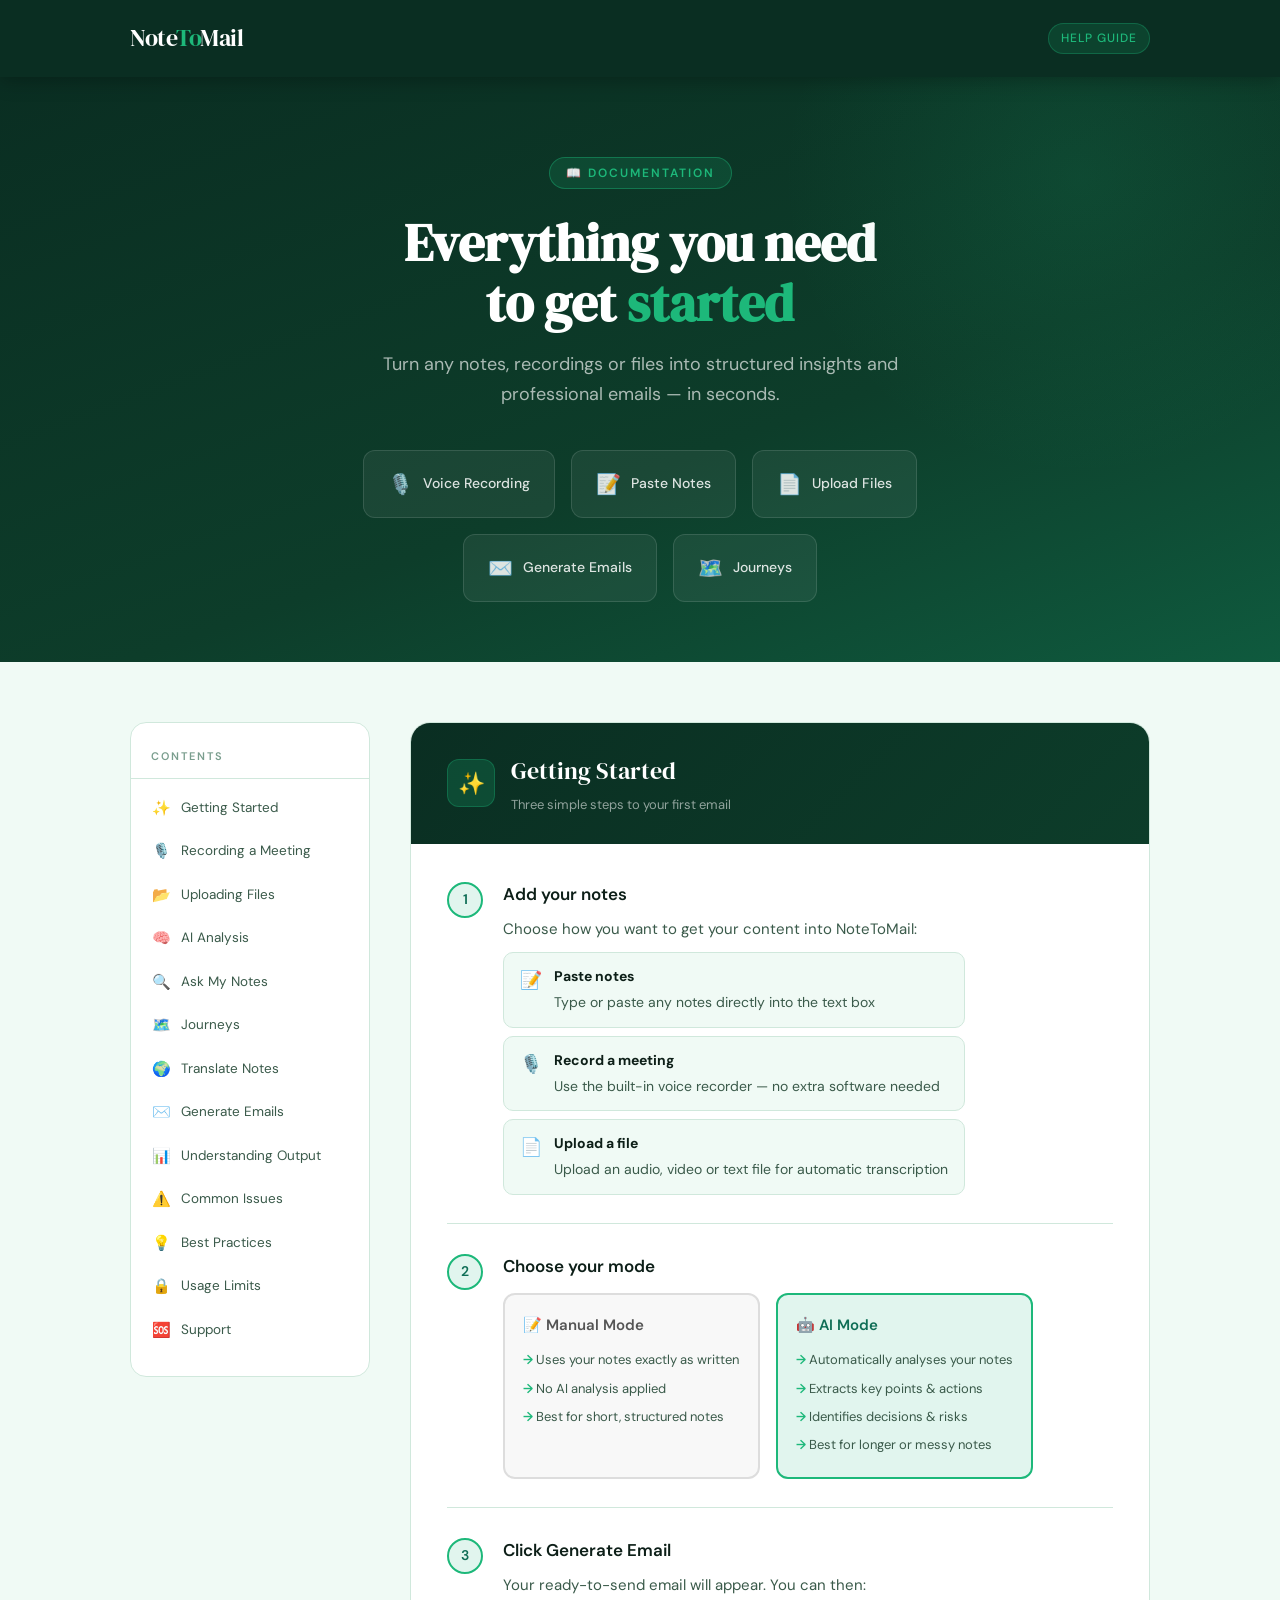
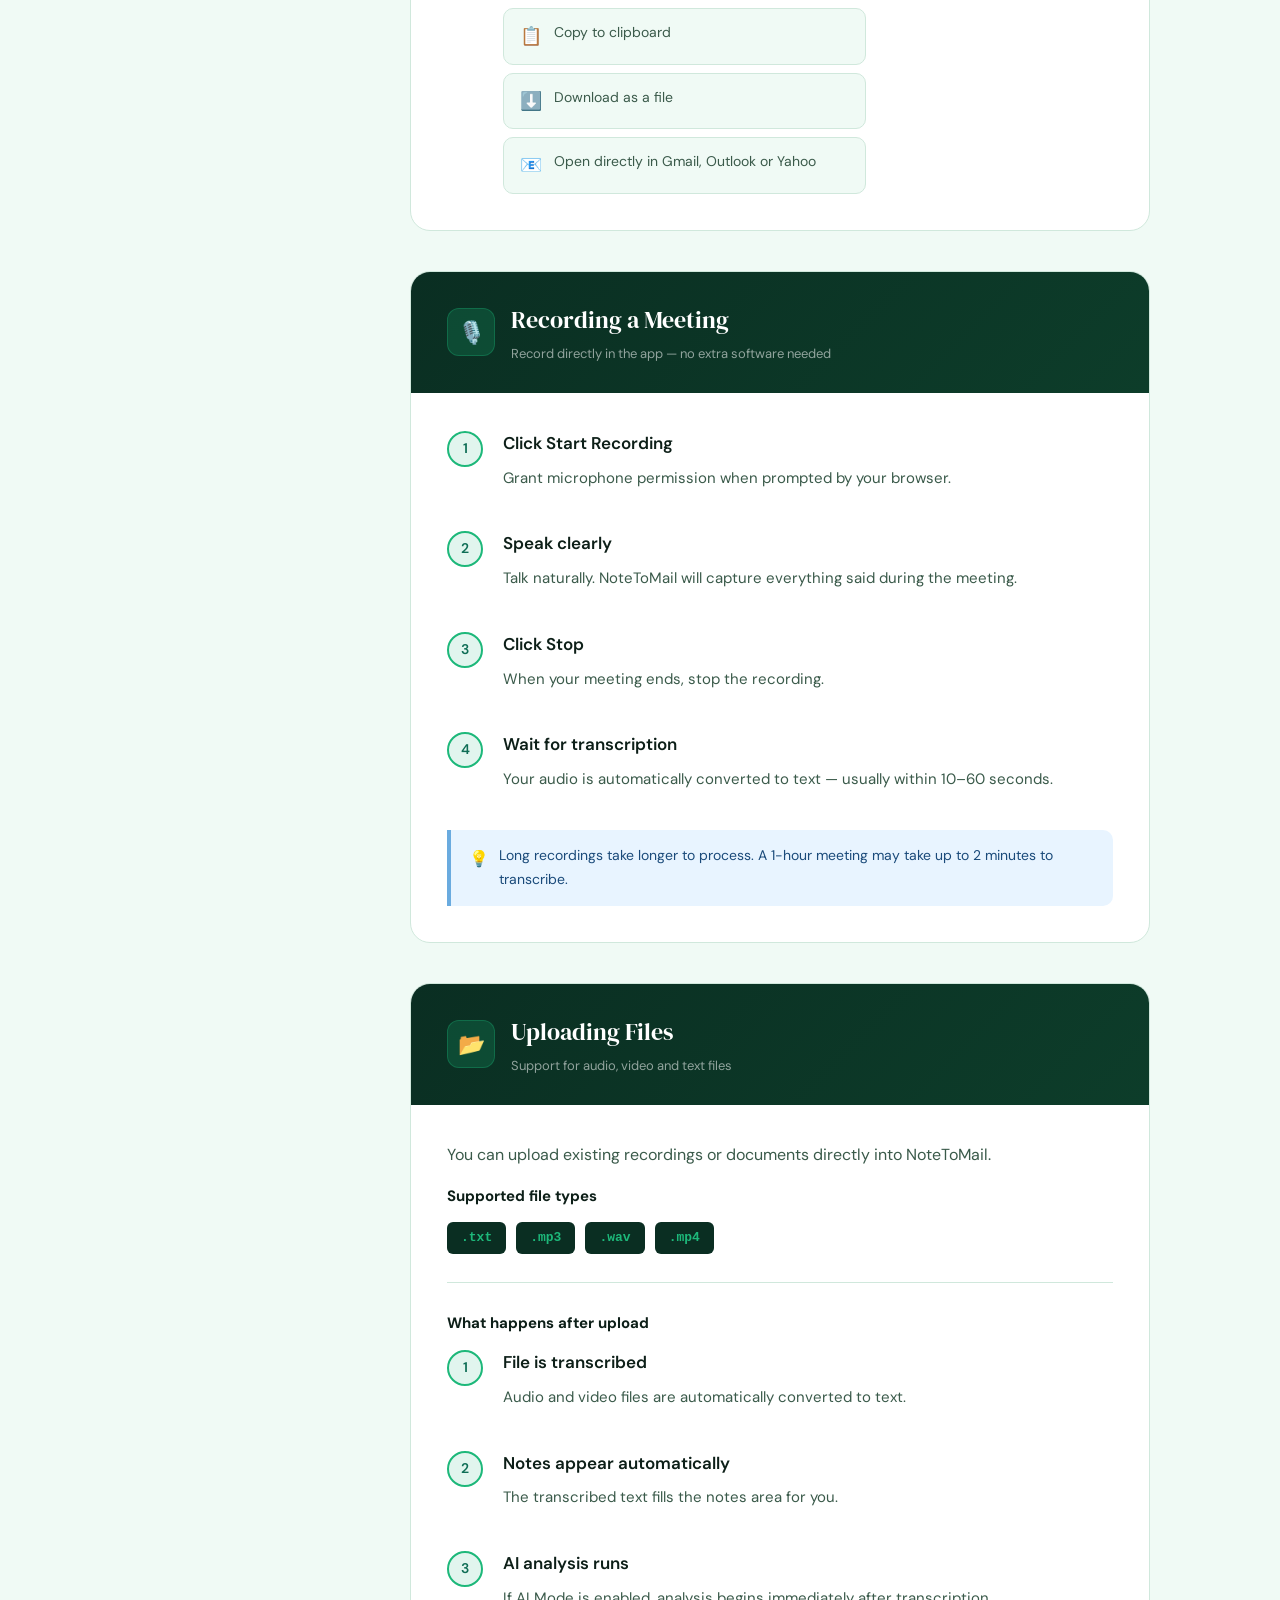
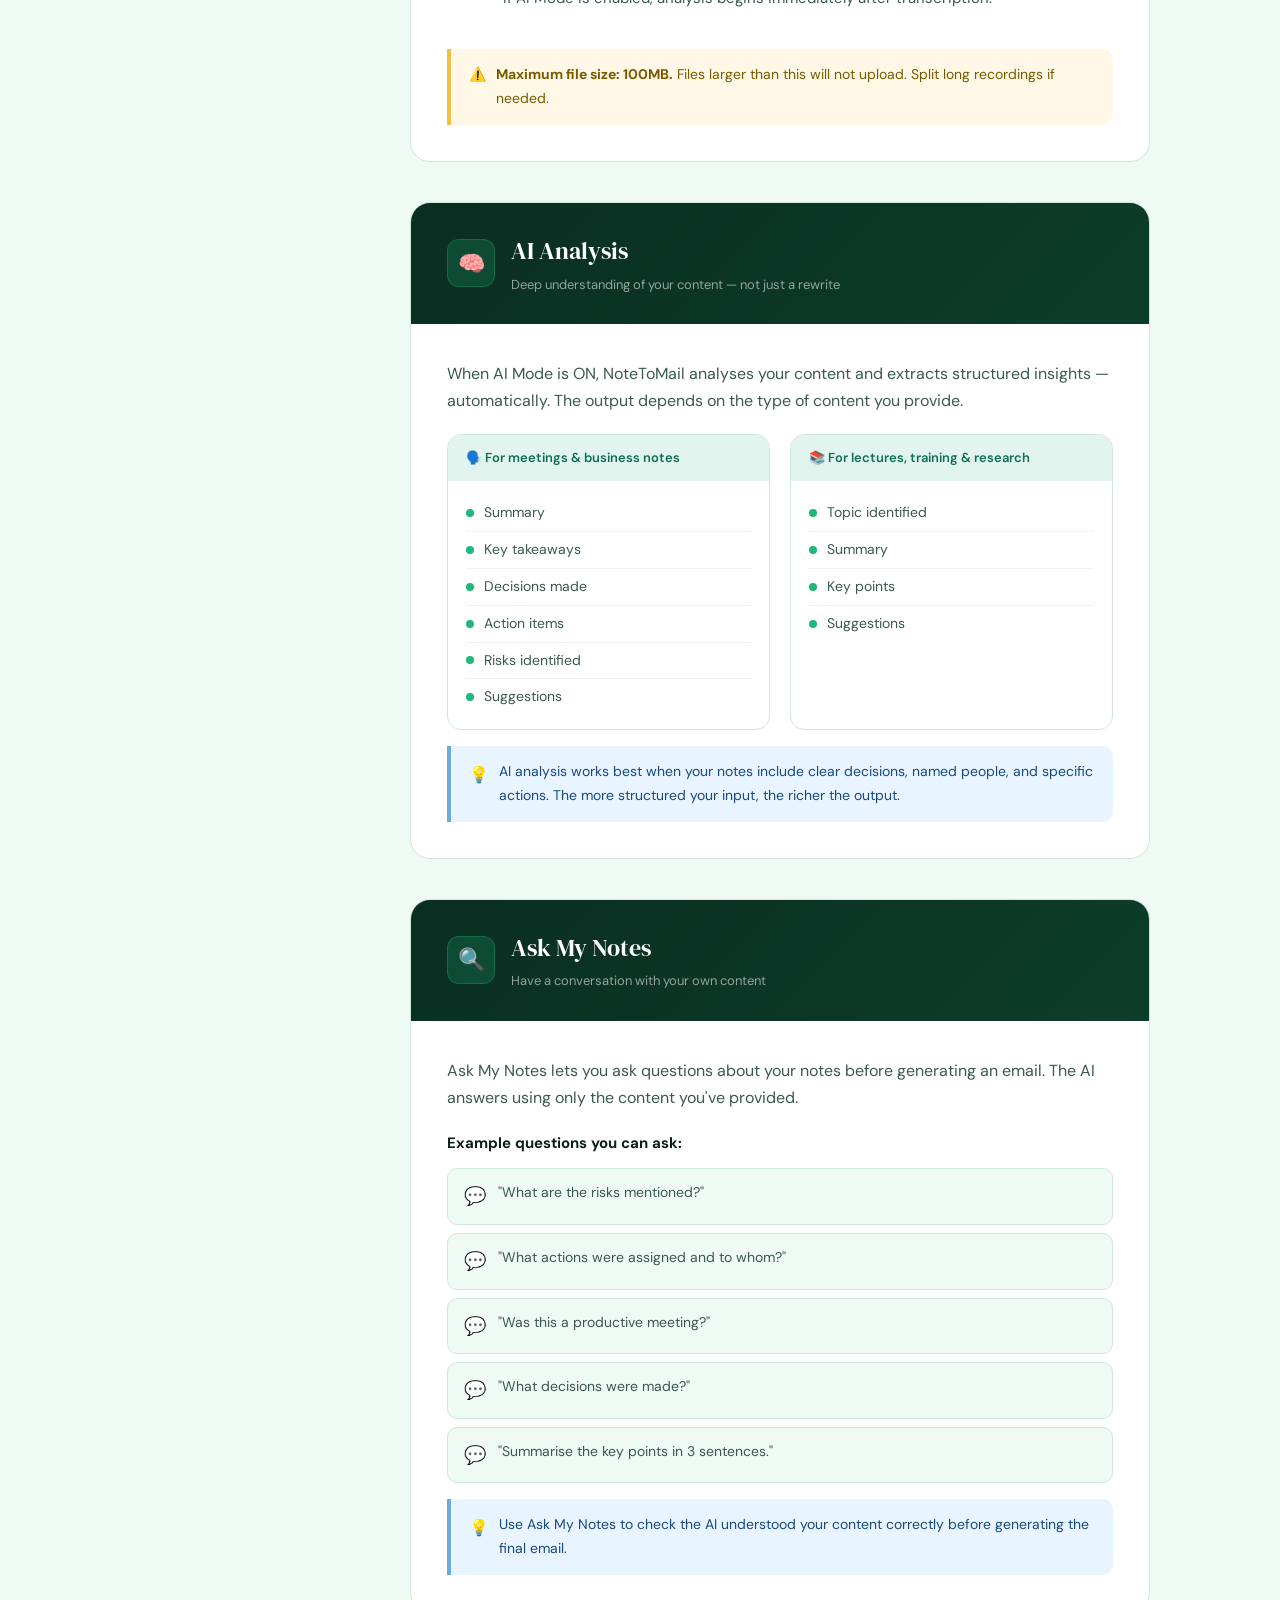
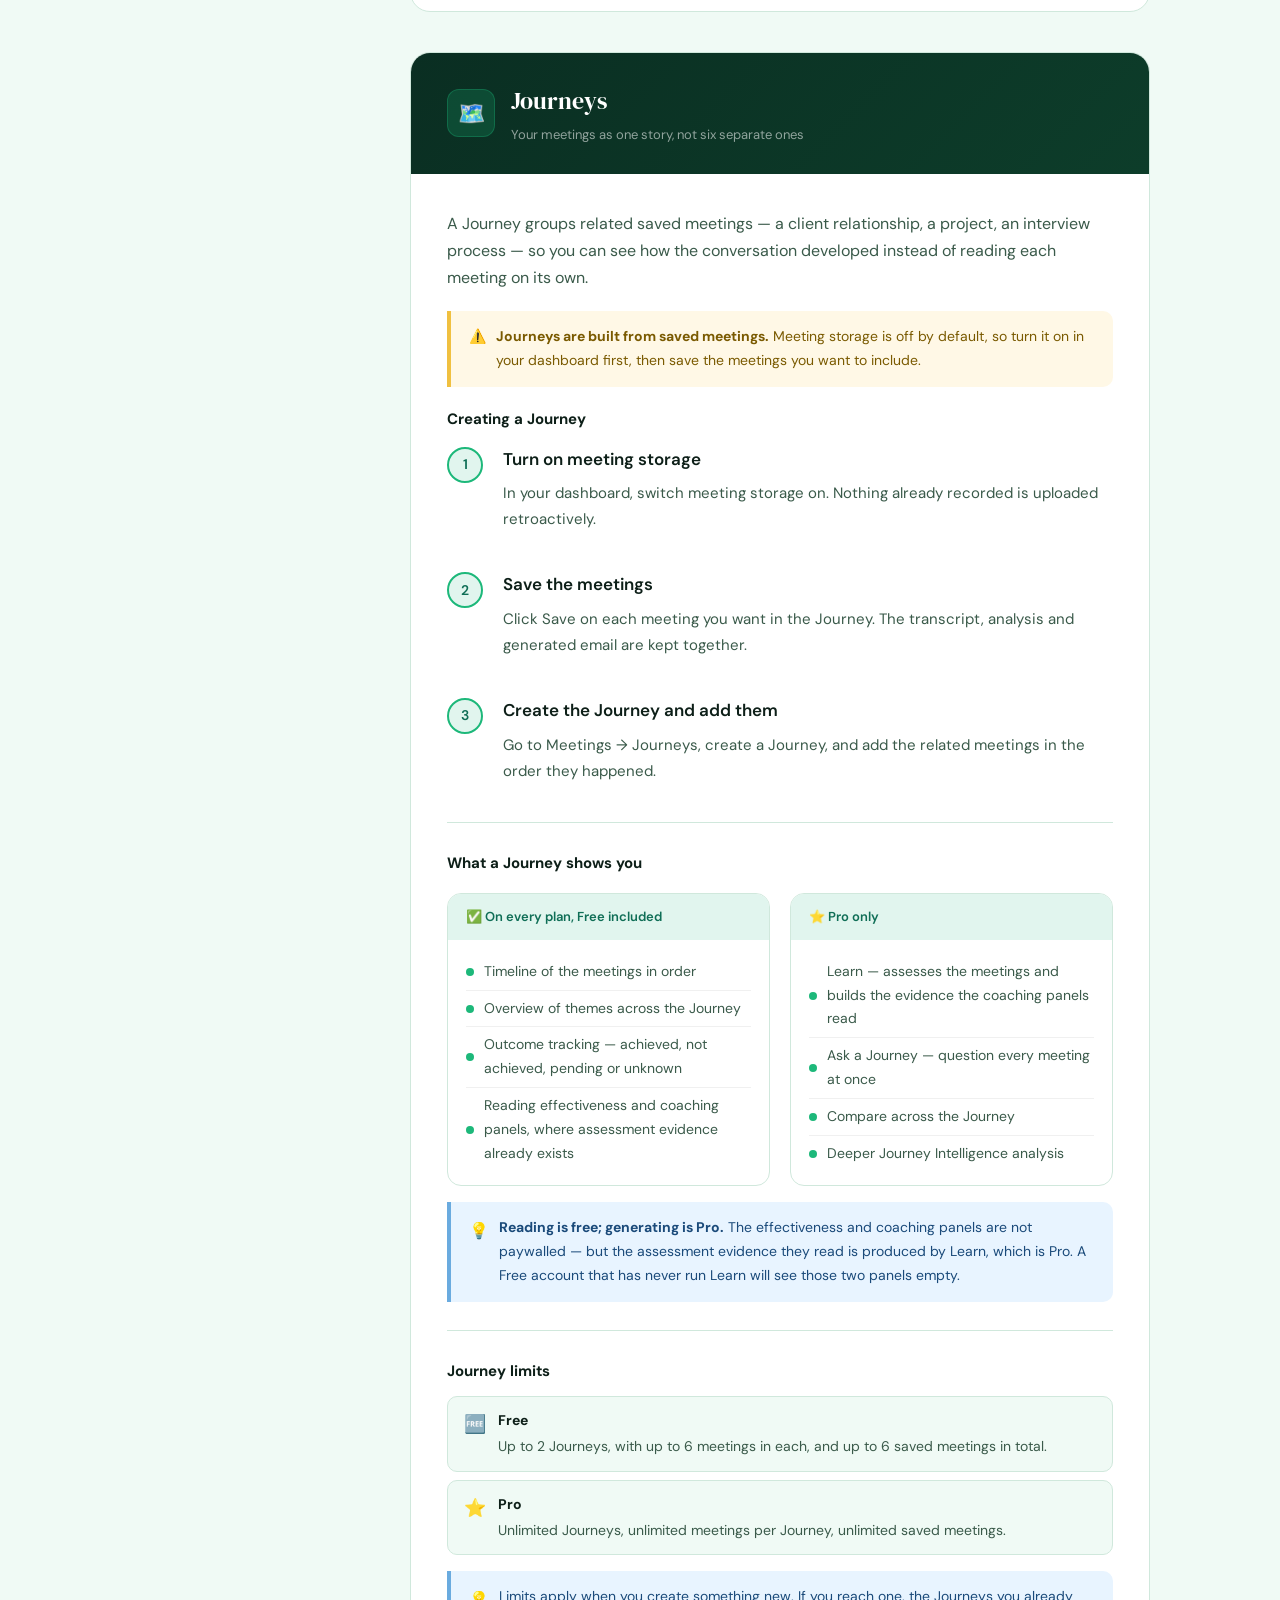
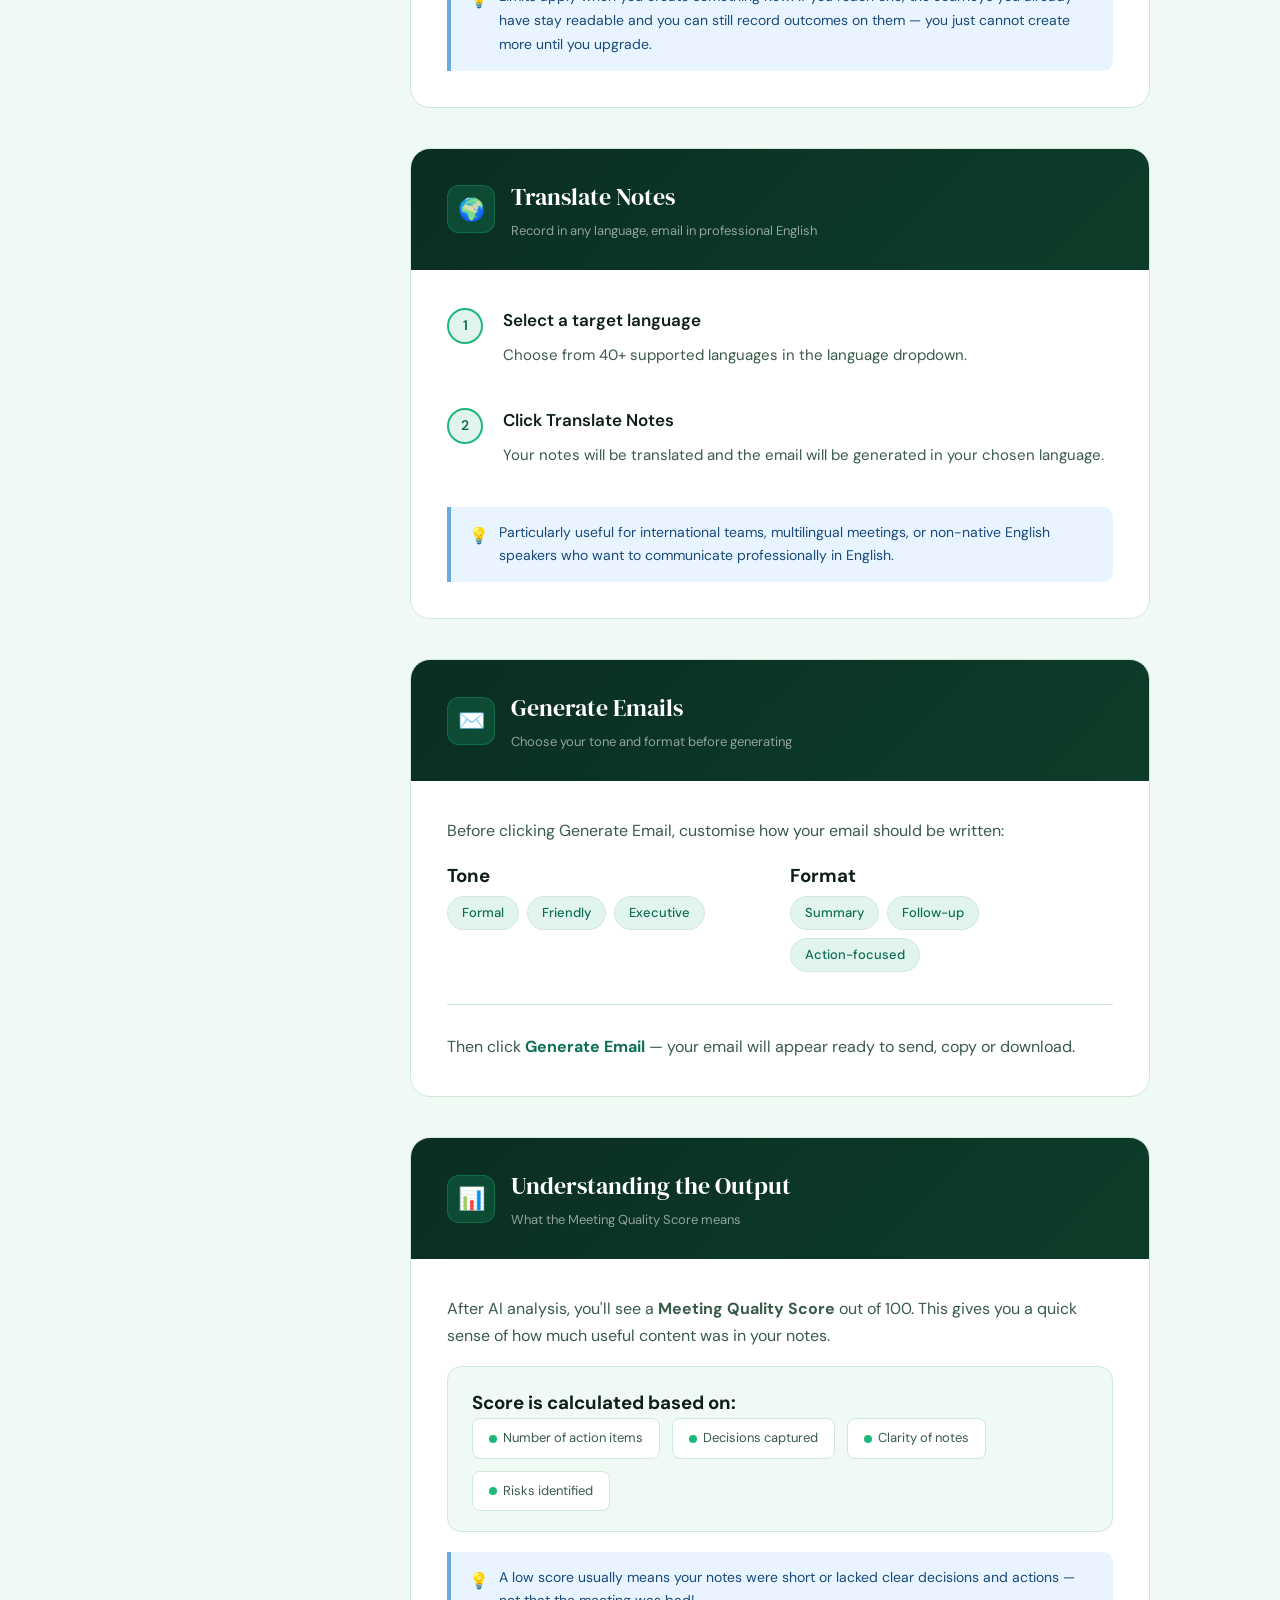
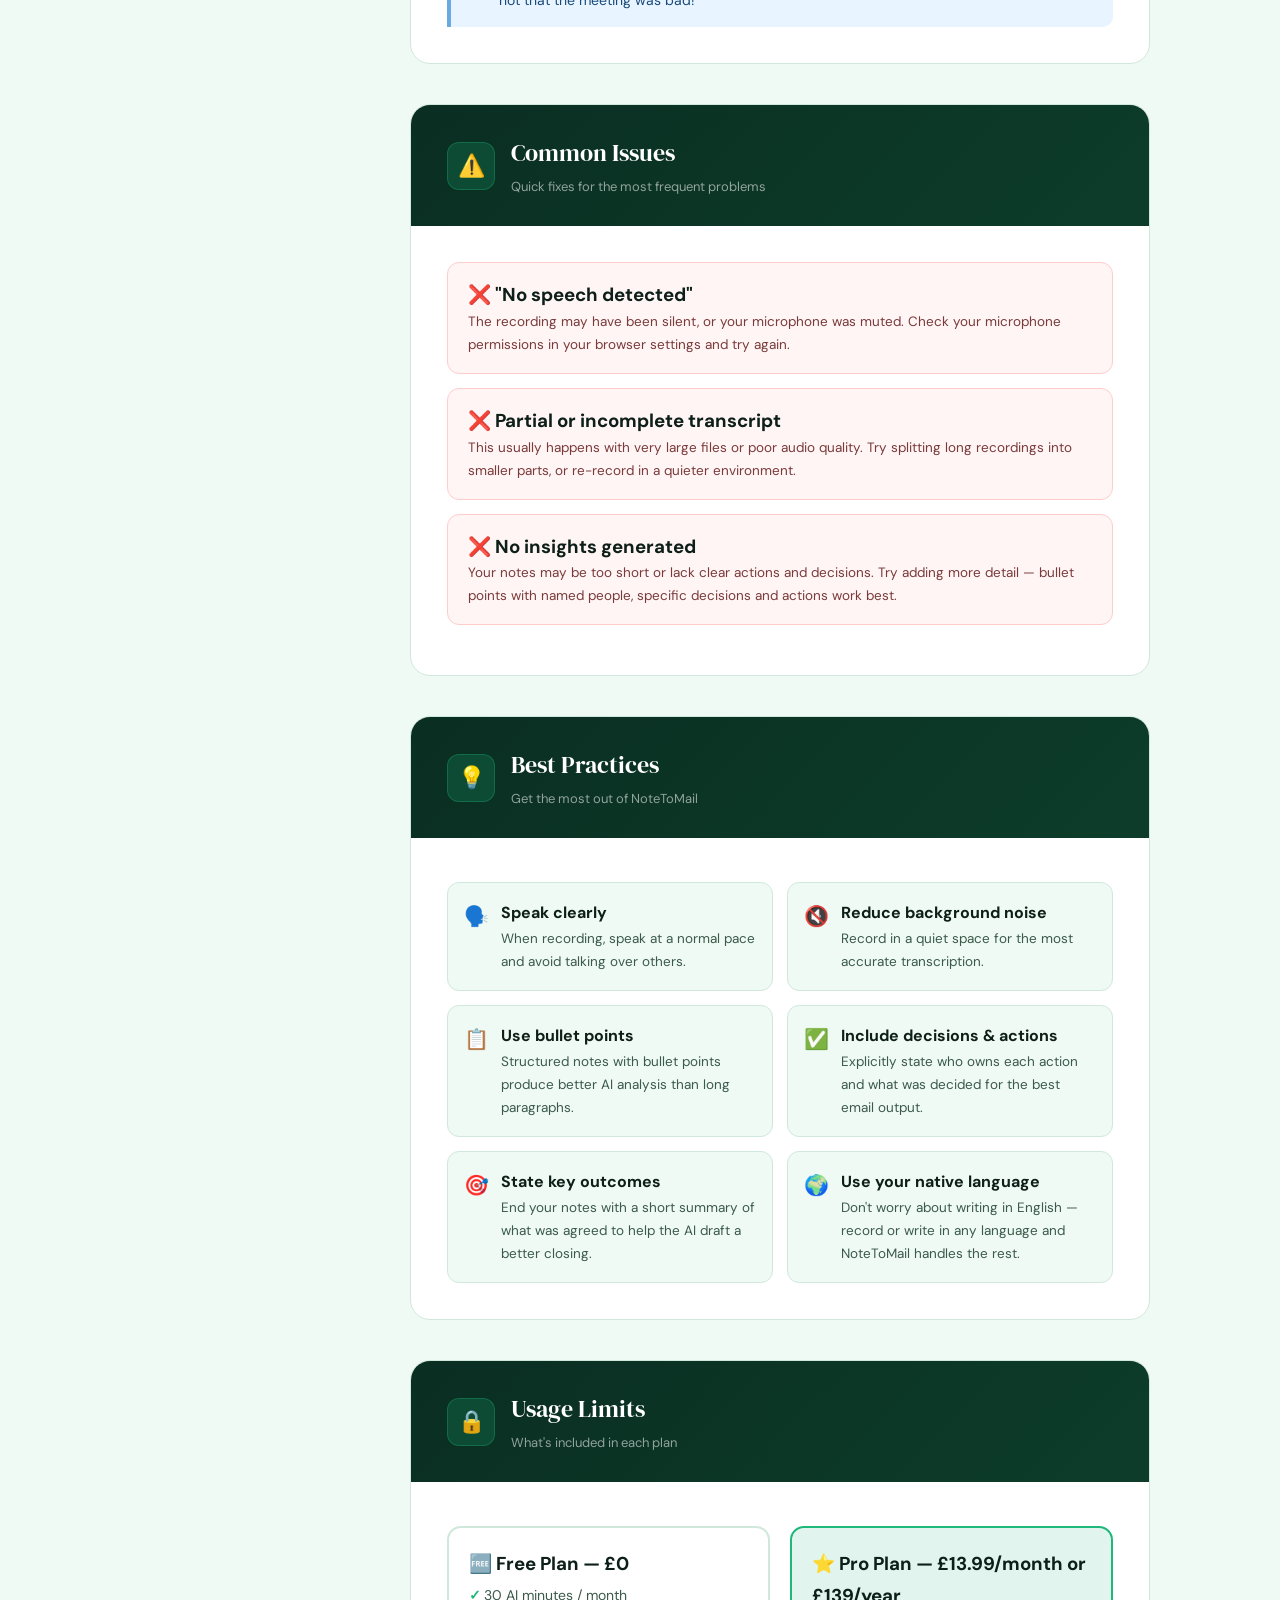
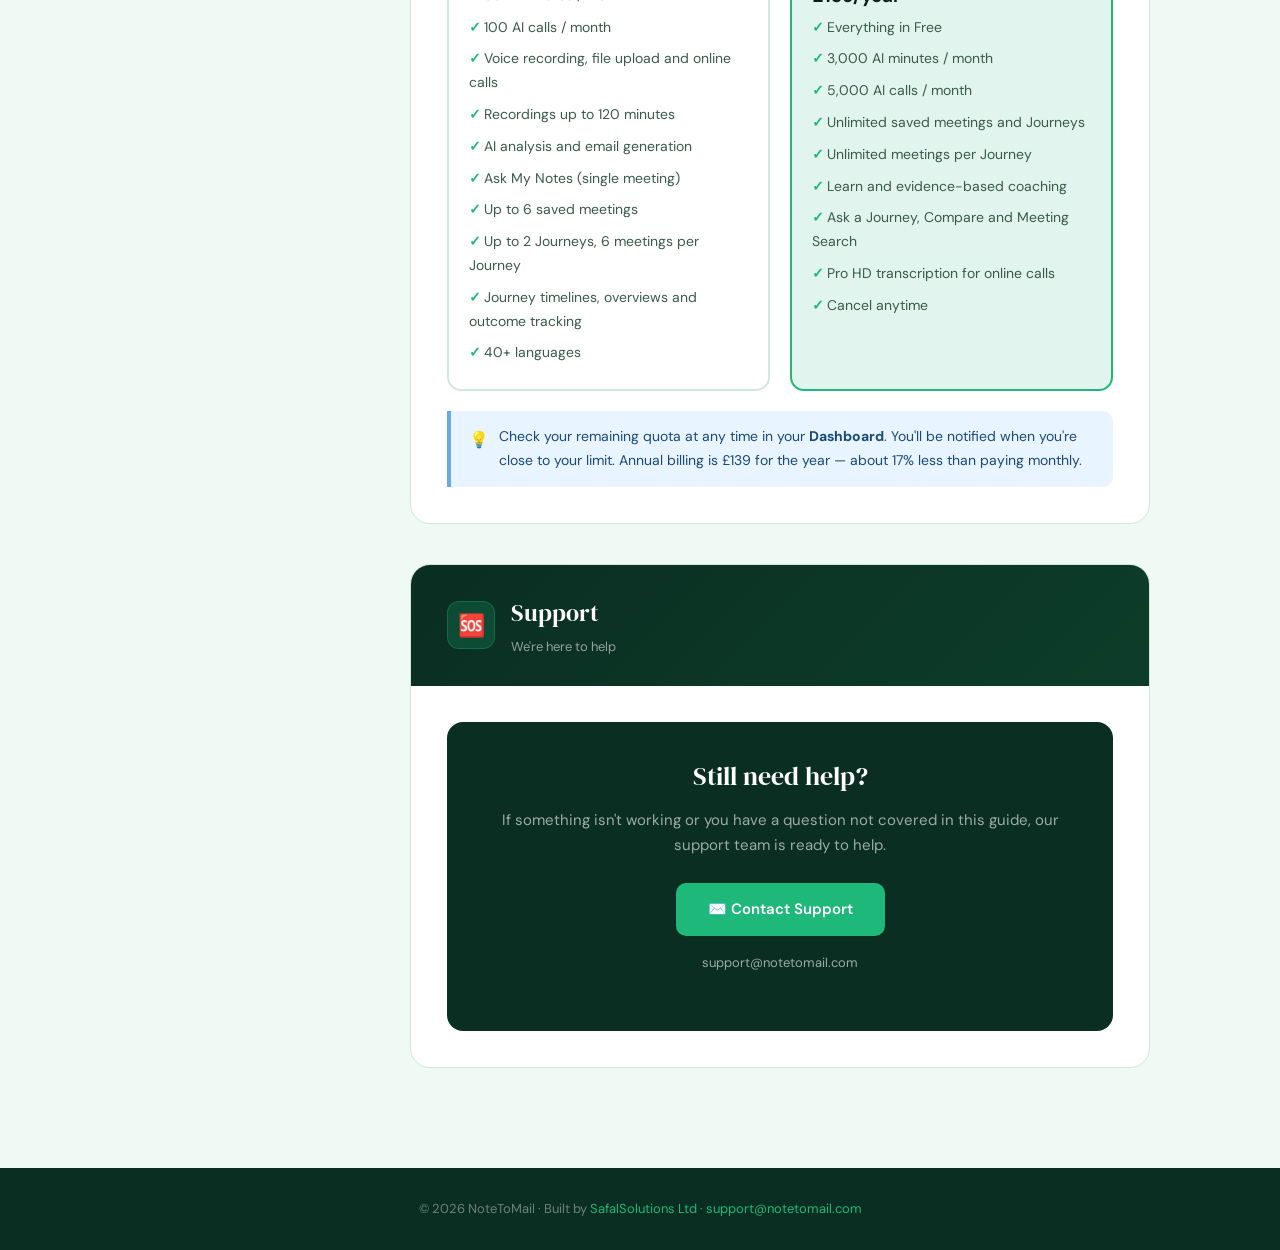
<file: help-guide.html>
<!DOCTYPE html>
<html lang="en">
<head>
<meta charset="UTF-8">
<meta name="viewport" content="width=device-width, initial-scale=1.0">
<title>NoteToMail — Help Guide</title>
  <meta name="description" content="Step-by-step help for NoteToMail: recording and uploading meetings, AI analysis, Ask My Notes, building Journeys, outcome tracking, plan limits and usage." />
  <link rel="canonical" href="https://notetomail.com/help-guide.html" />
  <meta property="og:title" content="NoteToMail &mdash; Help Guide" />
  <meta property="og:description" content="Step-by-step help for NoteToMail: recording and uploading meetings, AI analysis, Ask My Notes, building Journeys, outcome tracking, plan limits and usage." />
  <meta property="og:url" content="https://notetomail.com/help-guide.html" />
  <meta property="og:site_name" content="NoteToMail" />
  <meta property="og:type" content="website" />
  <meta property="og:image" content="https://notetomail.com/og-image.png" />
  <meta property="og:image:width" content="1200" />
  <meta property="og:image:height" content="630" />
  <meta name="twitter:card" content="summary_large_image" />
  <meta name="twitter:title" content="NoteToMail &mdash; Help Guide" />
  <meta name="twitter:description" content="Step-by-step help for NoteToMail: recording and uploading meetings, AI analysis, Ask My Notes, building Journeys, outcome tracking, plan limits and usage." />
  <meta name="twitter:image" content="https://notetomail.com/og-image.png" />
<link href="https://fonts.googleapis.com/css2?family=DM+Serif+Display&family=DM+Sans:wght@300;400;500;600&display=swap" rel="stylesheet">
<!---linkedln-->
  <script type="text/javascript">
  _linkedin_partner_id = "8895330";
  window._linkedin_data_partner_ids = window._linkedin_data_partner_ids || [];
  window._linkedin_data_partner_ids.push(_linkedin_partner_id);
  </script><script type="text/javascript">
  (function(l) {
  if (!l){window.lintrk = function(a,b){window.lintrk.q.push([a,b])};
  window.lintrk.q=[]}
  var s = document.getElementsByTagName("script")[0];
  var b = document.createElement("script");
  b.type = "text/javascript";b.async = true;
  b.src = "https://snap.licdn.com/li.lms-analytics/insight.min.js";
  s.parentNode.insertBefore(b, s);})(window.lintrk);
  </script>
  <noscript>
  <img height="1" width="1" style="display:none;" alt="" src="https://px.ads.linkedin.com/collect/?pid=8895330&fmt=gif" />
  </noscript>
  <style>
  :root {
    --green-dark: #0a2e22;
    --green-mid: #0f6e56;
    --green-accent: #1db87a;
    --green-light: #e1f5ee;
    --green-pale: #f0faf5;
    --text-dark: #0d1f18;
    --text-mid: #3a5a4a;
    --text-muted: #7a9e8e;
    --white: #ffffff;
    --border: #d0e8dc;
    --warn-bg: #fff8e6;
    --warn-border: #f0c040;
    --warn-text: #7a5a00;
    --tip-bg: #e8f4ff;
    --tip-border: #6aabdf;
    --tip-text: #1a4a7a;
  }

  * { margin: 0; padding: 0; box-sizing: border-box; }

  body {
    font-family: 'DM Sans', sans-serif;
    background: var(--green-pale);
    color: var(--text-dark);
    line-height: 1.7;
  }

  /* HEADER */
  header {
    background: var(--green-dark);
    padding: 0;
    position: sticky;
    top: 0;
    z-index: 100;
    box-shadow: 0 2px 20px rgba(0,0,0,0.3);
  }

  .header-inner {
    max-width: 1100px;
    margin: 0 auto;
    padding: 18px 40px;
    display: flex;
    align-items: center;
    justify-content: space-between;
  }

  .logo {
    font-family: 'DM Serif Display', serif;
    font-size: 24px;
    color: var(--white);
    letter-spacing: -0.5px;
  }

  .logo span { color: var(--green-accent); }

  .header-badge {
    background: rgba(29,184,122,0.15);
    border: 1px solid rgba(29,184,122,0.3);
    color: var(--green-accent);
    font-size: 12px;
    font-weight: 500;
    padding: 4px 12px;
    border-radius: 20px;
    letter-spacing: 1px;
    text-transform: uppercase;
  }

  /* HERO */
  .hero {
    background: linear-gradient(160deg, var(--green-dark) 0%, #0d3d2a 60%, #0f5a3e 100%);
    padding: 80px 40px 60px;
    text-align: center;
    position: relative;
    overflow: hidden;
  }

  .hero::before {
    content: '';
    position: absolute;
    width: 600px; height: 600px;
    background: radial-gradient(circle, rgba(29,184,122,0.12) 0%, transparent 70%);
    top: -200px; right: -100px;
    pointer-events: none;
  }

  .hero-label {
    display: inline-block;
    background: rgba(29,184,122,0.15);
    border: 1px solid rgba(29,184,122,0.4);
    color: var(--green-accent);
    font-size: 12px;
    font-weight: 600;
    padding: 5px 16px;
    border-radius: 20px;
    letter-spacing: 2px;
    text-transform: uppercase;
    margin-bottom: 24px;
  }

  .hero h1 {
    font-family: 'DM Serif Display', serif;
    font-size: 52px;
    color: var(--white);
    line-height: 1.15;
    margin-bottom: 16px;
  }

  .hero h1 span { color: var(--green-accent); }

  .hero p {
    font-size: 18px;
    color: rgba(255,255,255,0.65);
    max-width: 560px;
    margin: 0 auto 40px;
  }

  .hero-cards {
    display: flex;
    gap: 16px;
    justify-content: center;
    flex-wrap: wrap;
    max-width: 700px;
    margin: 0 auto;
  }

  .hero-card {
    background: rgba(255,255,255,0.06);
    border: 1px solid rgba(255,255,255,0.12);
    border-radius: 12px;
    padding: 16px 24px;
    display: flex;
    align-items: center;
    gap: 10px;
    color: rgba(255,255,255,0.85);
    font-size: 14px;
    font-weight: 500;
  }

  .hero-card .icon { font-size: 20px; }

  /* LAYOUT */
  .layout {
    max-width: 1100px;
    margin: 0 auto;
    padding: 60px 40px;
    display: grid;
    grid-template-columns: 240px 1fr;
    gap: 40px;
    align-items: start;
  }

  /* SIDEBAR NAV */
  .sidebar {
    position: sticky;
    top: 80px;
    background: var(--white);
    border: 1px solid var(--border);
    border-radius: 16px;
    padding: 24px 0;
    overflow: hidden;
  }

  .sidebar-title {
    font-size: 11px;
    font-weight: 600;
    letter-spacing: 2px;
    text-transform: uppercase;
    color: var(--text-muted);
    padding: 0 20px 12px;
    border-bottom: 1px solid var(--border);
    margin-bottom: 8px;
  }

  .nav-item {
    display: flex;
    align-items: center;
    gap: 10px;
    padding: 9px 20px;
    font-size: 13.5px;
    color: var(--text-mid);
    text-decoration: none;
    transition: all 0.15s;
    cursor: pointer;
  }

  .nav-item:hover {
    background: var(--green-pale);
    color: var(--green-mid);
  }

  .nav-item .nav-icon { font-size: 15px; width: 20px; text-align: center; }

  /* MAIN CONTENT */
  /* min-width:0 lets this grid item shrink below the intrinsic width of its
     widest child. Without it the track stretched and the page scrolled
     sideways on a 320px screen. */
  .content { display: flex; flex-direction: column; gap: 40px; min-width: 0; }

  /* SECTION */
  .section {
    background: var(--white);
    border: 1px solid var(--border);
    border-radius: 20px;
    overflow: hidden;
    scroll-margin-top: 100px;
  }

  .section-header {
    background: linear-gradient(135deg, var(--green-dark), #0d3d2a);
    padding: 28px 36px;
    display: flex;
    align-items: center;
    gap: 16px;
  }

  .section-icon {
    width: 48px; height: 48px;
    background: rgba(29,184,122,0.2);
    border: 1px solid rgba(29,184,122,0.3);
    border-radius: 12px;
    display: flex; align-items: center; justify-content: center;
    font-size: 22px;
    flex-shrink: 0;
  }

  .section-header h2 {
    font-family: 'DM Serif Display', serif;
    font-size: 24px;
    color: var(--white);
    font-weight: 400;
  }

  .section-header p {
    font-size: 13px;
    color: rgba(255,255,255,0.55);
    margin-top: 2px;
  }

  .section-body { padding: 36px; }

  /* STEP */
  .step {
    display: flex;
    gap: 20px;
    margin-bottom: 28px;
  }

  .step:last-child { margin-bottom: 0; }

  .step-num {
    width: 36px; height: 36px;
    background: var(--green-light);
    border: 2px solid var(--green-accent);
    border-radius: 50%;
    display: flex; align-items: center; justify-content: center;
    font-size: 14px;
    font-weight: 600;
    color: var(--green-mid);
    flex-shrink: 0;
    margin-top: 2px;
  }

  .step-content h3 {
    font-size: 17px;
    font-weight: 600;
    color: var(--text-dark);
    margin-bottom: 8px;
  }

  .step-content p {
    font-size: 15px;
    color: var(--text-mid);
    margin-bottom: 10px;
  }

  /* OPTIONS */
  .options {
    display: flex;
    flex-direction: column;
    gap: 8px;
    margin-top: 10px;
  }

  .option {
    display: flex;
    align-items: flex-start;
    gap: 12px;
    background: var(--green-pale);
    border: 1px solid var(--border);
    border-radius: 10px;
    padding: 12px 16px;
    font-size: 14px;
    color: var(--text-mid);
  }

  .option .opt-icon { font-size: 18px; flex-shrink: 0; }
  .option strong { color: var(--text-dark); display: block; font-size: 14px; margin-bottom: 2px; }

  /* MODE CARDS */
  .mode-cards {
    display: grid;
    grid-template-columns: 1fr 1fr;
    gap: 16px;
    margin-top: 12px;
  }

  .mode-card {
    border-radius: 12px;
    padding: 18px;
    border: 2px solid transparent;
  }

  .mode-card.manual {
    background: #f8f8f8;
    border-color: #ddd;
  }

  .mode-card.ai {
    background: var(--green-light);
    border-color: var(--green-accent);
  }

  .mode-card h4 {
    font-size: 15px;
    font-weight: 600;
    margin-bottom: 8px;
    display: flex;
    align-items: center;
    gap: 8px;
  }

  .mode-card.manual h4 { color: #555; }
  .mode-card.ai h4 { color: var(--green-mid); }

  .mode-card ul {
    list-style: none;
    font-size: 13px;
    color: var(--text-mid);
  }

  .mode-card ul li { padding: 3px 0; }
  .mode-card ul li::before { content: '→ '; color: var(--green-accent); font-weight: 600; }

  /* TIP BOX */
  .tip {
    background: var(--tip-bg);
    border-left: 4px solid var(--tip-border);
    border-radius: 0 10px 10px 0;
    padding: 14px 18px;
    margin-top: 16px;
    font-size: 14px;
    color: var(--tip-text);
    display: flex;
    gap: 10px;
    align-items: flex-start;
  }

  .tip .tip-icon { font-size: 16px; flex-shrink: 0; margin-top: 1px; }

  /* WARNING BOX */
  .warn {
    background: var(--warn-bg);
    border-left: 4px solid var(--warn-border);
    border-radius: 0 10px 10px 0;
    padding: 14px 18px;
    margin-top: 16px;
    font-size: 14px;
    color: var(--warn-text);
    display: flex;
    gap: 10px;
    align-items: flex-start;
  }

  /* FILE TYPES */
  .file-types {
    display: flex;
    gap: 10px;
    flex-wrap: wrap;
    margin-top: 12px;
  }

  .file-tag {
    background: var(--green-dark);
    color: var(--green-accent);
    font-family: monospace;
    font-size: 13px;
    padding: 5px 14px;
    border-radius: 6px;
    font-weight: 600;
  }

  /* AI ANALYSIS GRID */
  .analysis-grid {
    display: grid;
    grid-template-columns: 1fr 1fr;
    gap: 20px;
    margin-top: 16px;
  }

  .analysis-card {
    border: 1px solid var(--border);
    border-radius: 14px;
    overflow: hidden;
  }

  .analysis-card-header {
    background: var(--green-light);
    padding: 12px 18px;
    font-size: 13px;
    font-weight: 600;
    color: var(--green-mid);
    display: flex;
    align-items: center;
    gap: 8px;
  }

  .analysis-card-body {
    padding: 14px 18px;
  }

  .analysis-item {
    display: flex;
    align-items: center;
    gap: 10px;
    padding: 6px 0;
    font-size: 14px;
    color: var(--text-mid);
    border-bottom: 1px solid #f0f0f0;
  }

  .analysis-item:last-child { border-bottom: none; }
  .analysis-dot { width: 8px; height: 8px; background: var(--green-accent); border-radius: 50%; flex-shrink: 0; }

  /* ISSUE LIST */
  .issue {
    background: #fff5f5;
    border: 1px solid #fcc;
    border-radius: 12px;
    padding: 16px 20px;
    margin-bottom: 14px;
  }

  .issue h4 {
    color: #c0392b;
    font-size: 14px;
    font-weight: 600;
    display: flex;
    align-items: center;
    gap: 8px;
    margin-bottom: 6px;
  }

  .issue p { font-size: 13.5px; color: #7a3a3a; }

  /* BEST PRACTICES */
  .practices {
    display: grid;
    grid-template-columns: 1fr 1fr;
    gap: 14px;
    margin-top: 8px;
  }

  .practice {
    background: var(--green-pale);
    border: 1px solid var(--border);
    border-radius: 12px;
    padding: 16px;
    display: flex;
    gap: 12px;
    align-items: flex-start;
  }

  .practice .p-icon { font-size: 20px; flex-shrink: 0; }
  .practice p { font-size: 13.5px; color: var(--text-mid); }
  .practice strong { color: var(--text-dark); display: block; margin-bottom: 2px; }

  /* PLANS */
  .plans {
    display: grid;
    grid-template-columns: 1fr 1fr;
    gap: 20px;
    margin-top: 8px;
  }

  .plan {
    border: 2px solid var(--border);
    border-radius: 14px;
    padding: 20px;
  }

  .plan.pro { border-color: var(--green-accent); background: var(--green-light); }

  .plan h4 {
    font-size: 16px;
    font-weight: 600;
    margin-bottom: 12px;
    display: flex;
    align-items: center;
    gap: 8px;
  }

  .plan.free h4 { color: var(--text-dark); }
  .plan.pro h4 { color: var(--green-mid); }

  .plan ul { list-style: none; font-size: 14px; color: var(--text-mid); }
  .plan ul li { padding: 4px 0; }
  .plan ul li::before { content: '✓ '; color: var(--green-accent); font-weight: 700; }

  /* SUPPORT */
  .support-box {
    background: var(--green-dark);
    border-radius: 16px;
    padding: 32px;
    text-align: center;
    color: var(--white);
  }

  .support-box h3 {
    font-family: 'DM Serif Display', serif;
    font-size: 26px;
    margin-bottom: 10px;
    font-weight: 400;
  }

  .support-box p { color: rgba(255,255,255,0.6); font-size: 15px; margin-bottom: 24px; }

  .support-btn {
    display: inline-block;
    background: var(--green-accent);
    color: var(--white);
    font-size: 15px;
    font-weight: 600;
    padding: 14px 32px;
    border-radius: 10px;
    text-decoration: none;
    transition: opacity 0.2s;
  }

  .support-btn:hover { opacity: 0.85; }

  /* DIVIDER */
  .divider {
    height: 1px;
    background: var(--border);
    margin: 28px 0;
  }

  /* SCORE BOX */
  .score-box {
    background: var(--green-pale);
    border: 1px solid var(--border);
    border-radius: 14px;
    padding: 20px 24px;
    margin-top: 12px;
  }

  .score-box h4 { font-size: 15px; font-weight: 600; color: var(--text-dark); margin-bottom: 12px; }

  .score-items { display: flex; gap: 12px; flex-wrap: wrap; }

  .score-item {
    background: var(--white);
    border: 1px solid var(--border);
    border-radius: 8px;
    padding: 8px 16px;
    font-size: 13px;
    color: var(--text-mid);
    display: flex;
    align-items: center;
    gap: 6px;
  }

  .score-dot { width: 8px; height: 8px; background: var(--green-accent); border-radius: 50%; }

  /* TONE/FORMAT GRID */
  .options-grid {
    display: grid;
    grid-template-columns: 1fr 1fr;
    gap: 20px;
    margin-top: 12px;
  }

  .opt-group h4 {
    font-size: 13px;
    font-weight: 600;
    color: var(--text-muted);
    text-transform: uppercase;
    letter-spacing: 1px;
    margin-bottom: 8px;
  }

  .opt-tag {
    display: inline-block;
    background: var(--green-light);
    border: 1px solid var(--border);
    color: var(--green-mid);
    font-size: 13px;
    font-weight: 500;
    padding: 5px 14px;
    border-radius: 20px;
    margin: 4px 4px 4px 0;
  }

  /* FOOTER */
  footer {
    background: var(--green-dark);
    color: rgba(255,255,255,0.4);
    text-align: center;
    padding: 30px;
    font-size: 13px;
    margin-top: 40px;
  }

  footer a { color: var(--green-accent); text-decoration: none; }

  @media (max-width: 900px) {
    .layout { grid-template-columns: 1fr; }
    .sidebar { display: none; }
    .mode-cards, .analysis-grid, .practices, .plans, .options-grid { grid-template-columns: 1fr; }
    .hero h1 { font-size: 36px; }
  }

  @media (max-width: 600px) {
    /* 40px of side padding leaves too little room on a small phone. */
    .layout { padding: 40px 16px; }
    .section-body, .section-header { padding-left: 16px; padding-right: 16px; }
  }
</style>
</head>
<body>

<!-- HEADER -->
<header>
  <div class="header-inner">
    <div class="logo">Note<span>To</span>Mail</div>
    <div class="header-badge">Help Guide</div>
  </div>
</header>

<!-- HERO -->
<div class="hero">
  <div class="hero-label">📖 Documentation</div>
  <h1>Everything you need<br>to get <span>started</span></h1>
  <p>Turn any notes, recordings or files into structured insights and professional emails — in seconds.</p>
  <div class="hero-cards">
    <div class="hero-card"><span class="icon">🎙️</span> Voice Recording</div>
    <div class="hero-card"><span class="icon">📝</span> Paste Notes</div>
    <div class="hero-card"><span class="icon">📄</span> Upload Files</div>
    <div class="hero-card"><span class="icon">✉️</span> Generate Emails</div>
    <div class="hero-card"><span class="icon">🗺️</span> Journeys</div>
  </div>
</div>

<!-- LAYOUT -->
<div class="layout">

  <!-- SIDEBAR -->
  <nav class="sidebar">
    <div class="sidebar-title">Contents</div>
    <a class="nav-item" href="#getting-started"><span class="nav-icon">✨</span> Getting Started</a>
    <a class="nav-item" href="#recording"><span class="nav-icon">🎙️</span> Recording a Meeting</a>
    <a class="nav-item" href="#uploading"><span class="nav-icon">📂</span> Uploading Files</a>
    <a class="nav-item" href="#ai-analysis"><span class="nav-icon">🧠</span> AI Analysis</a>
    <a class="nav-item" href="#ask-notes"><span class="nav-icon">🔍</span> Ask My Notes</a>
    <a class="nav-item" href="#journeys"><span class="nav-icon">🗺️</span> Journeys</a>
    <a class="nav-item" href="#translate"><span class="nav-icon">🌍</span> Translate Notes</a>
    <a class="nav-item" href="#generate"><span class="nav-icon">✉️</span> Generate Emails</a>
    <a class="nav-item" href="#output"><span class="nav-icon">📊</span> Understanding Output</a>
    <a class="nav-item" href="#issues"><span class="nav-icon">⚠️</span> Common Issues</a>
    <a class="nav-item" href="#best-practices"><span class="nav-icon">💡</span> Best Practices</a>
    <a class="nav-item" href="#limits"><span class="nav-icon">🔒</span> Usage Limits</a>
    <a class="nav-item" href="#support"><span class="nav-icon">🆘</span> Support</a>
  </nav>

  <!-- CONTENT -->
  <main class="content">

    <!-- GETTING STARTED -->
    <section class="section" id="getting-started">
      <div class="section-header">
        <div class="section-icon">✨</div>
        <div>
          <h2>Getting Started</h2>
          <p>Three simple steps to your first email</p>
        </div>
      </div>
      <div class="section-body">

        <div class="step">
          <div class="step-num">1</div>
          <div class="step-content">
            <h3>Add your notes</h3>
            <p>Choose how you want to get your content into NoteToMail:</p>
            <div class="options">
              <div class="option"><span class="opt-icon">📝</span><div><strong>Paste notes</strong>Type or paste any notes directly into the text box</div></div>
              <div class="option"><span class="opt-icon">🎙️</span><div><strong>Record a meeting</strong>Use the built-in voice recorder — no extra software needed</div></div>
              <div class="option"><span class="opt-icon">📄</span><div><strong>Upload a file</strong>Upload an audio, video or text file for automatic transcription</div></div>
            </div>
          </div>
        </div>

        <div class="divider"></div>

        <div class="step">
          <div class="step-num">2</div>
          <div class="step-content">
            <h3>Choose your mode</h3>
            <div class="mode-cards">
              <div class="mode-card manual">
                <h4>📝 Manual Mode</h4>
                <ul>
                  <li>Uses your notes exactly as written</li>
                  <li>No AI analysis applied</li>
                  <li>Best for short, structured notes</li>
                </ul>
              </div>
              <div class="mode-card ai">
                <h4>🤖 AI Mode</h4>
                <ul>
                  <li>Automatically analyses your notes</li>
                  <li>Extracts key points & actions</li>
                  <li>Identifies decisions & risks</li>
                  <li>Best for longer or messy notes</li>
                </ul>
              </div>
            </div>
          </div>
        </div>

        <div class="divider"></div>

        <div class="step">
          <div class="step-num">3</div>
          <div class="step-content">
            <h3>Click Generate Email</h3>
            <p>Your ready-to-send email will appear. You can then:</p>
            <div class="options">
              <div class="option"><span class="opt-icon">📋</span><div>Copy to clipboard</div></div>
              <div class="option"><span class="opt-icon">⬇️</span><div>Download as a file</div></div>
              <div class="option"><span class="opt-icon">📧</span><div>Open directly in Gmail, Outlook or Yahoo</div></div>
            </div>
          </div>
        </div>

      </div>
    </section>

    <!-- RECORDING -->
    <section class="section" id="recording">
      <div class="section-header">
        <div class="section-icon">🎙️</div>
        <div>
          <h2>Recording a Meeting</h2>
          <p>Record directly in the app — no extra software needed</p>
        </div>
      </div>
      <div class="section-body">
        <div class="step"><div class="step-num">1</div><div class="step-content"><h3>Click Start Recording</h3><p>Grant microphone permission when prompted by your browser.</p></div></div>
        <div class="step"><div class="step-num">2</div><div class="step-content"><h3>Speak clearly</h3><p>Talk naturally. NoteToMail will capture everything said during the meeting.</p></div></div>
        <div class="step"><div class="step-num">3</div><div class="step-content"><h3>Click Stop</h3><p>When your meeting ends, stop the recording.</p></div></div>
        <div class="step"><div class="step-num">4</div><div class="step-content"><h3>Wait for transcription</h3><p>Your audio is automatically converted to text — usually within 10–60 seconds.</p></div></div>
        <div class="tip"><span class="tip-icon">💡</span><span>Long recordings take longer to process. A 1-hour meeting may take up to 2 minutes to transcribe.</span></div>
      </div>
    </section>

    <!-- UPLOADING -->
    <section class="section" id="uploading">
      <div class="section-header">
        <div class="section-icon">📂</div>
        <div>
          <h2>Uploading Files</h2>
          <p>Support for audio, video and text files</p>
        </div>
      </div>
      <div class="section-body">
        <p style="color:var(--text-mid); margin-bottom:16px;">You can upload existing recordings or documents directly into NoteToMail.</p>
        <h3 style="font-size:15px; margin-bottom:10px; color:var(--text-dark);">Supported file types</h3>
        <div class="file-types">
          <span class="file-tag">.txt</span>
          <span class="file-tag">.mp3</span>
          <span class="file-tag">.wav</span>
          <span class="file-tag">.mp4</span>
        </div>
        <div class="divider"></div>
        <h3 style="font-size:15px; margin-bottom:12px; color:var(--text-dark);">What happens after upload</h3>
        <div class="step"><div class="step-num">1</div><div class="step-content"><h3>File is transcribed</h3><p>Audio and video files are automatically converted to text.</p></div></div>
        <div class="step"><div class="step-num">2</div><div class="step-content"><h3>Notes appear automatically</h3><p>The transcribed text fills the notes area for you.</p></div></div>
        <div class="step"><div class="step-num">3</div><div class="step-content"><h3>AI analysis runs</h3><p>If AI Mode is enabled, analysis begins immediately after transcription.</p></div></div>
        <div class="warn"><span>⚠️</span><span><strong>Maximum file size: 100MB.</strong> Files larger than this will not upload. Split long recordings if needed.</span></div>
      </div>
    </section>

    <!-- AI ANALYSIS -->
    <section class="section" id="ai-analysis">
      <div class="section-header">
        <div class="section-icon">🧠</div>
        <div>
          <h2>AI Analysis</h2>
          <p>Deep understanding of your content — not just a rewrite</p>
        </div>
      </div>
      <div class="section-body">
        <p style="color:var(--text-mid); margin-bottom:20px;">When AI Mode is ON, NoteToMail analyses your content and extracts structured insights — automatically. The output depends on the type of content you provide.</p>
        <div class="analysis-grid">
          <div class="analysis-card">
            <div class="analysis-card-header">🗣️ For meetings & business notes</div>
            <div class="analysis-card-body">
              <div class="analysis-item"><div class="analysis-dot"></div>Summary</div>
              <div class="analysis-item"><div class="analysis-dot"></div>Key takeaways</div>
              <div class="analysis-item"><div class="analysis-dot"></div>Decisions made</div>
              <div class="analysis-item"><div class="analysis-dot"></div>Action items</div>
              <div class="analysis-item"><div class="analysis-dot"></div>Risks identified</div>
              <div class="analysis-item"><div class="analysis-dot"></div>Suggestions</div>
            </div>
          </div>
          <div class="analysis-card">
            <div class="analysis-card-header">📚 For lectures, training & research</div>
            <div class="analysis-card-body">
              <div class="analysis-item"><div class="analysis-dot"></div>Topic identified</div>
              <div class="analysis-item"><div class="analysis-dot"></div>Summary</div>
              <div class="analysis-item"><div class="analysis-dot"></div>Key points</div>
              <div class="analysis-item"><div class="analysis-dot"></div>Suggestions</div>
            </div>
          </div>
        </div>
        <div class="tip"><span class="tip-icon">💡</span><span>AI analysis works best when your notes include clear decisions, named people, and specific actions. The more structured your input, the richer the output.</span></div>
      </div>
    </section>

    <!-- ASK MY NOTES -->
    <section class="section" id="ask-notes">
      <div class="section-header">
        <div class="section-icon">🔍</div>
        <div>
          <h2>Ask My Notes</h2>
          <p>Have a conversation with your own content</p>
        </div>
      </div>
      <div class="section-body">
        <p style="color:var(--text-mid); margin-bottom:20px;">Ask My Notes lets you ask questions about your notes before generating an email. The AI answers using only the content you've provided.</p>
        <h3 style="font-size:15px; margin-bottom:12px;">Example questions you can ask:</h3>
        <div class="options">
          <div class="option"><span class="opt-icon">💬</span><div>"What are the risks mentioned?"</div></div>
          <div class="option"><span class="opt-icon">💬</span><div>"What actions were assigned and to whom?"</div></div>
          <div class="option"><span class="opt-icon">💬</span><div>"Was this a productive meeting?"</div></div>
          <div class="option"><span class="opt-icon">💬</span><div>"What decisions were made?"</div></div>
          <div class="option"><span class="opt-icon">💬</span><div>"Summarise the key points in 3 sentences."</div></div>
        </div>
        <div class="tip"><span class="tip-icon">💡</span><span>Use Ask My Notes to check the AI understood your content correctly before generating the final email.</span></div>
      </div>
    </section>

    <!-- JOURNEYS -->
    <section class="section" id="journeys">
      <div class="section-header">
        <div class="section-icon">🗺️</div>
        <div>
          <h2>Journeys</h2>
          <p>Your meetings as one story, not six separate ones</p>
        </div>
      </div>
      <div class="section-body">
        <p style="color:var(--text-mid); margin-bottom:20px;">A Journey groups related saved meetings &mdash; a client relationship, a project, an interview process &mdash; so you can see how the conversation developed instead of reading each meeting on its own.</p>

        <div class="warn"><span>⚠️</span><span><strong>Journeys are built from saved meetings.</strong> Meeting storage is off by default, so turn it on in your dashboard first, then save the meetings you want to include.</span></div>

        <h3 style="font-size:15px; margin:20px 0 12px; color:var(--text-dark);">Creating a Journey</h3>
        <div class="step"><div class="step-num">1</div><div class="step-content"><h3>Turn on meeting storage</h3><p>In your dashboard, switch meeting storage on. Nothing already recorded is uploaded retroactively.</p></div></div>
        <div class="step"><div class="step-num">2</div><div class="step-content"><h3>Save the meetings</h3><p>Click Save on each meeting you want in the Journey. The transcript, analysis and generated email are kept together.</p></div></div>
        <div class="step"><div class="step-num">3</div><div class="step-content"><h3>Create the Journey and add them</h3><p>Go to Meetings &rarr; Journeys, create a Journey, and add the related meetings in the order they happened.</p></div></div>

        <div class="divider"></div>

        <h3 style="font-size:15px; margin-bottom:12px; color:var(--text-dark);">What a Journey shows you</h3>
        <div class="analysis-grid">
          <div class="analysis-card">
            <div class="analysis-card-header">✅ On every plan, Free included</div>
            <div class="analysis-card-body">
              <div class="analysis-item"><div class="analysis-dot"></div>Timeline of the meetings in order</div>
              <div class="analysis-item"><div class="analysis-dot"></div>Overview of themes across the Journey</div>
              <div class="analysis-item"><div class="analysis-dot"></div>Outcome tracking &mdash; achieved, not achieved, pending or unknown</div>
              <div class="analysis-item"><div class="analysis-dot"></div>Reading effectiveness and coaching panels, where assessment evidence already exists</div>
            </div>
          </div>
          <div class="analysis-card">
            <div class="analysis-card-header">⭐ Pro only</div>
            <div class="analysis-card-body">
              <div class="analysis-item"><div class="analysis-dot"></div>Learn &mdash; assesses the meetings and builds the evidence the coaching panels read</div>
              <div class="analysis-item"><div class="analysis-dot"></div>Ask a Journey &mdash; question every meeting at once</div>
              <div class="analysis-item"><div class="analysis-dot"></div>Compare across the Journey</div>
              <div class="analysis-item"><div class="analysis-dot"></div>Deeper Journey Intelligence analysis</div>
            </div>
          </div>
        </div>

        <div class="tip"><span class="tip-icon">💡</span><span><strong>Reading is free; generating is Pro.</strong> The effectiveness and coaching panels are not paywalled &mdash; but the assessment evidence they read is produced by Learn, which is Pro. A Free account that has never run Learn will see those two panels empty.</span></div>

        <div class="divider"></div>

        <h3 style="font-size:15px; margin-bottom:12px; color:var(--text-dark);">Journey limits</h3>
        <div class="options">
          <div class="option"><span class="opt-icon">🆓</span><div><strong>Free</strong>Up to 2 Journeys, with up to 6 meetings in each, and up to 6 saved meetings in total.</div></div>
          <div class="option"><span class="opt-icon">⭐</span><div><strong>Pro</strong>Unlimited Journeys, unlimited meetings per Journey, unlimited saved meetings.</div></div>
        </div>
        <div class="tip"><span class="tip-icon">💡</span><span>Limits apply when you create something new. If you reach one, the Journeys you already have stay readable and you can still record outcomes on them &mdash; you just cannot create more until you upgrade.</span></div>
      </div>
    </section>

    <!-- TRANSLATE -->
    <section class="section" id="translate">
      <div class="section-header">
        <div class="section-icon">🌍</div>
        <div>
          <h2>Translate Notes</h2>
          <p>Record in any language, email in professional English</p>
        </div>
      </div>
      <div class="section-body">
        <div class="step"><div class="step-num">1</div><div class="step-content"><h3>Select a target language</h3><p>Choose from 40+ supported languages in the language dropdown.</p></div></div>
        <div class="step"><div class="step-num">2</div><div class="step-content"><h3>Click Translate Notes</h3><p>Your notes will be translated and the email will be generated in your chosen language.</p></div></div>
        <div class="tip"><span class="tip-icon">💡</span><span>Particularly useful for international teams, multilingual meetings, or non-native English speakers who want to communicate professionally in English.</span></div>
      </div>
    </section>

    <!-- GENERATE EMAIL -->
    <section class="section" id="generate">
      <div class="section-header">
        <div class="section-icon">✉️</div>
        <div>
          <h2>Generate Emails</h2>
          <p>Choose your tone and format before generating</p>
        </div>
      </div>
      <div class="section-body">
        <p style="color:var(--text-mid); margin-bottom:16px;">Before clicking Generate Email, customise how your email should be written:</p>
        <div class="options-grid">
          <div class="opt-group">
            <h3>Tone</h3>
            <span class="opt-tag">Formal</span>
            <span class="opt-tag">Friendly</span>
            <span class="opt-tag">Executive</span>
          </div>
          <div class="opt-group">
            <h3>Format</h3>
            <span class="opt-tag">Summary</span>
            <span class="opt-tag">Follow-up</span>
            <span class="opt-tag">Action-focused</span>
          </div>
        </div>
        <div class="divider"></div>
        <p style="color:var(--text-mid);">Then click <strong style="color:var(--green-mid);">Generate Email</strong> — your email will appear ready to send, copy or download.</p>
      </div>
    </section>

    <!-- OUTPUT -->
    <section class="section" id="output">
      <div class="section-header">
        <div class="section-icon">📊</div>
        <div>
          <h2>Understanding the Output</h2>
          <p>What the Meeting Quality Score means</p>
        </div>
      </div>
      <div class="section-body">
        <p style="color:var(--text-mid); margin-bottom:16px;">After AI analysis, you'll see a <strong>Meeting Quality Score</strong> out of 100. This gives you a quick sense of how much useful content was in your notes.</p>
        <div class="score-box">
          <h3>Score is calculated based on:</h3>
          <div class="score-items">
            <div class="score-item"><div class="score-dot"></div>Number of action items</div>
            <div class="score-item"><div class="score-dot"></div>Decisions captured</div>
            <div class="score-item"><div class="score-dot"></div>Clarity of notes</div>
            <div class="score-item"><div class="score-dot"></div>Risks identified</div>
          </div>
        </div>
        <div class="tip" style="margin-top:20px;"><span class="tip-icon">💡</span><span>A low score usually means your notes were short or lacked clear decisions and actions — not that the meeting was bad!</span></div>
      </div>
    </section>

    <!-- COMMON ISSUES -->
    <section class="section" id="issues">
      <div class="section-header">
        <div class="section-icon">⚠️</div>
        <div>
          <h2>Common Issues</h2>
          <p>Quick fixes for the most frequent problems</p>
        </div>
      </div>
      <div class="section-body">
        <div class="issue">
          <h3>❌ "No speech detected"</h3>
          <p>The recording may have been silent, or your microphone was muted. Check your microphone permissions in your browser settings and try again.</p>
        </div>
        <div class="issue">
          <h3>❌ Partial or incomplete transcript</h3>
          <p>This usually happens with very large files or poor audio quality. Try splitting long recordings into smaller parts, or re-record in a quieter environment.</p>
        </div>
        <div class="issue">
          <h3>❌ No insights generated</h3>
          <p>Your notes may be too short or lack clear actions and decisions. Try adding more detail — bullet points with named people, specific decisions and actions work best.</p>
        </div>
      </div>
    </section>

    <!-- BEST PRACTICES -->
    <section class="section" id="best-practices">
      <div class="section-header">
        <div class="section-icon">💡</div>
        <div>
          <h2>Best Practices</h2>
          <p>Get the most out of NoteToMail</p>
        </div>
      </div>
      <div class="section-body">
        <div class="practices">
          <div class="practice"><span class="p-icon">🗣️</span><div><strong>Speak clearly</strong><p>When recording, speak at a normal pace and avoid talking over others.</p></div></div>
          <div class="practice"><span class="p-icon">🔇</span><div><strong>Reduce background noise</strong><p>Record in a quiet space for the most accurate transcription.</p></div></div>
          <div class="practice"><span class="p-icon">📋</span><div><strong>Use bullet points</strong><p>Structured notes with bullet points produce better AI analysis than long paragraphs.</p></div></div>
          <div class="practice"><span class="p-icon">✅</span><div><strong>Include decisions & actions</strong><p>Explicitly state who owns each action and what was decided for the best email output.</p></div></div>
          <div class="practice"><span class="p-icon">🎯</span><div><strong>State key outcomes</strong><p>End your notes with a short summary of what was agreed to help the AI draft a better closing.</p></div></div>
          <div class="practice"><span class="p-icon">🌍</span><div><strong>Use your native language</strong><p>Don't worry about writing in English — record or write in any language and NoteToMail handles the rest.</p></div></div>
        </div>
      </div>
    </section>

    <!-- USAGE LIMITS -->
    <section class="section" id="limits">
      <div class="section-header">
        <div class="section-icon">🔒</div>
        <div>
          <h2>Usage Limits</h2>
          <p>What's included in each plan</p>
        </div>
      </div>
      <div class="section-body">
        <div class="plans">
          <div class="plan free">
            <h3>🆓 Free Plan — £0</h3>
            <ul>
              <li>30 AI minutes / month</li>
              <li>100 AI calls / month</li>
              <li>Voice recording, file upload and online calls</li>
              <li>Recordings up to 120 minutes</li>
              <li>AI analysis and email generation</li>
              <li>Ask My Notes (single meeting)</li>
              <li>Up to 6 saved meetings</li>
              <li>Up to 2 Journeys, 6 meetings per Journey</li>
              <li>Journey timelines, overviews and outcome tracking</li>
              <li>40+ languages</li>
            </ul>
          </div>
          <div class="plan pro">
            <h3>⭐ Pro Plan — £13.99/month or £139/year</h3>
            <ul>
              <li>Everything in Free</li>
              <li>3,000 AI minutes / month</li>
              <li>5,000 AI calls / month</li>
              <li>Unlimited saved meetings and Journeys</li>
              <li>Unlimited meetings per Journey</li>
              <li>Learn and evidence-based coaching</li>
              <li>Ask a Journey, Compare and Meeting Search</li>
              <li>Pro HD transcription for online calls</li>
              <li>Cancel anytime</li>
            </ul>
          </div>
        </div>
        <div class="tip" style="margin-top:20px;"><span class="tip-icon">💡</span><span>Check your remaining quota at any time in your <strong>Dashboard</strong>. You'll be notified when you're close to your limit. Annual billing is £139 for the year — about 17% less than paying monthly.</span></div>
      </div>
    </section>

    <!-- SUPPORT -->
    <section class="section" id="support">
      <div class="section-header">
        <div class="section-icon">🆘</div>
        <div>
          <h2>Support</h2>
          <p>We're here to help</p>
        </div>
      </div>
      <div class="section-body">
        <div class="support-box">
          <h3>Still need help?</h3>
          <p>If something isn't working or you have a question not covered in this guide, our support team is ready to help.</p>
          <a href="mailto:support@notetomail.com" class="support-btn">✉️ Contact Support</a>
          <p style="margin-top:16px; font-size:13px;">support@notetomail.com</p>
        </div>
      </div>
    </section>

  </main>
</div>

<footer>
  <p>© 2026 NoteToMail · Built by <a href="https://safalsolutions.co.uk">SafalSolutions Ltd</a> · <a href="mailto:support@notetomail.com">support@notetomail.com</a></p>
</footer>

</body>
</html>
</file>
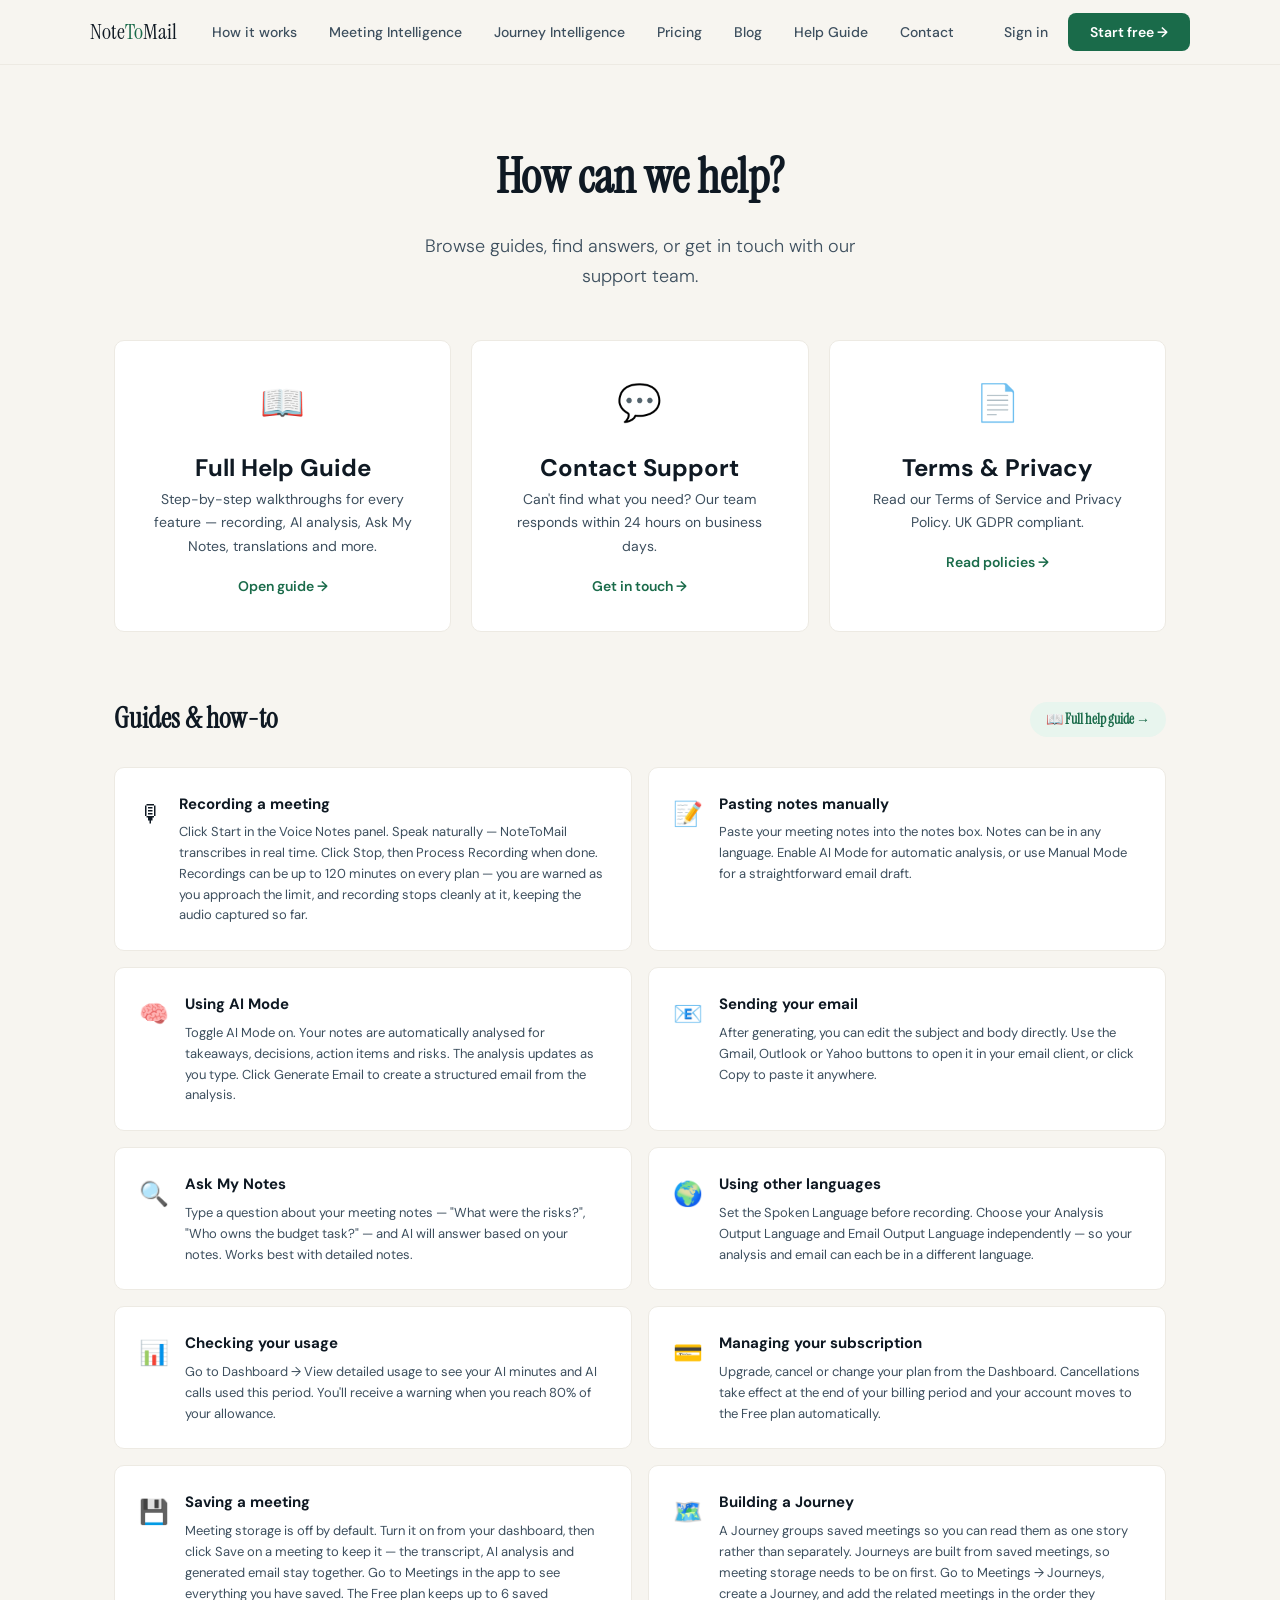
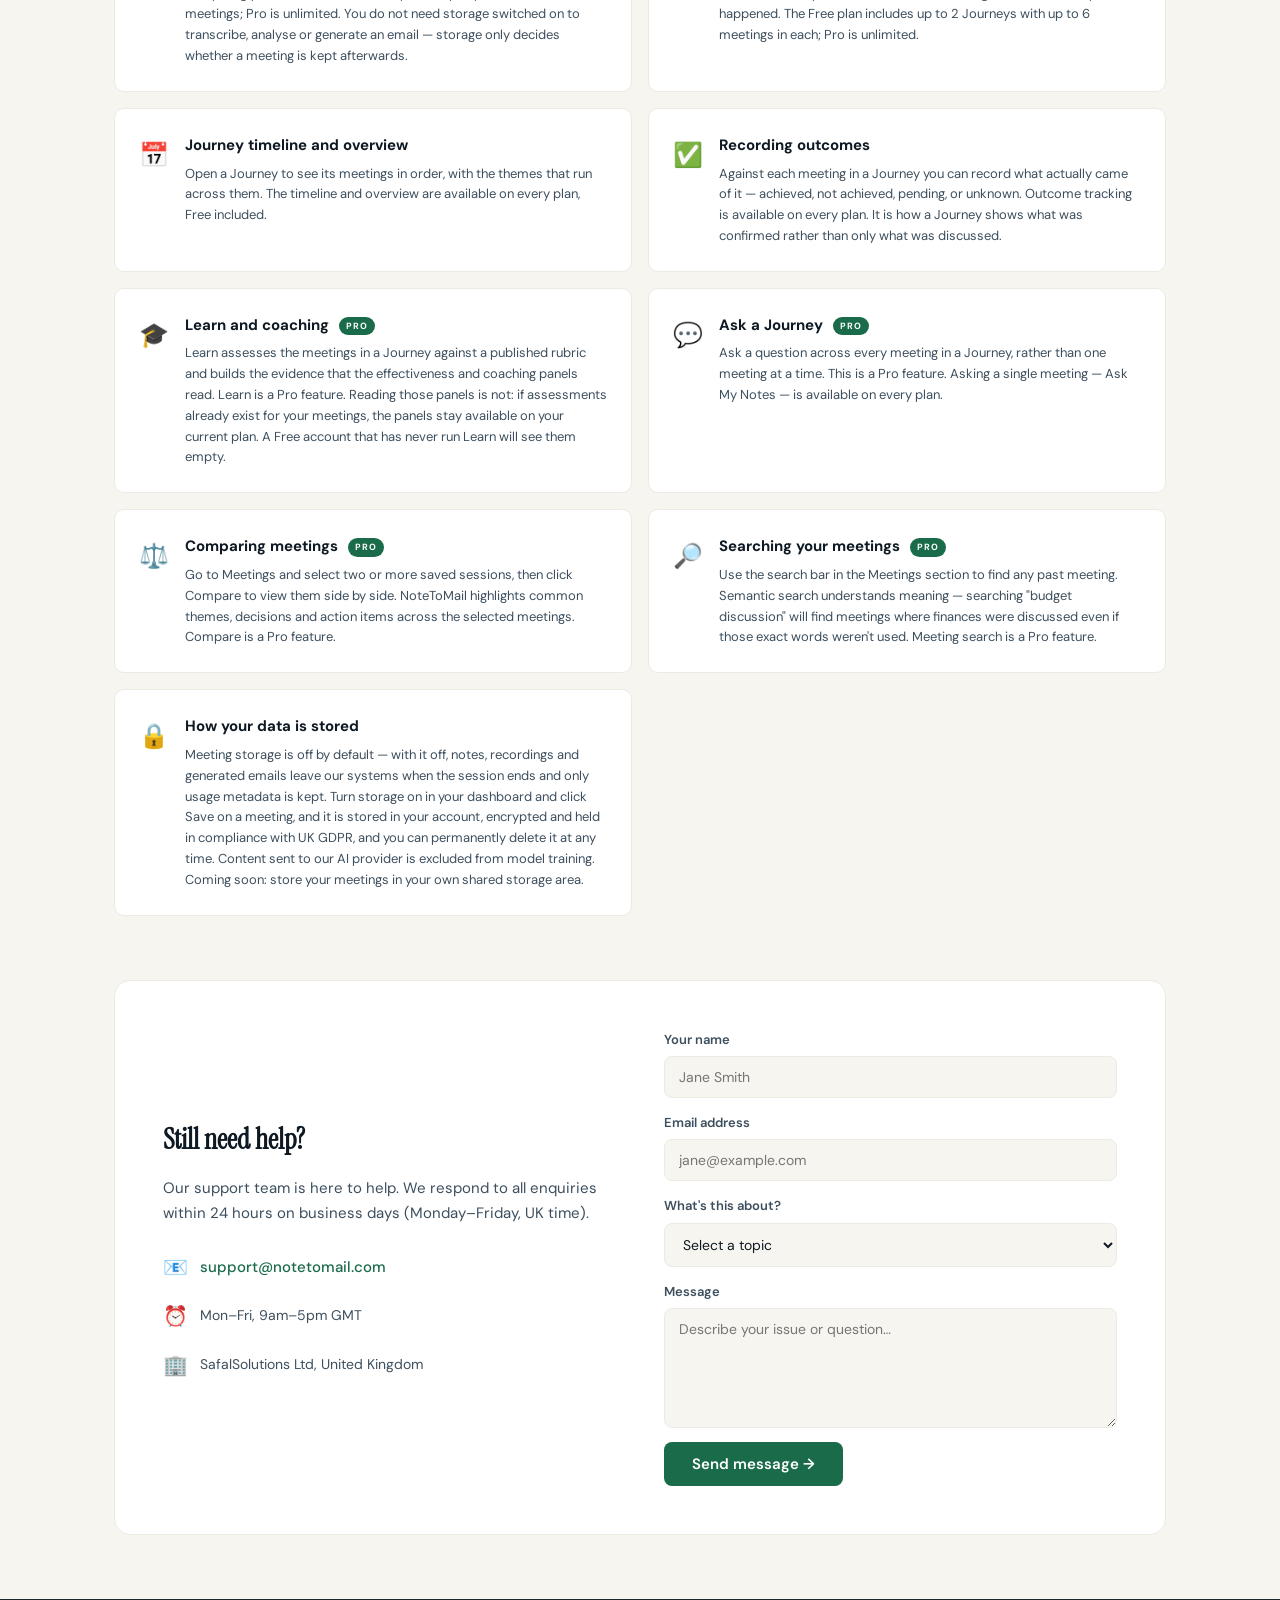
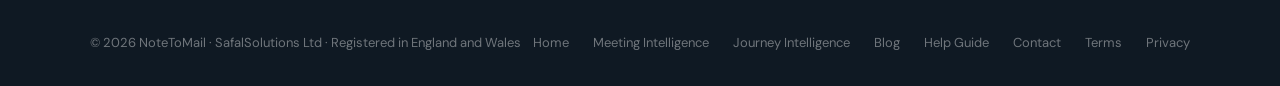
<file: support.html>
<!DOCTYPE html>
<html lang="en">
<head>
  <meta charset="UTF-8" />
  <meta name="viewport" content="width=device-width, initial-scale=1.0" />
  <title>Support — NoteToMail</title>
  <link rel="canonical" href="https://notetomail.com/support.html" />
  <meta property="og:title" content="Support &mdash; NoteToMail" />
  <meta property="og:description" content="Get help with NoteToMail — recording, AI analysis, Ask My Notes, saved meetings, Journeys, outcome tracking, comparison and search, plus how your data is stored." />
  <meta property="og:url" content="https://notetomail.com/support.html" />
  <meta property="og:site_name" content="NoteToMail" />
  <meta property="og:type" content="website" />
  <meta property="og:image" content="https://notetomail.com/og-image.png" />
  <meta property="og:image:width" content="1200" />
  <meta property="og:image:height" content="630" />
  <meta name="twitter:card" content="summary_large_image" />
  <meta name="twitter:title" content="Support &mdash; NoteToMail" />
  <meta name="twitter:description" content="Get help with NoteToMail — recording, AI analysis, Ask My Notes, saved meetings, Journeys, outcome tracking, comparison and search, plus how your data is stored." />
  <meta name="twitter:image" content="https://notetomail.com/og-image.png" />
  <meta name="description" content="Get help with NoteToMail — recording, AI analysis, Ask My Notes, saved meetings, Journeys, outcome tracking, comparison and search, plus how your data is stored." />
  <link rel="preconnect" href="https://fonts.googleapis.com" />
  <link rel="preconnect" href="https://fonts.gstatic.com" crossorigin />
  <link href="https://fonts.googleapis.com/css2?family=Instrument+Serif:ital@0;1&family=DM+Sans:opsz,wght@9..40,300;9..40,400;9..40,500;9..40,600&display=swap" rel="stylesheet" />
  <!---linkedln-->
  <script type="text/javascript">
  _linkedin_partner_id = "8895330";
  window._linkedin_data_partner_ids = window._linkedin_data_partner_ids || [];
  window._linkedin_data_partner_ids.push(_linkedin_partner_id);
  </script><script type="text/javascript">
  (function(l) {
  if (!l){window.lintrk = function(a,b){window.lintrk.q.push([a,b])};
  window.lintrk.q=[]}
  var s = document.getElementsByTagName("script")[0];
  var b = document.createElement("script");
  b.type = "text/javascript";b.async = true;
  b.src = "https://snap.licdn.com/li.lms-analytics/insight.min.js";
  s.parentNode.insertBefore(b, s);})(window.lintrk);
  </script>
  <noscript>
  <img height="1" width="1" style="display:none;" alt="" src="https://px.ads.linkedin.com/collect/?pid=8895330&fmt=gif" />
  </noscript>
  <style>
    :root {
      --ink: #0f1923; --ink-soft: #3d4f5e; --ink-muted: #7a8e9c;
      --paper: #f7f5f0; --paper-warm: #edeae3;
      --accent: #1a6b4a; --accent-lt: #e8f5ee; --accent-mid: #2d9966;
      --white: #ffffff;
      --shadow-sm: 0 1px 3px rgba(15,25,35,0.08);
      --shadow-md: 0 4px 16px rgba(15,25,35,0.10);
      --r: 10px;
    }
    *, *::before, *::after { box-sizing: border-box; margin: 0; padding: 0; }
    body { font-family: 'DM Sans', sans-serif; background: var(--paper); color: var(--ink); font-size: 16px; line-height: 1.65; }
    .container { max-width: 1100px; margin: 0 auto; padding: 0 24px; }

    nav {
      position: sticky; top: 0; z-index: 100;
      background: rgba(247,245,240,0.92); backdrop-filter: blur(12px);
      border-bottom: 1px solid var(--paper-warm); padding: 0 24px;
    }
    .nav-inner { max-width: 1100px; margin: 0 auto; display: flex; align-items: center; justify-content: space-between; height: 64px; }
    .nav-logo { font-family: 'Instrument Serif', serif; font-size: 22px; color: var(--ink); text-decoration: none; }
    .nav-logo span { color: var(--accent); }
    .nav-links { display: flex; gap: 32px; list-style: none; }
    .nav-links a { text-decoration: none; color: var(--ink-soft); font-size: 14px; font-weight: 500; transition: color 0.2s; }
    .nav-links a:hover { color: var(--accent); }
    .btn-primary { background: var(--accent); color: var(--white); font-size: 14px; font-weight: 600; text-decoration: none; padding: 10px 22px; border-radius: 8px; transition: background 0.2s; }
    .btn-primary:hover { background: var(--accent-mid); }
    .btn-ghost { font-size: 14px; font-weight: 500; color: var(--ink-soft); text-decoration: none; padding: 8px 16px; border-radius: 8px; transition: background 0.2s; }
    .btn-ghost:hover { background: var(--paper-warm); }

    .page-header { padding: 72px 0 48px; text-align: center; }
    .page-header h1 { font-family: 'Instrument Serif', serif; font-size: clamp(32px, 5vw, 48px); margin-bottom: 16px; }
    .page-header p { font-size: 18px; color: var(--ink-soft); font-weight: 300; max-width: 480px; margin: 0 auto; }

    .support-grid { display: grid; grid-template-columns: repeat(3, 1fr); gap: 20px; margin-bottom: 64px; }
    .support-card { background: var(--white); border-radius: var(--r); padding: 32px; border: 1px solid var(--paper-warm); text-align: center; transition: box-shadow 0.2s, transform 0.2s; text-decoration: none; color: inherit; display: block; }
    .support-card:hover { box-shadow: var(--shadow-md); transform: translateY(-2px); }
    .support-card-icon { font-size: 36px; margin-bottom: 16px; display: block; }
    .support-card h3 { font-size: 18px; margin-bottom: 10px; }
    .support-card p { font-size: 14px; color: var(--ink-soft); line-height: 1.7; }
    .support-card .card-link { display: inline-block; margin-top: 16px; color: var(--accent); font-weight: 600; font-size: 14px; }

    .hamburger {
      display: none; flex-direction: column; gap: 5px;
      cursor: pointer; padding: 4px; background: none; border: none;
    }
    .hamburger span {
      display: block; width: 22px; height: 2px;
      background: var(--ink); border-radius: 2px;
    }
    .mobile-menu {
      display: none;
      position: fixed; inset: 0; top: 64px;
      background: var(--paper);
      padding: 24px; z-index: 99;
      flex-direction: column; gap: 16px;
    }
    .mobile-menu.open { display: flex; }
    .mobile-menu a {
      text-decoration: none; color: var(--ink);
      font-size: 18px; font-weight: 500;
      padding: 12px 0;
      border-bottom: 1px solid var(--paper-warm);
    }
    @media (max-width: 768px) {
      .nav-links, .nav-cta { display: none; }
      .hamburger { display: flex; }
    }

    .guides-section { margin-bottom: 64px; }
    .guides-section h2 { font-family: 'Instrument Serif', serif; font-size: 28px; margin-bottom: 24px; }
    .guide-list { display: grid; grid-template-columns: repeat(2, 1fr); gap: 16px; }
    .guide-item { background: var(--white); border-radius: var(--r); padding: 24px; border: 1px solid var(--paper-warm); display: flex; gap: 16px; align-items: flex-start; transition: box-shadow 0.2s; }
    .guide-item:hover { box-shadow: var(--shadow-sm); }
    .guide-icon { font-size: 24px; flex-shrink: 0; margin-top: 2px; }
    .guide-item h3 { font-size: 15px; margin-bottom: 6px; }
    .guide-item p { font-size: 13px; color: var(--ink-soft); line-height: 1.6; }
    .pro-badge {
      display: inline-block;
      font-size: 9px;
      font-weight: 700;
      background: var(--accent);
      color: white;
      padding: 2px 7px;
      border-radius: 20px;
      letter-spacing: 1px;
      text-transform: uppercase;
      vertical-align: middle;
      margin-left: 6px;
    }

    @media (max-width: 900px) { .support-grid { grid-template-columns: repeat(2, 1fr); } }
    @media (max-width: 768px) { .guide-list { grid-template-columns: 1fr; } .nav-links, .nav-cta { display: none; } }
    @media (max-width: 620px) { .support-grid { grid-template-columns: 1fr; } }

    .contact-section { background: var(--white); border-radius: 16px; border: 1px solid var(--paper-warm); padding: 48px; margin-bottom: 64px; display: grid; grid-template-columns: 1fr 1fr; gap: 48px; align-items: center; }
    .contact-section h2 { font-family: 'Instrument Serif', serif; font-size: 28px; margin-bottom: 12px; }
    .contact-section p { color: var(--ink-soft); font-size: 15px; line-height: 1.7; margin-bottom: 24px; }
    .contact-detail { display: flex; align-items: center; gap: 12px; margin-bottom: 16px; }
    .contact-detail span { font-size: 20px; }
    .contact-detail a { color: var(--accent); text-decoration: none; font-weight: 500; font-size: 15px; }
    .contact-detail a:hover { text-decoration: underline; }
    .contact-form { display: flex; flex-direction: column; gap: 14px; }
    .form-group { display: flex; flex-direction: column; gap: 6px; }
    .form-group label { font-size: 13px; font-weight: 600; color: var(--ink-soft); }
    .form-group input, .form-group textarea, .form-group select {
      background: var(--paper); border: 1.5px solid var(--paper-warm);
      border-radius: 8px; padding: 11px 14px;
      font-family: 'DM Sans', sans-serif; font-size: 14px; color: var(--ink);
      transition: border-color 0.2s; outline: none; width: 100%;
    }
    .form-group input:focus, .form-group textarea:focus, .form-group select:focus { border-color: var(--accent); }
    .form-group textarea { resize: vertical; min-height: 120px; }
    .form-submit { background: var(--accent); color: var(--white); border: none; border-radius: 8px; padding: 12px 28px; font-family: 'DM Sans', sans-serif; font-size: 15px; font-weight: 600; cursor: pointer; transition: background 0.2s; align-self: flex-start; }
    .form-submit:hover { background: var(--accent-mid); }
    .form-success { display: none; background: var(--accent-lt); border: 1px solid rgba(26,107,74,0.2); border-radius: 8px; padding: 16px; font-size: 14px; color: var(--accent); }

    @media (max-width: 768px) { .contact-section { grid-template-columns: 1fr; } }

    footer { background: var(--ink); border-top: 1px solid rgba(255,255,255,0.06); padding: 32px 24px; color: rgba(255,255,255,0.4); }
    .footer-bottom { max-width: 1100px; margin: 0 auto; display: flex; justify-content: space-between; align-items: center; flex-wrap: wrap; gap: 12px; font-size: 13px; }
    .footer-bottom a { color: rgba(255,255,255,0.4); text-decoration: none; }
    .footer-bottom a:hover { color: var(--white); }
    .footer-links { display: flex; gap: 24px; flex-wrap: wrap; justify-content: center; }
  </style>
</head>
<body>

<nav>
  <div class="nav-inner">
    <a href="index.html" class="nav-logo">Note<span>To</span>Mail</a>
    <ul class="nav-links">
      <li><a href="index.html#how-it-works">How it works</a></li>
      <li><a href="/meeting-intelligence">Meeting Intelligence</a></li>
      <li><a href="/journey-intelligence">Journey Intelligence</a></li>
      <li><a href="index.html#pricing">Pricing</a></li>
      <li><a href="blog/blog-index.html">Blog</a></li>
      <li><a href="help-guide.html">Help Guide</a></li>
      <li><a href="contact.html">Contact</a></li>
    </ul>
    <div class="nav-cta">
      <a href="https://app.notetomail.com/signin" class="btn-ghost">Sign in</a>
      <a href="https://app.notetomail.com/signup" class="btn-primary">Start free →</a>
    </div>
    <button class="hamburger" onclick="toggleMenu()" aria-label="Menu">
      <span></span><span></span><span></span>
    </button>
  </div>
</nav>

<!-- Mobile menu -->
<div class="mobile-menu" id="mobileMenu">
  <a href="index.html#how-it-works" onclick="toggleMenu()">How it works</a>
  <a href="/meeting-intelligence" onclick="toggleMenu()">Meeting Intelligence</a>
  <a href="/journey-intelligence" onclick="toggleMenu()">Journey Intelligence</a>
  <a href="index.html#pricing" onclick="toggleMenu()">Pricing</a>
  <a href="blog/blog-index.html" onclick="toggleMenu()">Blog</a>
  <a href="help-guide.html" onclick="toggleMenu()">Help Guide</a>
  <a href="contact.html" onclick="toggleMenu()">Contact</a>
  <a href="https://app.notetomail.com/signin" onclick="toggleMenu()">Sign in</a>
  <a href="https://app.notetomail.com/signup" class="btn-primary" style="text-align:center;margin-top:8px;" onclick="toggleMenu()">Start free →</a>
</div>

<div class="page-header">
  <div class="container">
    <h1>How can we help?</h1>
    <p>Browse guides, find answers, or get in touch with our support team.</p>
  </div>
</div>

<div class="container">

  <!-- Support cards -->
  <div class="support-grid">
    <a href="help-guide.html" class="support-card">
      <span class="support-card-icon">📖</span>
      <h2>Full Help Guide</h2>
      <p>Step-by-step walkthroughs for every feature — recording, AI analysis, Ask My Notes, translations and more.</p>
      <span class="card-link">Open guide →</span>
    </a>
    <a href="contact.html" class="support-card">
      <span class="support-card-icon">💬</span>
      <h2>Contact Support</h2>
      <p>Can't find what you need? Our team responds within 24 hours on business days.</p>
      <span class="card-link">Get in touch →</span>
    </a>
    <a href="https://app.notetomail.com/legal/terms" class="support-card">
      <span class="support-card-icon">📄</span>
      <h2>Terms & Privacy</h2>
      <p>Read our Terms of Service and Privacy Policy. UK GDPR compliant.</p>
      <span class="card-link">Read policies →</span>
    </a>
  </div>

  <!-- Guides -->
  <div class="guides-section">
    <h2 style="display:flex;align-items:center;justify-content:space-between;flex-wrap:wrap;gap:12px;">Guides & how-to <a href="help-guide.html" style="font-size:14px;font-weight:600;color:var(--accent);text-decoration:none;background:var(--accent-lt);padding:6px 16px;border-radius:20px;">📖 Full help guide →</a></h2>
    <div class="guide-list">
      <div class="guide-item">
        <span class="guide-icon">🎙</span>
        <div>
          <h3>Recording a meeting</h3>
          <p>Click Start in the Voice Notes panel. Speak naturally — NoteToMail transcribes in real time. Click Stop, then Process Recording when done. Recordings can be up to 120 minutes on every plan — you are warned as you approach the limit, and recording stops cleanly at it, keeping the audio captured so far.</p>
        </div>
      </div>
      <div class="guide-item">
        <span class="guide-icon">📝</span>
        <div>
          <h3>Pasting notes manually</h3>
          <p>Paste your meeting notes into the notes box. Notes can be in any language. Enable AI Mode for automatic analysis, or use Manual Mode for a straightforward email draft.</p>
        </div>
      </div>
      <div class="guide-item">
        <span class="guide-icon">🧠</span>
        <div>
          <h3>Using AI Mode</h3>
          <p>Toggle AI Mode on. Your notes are automatically analysed for takeaways, decisions, action items and risks. The analysis updates as you type. Click Generate Email to create a structured email from the analysis.</p>
        </div>
      </div>
      <div class="guide-item">
        <span class="guide-icon">📧</span>
        <div>
          <h3>Sending your email</h3>
          <p>After generating, you can edit the subject and body directly. Use the Gmail, Outlook or Yahoo buttons to open it in your email client, or click Copy to paste it anywhere.</p>
        </div>
      </div>
      <div class="guide-item">
        <span class="guide-icon">🔍</span>
        <div>
          <h3>Ask My Notes</h3>
          <p>Type a question about your meeting notes — "What were the risks?", "Who owns the budget task?" — and AI will answer based on your notes. Works best with detailed notes.</p>
        </div>
      </div>
      <div class="guide-item">
        <span class="guide-icon">🌍</span>
        <div>
          <h3>Using other languages</h3>
          <p>Set the Spoken Language before recording. Choose your Analysis Output Language and Email Output Language independently — so your analysis and email can each be in a different language.</p>
        </div>
      </div>
      <div class="guide-item">
        <span class="guide-icon">📊</span>
        <div>
          <h3>Checking your usage</h3>
          <p>Go to Dashboard → View detailed usage to see your AI minutes and AI calls used this period. You'll receive a warning when you reach 80% of your allowance.</p>
        </div>
      </div>
      <div class="guide-item">
        <span class="guide-icon">💳</span>
        <div>
          <h3>Managing your subscription</h3>
          <p>Upgrade, cancel or change your plan from the Dashboard. Cancellations take effect at the end of your billing period and your account moves to the Free plan automatically.</p>
        </div>
      </div>
      <div class="guide-item">
        <span class="guide-icon">💾</span>
        <div>
          <h3>Saving a meeting</h3>
          <p>Meeting storage is off by default. Turn it on from your dashboard, then click Save on a meeting to keep it — the transcript, AI analysis and generated email stay together. Go to Meetings in the app to see everything you have saved. The Free plan keeps up to 6 saved meetings; Pro is unlimited. You do not need storage switched on to transcribe, analyse or generate an email — storage only decides whether a meeting is kept afterwards.</p>
        </div>
      </div>
      <div class="guide-item">
        <span class="guide-icon">🗺️</span>
        <div>
          <h3>Building a Journey</h3>
          <p>A Journey groups saved meetings so you can read them as one story rather than separately. Journeys are built from saved meetings, so meeting storage needs to be on first. Go to Meetings → Journeys, create a Journey, and add the related meetings in the order they happened. The Free plan includes up to 2 Journeys with up to 6 meetings in each; Pro is unlimited.</p>
        </div>
      </div>
      <div class="guide-item">
        <span class="guide-icon">📅</span>
        <div>
          <h3>Journey timeline and overview</h3>
          <p>Open a Journey to see its meetings in order, with the themes that run across them. The timeline and overview are available on every plan, Free included.</p>
        </div>
      </div>
      <div class="guide-item">
        <span class="guide-icon">✅</span>
        <div>
          <h3>Recording outcomes</h3>
          <p>Against each meeting in a Journey you can record what actually came of it — achieved, not achieved, pending, or unknown. Outcome tracking is available on every plan. It is how a Journey shows what was confirmed rather than only what was discussed.</p>
        </div>
      </div>
      <div class="guide-item">
        <span class="guide-icon">🎓</span>
        <div>
          <h3>Learn and coaching <span class="pro-badge">Pro</span></h3>
          <p>Learn assesses the meetings in a Journey against a published rubric and builds the evidence that the effectiveness and coaching panels read. Learn is a Pro feature. Reading those panels is not: if assessments already exist for your meetings, the panels stay available on your current plan. A Free account that has never run Learn will see them empty.</p>
        </div>
      </div>
      <div class="guide-item">
        <span class="guide-icon">💬</span>
        <div>
          <h3>Ask a Journey <span class="pro-badge">Pro</span></h3>
          <p>Ask a question across every meeting in a Journey, rather than one meeting at a time. This is a Pro feature. Asking a single meeting — Ask My Notes — is available on every plan.</p>
        </div>
      </div>
      <div class="guide-item">
        <span class="guide-icon">⚖️</span>
        <div>
          <h3>Comparing meetings <span class="pro-badge">Pro</span></h3>
          <p>Go to Meetings and select two or more saved sessions, then click Compare to view them side by side. NoteToMail highlights common themes, decisions and action items across the selected meetings. Compare is a Pro feature.</p>
        </div>
      </div>
      <div class="guide-item">
        <span class="guide-icon">🔎</span>
        <div>
          <h3>Searching your meetings <span class="pro-badge">Pro</span></h3>
          <p>Use the search bar in the Meetings section to find any past meeting. Semantic search understands meaning — searching "budget discussion" will find meetings where finances were discussed even if those exact words weren't used. Meeting search is a Pro feature.</p>
        </div>
      </div>
      <div class="guide-item">
        <span class="guide-icon">🔒</span>
        <div>
          <h3>How your data is stored</h3>
          <p>Meeting storage is off by default &mdash; with it off, notes, recordings and generated emails leave our systems when the session ends and only usage metadata is kept. Turn storage on in your dashboard and click Save on a meeting, and it is stored in your account, encrypted and held in compliance with UK GDPR, and you can permanently delete it at any time. Content sent to our AI provider is excluded from model training. Coming soon: store your meetings in your own shared storage area.</p>
        </div>
      </div>
    </div>
  </div>

  <!-- Contact -->
  <div class="contact-section">
    <div>
      <h2>Still need help?</h2>
      <p>Our support team is here to help. We respond to all enquiries within 24 hours on business days (Monday–Friday, UK time).</p>
      <div class="contact-detail">
        <span>📧</span>
        <a href="mailto:support@notetomail.com">support@notetomail.com</a>
      </div>
      <div class="contact-detail">
        <span>⏰</span>
        <span style="color:var(--ink-soft);font-size:14px">Mon–Fri, 9am–5pm GMT</span>
      </div>
      <div class="contact-detail">
        <span>🏢</span>
        <span style="color:var(--ink-soft);font-size:14px">SafalSolutions Ltd, United Kingdom</span>
      </div>
    </div>
    <div>
      <form class="contact-form" action="https://formspree.io/f/support@notetomail.com" method="POST" onsubmit="submitForm(event)">
        <div class="form-group">
          <label for="name">Your name</label>
          <input type="text" id="name" placeholder="Jane Smith" required />
        </div>
        <div class="form-group">
          <label for="email">Email address</label>
          <input type="email" id="email" placeholder="jane@example.com" required />
        </div>
        <div class="form-group">
          <label for="subject">What's this about?</label>
          <select id="subject">
            <option value="">Select a topic</option>
            <option>Getting started</option>
            <option>Billing & subscription</option>
            <option>Technical issue</option>
            <option>Refund request</option>
            <option>Account deletion</option>
            <option>Privacy & data</option>
            <option>Other</option>
          </select>
        </div>
        <div class="form-group">
          <label for="message">Message</label>
          <textarea id="message" placeholder="Describe your issue or question…" required></textarea>
        </div>
        <button type="submit" class="form-submit">Send message →</button>
        <div class="form-success" id="formSuccess">
          ✓ Message sent. We'll get back to you within 24 hours.
        </div>
      </form>
    </div>
  </div>

</div>

<footer>
  <div class="footer-bottom">
    <span>© 2026 NoteToMail · SafalSolutions Ltd · Registered in England and Wales</span>
    <div class="footer-links">
      <a href="index.html">Home</a>
      <a href="/meeting-intelligence">Meeting Intelligence</a>
      <a href="/journey-intelligence">Journey Intelligence</a>
      <a href="blog/blog-index.html">Blog</a>
      <a href="help-guide.html">Help Guide</a>
      <a href="contact.html">Contact</a>
      <a href="https://app.notetomail.com/legal/terms">Terms</a>
      <a href="https://app.notetomail.com/legal/privacy">Privacy</a>
    </div>
  </div>
</footer>

<script>
  function toggleMenu() {
    document.getElementById('mobileMenu').classList.toggle('open');
  }

  function submitForm(e) {
    e.preventDefault();
    const btn = e.target.querySelector('.form-submit');
    btn.textContent = 'Sending…';
    btn.disabled = true;

    const data = new FormData(e.target);

    fetch(e.target.action, {
      method: 'POST',
      body: data,
      headers: { 'Accept': 'application/json' }
    }).then(response => {
      if (response.ok) {
        e.target.reset();
        btn.textContent = 'Send message →';
        btn.disabled = false;
        document.getElementById('formSuccess').style.display = 'block';
      } else {
        btn.textContent = 'Send message →';
        btn.disabled = false;
        alert('Something went wrong. Please email us directly at support@notetomail.com');
      }
    }).catch(() => {
      btn.textContent = 'Send message →';
      btn.disabled = false;
      alert('Something went wrong. Please email us directly at support@notetomail.com');
    });
  }
</script>
</body>
</html>
</file>
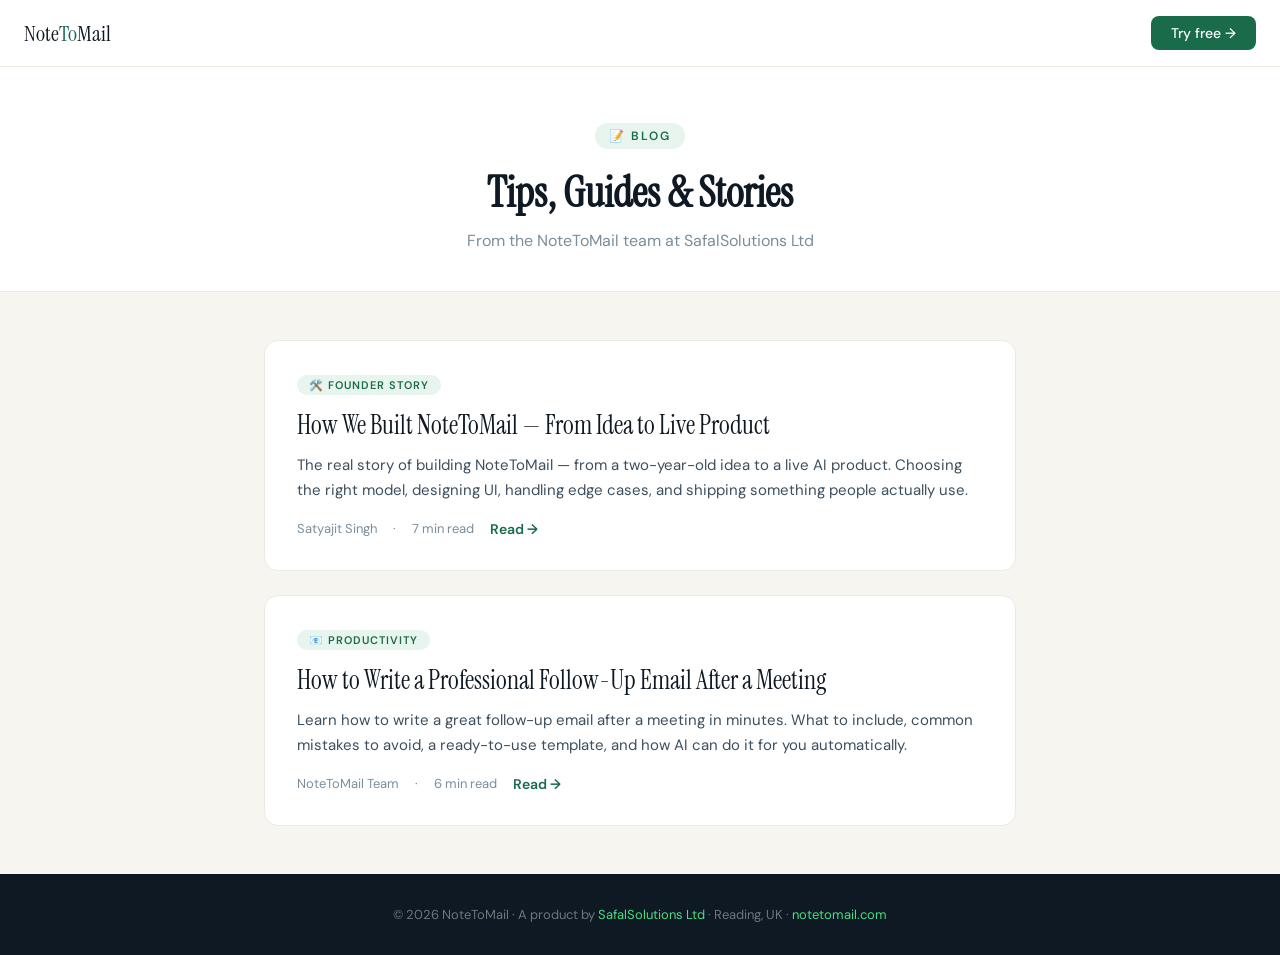
<file: blog/blog-index.html>
<!DOCTYPE html>
<html lang="en">
<head>
  <meta charset="UTF-8" />
  <meta name="viewport" content="width=device-width, initial-scale=1.0" />
  <title>Blog | NoteToMail</title>
  <link rel="canonical" href="https://notetomail.com/blog/blog-index.html" />
  <meta property="og:title" content="Blog | NoteToMail" />
  <meta property="og:description" content="Tips, guides and stories from the NoteToMail team on meetings, meeting intelligence, follow-ups and building AI products." />
  <meta property="og:url" content="https://notetomail.com/blog/blog-index.html" />
  <meta property="og:site_name" content="NoteToMail" />
  <meta property="og:type" content="website" />
  <meta property="og:image" content="https://notetomail.com/og-image.png" />
  <meta property="og:image:width" content="1200" />
  <meta property="og:image:height" content="630" />
  <meta name="twitter:card" content="summary_large_image" />
  <meta name="twitter:title" content="Blog | NoteToMail" />
  <meta name="twitter:description" content="Tips, guides and stories from the NoteToMail team on meetings, meeting intelligence, follow-ups and building AI products." />
  <meta name="twitter:image" content="https://notetomail.com/og-image.png" />
  <meta name="description" content="Tips, guides and stories from the NoteToMail team. Learn how to write better emails, be more productive and build AI products.">
  <link href="https://fonts.googleapis.com/css2?family=Instrument+Serif:ital@0;1&family=DM+Sans:wght@300;400;500;600&display=swap" rel="stylesheet">
  <!---linkedln-->
  <script type="text/javascript">
  _linkedin_partner_id = "8895330";
  window._linkedin_data_partner_ids = window._linkedin_data_partner_ids || [];
  window._linkedin_data_partner_ids.push(_linkedin_partner_id);
  </script><script type="text/javascript">
  (function(l) {
  if (!l){window.lintrk = function(a,b){window.lintrk.q.push([a,b])};
  window.lintrk.q=[]}
  var s = document.getElementsByTagName("script")[0];
  var b = document.createElement("script");
  b.type = "text/javascript";b.async = true;
  b.src = "https://snap.licdn.com/li.lms-analytics/insight.min.js";
  s.parentNode.insertBefore(b, s);})(window.lintrk);
  </script>
  <noscript>
  <img height="1" width="1" style="display:none;" alt="" src="https://px.ads.linkedin.com/collect/?pid=8895330&fmt=gif" />
  </noscript>
  <style>
    :root {
      --ink: #0f1923;
      --ink-soft: #3d4f5e;
      --ink-muted: #7a8e9c;
      --paper: #f7f5f0;
      --paper-warm: #edeae3;
      --accent: #1a6b4a;
      --accent-lt: #e8f5ee;
      --white: #ffffff;
    }

    * { margin: 0; padding: 0; box-sizing: border-box; }
    body { font-family: 'DM Sans', sans-serif; background: var(--paper); color: var(--ink); }

    nav {
      background: var(--white);
      border-bottom: 1px solid var(--paper-warm);
      padding: 16px 24px;
      display: flex; align-items: center; justify-content: space-between;
    }
    .nav-brand { font-family: 'Instrument Serif', serif; font-size: 22px; color: var(--ink); text-decoration: none; }
    .nav-brand span { color: var(--accent); }
    .nav-cta { background: var(--accent); color: white; padding: 8px 20px; border-radius: 8px; text-decoration: none; font-size: 14px; font-weight: 500; }

    .hero {
      background: var(--white);
      border-bottom: 1px solid var(--paper-warm);
      padding: 56px 24px 40px;
      text-align: center;
    }
    .hero-tag {
      display: inline-block;
      background: var(--accent-lt); color: var(--accent);
      font-size: 12px; font-weight: 600; letter-spacing: 2px;
      text-transform: uppercase; padding: 5px 14px;
      border-radius: 20px; margin-bottom: 16px;
    }
    .hero h1 {
      font-family: 'Instrument Serif', serif;
      font-size: clamp(28px, 4vw, 42px);
      color: var(--ink); margin-bottom: 10px;
    }
    .hero p { font-size: 16px; color: var(--ink-muted); }

    .posts {
      max-width: 800px;
      margin: 0 auto;
      padding: 48px 24px;
      display: flex;
      flex-direction: column;
      gap: 24px;
    }

    .post-card {
      background: var(--white);
      border: 1px solid var(--paper-warm);
      border-radius: 14px;
      padding: 32px;
      text-decoration: none;
      display: block;
      transition: box-shadow 0.2s, transform 0.2s;
    }
    .post-card:hover {
      box-shadow: 0 8px 32px rgba(15,25,35,0.10);
      transform: translateY(-2px);
    }
    .post-tag {
      display: inline-block;
      background: var(--accent-lt); color: var(--accent);
      font-size: 11px; font-weight: 600; letter-spacing: 1px;
      text-transform: uppercase; padding: 3px 12px;
      border-radius: 20px; margin-bottom: 14px;
    }
    .post-title {
      font-family: 'Instrument Serif', serif;
      font-size: clamp(20px, 3vw, 26px);
      color: var(--ink); margin-bottom: 10px;
      line-height: 1.3;
    }
    .post-excerpt {
      font-size: 15px; color: var(--ink-soft);
      line-height: 1.7; margin-bottom: 16px;
    }
    .post-meta {
      font-size: 13px; color: var(--ink-muted);
      display: flex; align-items: center; gap: 16px;
    }
    .post-read-more {
      color: var(--accent); font-weight: 600; font-size: 14px;
    }

    footer {
      background: var(--ink);
      color: rgba(255,255,255,0.4);
      text-align: center;
      padding: 32px 24px;
      font-size: 13px;
    }
    footer a { color: #4ade80; text-decoration: none; }
  </style>
</head>
<body>

  <nav>
    <a href="https://notetomail.com" class="nav-brand">Note<span>To</span>Mail</a>
    <a href="https://app.notetomail.com/signup" class="nav-cta">Try free →</a>
  </nav>

  <div class="hero">
    <div class="hero-tag">📝 Blog</div>
    <h1>Tips, Guides & Stories</h1>
    <p>From the NoteToMail team at SafalSolutions Ltd</p>
  </div>

  <div class="posts">

    <a href="how-we-built-notetomail.html" class="post-card">
      <div class="post-tag">🛠️ Founder Story</div>
      <div class="post-title">How We Built NoteToMail — From Idea to Live Product</div>
      <div class="post-excerpt">The real story of building NoteToMail — from a two-year-old idea to a live AI product. Choosing the right model, designing UI, handling edge cases, and shipping something people actually use.</div>
      <div class="post-meta">
        <span>Satyajit Singh</span>
        <span>·</span>
        <span>7 min read</span>
        <span class="post-read-more">Read →</span>
      </div>
    </a>

    <a href="how-to-write-a-follow-up-email-after-a-meeting.html" class="post-card">
      <div class="post-tag">📧 Productivity</div>
      <div class="post-title">How to Write a Professional Follow-Up Email After a Meeting</div>
      <div class="post-excerpt">Learn how to write a great follow-up email after a meeting in minutes. What to include, common mistakes to avoid, a ready-to-use template, and how AI can do it for you automatically.</div>
      <div class="post-meta">
        <span>NoteToMail Team</span>
        <span>·</span>
        <span>6 min read</span>
        <span class="post-read-more">Read →</span>
      </div>
    </a>

  </div>

  <footer>
    <p>© 2026 NoteToMail · A product by <a href="https://safalsolutions.co.uk">SafalSolutions Ltd</a> · Reading, UK · <a href="https://notetomail.com">notetomail.com</a></p>
  </footer>

</body>
</html>
</file>
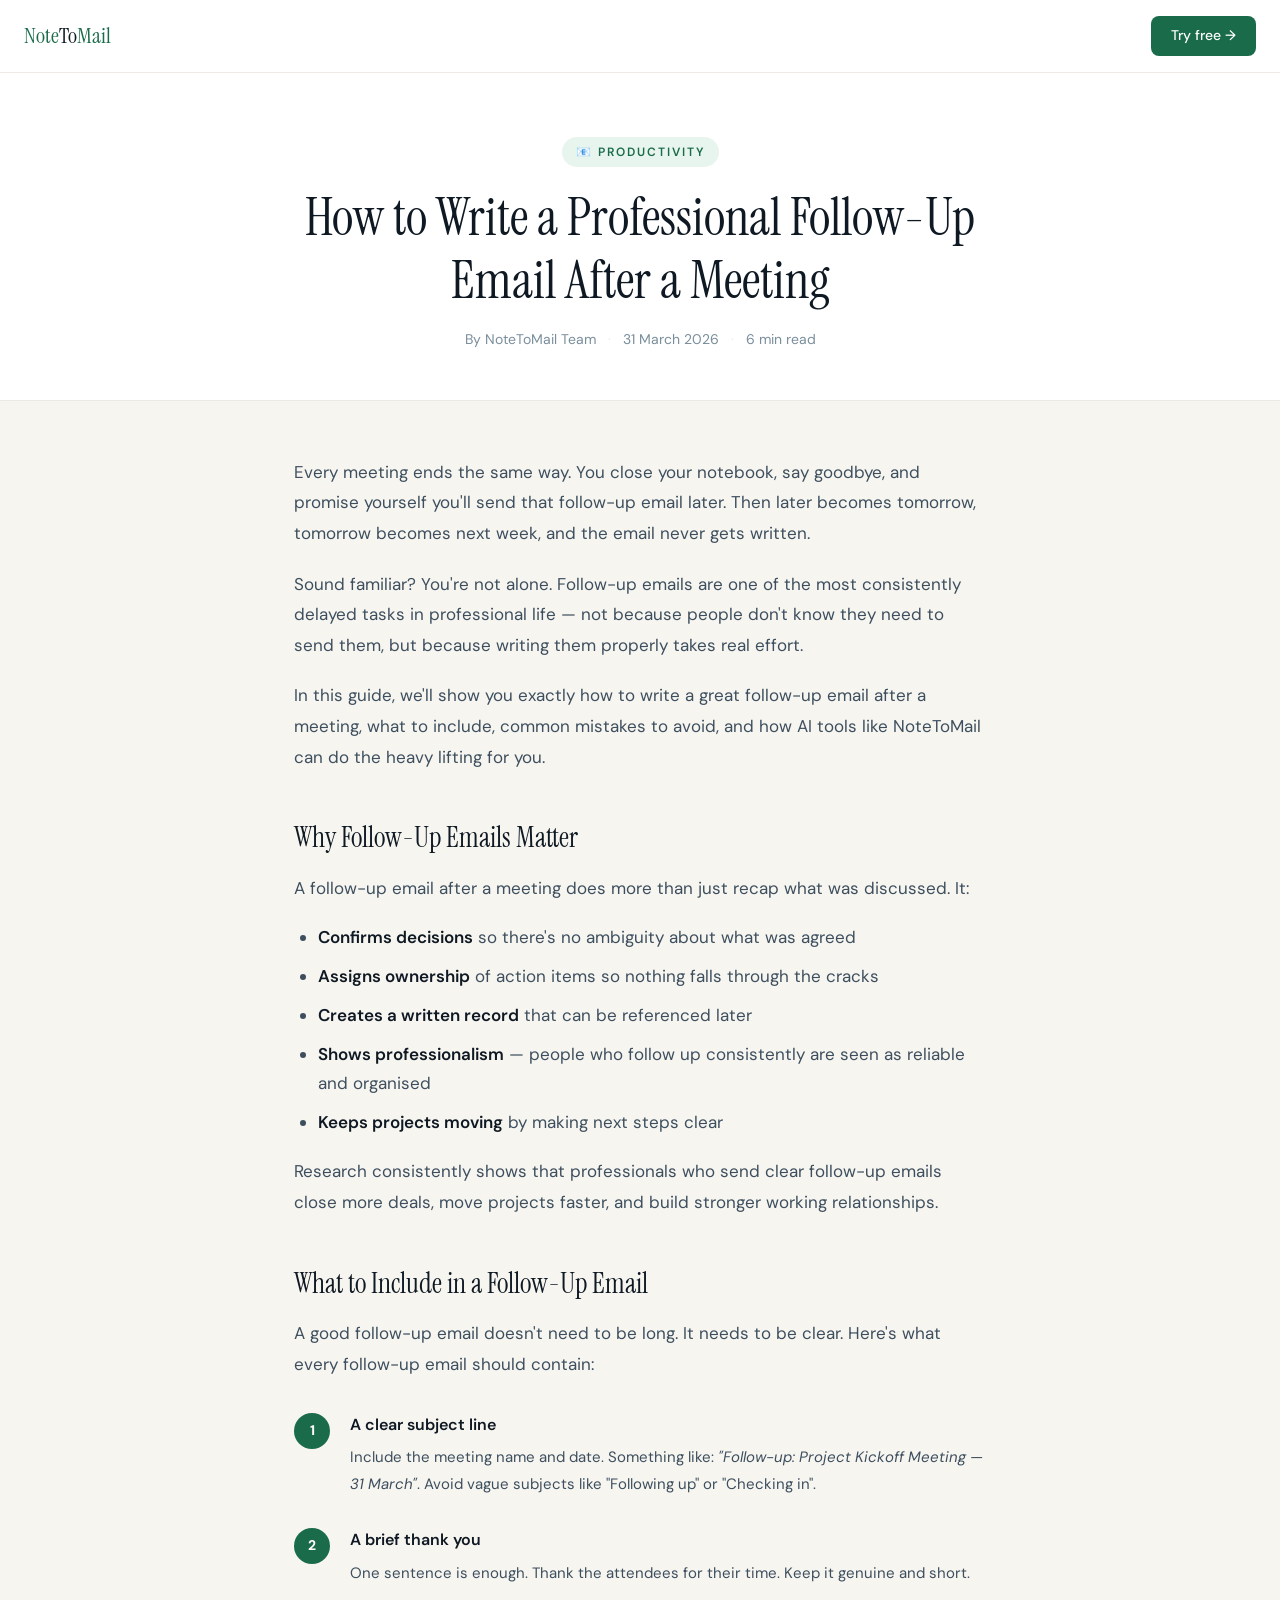
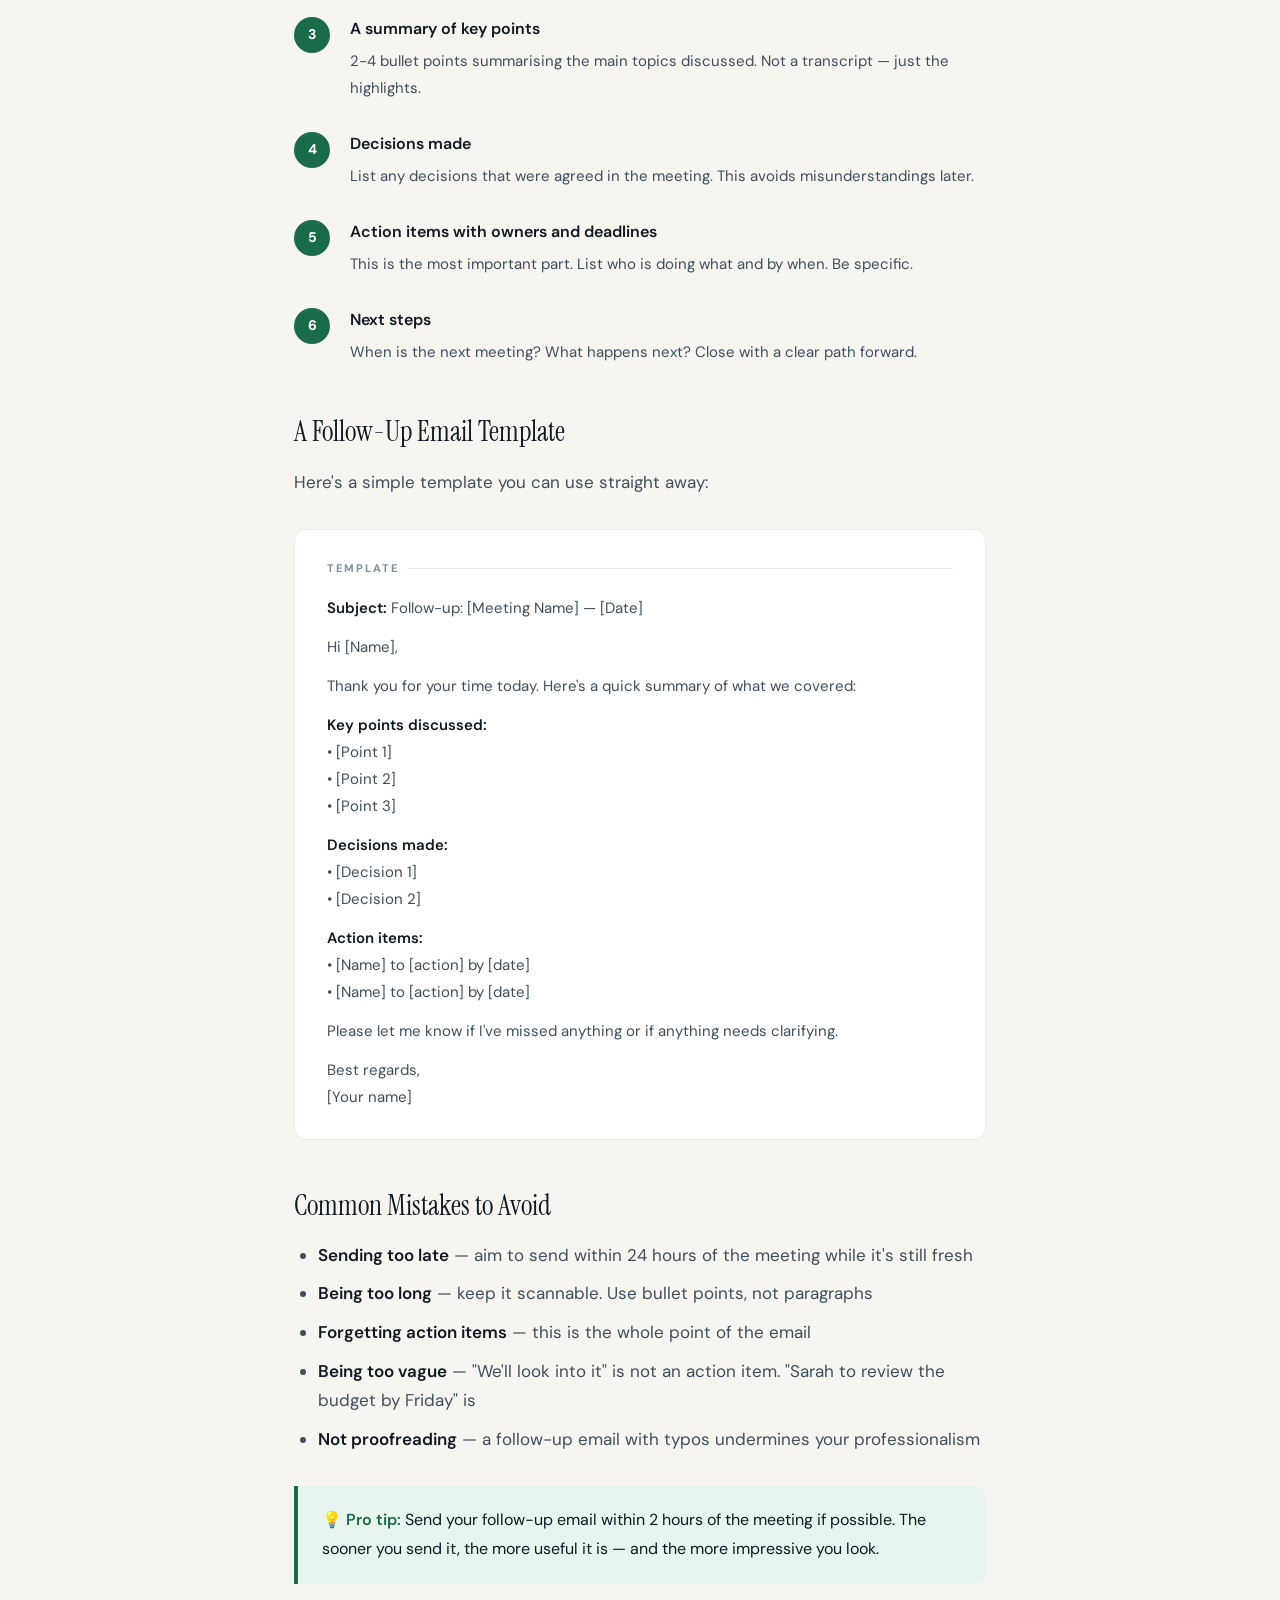
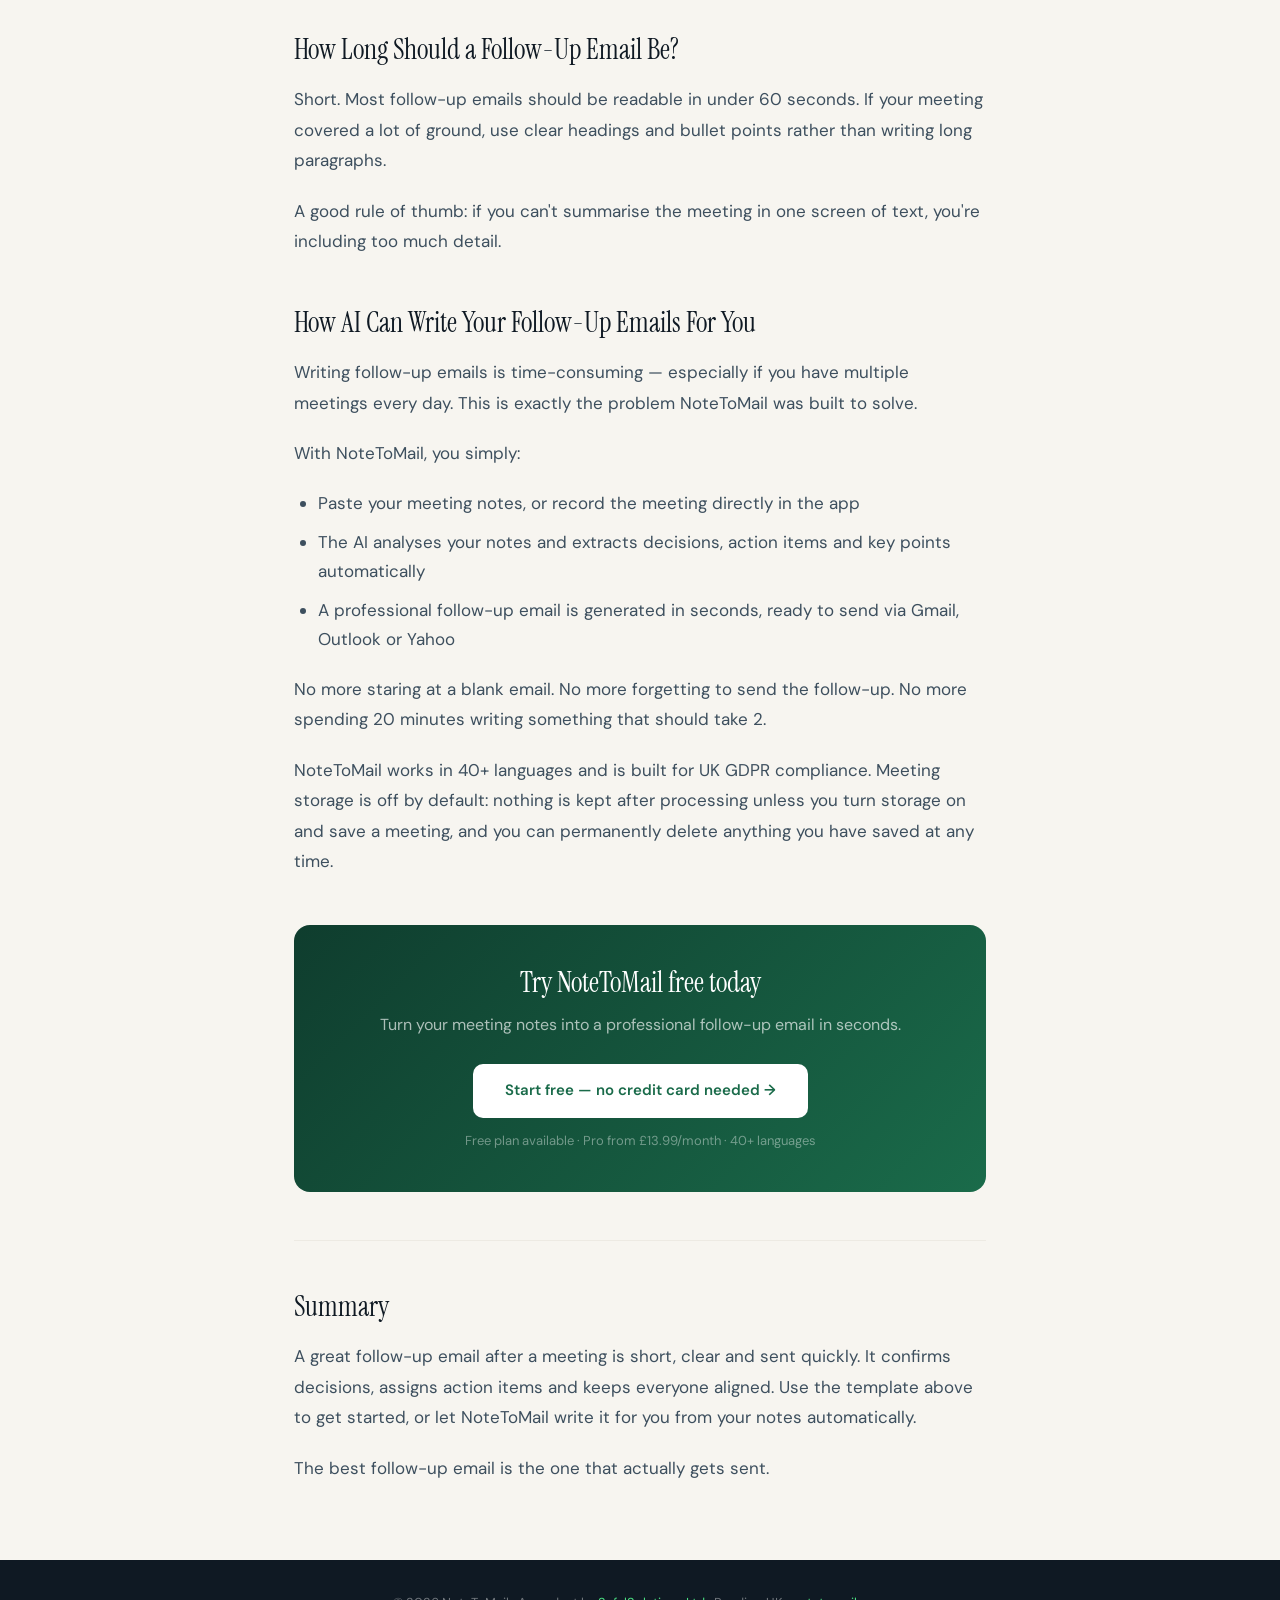
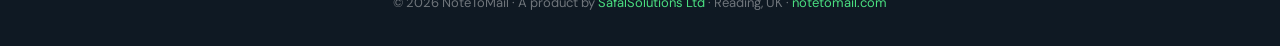
<file: blog/how-to-write-a-follow-up-email-after-a-meeting.html>
<!DOCTYPE html>
<html lang="en">
<head>
  <meta charset="UTF-8" />
  <meta name="viewport" content="width=device-width, initial-scale=1.0" />
  <title>How to Write a Follow-Up Email After a Meeting | NoteToMail</title>
  <link rel="canonical" href="https://notetomail.com/blog/how-to-write-a-follow-up-email-after-a-meeting.html" />
  <meta property="og:title" content="How to Write a Follow-Up Email After a Meeting | NoteToMail" />
  <meta property="og:description" content="Learn how to write a professional follow-up email after a meeting in minutes. Tips, templates and how AI can do it for you automatically." />
  <meta property="og:url" content="https://notetomail.com/blog/how-to-write-a-follow-up-email-after-a-meeting.html" />
  <meta property="og:site_name" content="NoteToMail" />
  <meta property="og:type" content="article" />
  <meta property="og:image" content="https://notetomail.com/og-image.png" />
  <meta property="og:image:width" content="1200" />
  <meta property="og:image:height" content="630" />
  <meta name="twitter:card" content="summary_large_image" />
  <meta name="twitter:title" content="How to Write a Follow-Up Email After a Meeting | NoteToMail" />
  <meta name="twitter:description" content="Learn how to write a professional follow-up email after a meeting in minutes. Tips, templates and how AI can do it for you automatically." />
  <meta name="twitter:image" content="https://notetomail.com/og-image.png" />
  <meta name="description" content="Learn how to write a professional follow-up email after a meeting in minutes. Tips, templates and how AI can do it for you automatically.">
  <meta name="keywords" content="follow up email after meeting, how to write follow up email, meeting follow up template, AI email writer, professional email">
  <link href="https://fonts.googleapis.com/css2?family=Instrument+Serif:ital@0;1&family=DM+Sans:wght@300;400;500;600&display=swap" rel="stylesheet">
  <!---linkedln-->
  <script type="text/javascript">
  _linkedin_partner_id = "8895330";
  window._linkedin_data_partner_ids = window._linkedin_data_partner_ids || [];
  window._linkedin_data_partner_ids.push(_linkedin_partner_id);
  </script><script type="text/javascript">
  (function(l) {
  if (!l){window.lintrk = function(a,b){window.lintrk.q.push([a,b])};
  window.lintrk.q=[]}
  var s = document.getElementsByTagName("script")[0];
  var b = document.createElement("script");
  b.type = "text/javascript";b.async = true;
  b.src = "https://snap.licdn.com/li.lms-analytics/insight.min.js";
  s.parentNode.insertBefore(b, s);})(window.lintrk);
  </script>
  <noscript>
  <img height="1" width="1" style="display:none;" alt="" src="https://px.ads.linkedin.com/collect/?pid=8895330&fmt=gif" />
  </noscript>
  <style>
    :root {
      --ink: #0f1923;
      --ink-soft: #3d4f5e;
      --ink-muted: #7a8e9c;
      --paper: #f7f5f0;
      --paper-warm: #edeae3;
      --accent: #1a6b4a;
      --accent-lt: #e8f5ee;
      --white: #ffffff;
      --gold: #c8902a;
    }

    * { margin: 0; padding: 0; box-sizing: border-box; }

    body {
      font-family: 'DM Sans', sans-serif;
      background: var(--paper);
      color: var(--ink);
      line-height: 1.7;
    }

    /* NAV */
    nav {
      background: var(--white);
      border-bottom: 1px solid var(--paper-warm);
      padding: 16px 24px;
      display: flex;
      align-items: center;
      justify-content: space-between;
    }
    .nav-brand {
      font-family: 'Instrument Serif', serif;
      font-size: 22px;
      color: var(--accent);
      text-decoration: none;
    }
    .nav-brand span { color: var(--ink); }
    .nav-cta {
      background: var(--accent);
      color: white;
      padding: 8px 20px;
      border-radius: 8px;
      text-decoration: none;
      font-size: 14px;
      font-weight: 500;
    }

    /* HERO */
    .hero {
      background: var(--white);
      border-bottom: 1px solid var(--paper-warm);
      padding: 64px 24px 48px;
      text-align: center;
    }
    .hero-tag {
      display: inline-block;
      background: var(--accent-lt);
      color: var(--accent);
      font-size: 12px;
      font-weight: 600;
      letter-spacing: 2px;
      text-transform: uppercase;
      padding: 5px 14px;
      border-radius: 20px;
      margin-bottom: 20px;
    }
    .hero h1 {
      font-family: 'Instrument Serif', serif;
      font-size: clamp(32px, 5vw, 52px);
      font-weight: 400;
      line-height: 1.2;
      color: var(--ink);
      max-width: 720px;
      margin: 0 auto 16px;
    }
    .hero-meta {
      font-size: 14px;
      color: var(--ink-muted);
      margin-top: 16px;
    }
    .hero-meta span {
      margin: 0 8px;
      color: var(--paper-warm);
    }

    /* ARTICLE */
    .article-wrap {
      max-width: 740px;
      margin: 0 auto;
      padding: 56px 24px;
    }

    .article-wrap h2 {
      font-family: 'Instrument Serif', serif;
      font-size: 28px;
      font-weight: 400;
      color: var(--ink);
      margin: 48px 0 16px;
      line-height: 1.3;
    }

    .article-wrap h3 {
      font-size: 18px;
      font-weight: 600;
      color: var(--ink);
      margin: 32px 0 12px;
    }

    .article-wrap p {
      font-size: 17px;
      color: var(--ink-soft);
      margin-bottom: 20px;
      line-height: 1.8;
    }

    .article-wrap ul, .article-wrap ol {
      margin: 0 0 20px 24px;
    }

    .article-wrap li {
      font-size: 17px;
      color: var(--ink-soft);
      margin-bottom: 10px;
      line-height: 1.7;
    }

    .article-wrap strong {
      color: var(--ink);
      font-weight: 600;
    }

    /* CALLOUT BOX */
    .callout {
      background: var(--accent-lt);
      border-left: 4px solid var(--accent);
      border-radius: 0 10px 10px 0;
      padding: 20px 24px;
      margin: 32px 0;
    }
    .callout p {
      color: var(--ink);
      margin: 0;
      font-size: 16px;
    }
    .callout strong { color: var(--accent); }

    /* TEMPLATE BOX */
    .template {
      background: var(--white);
      border: 1px solid var(--paper-warm);
      border-radius: 12px;
      padding: 28px 32px;
      margin: 32px 0;
      font-size: 15px;
      color: var(--ink-soft);
      line-height: 1.9;
    }
    .template-label {
      font-size: 11px;
      font-weight: 700;
      letter-spacing: 2px;
      text-transform: uppercase;
      color: var(--ink-muted);
      margin-bottom: 16px;
      display: flex;
      align-items: center;
      gap: 8px;
    }
    .template-label::after {
      content: '';
      flex: 1;
      height: 1px;
      background: var(--paper-warm);
    }
    .template p { margin-bottom: 12px; font-size: 15px; }
    .template p:last-child { margin-bottom: 0; }

    /* STEPS */
    .steps { margin: 32px 0; }
    .step {
      display: flex;
      gap: 20px;
      margin-bottom: 28px;
      align-items: flex-start;
    }
    .step-num {
      width: 36px;
      height: 36px;
      border-radius: 50%;
      background: var(--accent);
      color: white;
      font-size: 14px;
      font-weight: 700;
      display: flex;
      align-items: center;
      justify-content: center;
      flex-shrink: 0;
      margin-top: 2px;
    }
    .step-body h3 { margin: 0 0 6px; font-size: 16px; }
    .step-body p { margin: 0; font-size: 15px; }

    /* CTA BANNER */
    .cta-banner {
      background: linear-gradient(135deg, #0f3d2e, #1a6b4a);
      border-radius: 16px;
      padding: 40px 36px;
      margin: 48px 0;
      text-align: center;
      color: white;
    }
    .cta-banner h2 {
      font-family: 'Instrument Serif', serif;
      font-size: 28px;
      font-weight: 400;
      color: white;
      margin: 0 0 10px;
    }
    .cta-banner p {
      color: rgba(255,255,255,0.65);
      font-size: 16px;
      margin: 0 0 24px;
    }
    .cta-banner a {
      background: white;
      color: var(--accent);
      padding: 14px 32px;
      border-radius: 10px;
      text-decoration: none;
      font-weight: 600;
      font-size: 15px;
      display: inline-block;
    }
    .cta-banner .sub {
      font-size: 13px;
      color: rgba(255,255,255,0.4);
      margin: 12px 0 0;
    }

    /* DIVIDER */
    hr {
      border: none;
      border-top: 1px solid var(--paper-warm);
      margin: 48px 0;
    }

    /* FOOTER */
    footer {
      background: var(--ink);
      color: rgba(255,255,255,0.4);
      text-align: center;
      padding: 32px 24px;
      font-size: 13px;
    }
    footer a { color: #4ade80; text-decoration: none; }

    @media (max-width: 600px) {
      .hero { padding: 40px 20px 32px; }
      .article-wrap { padding: 40px 20px; }
      .template { padding: 20px; }
      .cta-banner { padding: 28px 20px; }
    }
  </style>
</head>
<body>

  <!-- NAV -->
  <nav>
    <a href="https://notetomail.com" class="nav-brand">Note<span>To</span>Mail</a>
    <a href="https://app.notetomail.com/signup" class="nav-cta">Try free →</a>
  </nav>

  <!-- HERO -->
  <div class="hero">
    <div class="hero-tag">📧 Productivity</div>
    <h1>How to Write a Professional Follow-Up Email After a Meeting</h1>
    <div class="hero-meta">
      By NoteToMail Team <span>·</span> 31 March 2026 <span>·</span> 6 min read
    </div>
  </div>

  <!-- ARTICLE -->
  <div class="article-wrap">

    <p>Every meeting ends the same way. You close your notebook, say goodbye, and promise yourself you'll send that follow-up email later. Then later becomes tomorrow, tomorrow becomes next week, and the email never gets written.</p>

    <p>Sound familiar? You're not alone. Follow-up emails are one of the most consistently delayed tasks in professional life — not because people don't know they need to send them, but because writing them properly takes real effort.</p>

    <p>In this guide, we'll show you exactly how to write a great follow-up email after a meeting, what to include, common mistakes to avoid, and how AI tools like NoteToMail can do the heavy lifting for you.</p>

    <h2>Why Follow-Up Emails Matter</h2>

    <p>A follow-up email after a meeting does more than just recap what was discussed. It:</p>

    <ul>
      <li><strong>Confirms decisions</strong> so there's no ambiguity about what was agreed</li>
      <li><strong>Assigns ownership</strong> of action items so nothing falls through the cracks</li>
      <li><strong>Creates a written record</strong> that can be referenced later</li>
      <li><strong>Shows professionalism</strong> — people who follow up consistently are seen as reliable and organised</li>
      <li><strong>Keeps projects moving</strong> by making next steps clear</li>
    </ul>

    <p>Research consistently shows that professionals who send clear follow-up emails close more deals, move projects faster, and build stronger working relationships.</p>

    <h2>What to Include in a Follow-Up Email</h2>

    <p>A good follow-up email doesn't need to be long. It needs to be clear. Here's what every follow-up email should contain:</p>

    <div class="steps">
      <div class="step">
        <div class="step-num">1</div>
        <div class="step-body">
          <h3>A clear subject line</h3>
          <p>Include the meeting name and date. Something like: <em>"Follow-up: Project Kickoff Meeting — 31 March"</em>. Avoid vague subjects like "Following up" or "Checking in".</p>
        </div>
      </div>
      <div class="step">
        <div class="step-num">2</div>
        <div class="step-body">
          <h3>A brief thank you</h3>
          <p>One sentence is enough. Thank the attendees for their time. Keep it genuine and short.</p>
        </div>
      </div>
      <div class="step">
        <div class="step-num">3</div>
        <div class="step-body">
          <h3>A summary of key points</h3>
          <p>2-4 bullet points summarising the main topics discussed. Not a transcript — just the highlights.</p>
        </div>
      </div>
      <div class="step">
        <div class="step-num">4</div>
        <div class="step-body">
          <h3>Decisions made</h3>
          <p>List any decisions that were agreed in the meeting. This avoids misunderstandings later.</p>
        </div>
      </div>
      <div class="step">
        <div class="step-num">5</div>
        <div class="step-body">
          <h3>Action items with owners and deadlines</h3>
          <p>This is the most important part. List who is doing what and by when. Be specific.</p>
        </div>
      </div>
      <div class="step">
        <div class="step-num">6</div>
        <div class="step-body">
          <h3>Next steps</h3>
          <p>When is the next meeting? What happens next? Close with a clear path forward.</p>
        </div>
      </div>
    </div>

    <h2>A Follow-Up Email Template</h2>

    <p>Here's a simple template you can use straight away:</p>

    <div class="template">
      <div class="template-label">Template</div>
      <p><strong>Subject:</strong> Follow-up: [Meeting Name] — [Date]</p>
      <p>Hi [Name],</p>
      <p>Thank you for your time today. Here's a quick summary of what we covered:</p>
      <p><strong>Key points discussed:</strong><br>
      • [Point 1]<br>
      • [Point 2]<br>
      • [Point 3]</p>
      <p><strong>Decisions made:</strong><br>
      • [Decision 1]<br>
      • [Decision 2]</p>
      <p><strong>Action items:</strong><br>
      • [Name] to [action] by [date]<br>
      • [Name] to [action] by [date]</p>
      <p>Please let me know if I've missed anything or if anything needs clarifying.</p>
      <p>Best regards,<br>[Your name]</p>
    </div>

    <h2>Common Mistakes to Avoid</h2>

    <ul>
      <li><strong>Sending too late</strong> — aim to send within 24 hours of the meeting while it's still fresh</li>
      <li><strong>Being too long</strong> — keep it scannable. Use bullet points, not paragraphs</li>
      <li><strong>Forgetting action items</strong> — this is the whole point of the email</li>
      <li><strong>Being too vague</strong> — "We'll look into it" is not an action item. "Sarah to review the budget by Friday" is</li>
      <li><strong>Not proofreading</strong> — a follow-up email with typos undermines your professionalism</li>
    </ul>

    <div class="callout">
      <p>💡 <strong>Pro tip:</strong> Send your follow-up email within 2 hours of the meeting if possible. The sooner you send it, the more useful it is — and the more impressive you look.</p>
    </div>

    <h2>How Long Should a Follow-Up Email Be?</h2>

    <p>Short. Most follow-up emails should be readable in under 60 seconds. If your meeting covered a lot of ground, use clear headings and bullet points rather than writing long paragraphs.</p>

    <p>A good rule of thumb: if you can't summarise the meeting in one screen of text, you're including too much detail.</p>

    <h2>How AI Can Write Your Follow-Up Emails For You</h2>

    <p>Writing follow-up emails is time-consuming — especially if you have multiple meetings every day. This is exactly the problem NoteToMail was built to solve.</p>

    <p>With NoteToMail, you simply:</p>

    <ul>
      <li>Paste your meeting notes, or record the meeting directly in the app</li>
      <li>The AI analyses your notes and extracts decisions, action items and key points automatically</li>
      <li>A professional follow-up email is generated in seconds, ready to send via Gmail, Outlook or Yahoo</li>
    </ul>

    <p>No more staring at a blank email. No more forgetting to send the follow-up. No more spending 20 minutes writing something that should take 2.</p>

    <p>NoteToMail works in 40+ languages and is built for UK GDPR compliance. Meeting storage is off by default: nothing is kept after processing unless you turn storage on and save a meeting, and you can permanently delete anything you have saved at any time.</p>

    <div class="cta-banner">
      <h2>Try NoteToMail free today</h2>
      <p>Turn your meeting notes into a professional follow-up email in seconds.</p>
      <a href="https://app.notetomail.com/signup">Start free — no credit card needed →</a>
      <div class="sub">Free plan available · Pro from £13.99/month · 40+ languages</div>
    </div>

    <hr>

    <h2>Summary</h2>

    <p>A great follow-up email after a meeting is short, clear and sent quickly. It confirms decisions, assigns action items and keeps everyone aligned. Use the template above to get started, or let NoteToMail write it for you from your notes automatically.</p>

    <p>The best follow-up email is the one that actually gets sent.</p>

  </div>

  <!-- FOOTER -->
  <footer>
    <p>© 2026 NoteToMail · A product by <a href="https://safalsolutions.co.uk">SafalSolutions Ltd</a> · Reading, UK · <a href="https://notetomail.com">notetomail.com</a></p>
  </footer>

</body>
</html>
</file>
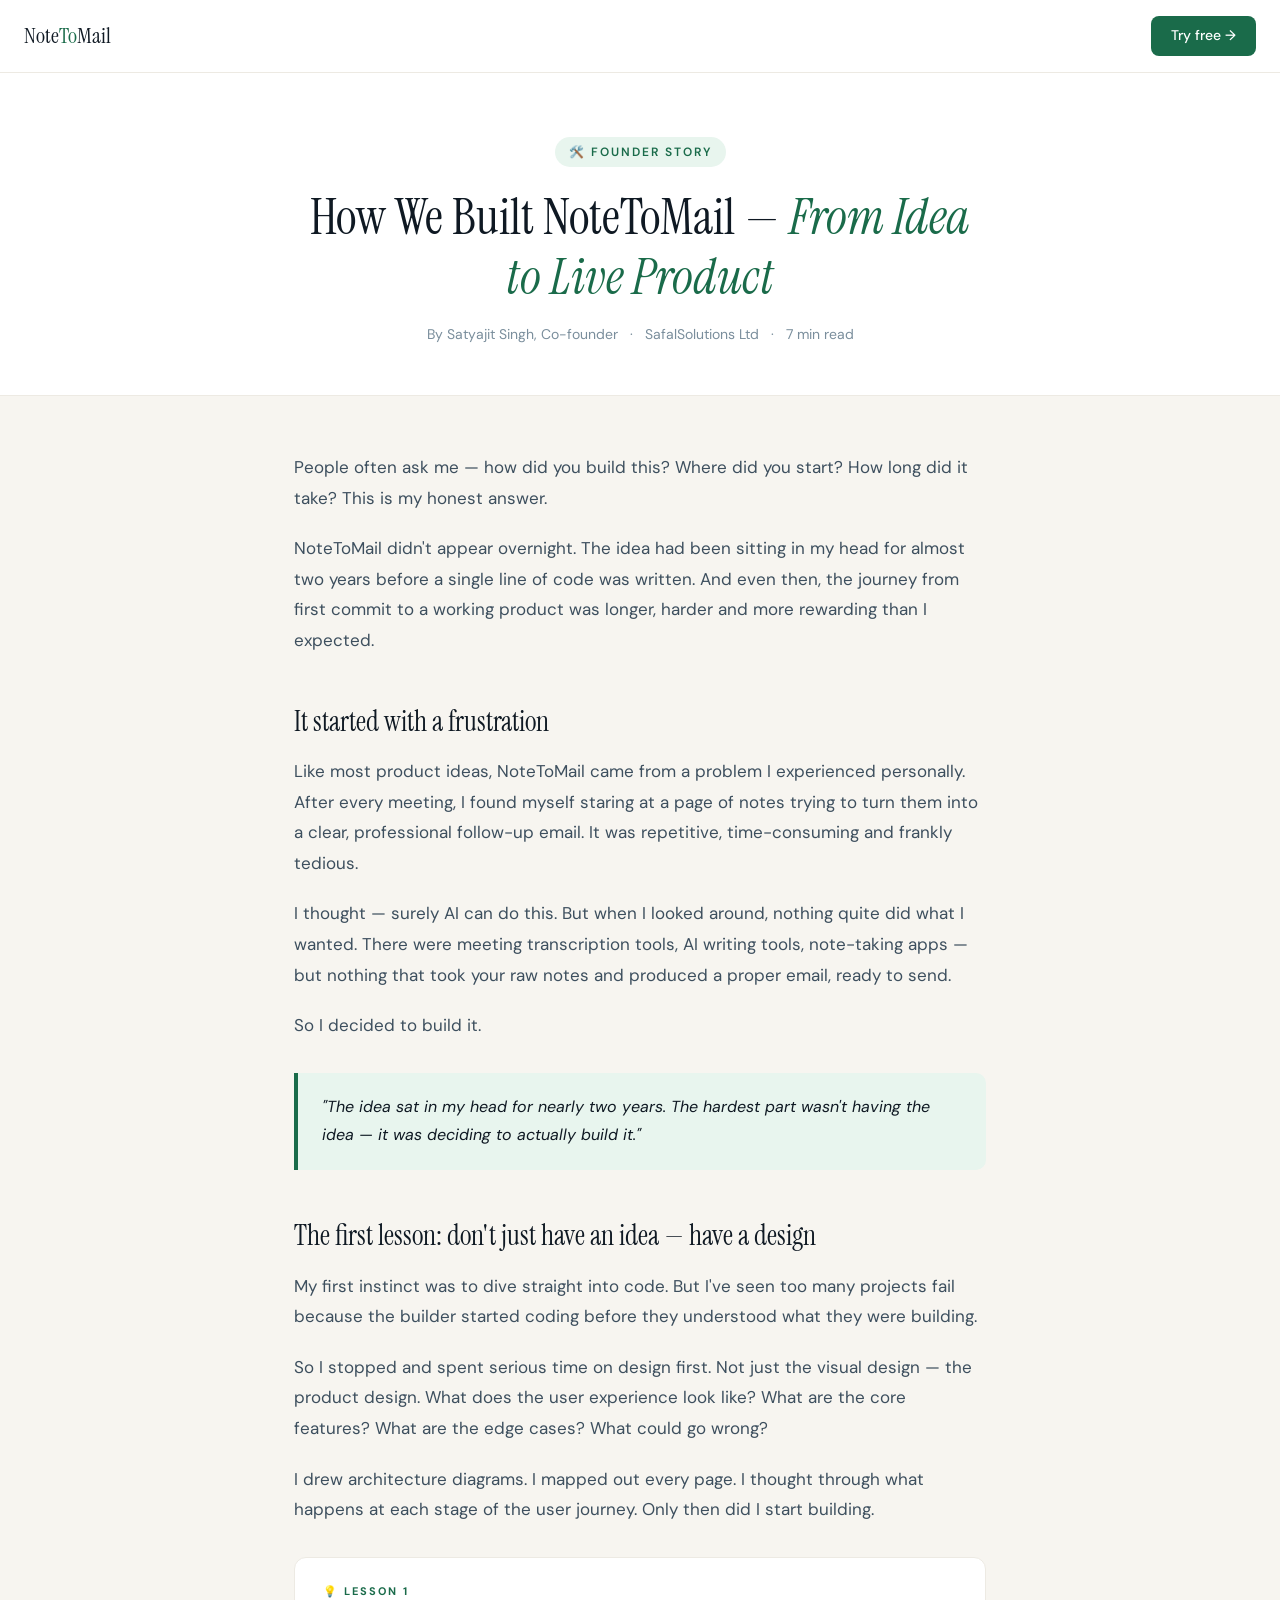
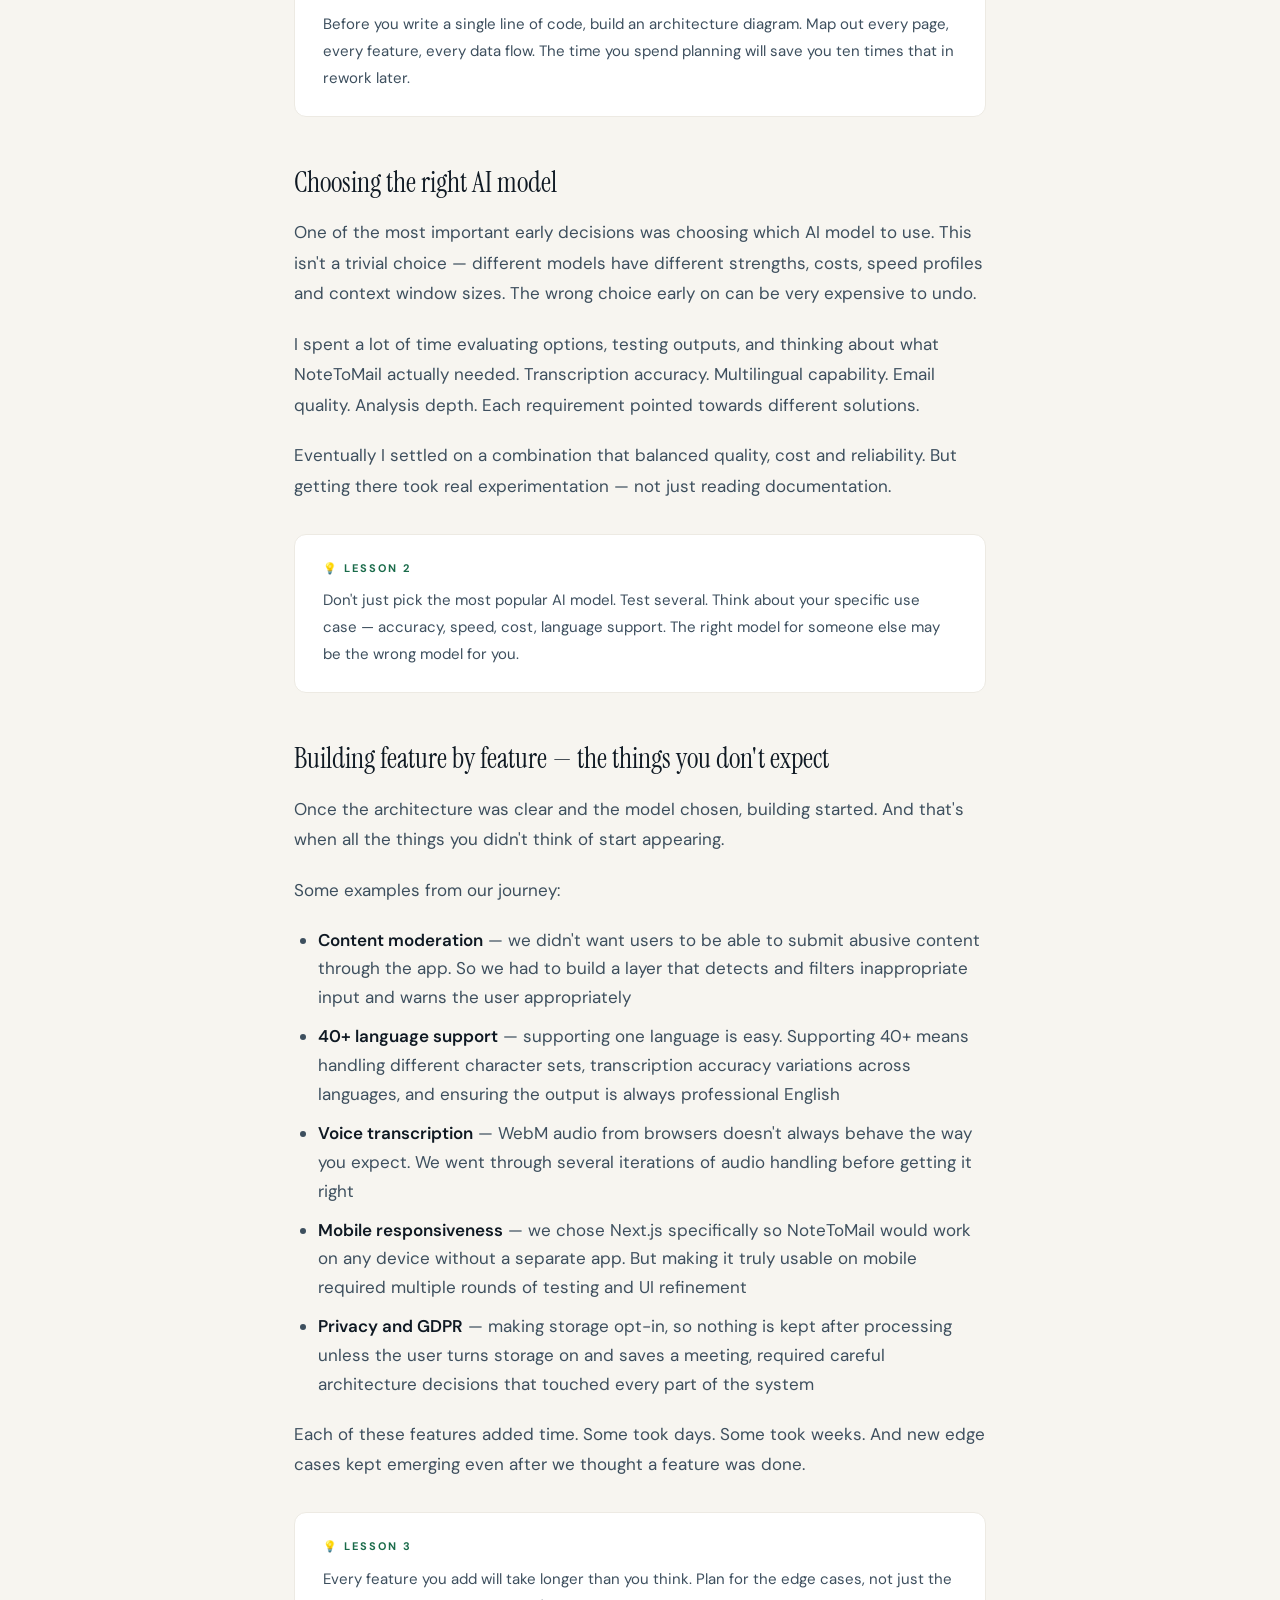
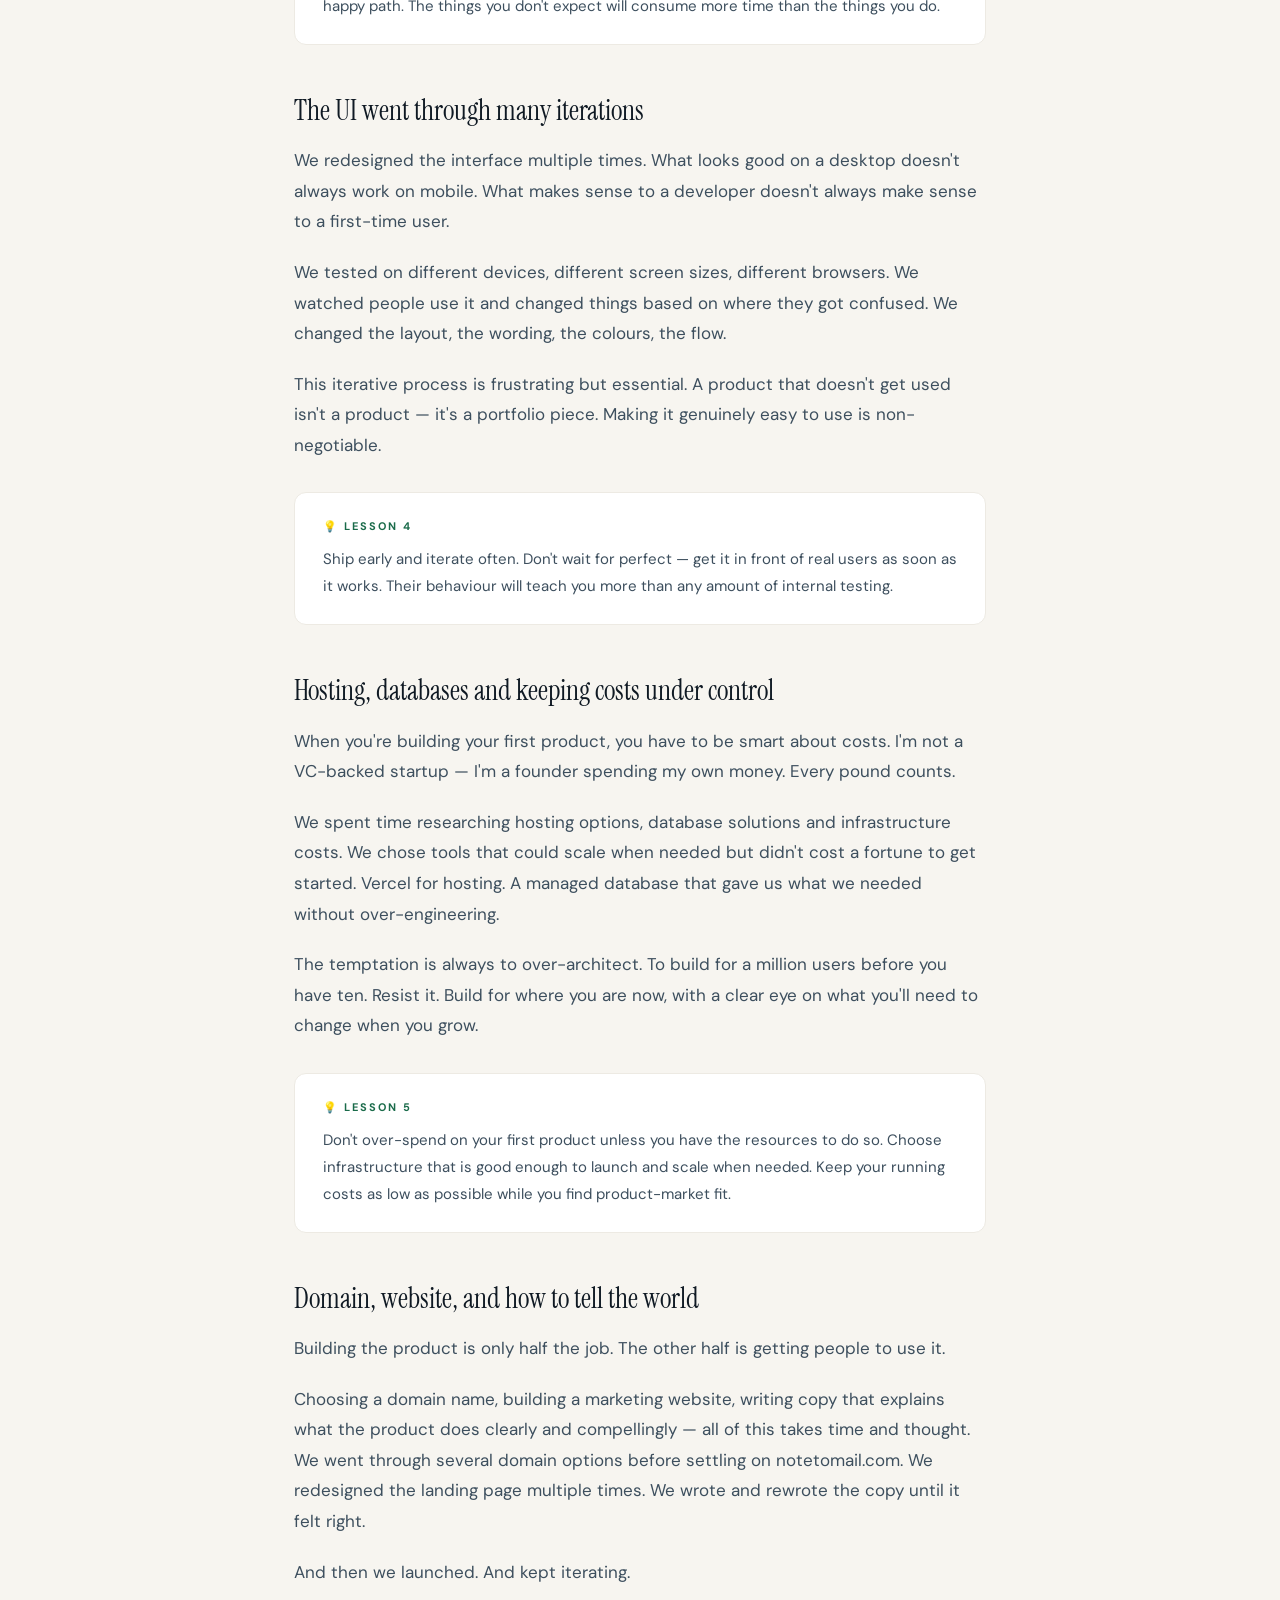
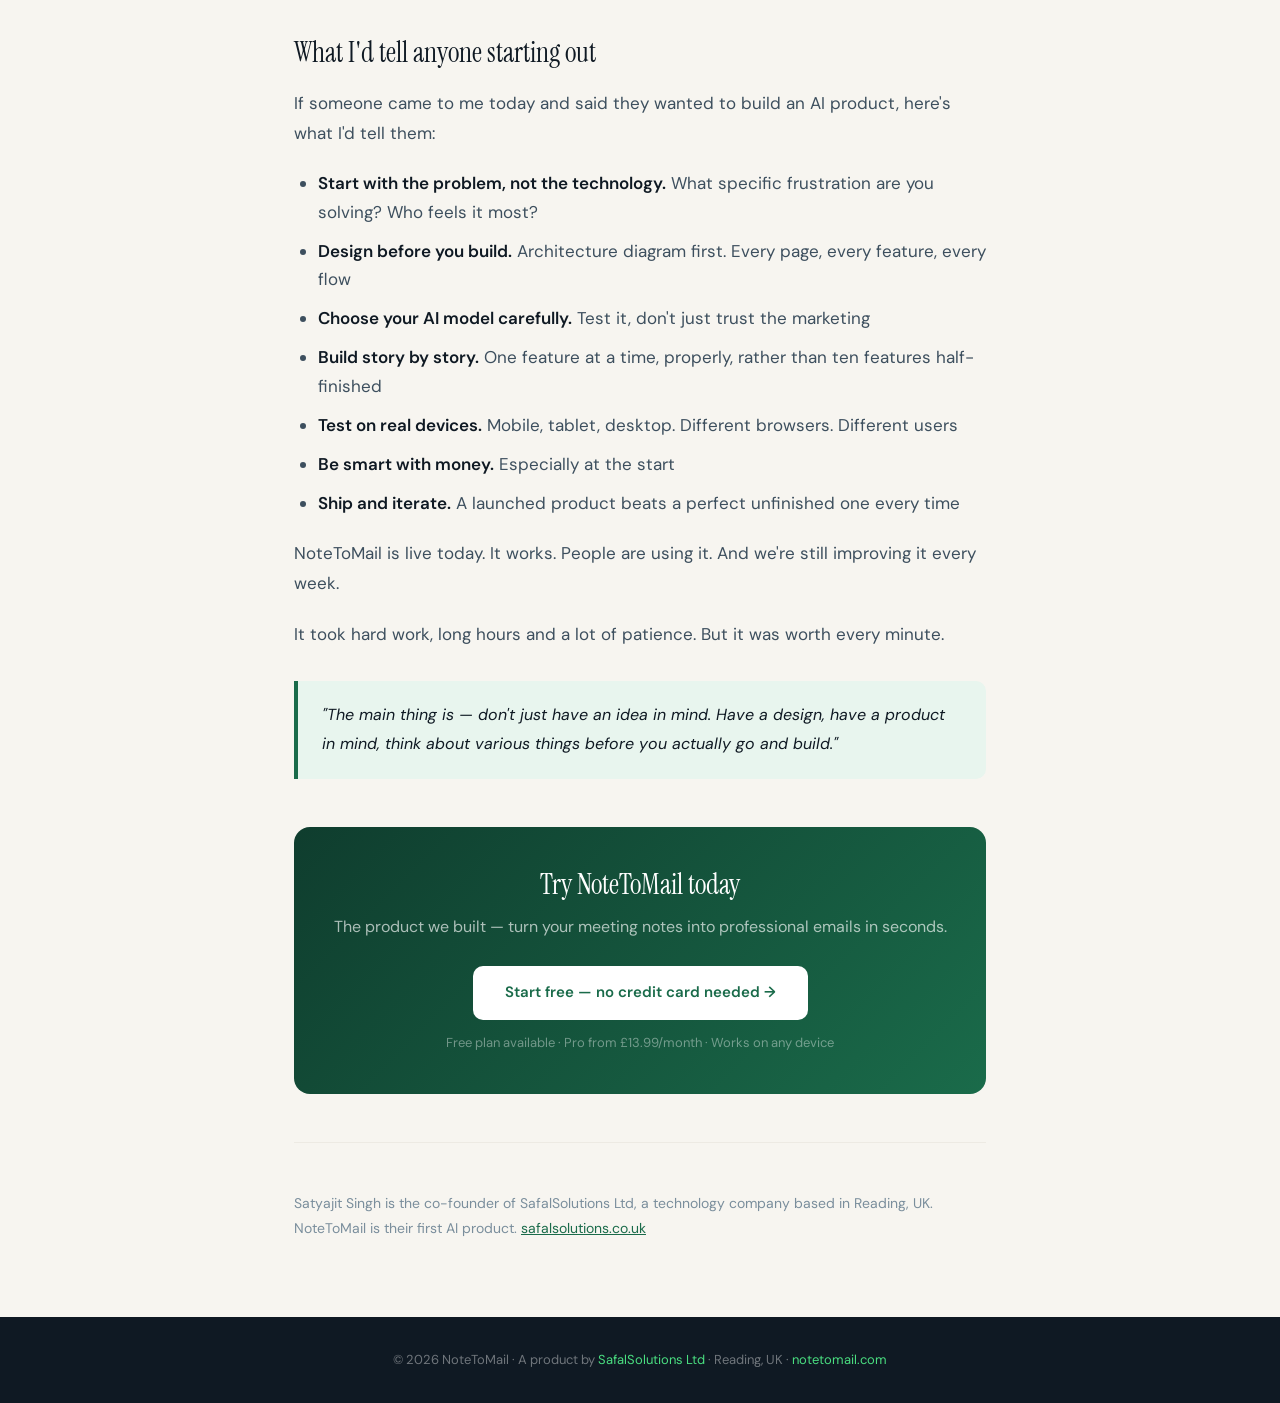
<file: blog/how-we-built-notetomail.html>
<!DOCTYPE html>
<html lang="en">
<head>
  <meta charset="UTF-8" />
  <meta name="viewport" content="width=device-width, initial-scale=1.0" />
  <title>How We Built NoteToMail — A Founder's Story | NoteToMail</title>
  <link rel="canonical" href="https://notetomail.com/blog/how-we-built-notetomail.html" />
  <meta property="og:title" content="How We Built NoteToMail &mdash; A Founder's Story | NoteToMail" />
  <meta property="og:description" content="The real story of how NoteToMail was built, from a two-year-old idea to a live AI product: choosing models, designing the UI and shipping it." />
  <meta property="og:url" content="https://notetomail.com/blog/how-we-built-notetomail.html" />
  <meta property="og:site_name" content="NoteToMail" />
  <meta property="og:type" content="article" />
  <meta property="og:image" content="https://notetomail.com/og-image.png" />
  <meta property="og:image:width" content="1200" />
  <meta property="og:image:height" content="630" />
  <meta name="twitter:card" content="summary_large_image" />
  <meta name="twitter:title" content="How We Built NoteToMail &mdash; A Founder's Story | NoteToMail" />
  <meta name="twitter:description" content="The real story of how NoteToMail was built, from a two-year-old idea to a live AI product: choosing models, designing the UI and shipping it." />
  <meta name="twitter:image" content="https://notetomail.com/og-image.png" />
  <meta name="description" content="The real story of how NoteToMail was built, from a two-year-old idea to a live AI product: choosing models, designing the UI and shipping it.">
  <meta name="keywords" content="how to build an AI product, founder story, NoteToMail, AI app development, Next.js, build AI startup">
  <link href="https://fonts.googleapis.com/css2?family=Instrument+Serif:ital@0;1&family=DM+Sans:wght@300;400;500;600&display=swap" rel="stylesheet">
  <!---linkedln-->
  <script type="text/javascript">
  _linkedin_partner_id = "8895330";
  window._linkedin_data_partner_ids = window._linkedin_data_partner_ids || [];
  window._linkedin_data_partner_ids.push(_linkedin_partner_id);
  </script><script type="text/javascript">
  (function(l) {
  if (!l){window.lintrk = function(a,b){window.lintrk.q.push([a,b])};
  window.lintrk.q=[]}
  var s = document.getElementsByTagName("script")[0];
  var b = document.createElement("script");
  b.type = "text/javascript";b.async = true;
  b.src = "https://snap.licdn.com/li.lms-analytics/insight.min.js";
  s.parentNode.insertBefore(b, s);})(window.lintrk);
  </script>
  <noscript>
  <img height="1" width="1" style="display:none;" alt="" src="https://px.ads.linkedin.com/collect/?pid=8895330&fmt=gif" />
  </noscript>
  <style>
    :root {
      --ink: #0f1923;
      --ink-soft: #3d4f5e;
      --ink-muted: #7a8e9c;
      --paper: #f7f5f0;
      --paper-warm: #edeae3;
      --accent: #1a6b4a;
      --accent-lt: #e8f5ee;
      --white: #ffffff;
    }

    * { margin: 0; padding: 0; box-sizing: border-box; }

    body {
      font-family: 'DM Sans', sans-serif;
      background: var(--paper);
      color: var(--ink);
      line-height: 1.7;
    }

    nav {
      background: var(--white);
      border-bottom: 1px solid var(--paper-warm);
      padding: 16px 24px;
      display: flex;
      align-items: center;
      justify-content: space-between;
    }
    .nav-brand {
      font-family: 'Instrument Serif', serif;
      font-size: 22px;
      color: var(--ink);
      text-decoration: none;
    }
    .nav-brand span { color: var(--accent); }
    .nav-cta {
      background: var(--accent);
      color: white;
      padding: 8px 20px;
      border-radius: 8px;
      text-decoration: none;
      font-size: 14px;
      font-weight: 500;
    }

    .hero {
      background: var(--white);
      border-bottom: 1px solid var(--paper-warm);
      padding: 64px 24px 48px;
      text-align: center;
    }
    .hero-tag {
      display: inline-block;
      background: var(--accent-lt);
      color: var(--accent);
      font-size: 12px;
      font-weight: 600;
      letter-spacing: 2px;
      text-transform: uppercase;
      padding: 5px 14px;
      border-radius: 20px;
      margin-bottom: 20px;
    }
    .hero h1 {
      font-family: 'Instrument Serif', serif;
      font-size: clamp(30px, 5vw, 50px);
      font-weight: 400;
      line-height: 1.2;
      color: var(--ink);
      max-width: 700px;
      margin: 0 auto 16px;
    }
    .hero h1 em { font-style: italic; color: var(--accent); }
    .hero-meta {
      font-size: 14px;
      color: var(--ink-muted);
      margin-top: 16px;
    }
    .hero-meta span { margin: 0 8px; }

    .article-wrap {
      max-width: 740px;
      margin: 0 auto;
      padding: 56px 24px;
    }

    .article-wrap h2 {
      font-family: 'Instrument Serif', serif;
      font-size: 28px;
      font-weight: 400;
      color: var(--ink);
      margin: 48px 0 16px;
      line-height: 1.3;
    }

    .article-wrap h3 {
      font-size: 18px;
      font-weight: 600;
      color: var(--ink);
      margin: 32px 0 12px;
    }

    .article-wrap p {
      font-size: 17px;
      color: var(--ink-soft);
      margin-bottom: 20px;
      line-height: 1.8;
    }

    .article-wrap ul {
      margin: 0 0 20px 24px;
    }

    .article-wrap li {
      font-size: 17px;
      color: var(--ink-soft);
      margin-bottom: 10px;
      line-height: 1.7;
    }

    .article-wrap strong {
      color: var(--ink);
      font-weight: 600;
    }

    .callout {
      background: var(--accent-lt);
      border-left: 4px solid var(--accent);
      border-radius: 0 10px 10px 0;
      padding: 20px 24px;
      margin: 32px 0;
    }
    .callout p {
      color: var(--ink);
      margin: 0;
      font-size: 16px;
      font-style: italic;
    }

    .lesson {
      background: var(--white);
      border: 1px solid var(--paper-warm);
      border-radius: 12px;
      padding: 24px 28px;
      margin: 32px 0;
    }
    .lesson-label {
      font-size: 11px;
      font-weight: 700;
      letter-spacing: 2px;
      text-transform: uppercase;
      color: var(--accent);
      margin-bottom: 10px;
      display: block;
    }
    .lesson p {
      font-size: 15px;
      color: var(--ink-soft);
      margin: 0;
    }

    hr {
      border: none;
      border-top: 1px solid var(--paper-warm);
      margin: 48px 0;
    }

    .cta-banner {
      background: linear-gradient(135deg, #0f3d2e, #1a6b4a);
      border-radius: 16px;
      padding: 40px 36px;
      margin: 48px 0;
      text-align: center;
      color: white;
    }
    .cta-banner h2 {
      font-family: 'Instrument Serif', serif;
      font-size: 28px;
      font-weight: 400;
      color: white;
      margin: 0 0 10px;
    }
    .cta-banner p {
      color: rgba(255,255,255,0.65);
      font-size: 16px;
      margin: 0 0 24px;
    }
    .cta-banner a {
      background: white;
      color: var(--accent);
      padding: 14px 32px;
      border-radius: 10px;
      text-decoration: none;
      font-weight: 600;
      font-size: 15px;
      display: inline-block;
    }
    .cta-banner .sub {
      font-size: 13px;
      color: rgba(255,255,255,0.4);
      margin: 12px 0 0;
    }

    footer {
      background: var(--ink);
      color: rgba(255,255,255,0.4);
      text-align: center;
      padding: 32px 24px;
      font-size: 13px;
    }
    footer a { color: #4ade80; text-decoration: none; }

    @media (max-width: 600px) {
      .hero { padding: 40px 20px 32px; }
      .article-wrap { padding: 40px 20px; }
      .cta-banner { padding: 28px 20px; }
    }
  </style>
</head>
<body>

  <nav>
    <a href="https://notetomail.com" class="nav-brand">Note<span>To</span>Mail</a>
    <a href="https://app.notetomail.com/signup" class="nav-cta">Try free →</a>
  </nav>

  <div class="hero">
    <div class="hero-tag">🛠️ Founder Story</div>
    <h1>How We Built NoteToMail — <em>From Idea to Live Product</em></h1>
    <div class="hero-meta">
      By Satyajit Singh, Co-founder <span>·</span> SafalSolutions Ltd <span>·</span> 7 min read
    </div>
  </div>

  <div class="article-wrap">

    <p>People often ask me — how did you build this? Where did you start? How long did it take? This is my honest answer.</p>

    <p>NoteToMail didn't appear overnight. The idea had been sitting in my head for almost two years before a single line of code was written. And even then, the journey from first commit to a working product was longer, harder and more rewarding than I expected.</p>

    <h2>It started with a frustration</h2>

    <p>Like most product ideas, NoteToMail came from a problem I experienced personally. After every meeting, I found myself staring at a page of notes trying to turn them into a clear, professional follow-up email. It was repetitive, time-consuming and frankly tedious.</p>

    <p>I thought — surely AI can do this. But when I looked around, nothing quite did what I wanted. There were meeting transcription tools, AI writing tools, note-taking apps — but nothing that took your raw notes and produced a proper email, ready to send.</p>

    <p>So I decided to build it.</p>

    <div class="callout">
      <p>"The idea sat in my head for nearly two years. The hardest part wasn't having the idea — it was deciding to actually build it."</p>
    </div>

    <h2>The first lesson: don't just have an idea — have a design</h2>

    <p>My first instinct was to dive straight into code. But I've seen too many projects fail because the builder started coding before they understood what they were building.</p>

    <p>So I stopped and spent serious time on design first. Not just the visual design — the product design. What does the user experience look like? What are the core features? What are the edge cases? What could go wrong?</p>

    <p>I drew architecture diagrams. I mapped out every page. I thought through what happens at each stage of the user journey. Only then did I start building.</p>

    <div class="lesson">
      <span class="lesson-label">💡 Lesson 1</span>
      <p>Before you write a single line of code, build an architecture diagram. Map out every page, every feature, every data flow. The time you spend planning will save you ten times that in rework later.</p>
    </div>

    <h2>Choosing the right AI model</h2>

    <p>One of the most important early decisions was choosing which AI model to use. This isn't a trivial choice — different models have different strengths, costs, speed profiles and context window sizes. The wrong choice early on can be very expensive to undo.</p>

    <p>I spent a lot of time evaluating options, testing outputs, and thinking about what NoteToMail actually needed. Transcription accuracy. Multilingual capability. Email quality. Analysis depth. Each requirement pointed towards different solutions.</p>

    <p>Eventually I settled on a combination that balanced quality, cost and reliability. But getting there took real experimentation — not just reading documentation.</p>

    <div class="lesson">
      <span class="lesson-label">💡 Lesson 2</span>
      <p>Don't just pick the most popular AI model. Test several. Think about your specific use case — accuracy, speed, cost, language support. The right model for someone else may be the wrong model for you.</p>
    </div>

    <h2>Building feature by feature — the things you don't expect</h2>

    <p>Once the architecture was clear and the model chosen, building started. And that's when all the things you didn't think of start appearing.</p>

    <p>Some examples from our journey:</p>

    <ul>
      <li><strong>Content moderation</strong> — we didn't want users to be able to submit abusive content through the app. So we had to build a layer that detects and filters inappropriate input and warns the user appropriately</li>
      <li><strong>40+ language support</strong> — supporting one language is easy. Supporting 40+ means handling different character sets, transcription accuracy variations across languages, and ensuring the output is always professional English</li>
      <li><strong>Voice transcription</strong> — WebM audio from browsers doesn't always behave the way you expect. We went through several iterations of audio handling before getting it right</li>
      <li><strong>Mobile responsiveness</strong> — we chose Next.js specifically so NoteToMail would work on any device without a separate app. But making it truly usable on mobile required multiple rounds of testing and UI refinement</li>
      <li><strong>Privacy and GDPR</strong> &mdash; making storage opt-in, so nothing is kept after processing unless the user turns storage on and saves a meeting, required careful architecture decisions that touched every part of the system</li>
    </ul>

    <p>Each of these features added time. Some took days. Some took weeks. And new edge cases kept emerging even after we thought a feature was done.</p>

    <div class="lesson">
      <span class="lesson-label">💡 Lesson 3</span>
      <p>Every feature you add will take longer than you think. Plan for the edge cases, not just the happy path. The things you don't expect will consume more time than the things you do.</p>
    </div>

    <h2>The UI went through many iterations</h2>

    <p>We redesigned the interface multiple times. What looks good on a desktop doesn't always work on mobile. What makes sense to a developer doesn't always make sense to a first-time user.</p>

    <p>We tested on different devices, different screen sizes, different browsers. We watched people use it and changed things based on where they got confused. We changed the layout, the wording, the colours, the flow.</p>

    <p>This iterative process is frustrating but essential. A product that doesn't get used isn't a product — it's a portfolio piece. Making it genuinely easy to use is non-negotiable.</p>

    <div class="lesson">
      <span class="lesson-label">💡 Lesson 4</span>
      <p>Ship early and iterate often. Don't wait for perfect — get it in front of real users as soon as it works. Their behaviour will teach you more than any amount of internal testing.</p>
    </div>

    <h2>Hosting, databases and keeping costs under control</h2>

    <p>When you're building your first product, you have to be smart about costs. I'm not a VC-backed startup — I'm a founder spending my own money. Every pound counts.</p>

    <p>We spent time researching hosting options, database solutions and infrastructure costs. We chose tools that could scale when needed but didn't cost a fortune to get started. Vercel for hosting. A managed database that gave us what we needed without over-engineering.</p>

    <p>The temptation is always to over-architect. To build for a million users before you have ten. Resist it. Build for where you are now, with a clear eye on what you'll need to change when you grow.</p>

    <div class="lesson">
      <span class="lesson-label">💡 Lesson 5</span>
      <p>Don't over-spend on your first product unless you have the resources to do so. Choose infrastructure that is good enough to launch and scale when needed. Keep your running costs as low as possible while you find product-market fit.</p>
    </div>

    <h2>Domain, website, and how to tell the world</h2>

    <p>Building the product is only half the job. The other half is getting people to use it.</p>

    <p>Choosing a domain name, building a marketing website, writing copy that explains what the product does clearly and compellingly — all of this takes time and thought. We went through several domain options before settling on notetomail.com. We redesigned the landing page multiple times. We wrote and rewrote the copy until it felt right.</p>

    <p>And then we launched. And kept iterating.</p>

    <h2>What I'd tell anyone starting out</h2>

    <p>If someone came to me today and said they wanted to build an AI product, here's what I'd tell them:</p>

    <ul>
      <li><strong>Start with the problem, not the technology.</strong> What specific frustration are you solving? Who feels it most?</li>
      <li><strong>Design before you build.</strong> Architecture diagram first. Every page, every feature, every flow</li>
      <li><strong>Choose your AI model carefully.</strong> Test it, don't just trust the marketing</li>
      <li><strong>Build story by story.</strong> One feature at a time, properly, rather than ten features half-finished</li>
      <li><strong>Test on real devices.</strong> Mobile, tablet, desktop. Different browsers. Different users</li>
      <li><strong>Be smart with money.</strong> Especially at the start</li>
      <li><strong>Ship and iterate.</strong> A launched product beats a perfect unfinished one every time</li>
    </ul>

    <p>NoteToMail is live today. It works. People are using it. And we're still improving it every week.</p>

    <p>It took hard work, long hours and a lot of patience. But it was worth every minute.</p>

    <div class="callout">
      <p>"The main thing is — don't just have an idea in mind. Have a design, have a product in mind, think about various things before you actually go and build."</p>
    </div>

    <div class="cta-banner">
      <h2>Try NoteToMail today</h2>
      <p>The product we built — turn your meeting notes into professional emails in seconds.</p>
      <a href="https://app.notetomail.com/signup">Start free — no credit card needed →</a>
      <div class="sub">Free plan available · Pro from £13.99/month · Works on any device</div>
    </div>

    <hr>

    <p style="font-size:14px;color:var(--ink-muted);">Satyajit Singh is the co-founder of SafalSolutions Ltd, a technology company based in Reading, UK. NoteToMail is their first AI product. <a href="https://safalsolutions.co.uk" style="color:var(--accent)">safalsolutions.co.uk</a></p>

  </div>

  <footer>
    <p>© 2026 NoteToMail · A product by <a href="https://safalsolutions.co.uk">SafalSolutions Ltd</a> · Reading, UK · <a href="https://notetomail.com">notetomail.com</a></p>
  </footer>

</body>
</html>
</file>
<file: assets/site.css>
/* ============================================================
   NoteToMail — shared marketing styles
   Design system extracted from index.html so new pages inherit
   the exact same visual identity.
   ============================================================ */

:root {
  --ink:        #0f1923;
  --ink-soft:   #3d4f5e;
  --ink-muted:  #7a8e9c;
  --paper:      #f7f5f0;
  --paper-warm: #edeae3;
  --accent:     #1a6b4a;
  --accent-lt:  #e8f5ee;
  --accent-mid: #2d9966;
  --gold:       #c8902a;
  --gold-lt:    #fdf3e3;
  --white:      #ffffff;
  --shadow-sm:  0 1px 3px rgba(15,25,35,0.08);
  --shadow-md:  0 4px 16px rgba(15,25,35,0.10);
  --shadow-lg:  0 12px 40px rgba(15,25,35,0.14);
  --r:          10px;
}

*, *::before, *::after { box-sizing: border-box; margin: 0; padding: 0; }

html { scroll-behavior: smooth; }

body {
  font-family: 'DM Sans', sans-serif;
  background: var(--paper);
  color: var(--ink);
  font-size: 16px;
  line-height: 1.65;
  overflow-x: hidden;
}

.serif { font-family: 'Instrument Serif', serif; }
h1, h2, h3 { line-height: 1.2; letter-spacing: -0.02em; }

/* ── Layout ── */
.container { max-width: 1100px; margin: 0 auto; padding: 0 24px; }
.container-narrow { max-width: 800px; margin: 0 auto; padding: 0 24px; }
.section    { padding: 96px 0; }
.section-sm { padding: 64px 0; }
.text-center { text-align: center; }
.text-center .section-sub { margin: 0 auto; }

/* ── Skip link ── */
.skip-link {
  position: absolute; left: -9999px; top: 0;
  background: var(--accent); color: var(--white);
  padding: 10px 18px; border-radius: 0 0 8px 0;
  font-size: 14px; font-weight: 600; text-decoration: none;
  z-index: 200;
}
.skip-link:focus { left: 0; }

/* ── Nav ── */
.site-nav {
  position: sticky; top: 0; z-index: 100;
  padding: 0 24px;
}
/* The translucent blurred bar lives on a pseudo-element rather than on <nav>
   itself: backdrop-filter on the nav clips its own dropdown menus. */
.site-nav::before {
  content: '';
  position: absolute; inset: 0; z-index: -1;
  background: rgba(247,245,240,0.92);
  backdrop-filter: blur(12px);
  border-bottom: 1px solid var(--paper-warm);
}
.nav-inner {
  max-width: 1100px; margin: 0 auto;
  display: flex; align-items: center; justify-content: space-between;
  height: 64px;
}
.nav-logo {
  font-family: 'Instrument Serif', serif;
  font-size: 22px; color: var(--ink);
  text-decoration: none; letter-spacing: -0.01em;
}
.nav-logo span { color: var(--accent); }
.nav-links { display: flex; gap: 28px; list-style: none; align-items: center; }
/* Full-height items so the dropdown anchors to the nav bar, not to the
   short text box, and so there is no hover dead-zone above the menu. */
.nav-links > li { position: relative; display: flex; align-items: center; height: 64px; }
.nav-links a {
  text-decoration: none; color: var(--ink-soft);
  font-size: 14px; font-weight: 500;
  transition: color 0.2s;
}
.nav-links a:hover { color: var(--accent); }
.nav-links a[aria-current="page"] { color: var(--accent); }

/* Dropdown */
.nav-trigger {
  font-family: 'DM Sans', sans-serif;
  background: none; border: none; cursor: pointer;
  color: var(--ink-soft); font-size: 14px; font-weight: 500;
  display: inline-flex; align-items: center; gap: 5px;
  padding: 0; transition: color 0.2s;
}
.nav-trigger:hover, .nav-trigger[aria-expanded="true"] { color: var(--accent); }
.nav-trigger .caret {
  width: 8px; height: 8px; border-right: 1.5px solid currentColor;
  border-bottom: 1.5px solid currentColor; transform: rotate(45deg) translate(-2px,-2px);
  transition: transform 0.2s;
}
.nav-trigger[aria-expanded="true"] .caret { transform: rotate(-135deg) translate(-3px,-3px); }
.nav-menu {
  position: absolute; top: 100%; left: -16px;
  min-width: 268px;
  background: var(--white);
  border: 1px solid var(--paper-warm);
  border-radius: 12px;
  box-shadow: var(--shadow-lg);
  padding: 8px;
  list-style: none;
  display: none;
}
.nav-item-dd[data-open="true"] .nav-menu { display: block; }
.nav-menu li { margin: 0; }
.nav-menu a {
  display: block; padding: 9px 12px; border-radius: 8px;
  color: var(--ink); font-size: 14px; font-weight: 500;
  transition: background 0.15s, color 0.15s;
}
.nav-menu a small {
  display: block; font-size: 12px; font-weight: 400;
  color: var(--ink-muted); line-height: 1.45; margin-top: 1px;
}
.nav-menu a:hover, .nav-menu a:focus-visible { background: var(--accent-lt); color: var(--accent); }
.nav-menu a:hover small, .nav-menu a:focus-visible small { color: var(--ink-soft); }
.nav-menu-label {
  font-size: 10px; font-weight: 700; letter-spacing: 0.09em;
  text-transform: uppercase; color: var(--ink-muted);
  padding: 10px 12px 4px;
}

.nav-cta { display: flex; gap: 12px; align-items: center; }

/* ── Buttons ── */
.btn-ghost {
  font-size: 14px; font-weight: 500;
  color: var(--ink-soft); text-decoration: none;
  padding: 8px 16px; border-radius: 8px;
  transition: background 0.2s, color 0.2s;
}
.btn-ghost:hover { background: var(--paper-warm); color: var(--ink); }
.btn-primary {
  background: var(--accent); color: var(--white);
  font-size: 14px; font-weight: 600; text-decoration: none;
  padding: 10px 22px; border-radius: 8px;
  display: inline-block;
  transition: background 0.2s, transform 0.15s, box-shadow 0.2s;
  box-shadow: 0 2px 8px rgba(26,107,74,0.25);
}
.btn-primary:hover {
  background: var(--accent-mid); transform: translateY(-1px);
  box-shadow: 0 4px 16px rgba(26,107,74,0.3);
}
.btn-primary-lg { font-size: 16px; padding: 14px 32px; border-radius: 10px; }
.btn-outline {
  border: 1.5px solid var(--accent); color: var(--accent);
  font-size: 14px; font-weight: 600; text-decoration: none;
  padding: 10px 22px; border-radius: 8px;
  display: inline-block;
  transition: background 0.2s, color 0.2s;
}
.btn-outline:hover { background: var(--accent-lt); }

:focus-visible {
  outline: 2px solid var(--accent);
  outline-offset: 3px;
  border-radius: 4px;
}

/* ── Hamburger / mobile ── */
.hamburger {
  display: none; flex-direction: column; gap: 5px;
  cursor: pointer; padding: 4px; background: none; border: none;
}
.hamburger span {
  display: block; width: 22px; height: 2px;
  background: var(--ink); border-radius: 2px;
}
.mobile-menu {
  display: none;
  position: fixed; inset: 0; top: 64px;
  background: var(--paper);
  padding: 24px; z-index: 99;
  flex-direction: column; gap: 4px;
  overflow-y: auto;
}
.mobile-menu.open { display: flex; }
.mobile-menu a {
  text-decoration: none; color: var(--ink);
  font-size: 17px; font-weight: 500;
  padding: 11px 0;
  border-bottom: 1px solid var(--paper-warm);
}
.mobile-menu .mm-label {
  font-size: 10px; font-weight: 700; letter-spacing: 0.09em;
  text-transform: uppercase; color: var(--ink-muted);
  padding: 18px 0 6px; border: none;
}

@media (max-width: 900px) {
  .nav-links, .nav-cta { display: none; }
  .hamburger { display: flex; }
}

/* ── Section headings ── */
.section-label {
  display: inline-block;
  font-size: 11px; font-weight: 700; letter-spacing: 0.1em;
  text-transform: uppercase; color: var(--accent);
  margin-bottom: 14px;
}
.section-title {
  font-family: 'Instrument Serif', serif;
  font-size: clamp(28px, 4vw, 42px);
  color: var(--ink); margin-bottom: 16px;
}
.section-sub {
  font-size: 17px; color: var(--ink-soft);
  max-width: 620px; line-height: 1.7; font-weight: 300;
}

/* ── Page hero (interior pages) ── */
.page-hero {
  padding: 72px 0 56px;
  position: relative; overflow: hidden;
}
.page-hero::before {
  content: '';
  position: absolute; inset: 0;
  background:
    radial-gradient(ellipse 60% 50% at 70% 40%, rgba(26,107,74,0.06) 0%, transparent 70%),
    radial-gradient(ellipse 40% 60% at 15% 85%, rgba(200,144,42,0.05) 0%, transparent 60%);
  pointer-events: none;
}
.page-hero .container { position: relative; }
.page-hero h1 {
  font-family: 'Instrument Serif', serif;
  font-size: clamp(34px, 4.8vw, 54px);
  color: var(--ink); margin-bottom: 20px;
  max-width: 18ch;
}
.page-hero h1 em { font-style: italic; color: var(--accent); }
.page-hero .lede {
  font-size: 19px; color: var(--ink-soft);
  line-height: 1.7; font-weight: 300;
  max-width: 60ch; margin-bottom: 32px;
}
.hero-badge {
  display: inline-flex; align-items: center; gap: 8px;
  background: var(--accent-lt); color: var(--accent);
  font-size: 12px; font-weight: 600; letter-spacing: 0.04em;
  text-transform: uppercase;
  padding: 6px 14px; border-radius: 100px;
  margin-bottom: 24px;
  border: 1px solid rgba(26,107,74,0.15);
}
.hero-actions { display: flex; gap: 12px; flex-wrap: wrap; }
.hero-note { margin-top: 16px; font-size: 13px; color: var(--ink-muted); }
.hero-note strong { color: var(--accent); }

/* ── Breadcrumb ── */
.crumbs nav { position: static; z-index: auto; padding: 0; }
.crumbs {
  padding: 18px 0 0;
  font-size: 13px; color: var(--ink-muted);
}
.crumbs ol { list-style: none; display: flex; flex-wrap: wrap; gap: 8px; align-items: center; }
.crumbs a { color: var(--ink-muted); text-decoration: none; }
.crumbs a:hover { color: var(--accent); text-decoration: underline; }
.crumbs li + li::before { content: '/'; margin-right: 8px; color: var(--paper-warm); }

/* ── Prose ── */
.prose h2 {
  font-family: 'Instrument Serif', serif;
  font-size: clamp(26px, 3.4vw, 36px);
  margin: 0 0 16px;
}
.prose h3 { font-size: 19px; margin: 32px 0 10px; }
.prose p { color: var(--ink-soft); line-height: 1.8; margin-bottom: 18px; }
.prose p.big { font-size: 18px; font-weight: 300; }
.prose a { color: var(--accent); text-decoration: underline; text-underline-offset: 3px; }
.prose a:hover { color: var(--accent-mid); }
.prose ul { margin: 0 0 18px 0; padding-left: 0; list-style: none; }
.prose ul li {
  position: relative; padding-left: 26px; margin-bottom: 9px;
  color: var(--ink-soft); line-height: 1.7;
}
.prose ul li::before {
  content: ''; position: absolute; left: 6px; top: 11px;
  width: 6px; height: 6px; border-radius: 50%; background: var(--accent);
}
.prose strong { color: var(--ink); font-weight: 600; }

/* ── Cards ── */
.card-grid { display: grid; gap: 20px; margin-top: 48px; }
.card-grid-2 { grid-template-columns: repeat(2, 1fr); }
.card-grid-3 { grid-template-columns: repeat(3, 1fr); }
.card-grid-4 { grid-template-columns: repeat(4, 1fr); }
.card {
  background: var(--white);
  border: 1px solid var(--paper-warm);
  border-radius: var(--r);
  padding: 28px;
  transition: box-shadow 0.2s, transform 0.2s;
}
.card:hover { box-shadow: var(--shadow-md); transform: translateY(-2px); }
.card-icon {
  width: 44px; height: 44px; border-radius: 10px;
  background: var(--accent-lt);
  display: flex; align-items: center; justify-content: center;
  font-size: 20px; margin-bottom: 16px;
}
.card h3 { font-size: 18px; margin-bottom: 10px; }
.card p { font-size: 14.5px; color: var(--ink-soft); line-height: 1.7; }
.card p + p { margin-top: 10px; }
.card .card-link {
  display: inline-block; margin-top: 14px;
  font-size: 14px; font-weight: 600; color: var(--accent);
  text-decoration: none;
}
.card .card-link:hover { text-decoration: underline; }

@media (max-width: 900px) {
  .card-grid-3, .card-grid-4 { grid-template-columns: repeat(2, 1fr); }
}
@media (max-width: 640px) {
  .card-grid-2, .card-grid-3, .card-grid-4 { grid-template-columns: 1fr; }
}

/* ── Flow diagram (CSS only) ── */
.flow {
  display: flex; align-items: stretch; gap: 12px;
  flex-wrap: nowrap; overflow-x: auto;
  padding: 4px 2px 12px;
  scrollbar-width: thin;
}
.flow-step {
  flex: 1 1 0; min-width: 132px;
  background: var(--white);
  border: 1px solid var(--paper-warm);
  border-radius: var(--r);
  padding: 18px 16px;
  text-align: center;
}
.flow-step .flow-kicker {
  font-size: 10px; font-weight: 700; letter-spacing: 0.08em;
  text-transform: uppercase; color: var(--ink-muted);
  margin-bottom: 6px;
}
.flow-step strong { display: block; font-size: 15px; color: var(--ink); }
.flow-step span { display: block; font-size: 13px; color: var(--ink-soft); margin-top: 5px; line-height: 1.55; }
.flow-step.is-accent {
  background: var(--accent-lt);
  border-color: rgba(26,107,74,0.25);
}
.flow-step.is-accent strong { color: var(--accent); }
.flow-arrow {
  align-self: center; flex: 0 0 auto;
  color: var(--accent); font-size: 20px; line-height: 1;
}
@media (max-width: 820px) {
  .flow { flex-direction: column; overflow-x: visible; }
  .flow-step { min-width: 0; }
  .flow-arrow { transform: rotate(90deg); }
}

/* ── Journey timeline ── */
.journey { display: grid; gap: 0; margin-top: 44px; }
.journey-step {
  display: grid; grid-template-columns: 34px 1fr; gap: 20px;
  padding-bottom: 28px; position: relative;
}
.journey-rail { position: relative; }
.journey-rail::before {
  content: ''; position: absolute; left: 16px; top: 30px; bottom: -6px;
  width: 2px; background: var(--paper-warm);
}
.journey-step:last-child .journey-rail::before { display: none; }
.journey-dot {
  width: 34px; height: 34px; border-radius: 50%;
  background: var(--white); border: 2px solid var(--accent);
  color: var(--accent); font-size: 13px; font-weight: 700;
  display: flex; align-items: center; justify-content: center;
  position: relative; z-index: 1;
}
.journey-step.is-final .journey-dot { background: var(--accent); color: var(--white); }
.journey-body {
  background: var(--white); border: 1px solid var(--paper-warm);
  border-radius: var(--r); padding: 20px 22px;
}
.journey-body h3 { font-size: 16px; margin-bottom: 4px; }
.journey-body .journey-meta {
  font-size: 11px; font-weight: 700; letter-spacing: 0.08em;
  text-transform: uppercase; color: var(--ink-muted); margin-bottom: 8px;
}
.journey-body ul { list-style: none; margin: 0; }
.journey-body li {
  font-size: 14.5px; color: var(--ink-soft); line-height: 1.65;
  padding-left: 20px; position: relative; margin-top: 6px;
}
.journey-body li::before {
  content: ''; position: absolute; left: 4px; top: 10px;
  width: 5px; height: 5px; border-radius: 50%; background: var(--accent-mid);
}
.journey-step.is-final .journey-body {
  background: var(--accent-lt); border-color: rgba(26,107,74,0.22);
}

/* ── Question list ── */
.q-grid {
  display: grid; grid-template-columns: repeat(2, 1fr);
  gap: 12px; margin-top: 36px;
}
.q-item {
  background: var(--white); border: 1px solid var(--paper-warm);
  border-radius: var(--r); padding: 16px 18px;
  font-size: 15px; color: var(--ink); line-height: 1.6;
  display: flex; gap: 12px; align-items: flex-start;
}
.q-item::before { content: '›'; color: var(--accent); font-weight: 700; font-size: 18px; line-height: 1.3; }
@media (max-width: 700px) { .q-grid { grid-template-columns: 1fr; } }

/* ── Dark band ── */
.band-dark { background: var(--ink); color: rgba(255,255,255,0.6); }
.band-dark .section-title, .band-dark h2, .band-dark h3 { color: var(--white); }
.band-dark .section-label { color: rgba(255,255,255,0.45); }
.band-dark .section-sub, .band-dark p { color: rgba(255,255,255,0.6); }
.band-dark .card {
  background: rgba(255,255,255,0.04);
  border-color: rgba(255,255,255,0.08);
}
.band-dark .card:hover { background: rgba(255,255,255,0.07); box-shadow: none; }
.band-dark .card p { color: rgba(255,255,255,0.55); }
.band-dark .card-icon { background: rgba(255,255,255,0.07); }
.band-warm { background: var(--paper-warm); }
.band-white { background: var(--white); }

/* ── Comparison table ── */
.table-wrap { overflow-x: auto; margin-top: 40px; -webkit-overflow-scrolling: touch; }
table.cmp {
  width: 100%; min-width: 560px;
  border-collapse: collapse;
  background: var(--white);
  border: 1px solid var(--paper-warm);
  border-radius: var(--r);
  overflow: hidden;
  font-size: 14.5px;
}
table.cmp th, table.cmp td {
  text-align: left; padding: 14px 18px;
  border-bottom: 1px solid var(--paper-warm);
  vertical-align: top;
}
table.cmp th {
  font-size: 12px; font-weight: 700; letter-spacing: 0.06em;
  text-transform: uppercase; color: var(--ink-muted);
  background: var(--paper);
}
table.cmp td { color: var(--ink-soft); line-height: 1.65; }
table.cmp td:first-child { color: var(--ink); font-weight: 600; }
table.cmp tr:last-child td { border-bottom: none; }

/* ── Callout ── */
.callout {
  background: var(--gold-lt);
  border: 1px solid rgba(200,144,42,0.25);
  border-radius: var(--r);
  padding: 18px 22px;
  font-size: 14.5px; color: var(--ink-soft); line-height: 1.7;
  margin-top: 28px;
}
.callout strong { color: var(--ink); }

/* ── Pill row ── */
.pills { display: flex; flex-wrap: wrap; gap: 8px; margin-top: 22px; }
.pill {
  background: var(--white); border: 1px solid var(--paper-warm);
  border-radius: 100px; padding: 7px 15px;
  font-size: 13.5px; font-weight: 500; color: var(--ink-soft);
}
.pro-badge {
  display: inline-block;
  font-size: 9px; font-weight: 700;
  background: var(--accent); color: white;
  padding: 2px 7px; border-radius: 20px;
  letter-spacing: 1px; text-transform: uppercase;
  vertical-align: middle; margin-left: 6px;
}

/* ── Next links ── */
.next-links { display: grid; grid-template-columns: repeat(3, 1fr); gap: 16px; margin-top: 40px; }
.next-link {
  display: block; text-decoration: none;
  background: var(--white); border: 1px solid var(--paper-warm);
  border-radius: var(--r); padding: 22px;
  transition: box-shadow 0.2s, transform 0.2s, border-color 0.2s;
}
.next-link:hover { box-shadow: var(--shadow-md); transform: translateY(-2px); border-color: rgba(26,107,74,0.3); }
.next-link strong { display: block; font-size: 16px; color: var(--ink); margin-bottom: 6px; }
.next-link span { font-size: 14px; color: var(--ink-soft); line-height: 1.6; }
@media (max-width: 860px) { .next-links { grid-template-columns: 1fr; } }

/* ── FAQ ── */
.faq-list { max-width: 760px; margin: 44px auto 0; }
.faq-item { border-bottom: 1px solid var(--paper-warm); }
.faq-q {
  width: 100%; background: none; border: none;
  display: flex; justify-content: space-between; align-items: center;
  padding: 20px 0; cursor: pointer;
  font-family: 'DM Sans', sans-serif;
  font-size: 16px; font-weight: 500; color: var(--ink);
  text-align: left; gap: 16px;
}
.faq-q:hover { color: var(--accent); }
.faq-icon {
  width: 24px; height: 24px; border-radius: 50%;
  border: 1.5px solid var(--paper-warm);
  display: flex; align-items: center; justify-content: center;
  font-size: 16px; flex-shrink: 0; color: var(--ink-muted);
  transition: transform 0.3s, background 0.2s;
}
.faq-item.open .faq-icon {
  transform: rotate(45deg);
  background: var(--accent-lt); border-color: var(--accent); color: var(--accent);
}
.faq-a { max-height: 0; overflow: hidden; transition: max-height 0.35s ease; }
.faq-a-inner { padding-bottom: 20px; font-size: 15px; color: var(--ink-soft); line-height: 1.75; }
.faq-item.open .faq-a { max-height: 420px; }

/* ── CTA section ── */
.cta-section {
  background: var(--ink);
  padding: 88px 0; text-align: center;
  position: relative; overflow: hidden;
}
.cta-section::before {
  content: '';
  position: absolute; inset: 0;
  background: radial-gradient(ellipse 60% 80% at 50% 50%, rgba(26,107,74,0.15) 0%, transparent 70%);
  pointer-events: none;
}
.cta-section .container { position: relative; }
.cta-section h2 {
  font-family: 'Instrument Serif', serif;
  font-size: clamp(30px, 4.6vw, 46px);
  color: var(--white); margin-bottom: 16px;
}
.cta-section h2 em { font-style: italic; color: var(--accent-mid); }
.cta-section p {
  font-size: 18px; color: rgba(255,255,255,0.6);
  margin-bottom: 36px; font-weight: 300;
  max-width: 60ch; margin-left: auto; margin-right: auto;
}
.cta-section .btn-primary { font-size: 16px; padding: 15px 36px; border-radius: 10px; }
.cta-note { margin-top: 16px; font-size: 13px; color: rgba(255,255,255,0.35); }

/* ── Footer ── */
footer {
  background: var(--ink);
  border-top: 1px solid rgba(255,255,255,0.06);
  padding: 48px 24px 32px;
  color: rgba(255,255,255,0.5);
}
.footer-inner {
  max-width: 1100px; margin: 0 auto;
  display: grid; grid-template-columns: 1.6fr 1fr 1fr 1fr 1fr;
  gap: 36px;
}
.footer-brand .nav-logo { color: var(--white); }
.footer-brand p {
  margin-top: 12px; font-size: 13px;
  color: rgba(255,255,255,0.4); line-height: 1.7;
  max-width: 260px;
}
.footer-tagline {
  margin-top: 12px; font-size: 12px;
  color: rgba(255,255,255,0.3); letter-spacing: 0.02em;
}
.footer-col h2 {
  font-size: 12px; font-weight: 700;
  letter-spacing: 0.08em; text-transform: uppercase;
  color: rgba(255,255,255,0.6); margin-bottom: 16px;
}
.footer-col ul { list-style: none; }
.footer-col li { margin-bottom: 10px; }
.footer-col a {
  text-decoration: none; font-size: 14px;
  color: rgba(255,255,255,0.4);
  transition: color 0.2s;
}
.footer-col a:hover { color: var(--white); }
.footer-bottom {
  max-width: 1100px; margin: 40px auto 0;
  padding-top: 24px; border-top: 1px solid rgba(255,255,255,0.06);
  display: flex; justify-content: space-between; align-items: center;
  flex-wrap: wrap; gap: 12px;
  font-size: 13px; color: rgba(255,255,255,0.3);
}
@media (max-width: 1000px) {
  .footer-inner { grid-template-columns: 1fr 1fr 1fr; }
}
@media (max-width: 640px) {
  .footer-inner { grid-template-columns: 1fr 1fr; }
  .footer-bottom { flex-direction: column; text-align: center; }
}

/* ── Fade-up ── */
.fade-up {
  opacity: 0; transform: translateY(24px);
  transition: opacity 0.6s ease, transform 0.6s ease;
}
.fade-up.visible { opacity: 1; transform: translateY(0); }
.fade-up-d1 { transition-delay: 0.1s; }
.fade-up-d2 { transition-delay: 0.2s; }
.fade-up-d3 { transition-delay: 0.3s; }

@media (prefers-reduced-motion: reduce) {
  html { scroll-behavior: auto; }
  .fade-up { opacity: 1; transform: none; transition: none; }
  *, *::before, *::after { animation-duration: 0.01ms !important; transition-duration: 0.01ms !important; }
}

/* ── Numbered step badge (Journey workflow) ── */
.step-badge {
  width: 30px; height: 30px; border-radius: 50%;
  background: var(--accent); color: var(--white);
  font-size: 13px; font-weight: 700;
  display: flex; align-items: center; justify-content: center;
  margin-bottom: 14px; flex: 0 0 auto;
}
.band-dark .step-badge { background: var(--accent-mid); }

/* ── Free / Pro split table ── */
.tier-grid { display: grid; grid-template-columns: repeat(2, 1fr); gap: 20px; margin-top: 44px; }
.tier {
  background: var(--white); border: 1px solid var(--paper-warm);
  border-radius: var(--r); padding: 28px;
}
.tier.is-pro { border-color: rgba(26,107,74,0.35); }
.tier-head {
  display: flex; align-items: center; gap: 10px; margin-bottom: 6px;
}
.tier-name {
  font-size: 11px; font-weight: 700; letter-spacing: 0.08em;
  text-transform: uppercase; color: var(--accent);
  background: var(--accent-lt); border-radius: 100px; padding: 4px 12px;
}
.tier h3 { font-size: 19px; margin: 10px 0 14px; }
.tier ul { list-style: none; }
.tier li {
  position: relative; padding-left: 26px; margin-bottom: 9px;
  font-size: 14.5px; color: var(--ink-soft); line-height: 1.65;
}
.tier li::before {
  content: '\2713'; position: absolute; left: 4px; top: 0;
  color: var(--accent); font-weight: 700;
}
.tier li strong { color: var(--ink); font-weight: 600; }
@media (max-width: 760px) { .tier-grid { grid-template-columns: 1fr; } }
</file>
